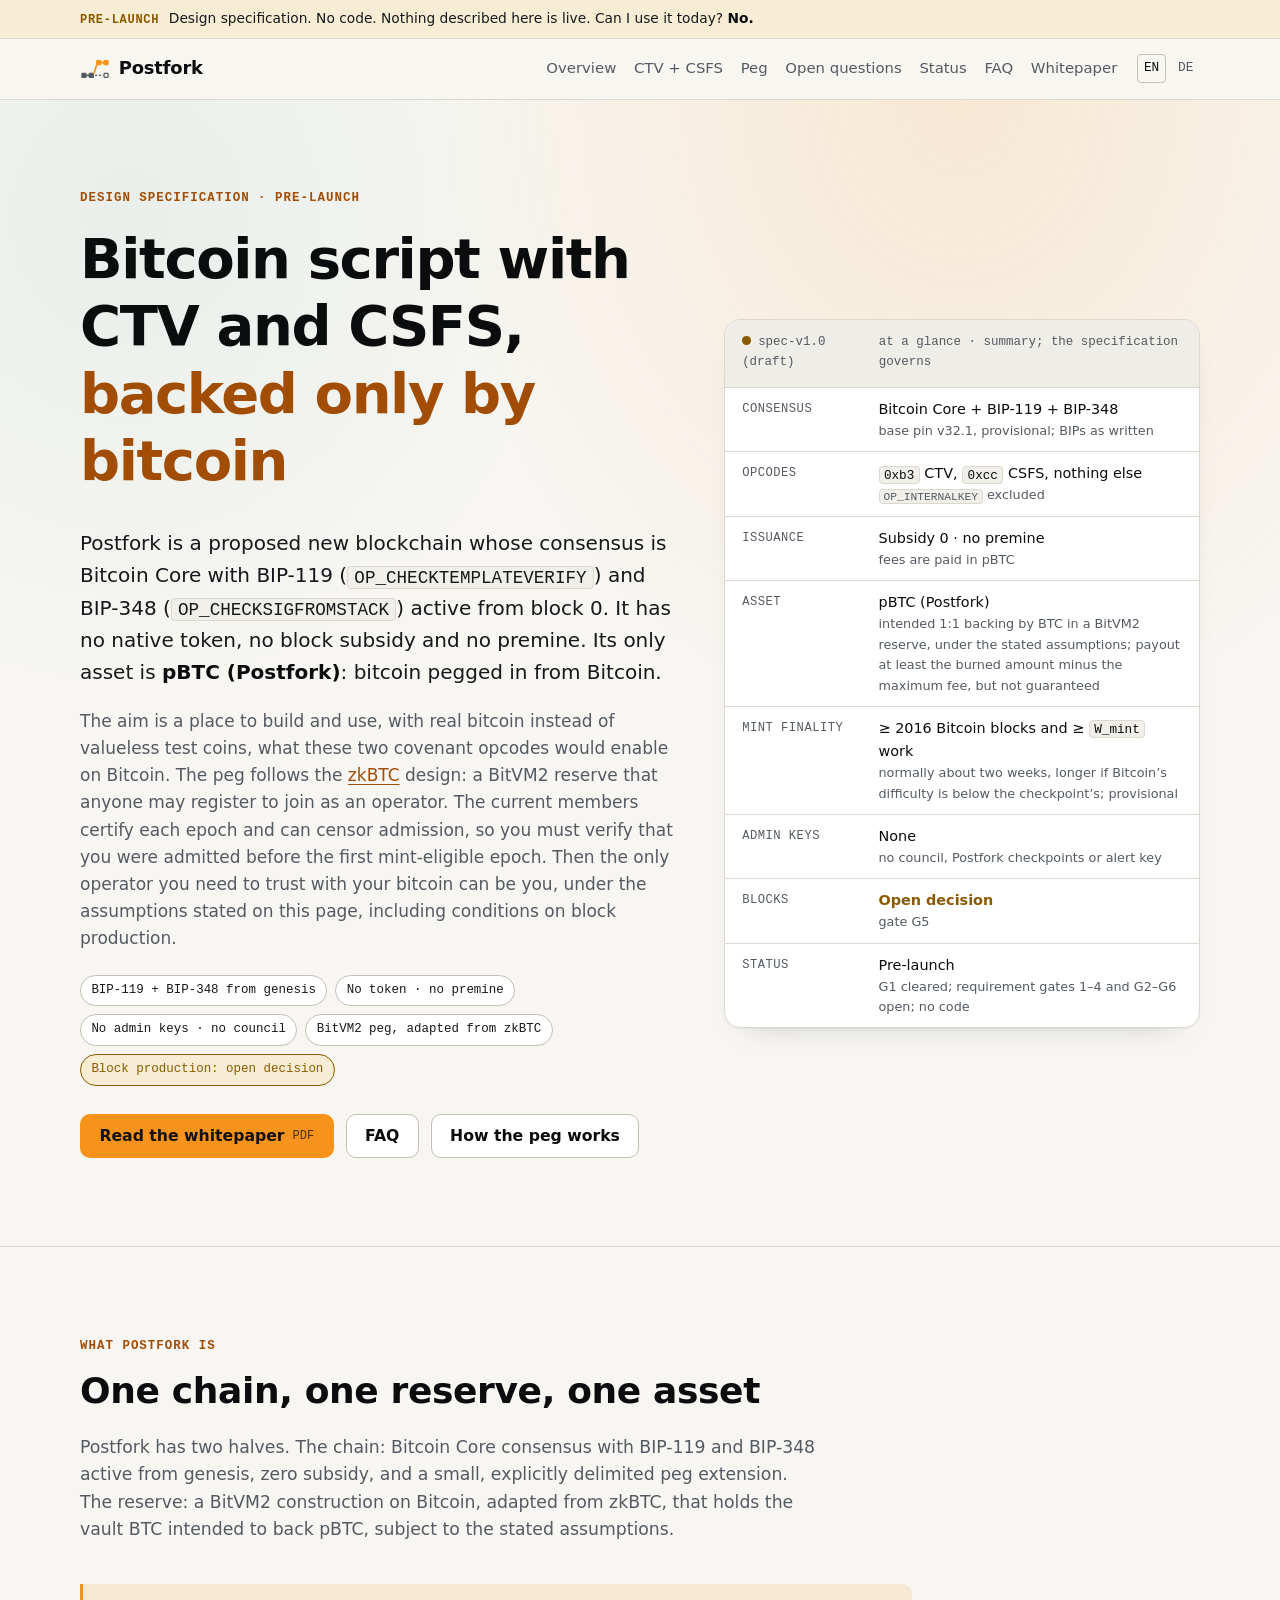
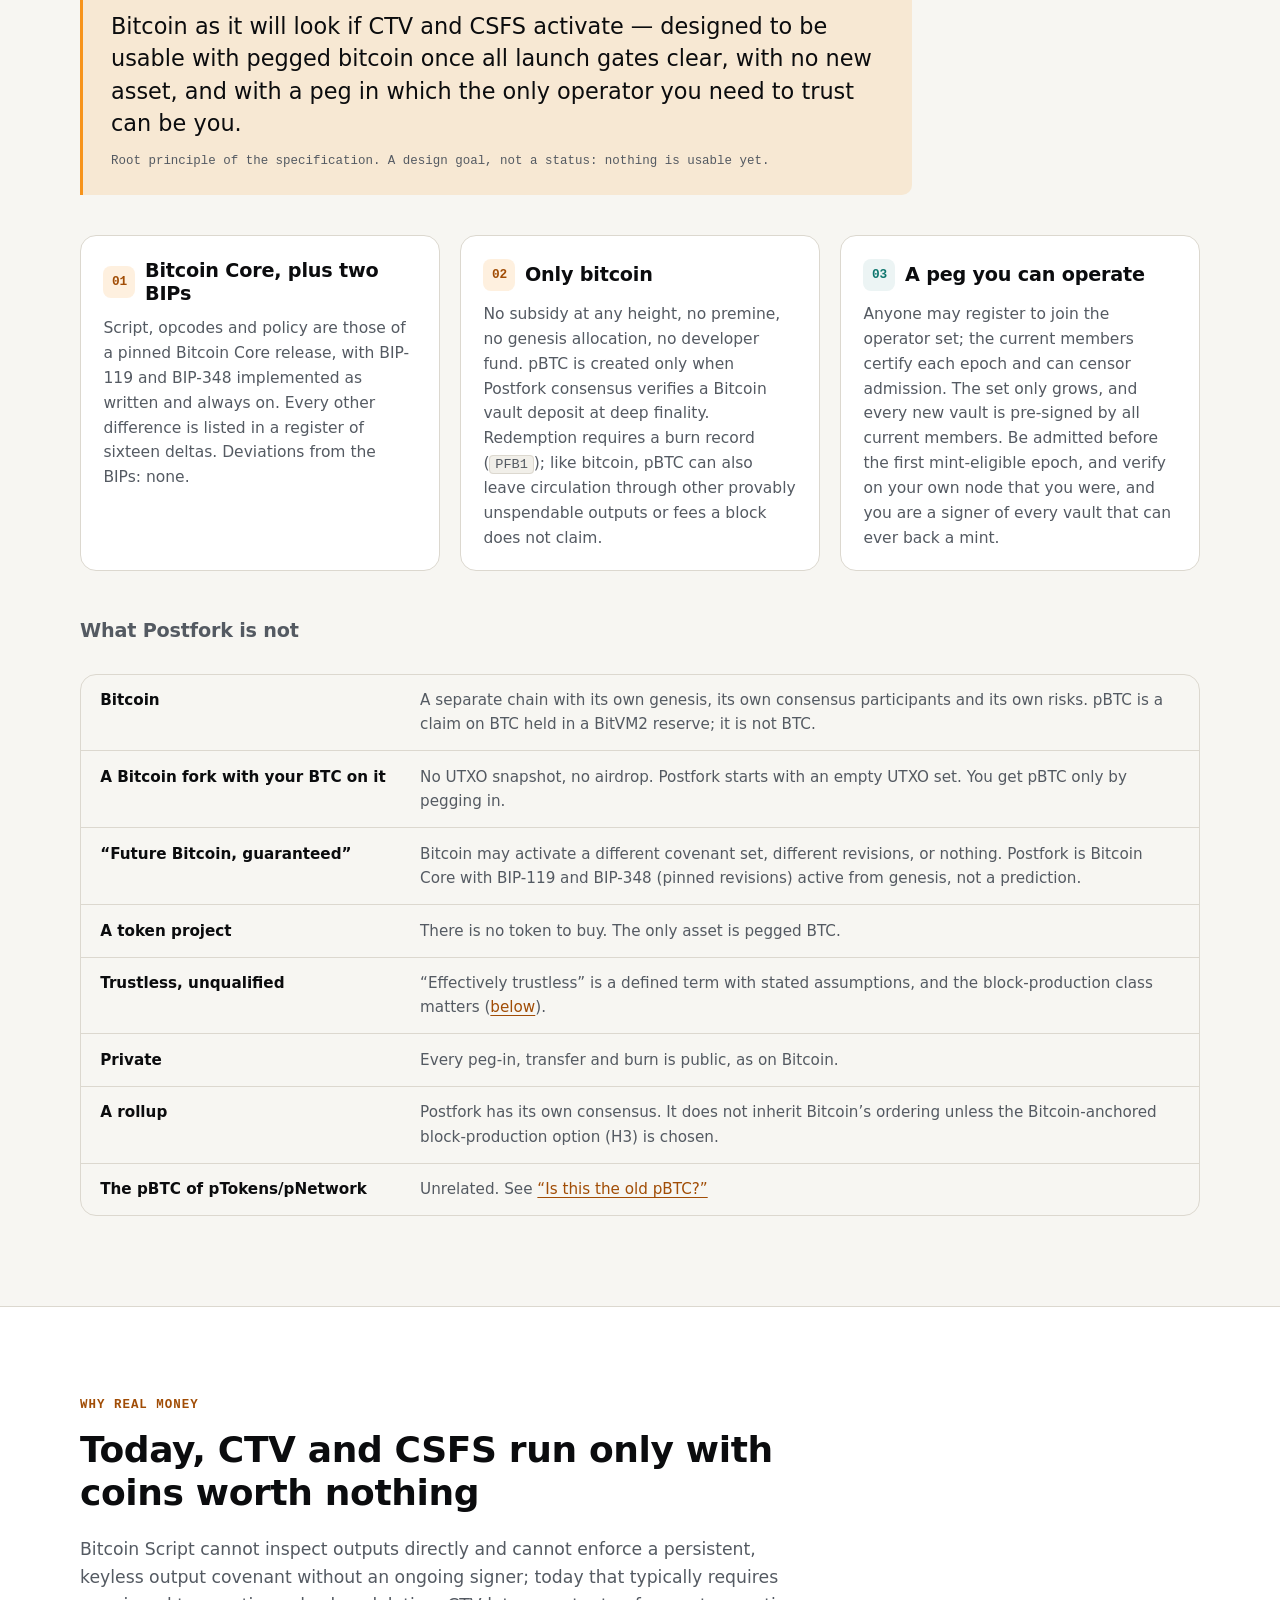
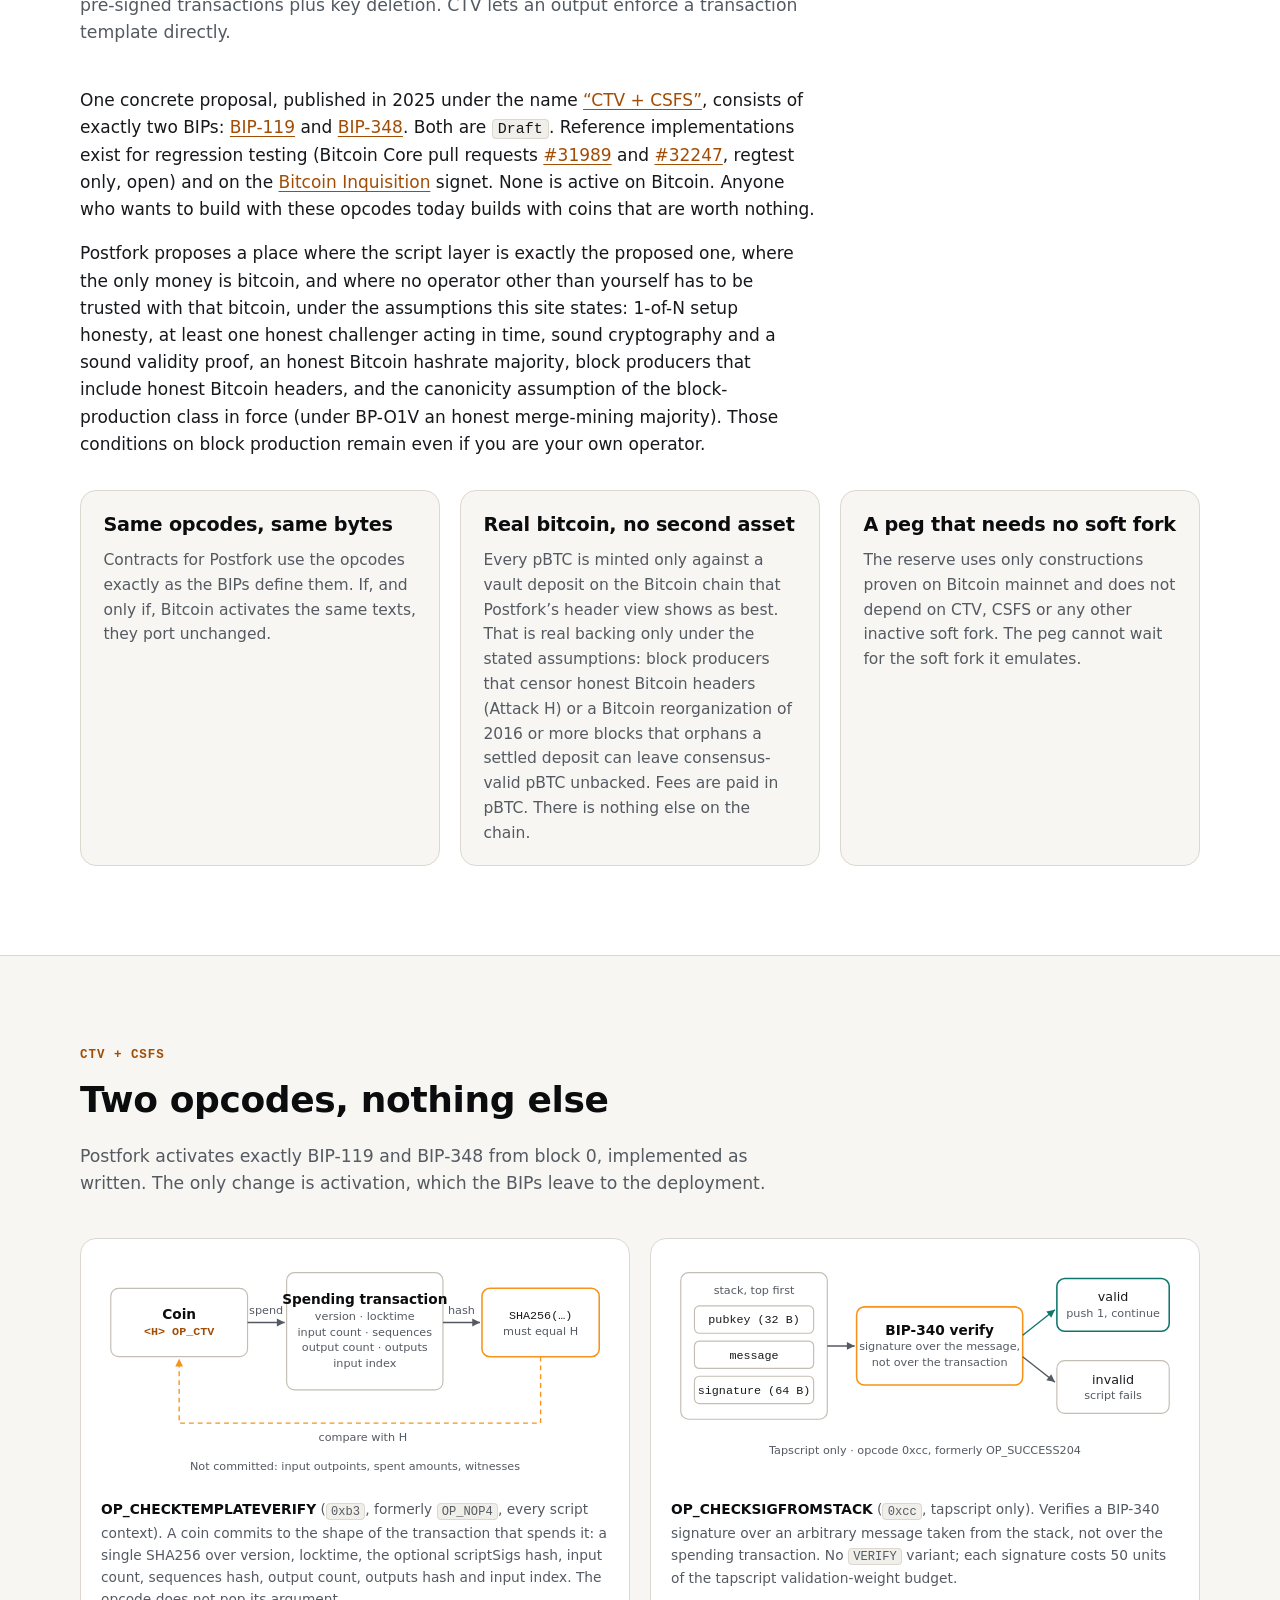
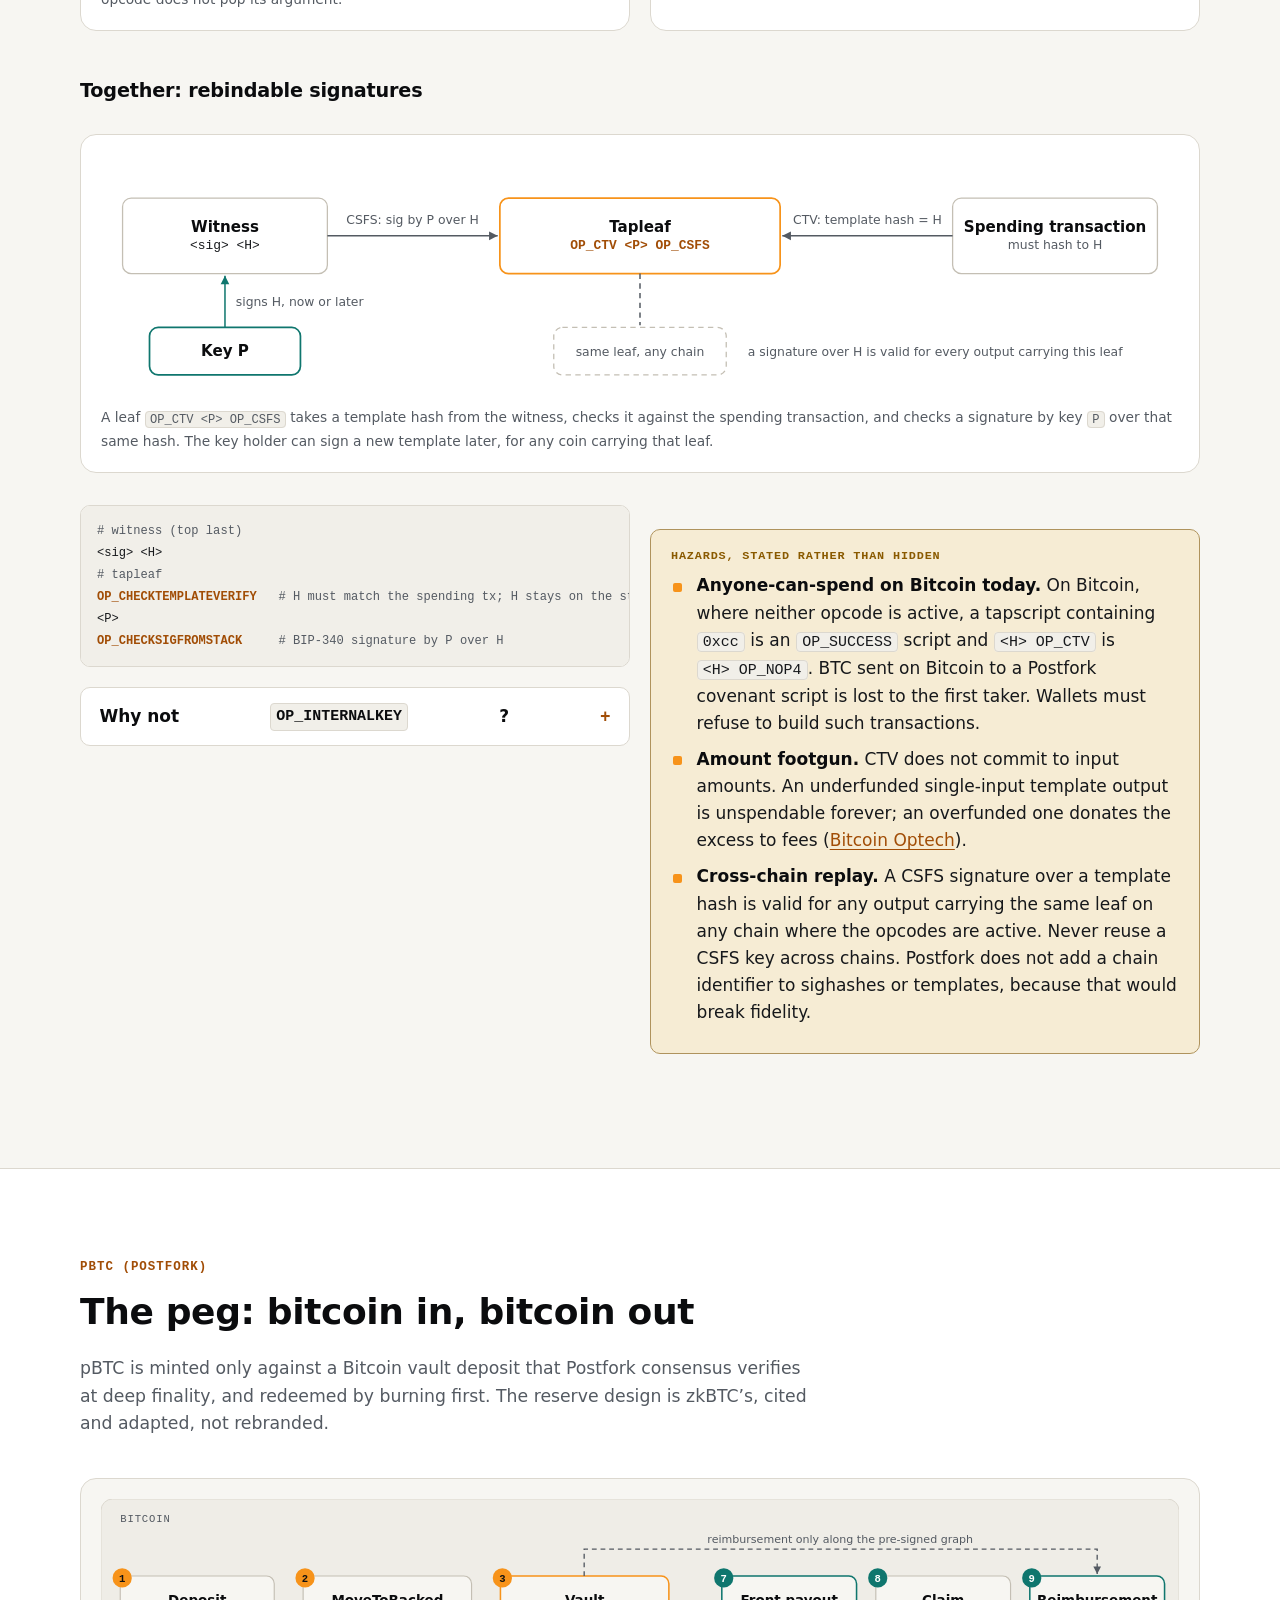
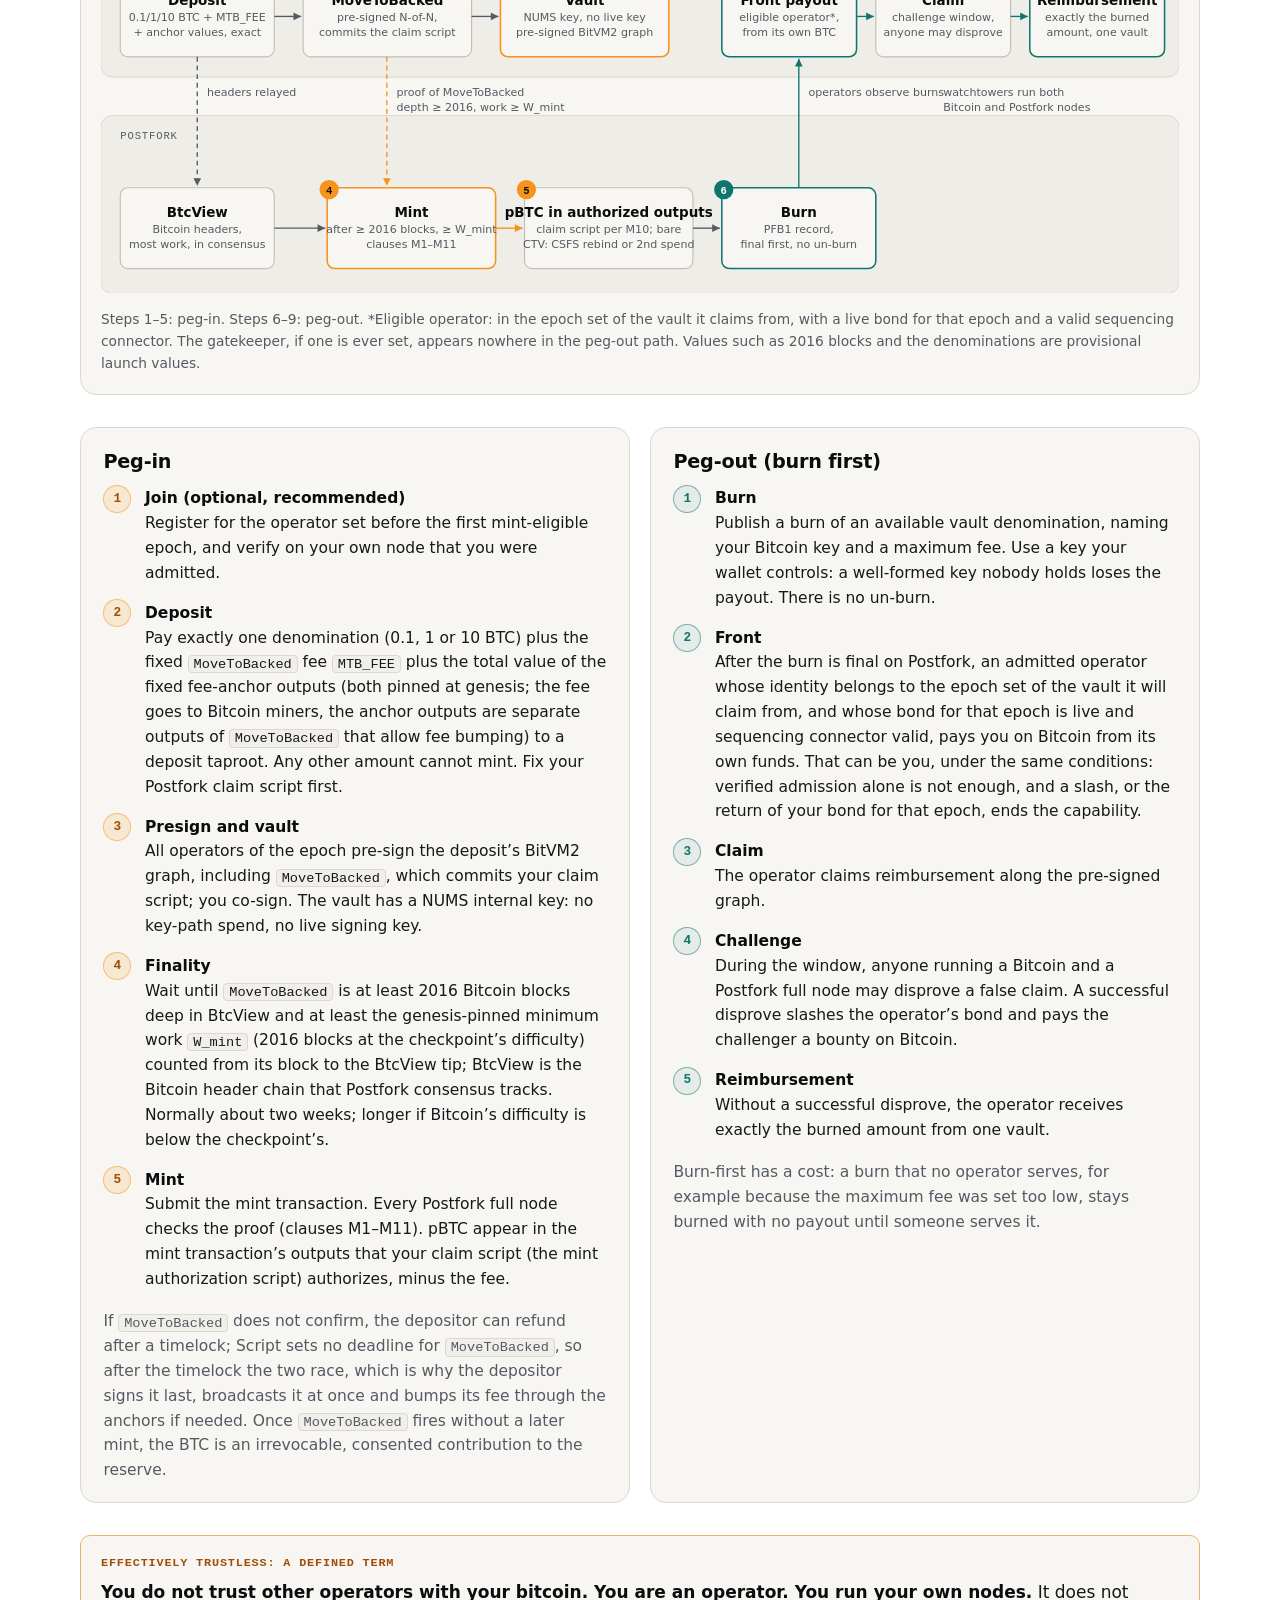
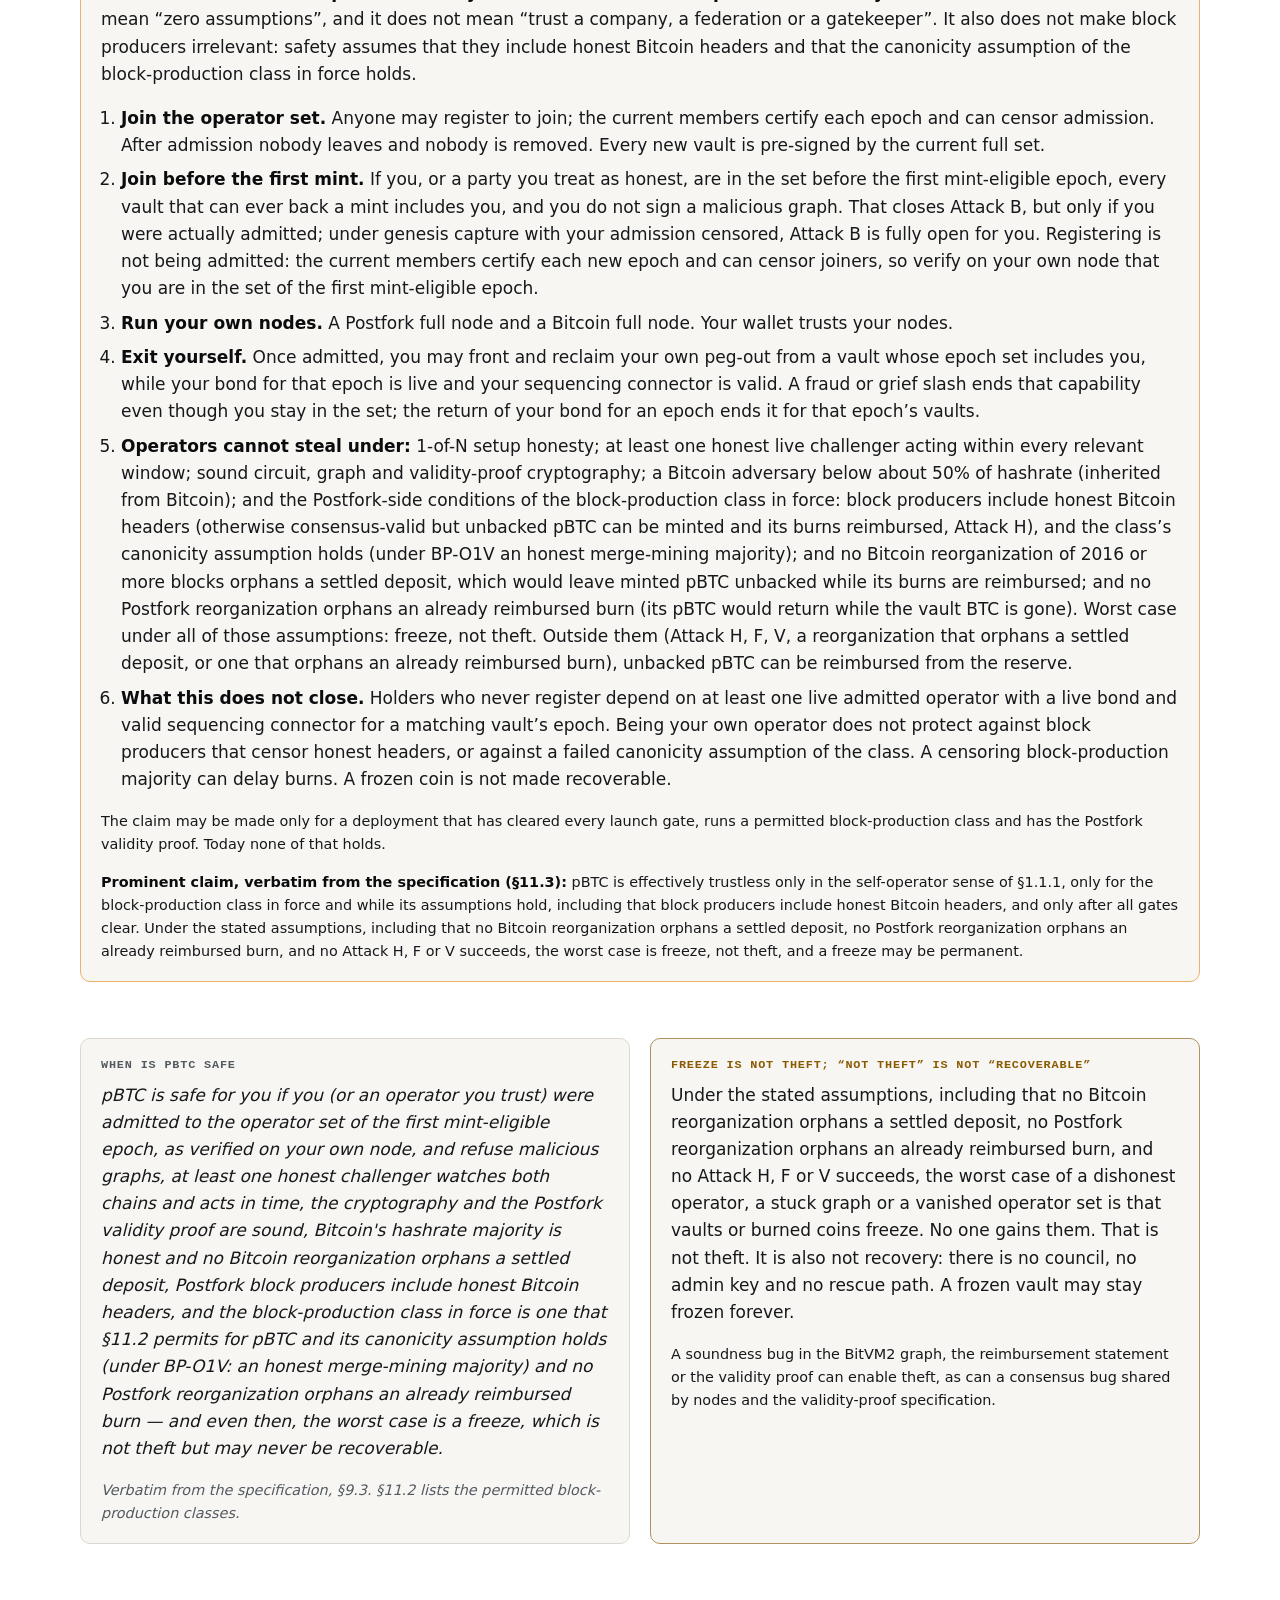
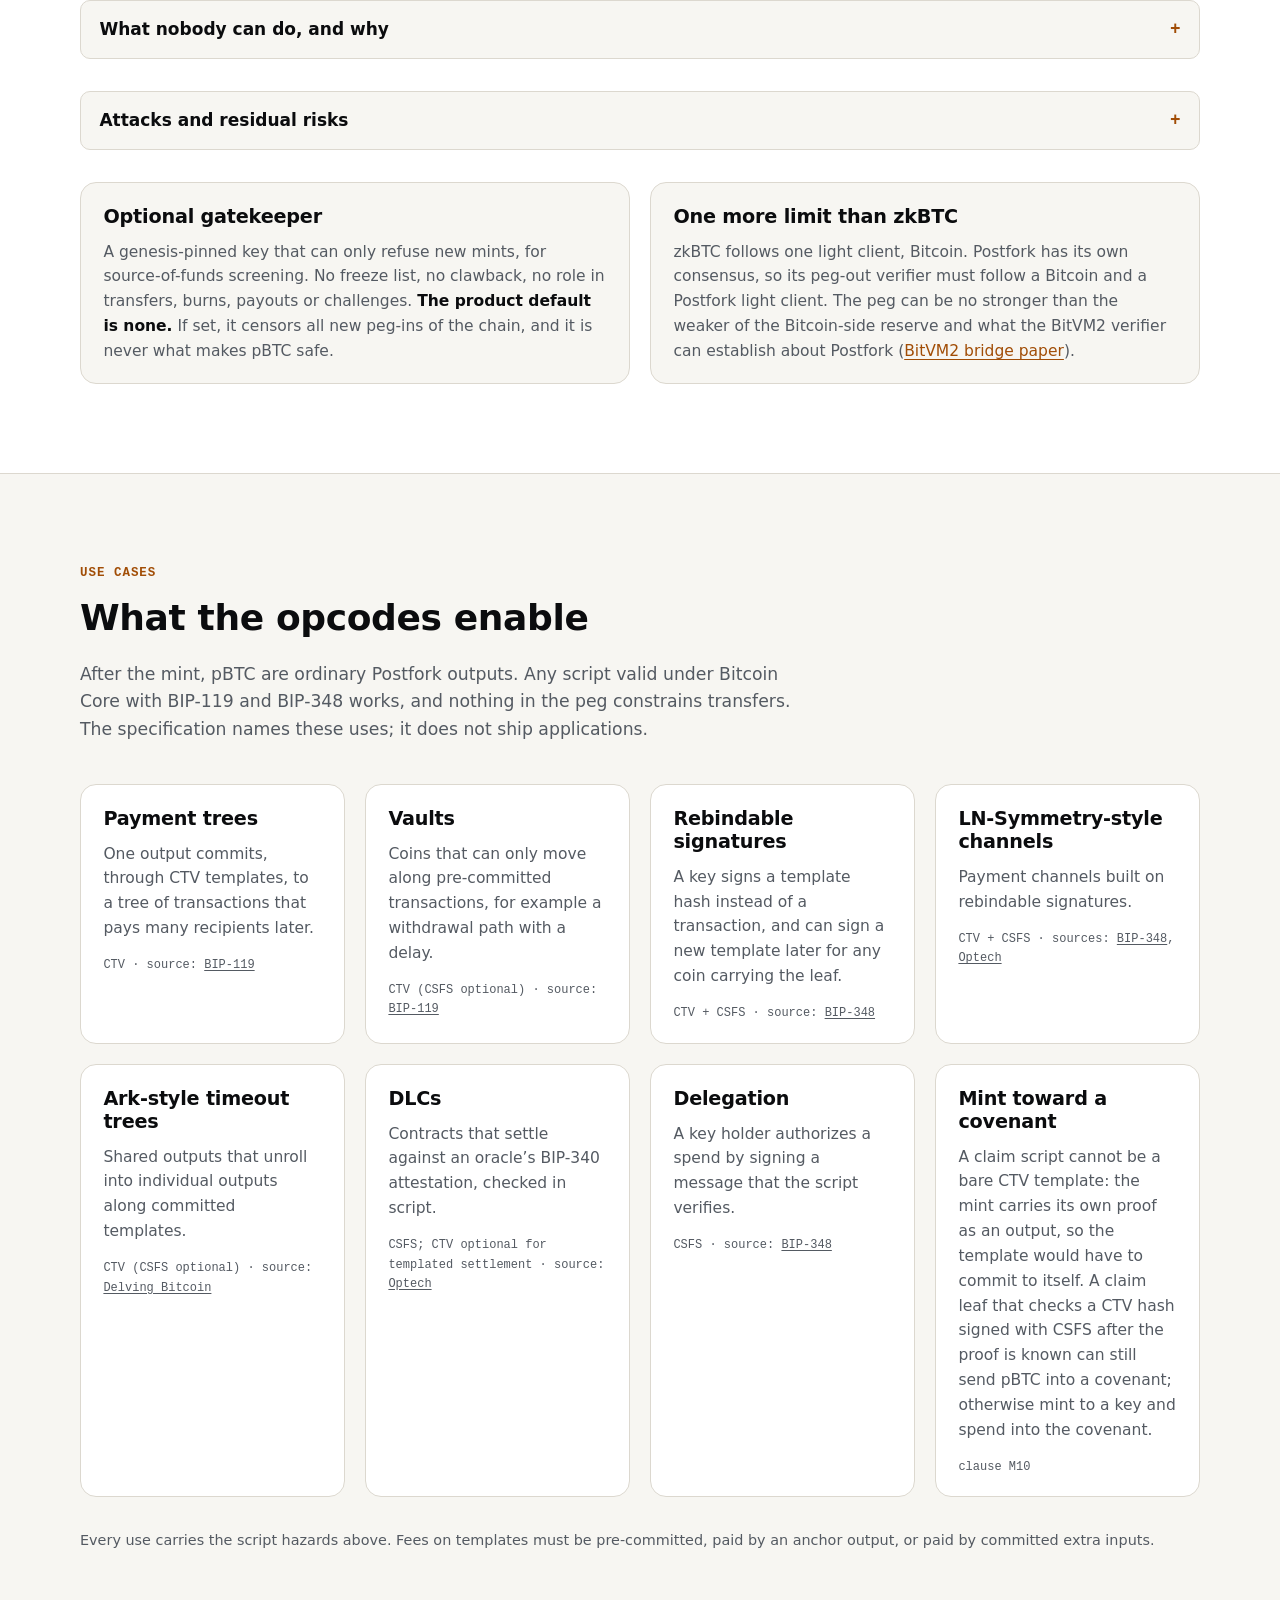
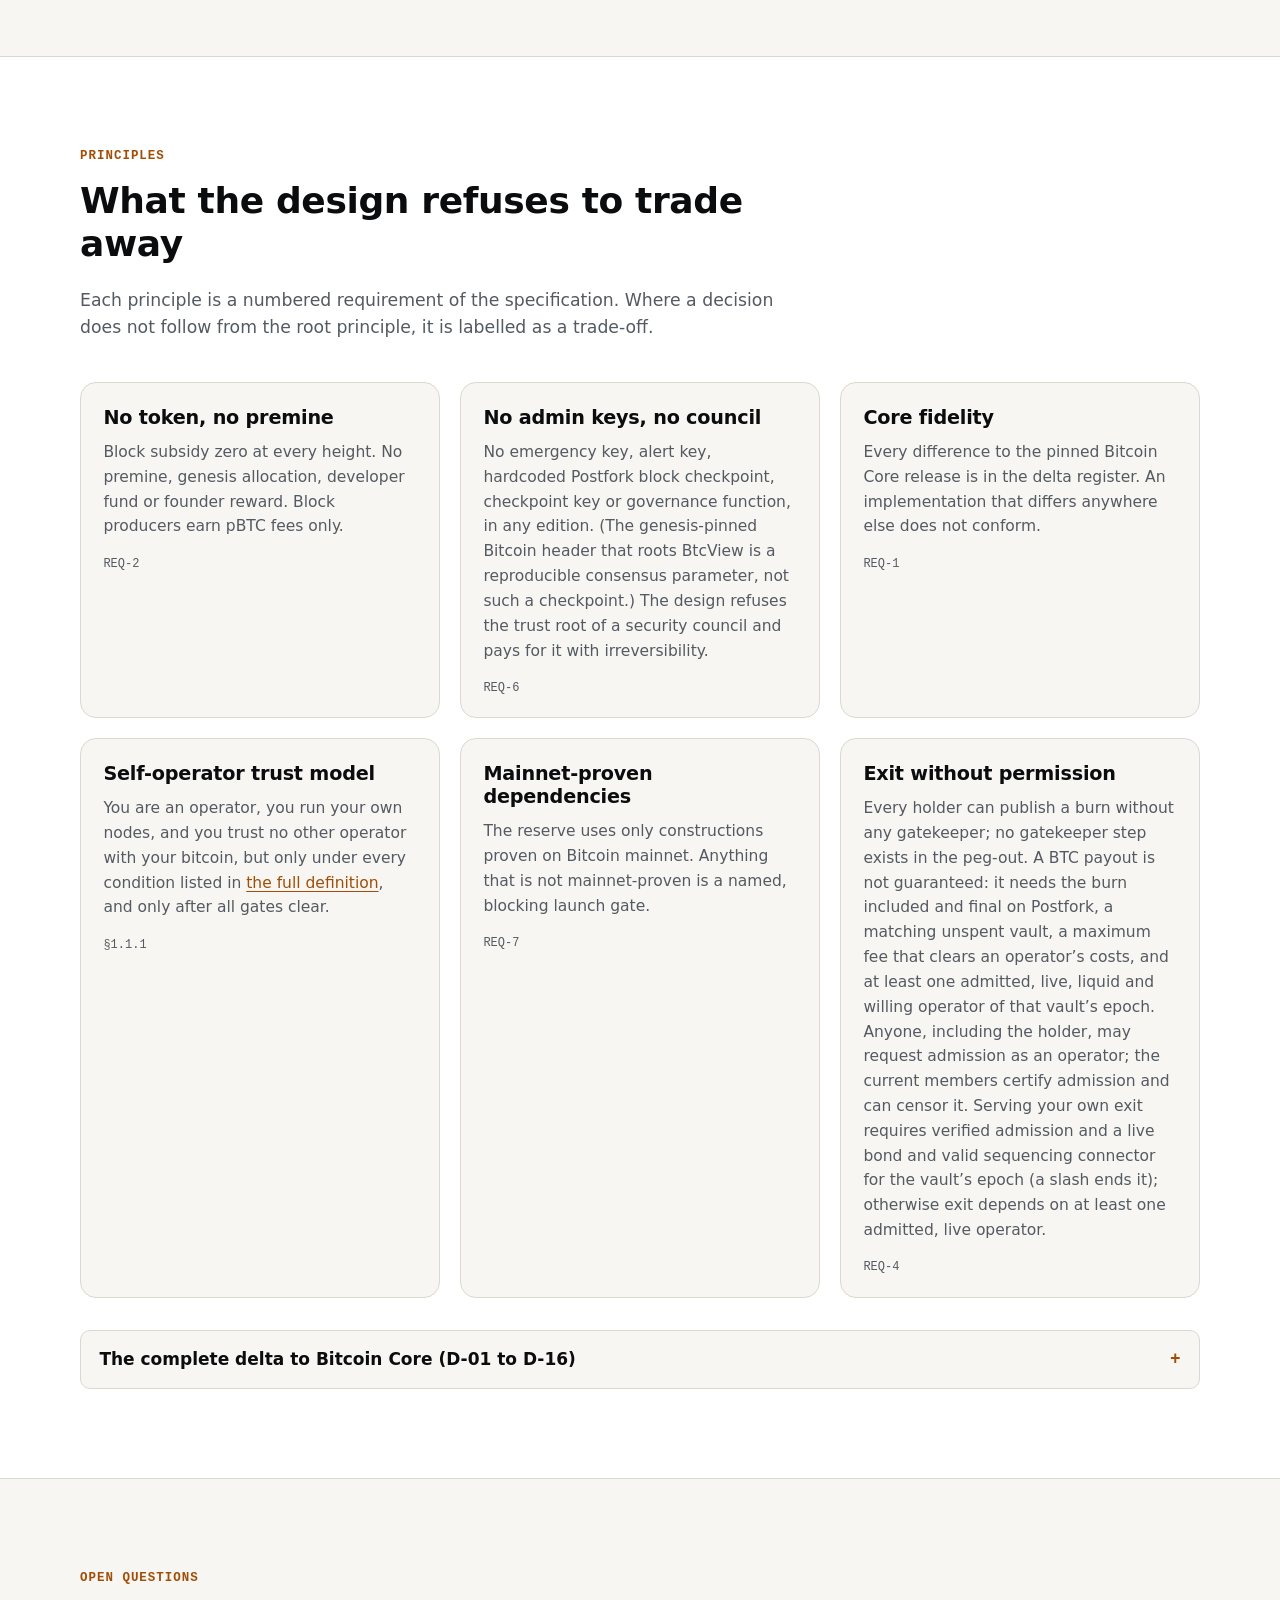
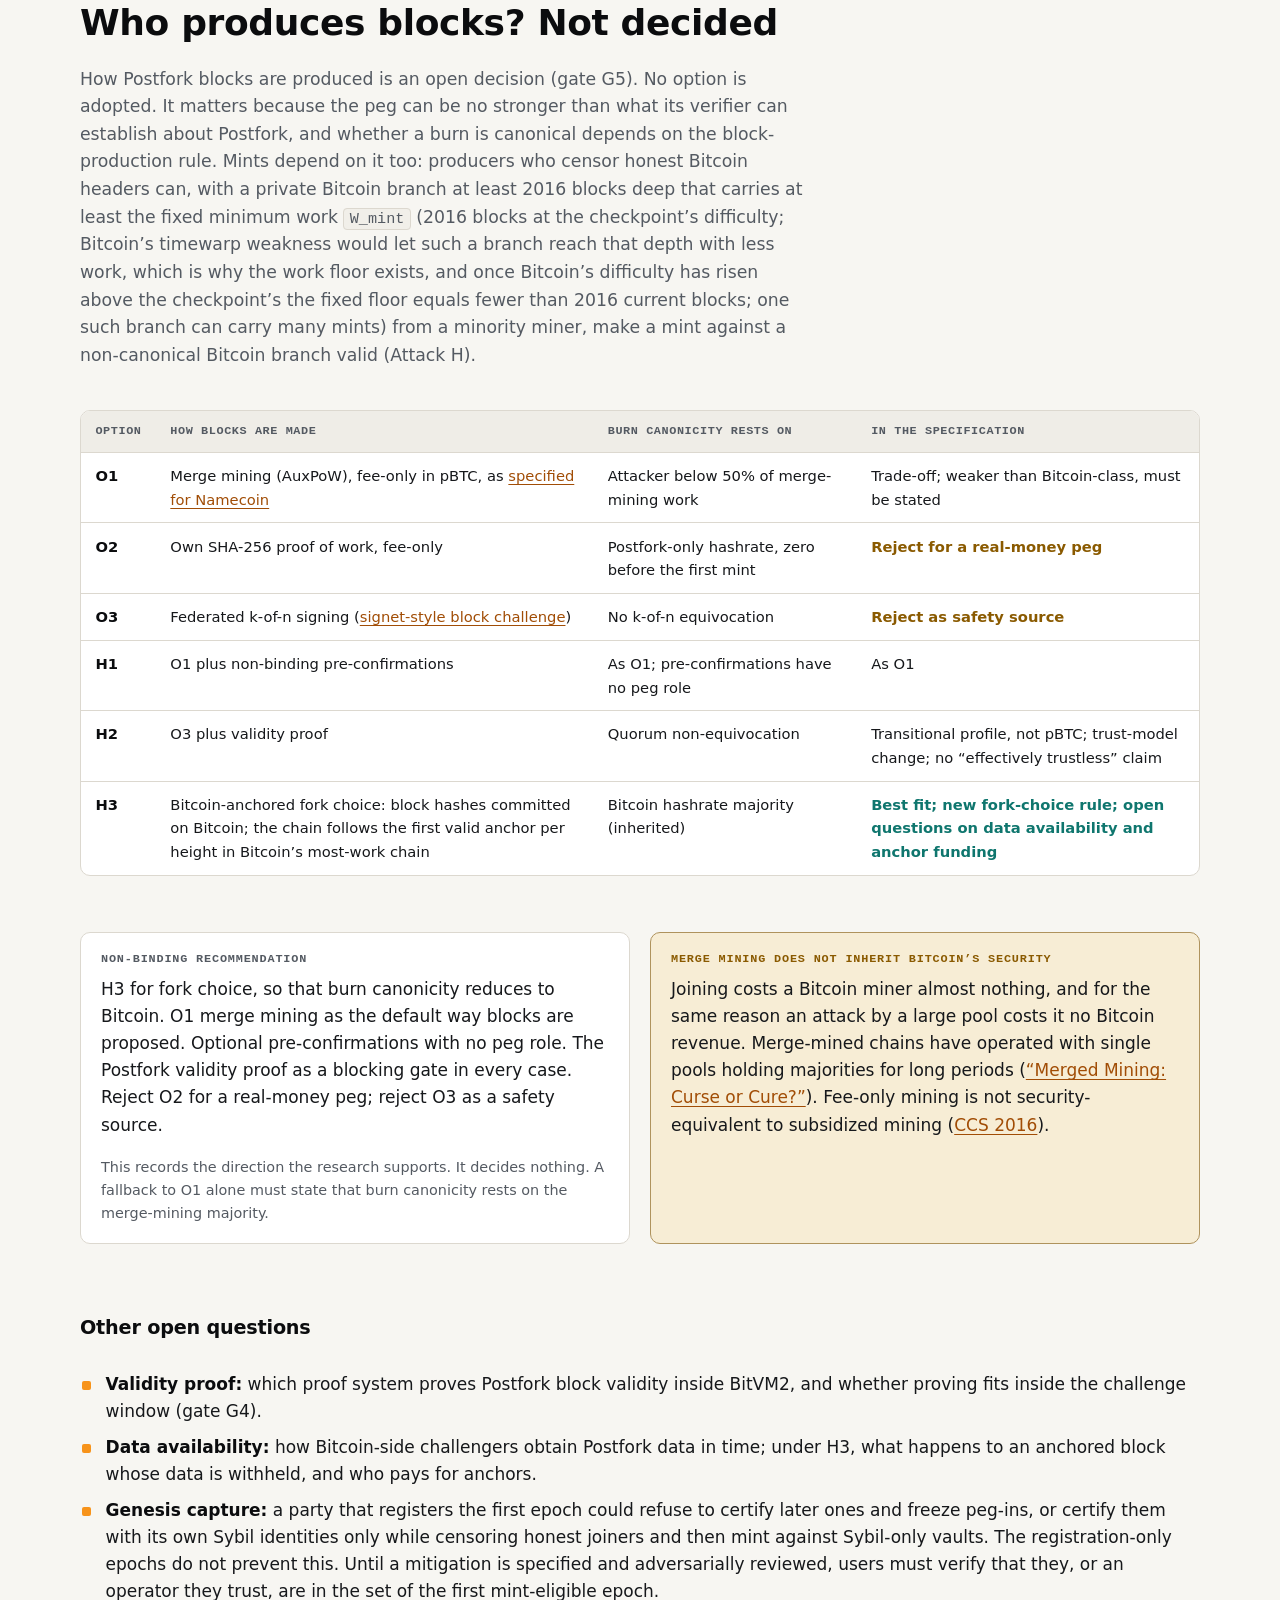
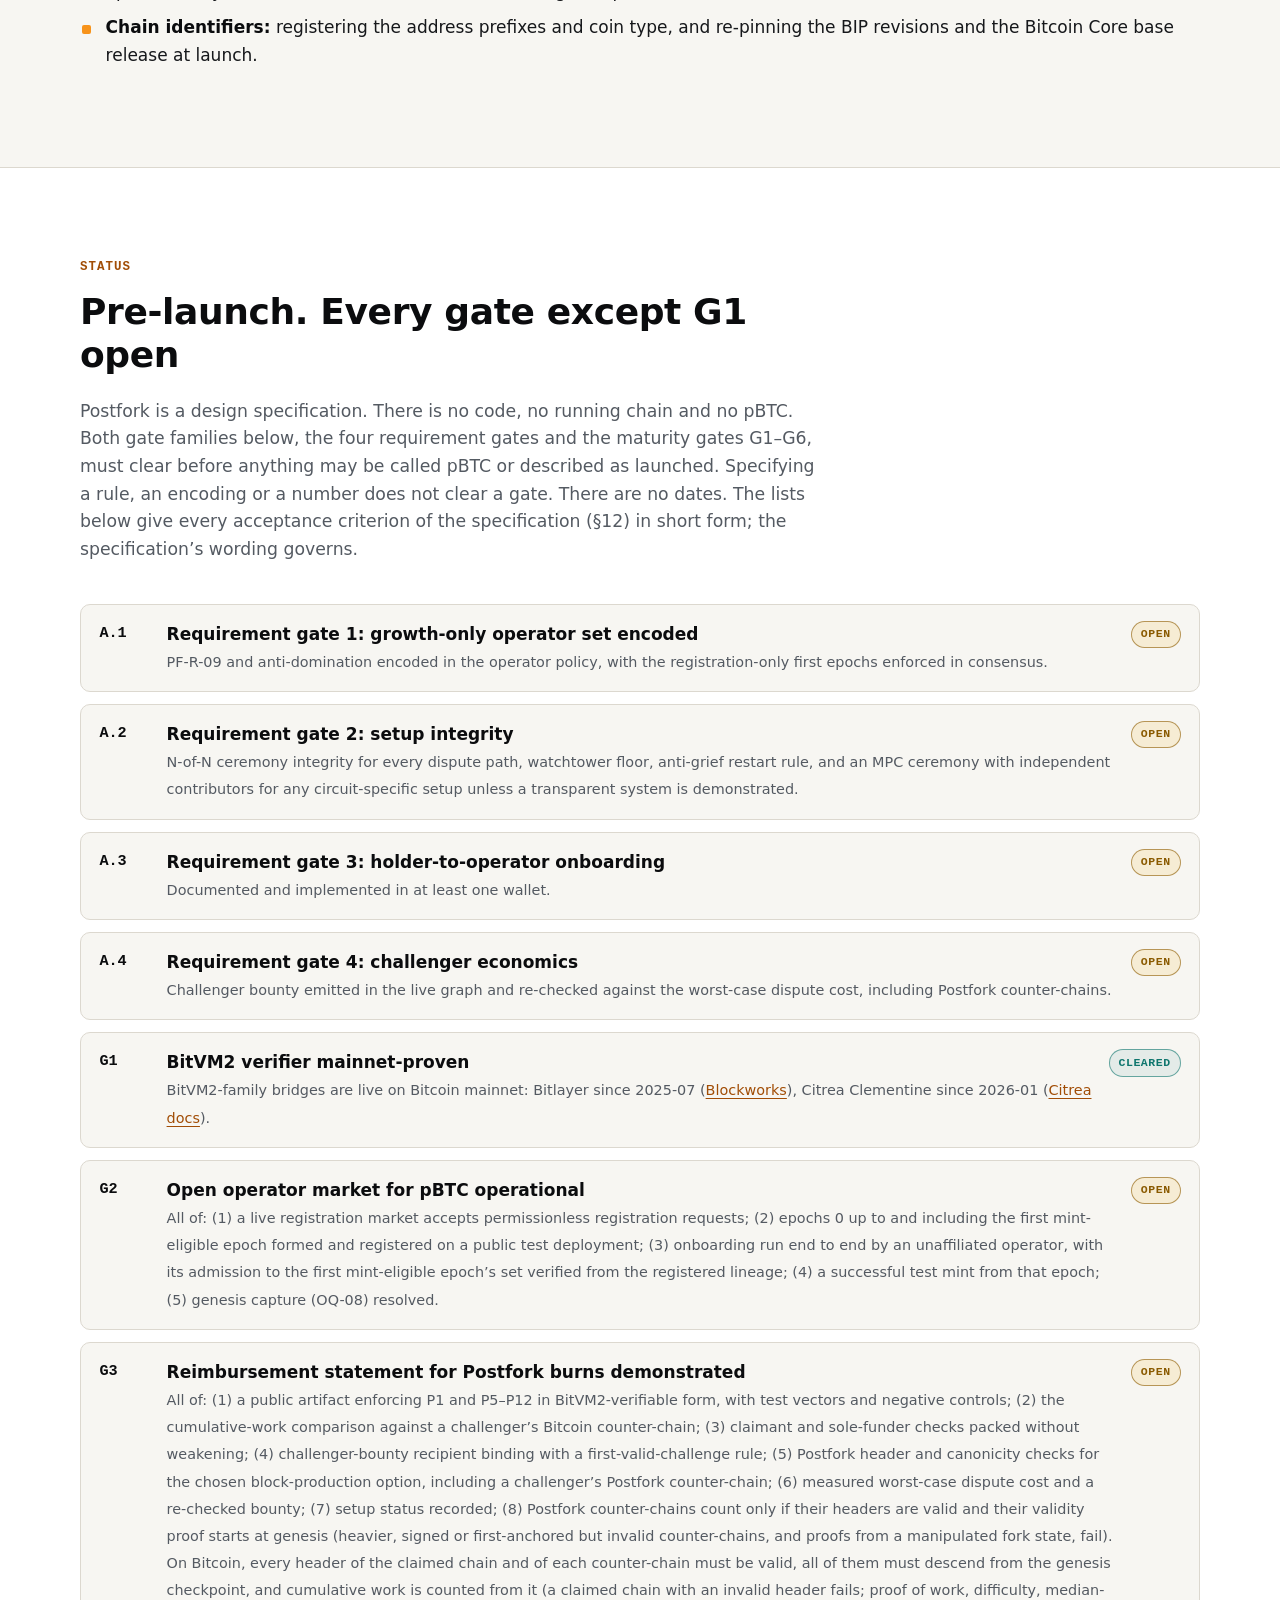
<file: index.html>
<!doctype html>
<html lang="en">
<head>
<meta charset="utf-8" />
<meta name="viewport" content="width=device-width, initial-scale=1" />
<title>Postfork — Bitcoin Core with CTV and CSFS from genesis, backed only by pegged bitcoin</title>
<meta name="description" content="A pre-launch design specification: Bitcoin Core with BIP-119 (CTV) and BIP-348 (CSFS) active from genesis. No token, no premine. The only asset is pBTC (Postfork), bitcoin pegged in through a BitVM2 reserve. Nothing is live." />
<meta name="robots" content="index, follow, max-image-preview:large" />
<meta name="theme-color" content="#0b0c0e" media="(prefers-color-scheme: dark)" />
<meta name="theme-color" content="#f7f6f2" media="(prefers-color-scheme: light)" />
<link rel="canonical" href="https://postfork.org/" />
<link rel="alternate" hreflang="en" href="https://postfork.org/" />
<link rel="alternate" hreflang="de" href="https://postfork.org/de/" />
<link rel="alternate" hreflang="x-default" href="https://postfork.org/" />
<link rel="icon" href="/favicon.svg" type="image/svg+xml" />
<link rel="sitemap" type="application/xml" href="/sitemap.xml" />
<link rel="stylesheet" href="/styles.css" />
<meta property="og:type" content="website" />
<meta property="og:site_name" content="Postfork" />
<meta property="og:title" content="Postfork — Bitcoin Core with CTV and CSFS from genesis, backed only by pegged bitcoin" />
<meta property="og:description" content="A pre-launch design specification: Bitcoin Core with BIP-119 (CTV) and BIP-348 (CSFS) active from genesis. No token, no premine. The only asset is pBTC (Postfork), bitcoin pegged in through a BitVM2 reserve. Nothing is live." />
<meta property="og:url" content="https://postfork.org/" />
<meta property="og:locale" content="en_US" />
<meta property="og:locale:alternate" content="de_DE" />
<meta property="og:image" content="https://postfork.org/og.jpg" />
<meta property="og:image:type" content="image/jpeg" />
<meta property="og:image:width" content="1200" />
<meta property="og:image:height" content="630" />
<meta property="og:image:alt" content="Postfork: Bitcoin Core with CTV and CSFS from genesis. Design specification, pre-launch." />
<meta name="twitter:card" content="summary_large_image" />
<meta name="twitter:title" content="Postfork — Bitcoin Core with CTV and CSFS from genesis, backed only by pegged bitcoin" />
<meta name="twitter:description" content="A pre-launch design specification: Bitcoin Core with BIP-119 (CTV) and BIP-348 (CSFS) active from genesis. No token, no premine. The only asset is pBTC (Postfork), bitcoin pegged in through a BitVM2 reserve. Nothing is live." />
<meta name="twitter:image" content="https://postfork.org/og.jpg" />
<meta name="twitter:image:alt" content="Postfork: Bitcoin Core with CTV and CSFS from genesis. Design specification, pre-launch." />
<script type="application/ld+json">
{
  "@context": "https://schema.org",
  "@type": "WebSite",
  "name": "Postfork",
  "url": "https://postfork.org/",
  "inLanguage": ["en", "de"],
  "description": "Pre-launch design specification of Postfork: Bitcoin Core with BIP-119 and BIP-348 active from genesis, and pBTC (Postfork), a BitVM2-backed bitcoin peg. Nothing is live."
}
</script>
</head>
<body>
<a class="skip" href="#main">Skip to content</a>
<div class="status-strip" role="note"><div class="wrap"><span class="tag">Pre-launch</span><span>Design specification. No code. Nothing described here is live. Can I use it today? <strong>No.</strong></span></div></div>
<header class="site-header">
  <div class="wrap">
    <a class="brand" href="/" aria-label="Postfork"><svg viewBox="2 7 28 19" width="30" height="20" aria-hidden="true" focusable="false"><rect class="logo-base" x="3" y="20" width="5" height="5" rx="1"/><rect class="logo-base" x="10" y="20" width="5" height="5" rx="1"/><path class="logo-link" d="M8 22.5h2"/><path class="logo-ghost" d="M16 22.5h7.5"/><rect class="logo-ghost-box" x="24.6" y="20.6" width="3.8" height="3.8" rx="0.8"/><path class="logo-accent-link" d="M15 20.5L17.5 13"/><rect class="logo-accent" x="17" y="8" width="5" height="5" rx="1"/><path class="logo-accent-link" d="M22 10.5h2"/><rect class="logo-accent" x="24" y="8" width="5" height="5" rx="1"/></svg><span>Postfork</span></a>
    <nav class="site-nav" aria-label="Main">
      <a href="/#what">Overview</a><a href="/#opcodes">CTV + CSFS</a><a href="/#peg">Peg</a><a href="/#open">Open questions</a><a href="/#status">Status</a><a href="/faq/">FAQ</a><a href="/white-paper/">Whitepaper</a>
    </nav>
    <div class="langs" role="group" aria-label="Language">
      <a href="/" hreflang="en" lang="en" aria-current="true">EN</a>
      <a href="/de/" hreflang="de" lang="de">DE</a>
    </div>
  </div>
</header>
<main id="main">

<section class="hero" aria-labelledby="hero-title">
  <div class="wrap">
    <div>
      <p class="eyebrow">Design specification · pre-launch</p>
      <h1 id="hero-title">Bitcoin script with CTV and CSFS, <span class="hl">backed only by bitcoin</span></h1>
      <p class="lede">Postfork is a proposed new blockchain whose consensus is Bitcoin Core with BIP-119 (<code>OP_CHECKTEMPLATEVERIFY</code>) and BIP-348 (<code>OP_CHECKSIGFROMSTACK</code>) active from block 0. It has no native token, no block subsidy and no premine. Its only asset is <strong>pBTC (Postfork)</strong>: bitcoin pegged in from Bitcoin.</p>
      <p class="lede-2">The aim is a place to build and use, with real bitcoin instead of valueless test coins, what these two covenant opcodes would enable on Bitcoin. The peg follows the <a href="https://github.com/zk-BTC/zkbtc">zkBTC</a> design: a BitVM2 reserve that anyone may register to join as an operator. The current members certify each epoch and can censor admission, so you must verify that you were admitted before the first mint-eligible epoch. Then the only operator you need to trust with your bitcoin can be you, under the assumptions stated on this page, including conditions on block production.</p>
      <ul class="chips" aria-label="Key properties">
        <li>BIP-119 + BIP-348 from genesis</li>
        <li>No token · no premine</li>
        <li>No admin keys · no council</li>
        <li>BitVM2 peg, adapted from zkBTC</li>
        <li class="open">Block production: open decision</li>
      </ul>
      <div class="actions">
        <a class="btn btn-primary" href="/white-paper/">Read the whitepaper <small>PDF</small></a>
        <a class="btn btn-ghost" href="/faq/">FAQ</a>
        <a class="btn btn-ghost" href="#peg">How the peg works</a>
      </div>
    </div>
    <aside class="spec-card" aria-label="Postfork at a glance">
      <header><span><span class="dot" aria-hidden="true"></span>spec-v1.0 (draft)</span><span>at a glance · summary; the specification governs</span></header>
      <dl>
        <dt>Consensus</dt>
        <dd>Bitcoin Core + BIP-119 + BIP-348<span class="note">base pin v32.1, provisional; BIPs as written</span></dd>
        <dt>Opcodes</dt>
        <dd><code>0xb3</code> CTV, <code>0xcc</code> CSFS, nothing else<span class="note"><code>OP_INTERNALKEY</code> excluded</span></dd>
        <dt>Issuance</dt>
        <dd>Subsidy 0 · no premine<span class="note">fees are paid in pBTC</span></dd>
        <dt>Asset</dt>
        <dd>pBTC (Postfork)<span class="note">intended 1:1 backing by BTC in a BitVM2 reserve, under the stated assumptions; payout at least the burned amount minus the maximum fee, but not guaranteed</span></dd>
        <dt>Mint finality</dt>
        <dd>≥ 2016 Bitcoin blocks and ≥ <code>W_mint</code> work<span class="note">normally about two weeks, longer if Bitcoin’s difficulty is below the checkpoint’s; provisional</span></dd>
        <dt>Admin keys</dt>
        <dd>None<span class="note">no council, Postfork checkpoints or alert key</span></dd>
        <dt>Blocks</dt>
        <dd><span class="open">Open decision</span><span class="note">gate G5</span></dd>
        <dt>Status</dt>
        <dd>Pre-launch<span class="note">G1 cleared; requirement gates 1–4 and G2–G6 open; no code</span></dd>
      </dl>
    </aside>
  </div>
</section>

<section class="section" id="what" aria-labelledby="what-title">
  <div class="wrap">
    <div class="section-head">
      <p class="kicker">What Postfork is</p>
      <h2 id="what-title">One chain, one reserve, one asset</h2>
      <p>Postfork has two halves. The chain: Bitcoin Core consensus with BIP-119 and BIP-348 active from genesis, zero subsidy, and a small, explicitly delimited peg extension. The reserve: a BitVM2 construction on Bitcoin, adapted from zkBTC, that holds the vault BTC intended to back pBTC, subject to the stated assumptions.</p>
    </div>
    <blockquote class="principle">
      <p>Bitcoin as it will look if CTV and CSFS activate — designed to be usable with pegged bitcoin once all launch gates clear, with no new asset, and with a peg in which the only operator you need to trust can be you.</p>
      <cite>Root principle of the specification. A design goal, not a status: nothing is usable yet.</cite>
    </blockquote>
    <div class="grid grid-3">
      <article class="card">
        <h3><span class="ico" aria-hidden="true">01</span>Bitcoin Core, plus two BIPs</h3>
        <p>Script, opcodes and policy are those of a pinned Bitcoin Core release, with BIP-119 and BIP-348 implemented as written and always on. Every other difference is listed in a register of sixteen deltas. Deviations from the BIPs: none.</p>
      </article>
      <article class="card">
        <h3><span class="ico" aria-hidden="true">02</span>Only bitcoin</h3>
        <p>No subsidy at any height, no premine, no genesis allocation, no developer fund. pBTC is created only when Postfork consensus verifies a Bitcoin vault deposit at deep finality. Redemption requires a burn record (<code>PFB1</code>); like bitcoin, pBTC can also leave circulation through other provably unspendable outputs or fees a block does not claim.</p>
      </article>
      <article class="card">
        <h3><span class="ico branch" aria-hidden="true">03</span>A peg you can operate</h3>
        <p>Anyone may register to join the operator set; the current members certify each epoch and can censor admission. The set only grows, and every new vault is pre-signed by all current members. Be admitted before the first mint-eligible epoch, and verify on your own node that you were, and you are a signer of every vault that can ever back a mint.</p>
      </article>
    </div>

    <h3 class="muted">What Postfork is not</h3>
    <ul class="isnot">
      <li><span>Bitcoin</span><span>A separate chain with its own genesis, its own consensus participants and its own risks. pBTC is a claim on BTC held in a BitVM2 reserve; it is not BTC.</span></li>
      <li><span>A Bitcoin fork with your BTC on it</span><span>No UTXO snapshot, no airdrop. Postfork starts with an empty UTXO set. You get pBTC only by pegging in.</span></li>
      <li><span>“Future Bitcoin, guaranteed”</span><span>Bitcoin may activate a different covenant set, different revisions, or nothing. Postfork is Bitcoin Core with BIP-119 and BIP-348 (pinned revisions) active from genesis, not a prediction.</span></li>
      <li><span>A token project</span><span>There is no token to buy. The only asset is pegged BTC.</span></li>
      <li><span>Trustless, unqualified</span><span>“Effectively trustless” is a defined term with stated assumptions, and the block-production class matters (<a href="#trust">below</a>).</span></li>
      <li><span>Private</span><span>Every peg-in, transfer and burn is public, as on Bitcoin.</span></li>
      <li><span>A rollup</span><span>Postfork has its own consensus. It does not inherit Bitcoin’s ordering unless the Bitcoin-anchored block-production option (H3) is chosen.</span></li>
      <li><span>The pBTC of pTokens/pNetwork</span><span>Unrelated. See <a href="/faq/#is-this-the-old-pbtc">“Is this the old pBTC?”</a></span></li>
    </ul>
  </div>
</section>

<section class="section alt" id="why" aria-labelledby="why-title">
  <div class="wrap">
    <div class="section-head">
      <p class="kicker">Why real money</p>
      <h2 id="why-title">Today, CTV and CSFS run only with coins worth nothing</h2>
      <p>Bitcoin Script cannot inspect outputs directly and cannot enforce a persistent, keyless output covenant without an ongoing signer; today that typically requires pre-signed transactions plus key deletion. CTV lets an output enforce a transaction template directly.</p>
    </div>
    <div class="prose">
      <p>One concrete proposal, published in 2025 under the name <a href="https://ctv-csfs.com/">“CTV + CSFS”</a>, consists of exactly two BIPs: <a href="https://github.com/bitcoin/bips/blob/master/bip-0119.mediawiki">BIP-119</a> and <a href="https://github.com/bitcoin/bips/blob/master/bip-0348.md">BIP-348</a>. Both are <code>Draft</code>. Reference implementations exist for regression testing (Bitcoin Core pull requests <a href="https://github.com/bitcoin/bitcoin/pull/31989">#31989</a> and <a href="https://github.com/bitcoin/bitcoin/pull/32247">#32247</a>, regtest only, open) and on the <a href="https://github.com/bitcoin-inquisition/bitcoin/releases">Bitcoin Inquisition</a> signet. None is active on Bitcoin. Anyone who wants to build with these opcodes today builds with coins that are worth nothing.</p>
      <p>Postfork proposes a place where the script layer is exactly the proposed one, where the only money is bitcoin, and where no operator other than yourself has to be trusted with that bitcoin, under the assumptions this site states: 1-of-N setup honesty, at least one honest challenger acting in time, sound cryptography and a sound validity proof, an honest Bitcoin hashrate majority, block producers that include honest Bitcoin headers, and the canonicity assumption of the block-production class in force (under BP-O1V an honest merge-mining majority). Those conditions on block production remain even if you are your own operator.</p>
    </div>
    <div class="grid grid-3">
      <article class="card">
        <h3>Same opcodes, same bytes</h3>
        <p>Contracts for Postfork use the opcodes exactly as the BIPs define them. If, and only if, Bitcoin activates the same texts, they port unchanged.</p>
      </article>
      <article class="card">
        <h3>Real bitcoin, no second asset</h3>
        <p>Every pBTC is minted only against a vault deposit on the Bitcoin chain that Postfork’s header view shows as best. That is real backing only under the stated assumptions: block producers that censor honest Bitcoin headers (Attack H) or a Bitcoin reorganization of 2016 or more blocks that orphans a settled deposit can leave consensus-valid pBTC unbacked. Fees are paid in pBTC. There is nothing else on the chain.</p>
      </article>
      <article class="card">
        <h3>A peg that needs no soft fork</h3>
        <p>The reserve uses only constructions proven on Bitcoin mainnet and does not depend on CTV, CSFS or any other inactive soft fork. The peg cannot wait for the soft fork it emulates.</p>
      </article>
    </div>
  </div>
</section>

<section class="section" id="opcodes" aria-labelledby="opcodes-title">
  <div class="wrap">
    <div class="section-head">
      <p class="kicker">CTV + CSFS</p>
      <h2 id="opcodes-title">Two opcodes, nothing else</h2>
      <p>Postfork activates exactly BIP-119 and BIP-348 from block 0, implemented as written. The only change is activation, which the BIPs leave to the deployment.</p>
    </div>
    <div class="grid grid-2">
      <figure class="figure compact">
        <svg viewBox="0 0 520 230" role="img" aria-labelledby="ctv-t ctv-d" xmlns="http://www.w3.org/2000/svg"><title id="ctv-t">OP_CHECKTEMPLATEVERIFY</title><desc id="ctv-d">A coin locked with a template hash H can only be spent by a transaction whose committed fields hash to H.</desc><rect class="dg-box " x="10" y="30" width="140" height="70" rx="8"/><text class="dg-strong" x="80.0" y="61.5" text-anchor="middle">Coin</text><text class="dg-mono-accent" x="80.0" y="77.5" text-anchor="middle">&lt;H&gt; OP_CTV</text><rect class="dg-box " x="190" y="14" width="160" height="120" rx="8"/><text class="dg-strong" x="270.0" y="46.5" text-anchor="middle">Spending transaction</text><text class="dg-small" x="270.0" y="62.5" text-anchor="middle">version · locktime</text><text class="dg-small" x="270.0" y="78.5" text-anchor="middle">input count · sequences</text><text class="dg-small" x="270.0" y="94.5" text-anchor="middle">output count · outputs</text><text class="dg-small" x="270.0" y="110.5" text-anchor="middle">input index</text><rect class="dg-box accent" x="390" y="30" width="120" height="70" rx="8"/><text class="dg-mono" x="450.0" y="61.5" text-anchor="middle">SHA256(…)</text><text class="dg-small" x="450.0" y="77.5" text-anchor="middle">must equal H</text><path class="dg-line " d="M150 65H188"/><path class="dg-head" d="M188.0 65.0L180.0 69.0L180.0 61.0Z"/><text class="dg-small" x="169" y="56" text-anchor="middle">spend</text><path class="dg-line " d="M350 65H388"/><path class="dg-head" d="M388.0 65.0L380.0 69.0L380.0 61.0Z"/><text class="dg-small" x="369" y="56" text-anchor="middle">hash</text><path class="dg-line accent dash" d="M450 100V168H80V102"/><path class="dg-head accent" d="M80.0 102.0L84.0 110.0L76.0 110.0Z"/><text class="dg-small" x="268" y="186" text-anchor="middle">compare with H</text><text class="dg-small" x="260" y="216" text-anchor="middle">Not committed: input outpoints, spent amounts, witnesses</text></svg>
        <figcaption><strong>OP_CHECKTEMPLATEVERIFY</strong> (<code>0xb3</code>, formerly <code>OP_NOP4</code>, every script context). A coin commits to the shape of the transaction that spends it: a single SHA256 over version, locktime, the optional scriptSigs hash, input count, sequences hash, output count, outputs hash and input index. The opcode does not pop its argument.</figcaption>
      </figure>
      <figure class="figure compact">
        <svg viewBox="0 0 520 230" role="img" aria-labelledby="csfs-t csfs-d" xmlns="http://www.w3.org/2000/svg"><title id="csfs-t">OP_CHECKSIGFROMSTACK</title><desc id="csfs-d">CSFS pops a public key, a message and a signature and verifies a BIP-340 signature over the message.</desc><rect class="dg-box" x="10" y="14" width="150" height="150" rx="8"/><text class="dg-small" x="85" y="36" text-anchor="middle">stack, top first</text><rect class="dg-box" x="24" y="48" width="122" height="28" rx="5"/><text class="dg-mono" x="85" y="66" text-anchor="middle">pubkey (32 B)</text><rect class="dg-box" x="24" y="84" width="122" height="28" rx="5"/><text class="dg-mono" x="85" y="102" text-anchor="middle">message</text><rect class="dg-box" x="24" y="120" width="122" height="28" rx="5"/><text class="dg-mono" x="85" y="138" text-anchor="middle">signature (64 B)</text><rect class="dg-box accent" x="190" y="49" width="170" height="80" rx="8"/><text class="dg-strong" x="275.0" y="77.5" text-anchor="middle">BIP-340 verify</text><text class="dg-small" x="275.0" y="93.5" text-anchor="middle">signature over the message,</text><text class="dg-small" x="275.0" y="109.5" text-anchor="middle">not over the transaction</text><rect class="dg-box branch" x="395" y="20" width="115" height="54" rx="8"/><text class="dg-text" x="452.5" y="43.5" text-anchor="middle">valid</text><text class="dg-small" x="452.5" y="59.5" text-anchor="middle">push 1, continue</text><rect class="dg-box " x="395" y="104" width="115" height="54" rx="8"/><text class="dg-text" x="452.5" y="127.5" text-anchor="middle">invalid</text><text class="dg-small" x="452.5" y="143.5" text-anchor="middle">script fails</text><path class="dg-line " d="M160 89H188"/><path class="dg-head" d="M188.0 89.0L180.0 93.0L180.0 85.0Z"/><path class="dg-line branch" d="M360 78L393 52"/><path class="dg-head branch" d="M393.0 52.0L389.2 60.1L384.2 53.8Z"/><path class="dg-line " d="M360 100L393 126"/><path class="dg-head" d="M393.0 126.0L384.2 124.2L389.2 117.9Z"/><text class="dg-small" x="260" y="200" text-anchor="middle">Tapscript only · opcode 0xcc, formerly OP_SUCCESS204</text></svg>
        <figcaption><strong>OP_CHECKSIGFROMSTACK</strong> (<code>0xcc</code>, tapscript only). Verifies a BIP-340 signature over an arbitrary message taken from the stack, not over the spending transaction. No <code>VERIFY</code> variant; each signature costs 50 units of the tapscript validation-weight budget.</figcaption>
      </figure>
    </div>

    <h3>Together: rebindable signatures</h3>
    <figure class="figure">
      <svg viewBox="0 0 1000 220" role="img" aria-labelledby="rb-t rb-d" xmlns="http://www.w3.org/2000/svg"><title id="rb-t">Rebindable signature: OP_CTV &lt;P&gt; OP_CSFS</title><desc id="rb-d">The witness supplies a signature and a template hash H. CTV checks H against the spending transaction; CSFS checks a signature by key P over H.</desc><rect class="dg-box " x="20" y="40" width="190" height="70" rx="8"/><text class="dg-strong" x="115.0" y="71.5" text-anchor="middle">Witness</text><text class="dg-mono" x="115.0" y="87.5" text-anchor="middle">&lt;sig&gt; &lt;H&gt;</text><rect class="dg-box accent" x="370" y="40" width="260" height="70" rx="8"/><text class="dg-strong" x="500.0" y="71.5" text-anchor="middle">Tapleaf</text><text class="dg-mono-accent" x="500.0" y="87.5" text-anchor="middle">OP_CTV &lt;P&gt; OP_CSFS</text><rect class="dg-box " x="790" y="40" width="190" height="70" rx="8"/><text class="dg-strong" x="885.0" y="71.5" text-anchor="middle">Spending transaction</text><text class="dg-small" x="885.0" y="87.5" text-anchor="middle">must hash to H</text><path class="dg-line " d="M210 75H368"/><path class="dg-head" d="M368.0 75.0L360.0 79.0L360.0 71.0Z"/><text class="dg-small" x="289" y="64" text-anchor="middle">CSFS: sig by P over H</text><path class="dg-line " d="M790 75H632"/><path class="dg-head" d="M632.0 75.0L640.0 71.0L640.0 79.0Z"/><text class="dg-small" x="711" y="64" text-anchor="middle">CTV: template hash = H</text><rect class="dg-box branch" x="45" y="160" width="140" height="44" rx="8"/><text class="dg-strong" x="115.0" y="186.5" text-anchor="middle">Key P</text><path class="dg-line branch" d="M115 160V112"/><path class="dg-head branch" d="M115.0 112.0L119.0 120.0L111.0 120.0Z"/><text class="dg-small" x="125" y="140" text-anchor="start">signs H, now or later</text><rect class="dg-box ghost" x="420" y="160" width="160" height="44" rx="8"/><text class="dg-small" x="500.0" y="186.5" text-anchor="middle">same leaf, any chain</text><path class="dg-line dash" d="M500 110V158"/><text class="dg-small" x="600" y="186" text-anchor="start">a signature over H is valid for every output carrying this leaf</text></svg>
      <figcaption>A leaf <code>OP_CTV &lt;P&gt; OP_CSFS</code> takes a template hash from the witness, checks it against the spending transaction, and checks a signature by key <code>P</code> over that same hash. The key holder can sign a new template later, for any coin carrying that leaf.</figcaption>
    </figure>

    <div class="grid grid-2">
      <div>
        <pre class="code"><code><span class="c"># witness (top last)</span>
&lt;sig&gt; &lt;H&gt;
<span class="c"># tapleaf</span>
<span class="k">OP_CHECKTEMPLATEVERIFY</span>   <span class="c"># H must match the spending tx; H stays on the stack</span>
&lt;P&gt;
<span class="k">OP_CHECKSIGFROMSTACK</span>     <span class="c"># BIP-340 signature by P over H</span></code></pre>
        <details class="more">
          <summary>Why not <code>OP_INTERNALKEY</code>?</summary>
          <div class="body">
            <p>The proposal published as “CTV + CSFS” (<a href="https://ctv-csfs.com/">open letter</a>; <a href="https://delvingbitcoin.org/t/ctv-csfs-can-we-reach-consensus-on-a-first-step-towards-covenants/1509">Delving Bitcoin</a>) consists of exactly BIP-119 and BIP-348, and the Bitcoin Core reference pull requests cover exactly those two. <a href="https://github.com/bitcoin/bips/blob/master/bip-0349.md">BIP-349</a> (<code>OP_INTERNALKEY</code>) appears only in larger bundles such as <a href="https://bitcoinops.org/en/newsletters/2025/12/05/">LNHANCE</a> and <a href="https://github.com/bitcoin/bips/blob/master/bip-0448.md">BIP-448</a>. Including it would track a different future.</p>
            <p>It adds no spend path that cannot be written for each concrete output: a script can push the key explicitly. The price is about 8 vbytes per rebindable leaf and the loss of dynamic binding to the output’s internal key (a leaf cannot be reused unchanged across outputs with different internal keys, and a rekey does not rebind it automatically). Leaving <code>0xcb</code> as <code>OP_SUCCESS203</code> keeps the slot free should Bitcoin activate it; adding it later would, like any rule change the reserve checks, need a new chain or retired vaults. APO, <code>OP_CAT</code>, <code>OP_PAIRCOMMIT</code>, <code>OP_CHECKCONTRACTVERIFY</code>, <code>OP_TEMPLATEHASH</code> and BIP-54 are excluded on the same ground.</p>
          </div>
        </details>
      </div>
      <div class="callout warn">
        <span class="label">Hazards, stated rather than hidden</span>
        <ul class="ticks">
          <li><strong>Anyone-can-spend on Bitcoin today.</strong> On Bitcoin, where neither opcode is active, a tapscript containing <code>0xcc</code> is an <code>OP_SUCCESS</code> script and <code>&lt;H&gt; OP_CTV</code> is <code>&lt;H&gt; OP_NOP4</code>. BTC sent on Bitcoin to a Postfork covenant script is lost to the first taker. Wallets must refuse to build such transactions.</li>
          <li><strong>Amount footgun.</strong> CTV does not commit to input amounts. An underfunded single-input template output is unspendable forever; an overfunded one donates the excess to fees (<a href="https://bitcoinops.org/en/newsletters/2026/01/02/">Bitcoin Optech</a>).</li>
          <li><strong>Cross-chain replay.</strong> A CSFS signature over a template hash is valid for any output carrying the same leaf on any chain where the opcodes are active. Never reuse a CSFS key across chains. Postfork does not add a chain identifier to sighashes or templates, because that would break fidelity.</li>
        </ul>
      </div>
    </div>
  </div>
</section>

<section class="section alt" id="peg" aria-labelledby="peg-title">
  <div class="wrap">
    <div class="section-head">
      <p class="kicker">pBTC (Postfork)</p>
      <h2 id="peg-title">The peg: bitcoin in, bitcoin out</h2>
      <p>pBTC is minted only against a Bitcoin vault deposit that Postfork consensus verifies at deep finality, and redeemed by burning first. The reserve design is zkBTC’s, cited and adapted, not rebranded.</p>
    </div>
    <figure class="figure">
      <svg viewBox="0 0 1120 410" role="img" aria-labelledby="peg-t peg-d" xmlns="http://www.w3.org/2000/svg"><title id="peg-t">pBTC (Postfork) peg flow</title><desc id="peg-d">Peg-in: deposit on Bitcoin of exactly one denomination plus the fixed MoveToBacked fee plus the fixed anchor output values, pre-signed MoveToBacked into a NUMS vault, Bitcoin headers tracked by Postfork consensus, mint once MoveToBacked is at least 2016 Bitcoin blocks deep and at least the minimum work W_mint lies from its block to the tip. Peg-out: burn on Postfork, an eligible operator (in the vault’s epoch set, with a live bond and a valid sequencing connector) fronts the payout on Bitcoin, claims, challenge window, reimbursement from one vault.</desc><rect class="dg-lane" x="0" y="0" width="1120" height="185" rx="12"/><rect class="dg-lane" x="0" y="225" width="1120" height="185" rx="12"/><text class="dg-lane-label" x="20" y="24" text-anchor="start">Bitcoin</text><text class="dg-lane-label" x="20" y="249" text-anchor="start">Postfork</text><rect class="dg-box " x="20" y="80" width="160" height="84" rx="8"/><text class="dg-strong" x="100.0" y="110.5" text-anchor="middle">Deposit</text><text class="dg-small" x="100.0" y="126.5" text-anchor="middle">0.1/1/10 BTC + MTB_FEE</text><text class="dg-small" x="100.0" y="142.5" text-anchor="middle">+ anchor values, exact</text><rect class="dg-box " x="210" y="80" width="175" height="84" rx="8"/><text class="dg-strong" x="297.5" y="110.5" text-anchor="middle">MoveToBacked</text><text class="dg-small" x="297.5" y="126.5" text-anchor="middle">pre-signed N-of-N,</text><text class="dg-small" x="297.5" y="142.5" text-anchor="middle">commits the claim script</text><rect class="dg-box accent" x="415" y="80" width="175" height="84" rx="8"/><text class="dg-strong" x="502.5" y="110.5" text-anchor="middle">Vault</text><text class="dg-small" x="502.5" y="126.5" text-anchor="middle">NUMS key, no live key</text><text class="dg-small" x="502.5" y="142.5" text-anchor="middle">pre-signed BitVM2 graph</text><rect class="dg-box branch" x="645" y="80" width="140" height="84" rx="8"/><text class="dg-strong" x="715.0" y="110.5" text-anchor="middle">Front payout</text><text class="dg-small" x="715.0" y="126.5" text-anchor="middle">eligible operator*,</text><text class="dg-small" x="715.0" y="142.5" text-anchor="middle">from its own BTC</text><rect class="dg-box " x="805" y="80" width="140" height="84" rx="8"/><text class="dg-strong" x="875.0" y="110.5" text-anchor="middle">Claim</text><text class="dg-small" x="875.0" y="126.5" text-anchor="middle">challenge window,</text><text class="dg-small" x="875.0" y="142.5" text-anchor="middle">anyone may disprove</text><rect class="dg-box branch" x="965" y="80" width="140" height="84" rx="8"/><text class="dg-strong" x="1035.0" y="110.5" text-anchor="middle">Reimbursement</text><text class="dg-small" x="1035.0" y="126.5" text-anchor="middle">exactly the burned</text><text class="dg-small" x="1035.0" y="142.5" text-anchor="middle">amount, one vault</text><path class="dg-line " d="M180 122H208"/><path class="dg-head" d="M208.0 122.0L200.0 126.0L200.0 118.0Z"/><path class="dg-line " d="M385 122H413"/><path class="dg-head" d="M413.0 122.0L405.0 126.0L405.0 118.0Z"/><path class="dg-line branch" d="M785 122H803"/><path class="dg-head branch" d="M803.0 122.0L795.0 126.0L795.0 118.0Z"/><path class="dg-line branch" d="M945 122H963"/><path class="dg-head branch" d="M963.0 122.0L955.0 126.0L955.0 118.0Z"/><path class="dg-line dash" d="M502 80V52H1035V78"/><path class="dg-head" d="M1035.0 78.0L1031.0 70.0L1039.0 70.0Z"/><text class="dg-small" x="768" y="46" text-anchor="middle">reimbursement only along the pre-signed graph</text><rect class="dg-box " x="20" y="300" width="160" height="84" rx="8"/><text class="dg-strong" x="100.0" y="330.5" text-anchor="middle">BtcView</text><text class="dg-small" x="100.0" y="346.5" text-anchor="middle">Bitcoin headers,</text><text class="dg-small" x="100.0" y="362.5" text-anchor="middle">most work, in consensus</text><rect class="dg-box accent" x="235" y="300" width="175" height="84" rx="8"/><text class="dg-strong" x="322.5" y="330.5" text-anchor="middle">Mint</text><text class="dg-small" x="322.5" y="346.5" text-anchor="middle">after ≥ 2016 blocks, ≥ W_mint</text><text class="dg-small" x="322.5" y="362.5" text-anchor="middle">clauses M1–M11</text><rect class="dg-box " x="440" y="300" width="175" height="84" rx="8"/><text class="dg-strong" x="527.5" y="330.5" text-anchor="middle">pBTC in authorized outputs</text><text class="dg-small" x="527.5" y="346.5" text-anchor="middle">claim script per M10; bare</text><text class="dg-small" x="527.5" y="362.5" text-anchor="middle">CTV: CSFS rebind or 2nd spend</text><rect class="dg-box branch" x="645" y="300" width="160" height="84" rx="8"/><text class="dg-strong" x="725.0" y="330.5" text-anchor="middle">Burn</text><text class="dg-small" x="725.0" y="346.5" text-anchor="middle">PFB1 record,</text><text class="dg-small" x="725.0" y="362.5" text-anchor="middle">final first, no un-burn</text><path class="dg-line dash" d="M100 164V298"/><path class="dg-head" d="M100.0 298.0L96.0 290.0L104.0 290.0Z"/><text class="dg-small" x="110" y="205" text-anchor="start">headers relayed</text><path class="dg-line " d="M180 342H233"/><path class="dg-head" d="M233.0 342.0L225.0 346.0L225.0 338.0Z"/><path class="dg-line accent dash" d="M297 164V298"/><path class="dg-head accent" d="M297.0 298.0L293.0 290.0L301.0 290.0Z"/><text class="dg-small" x="307" y="205" text-anchor="start">proof of MoveToBacked</text><text class="dg-small" x="307" y="220" text-anchor="start">depth ≥ 2016, work ≥ W_mint</text><path class="dg-line accent" d="M410 342H438"/><path class="dg-head accent" d="M438.0 342.0L430.0 346.0L430.0 338.0Z"/><path class="dg-line " d="M615 342H643"/><path class="dg-head" d="M643.0 342.0L635.0 346.0L635.0 338.0Z"/><path class="dg-line branch" d="M725 300V166"/><path class="dg-head branch" d="M725.0 166.0L729.0 174.0L721.0 174.0Z"/><text class="dg-small" x="735" y="205" text-anchor="start">operators observe burns</text><text class="dg-small" x="875" y="205" text-anchor="start">watchtowers run both</text><text class="dg-small" x="875" y="220" text-anchor="start">Bitcoin and Postfork nodes</text><circle class="dg-step-bg" cx="22" cy="82" r="10"/><text class="dg-step" x="22" y="86" text-anchor="middle">1</text><circle class="dg-step-bg" cx="212" cy="82" r="10"/><text class="dg-step" x="212" y="86" text-anchor="middle">2</text><circle class="dg-step-bg" cx="417" cy="82" r="10"/><text class="dg-step" x="417" y="86" text-anchor="middle">3</text><circle class="dg-step-bg" cx="237" cy="302" r="10"/><text class="dg-step" x="237" y="306" text-anchor="middle">4</text><circle class="dg-step-bg" cx="442" cy="302" r="10"/><text class="dg-step" x="442" y="306" text-anchor="middle">5</text><circle class="dg-step-bg branch" cx="647" cy="302" r="10"/><text class="dg-step" x="647" y="306" text-anchor="middle">6</text><circle class="dg-step-bg branch" cx="647" cy="82" r="10"/><text class="dg-step" x="647" y="86" text-anchor="middle">7</text><circle class="dg-step-bg branch" cx="807" cy="82" r="10"/><text class="dg-step" x="807" y="86" text-anchor="middle">8</text><circle class="dg-step-bg branch" cx="967" cy="82" r="10"/><text class="dg-step" x="967" y="86" text-anchor="middle">9</text></svg>
      <figcaption>Steps 1–5: peg-in. Steps 6–9: peg-out. *Eligible operator: in the epoch set of the vault it claims from, with a live bond for that epoch and a valid sequencing connector. The gatekeeper, if one is ever set, appears nowhere in the peg-out path. Values such as 2016 blocks and the denominations are provisional launch values.</figcaption>
    </figure>

    <div class="grid grid-2">
      <div class="card">
        <h3>Peg-in</h3>
        <ol class="steps">
          <li><strong>Join (optional, recommended)</strong>Register for the operator set before the first mint-eligible epoch, and verify on your own node that you were admitted.</li>
          <li><strong>Deposit</strong>Pay exactly one denomination (0.1, 1 or 10 BTC) plus the fixed <code>MoveToBacked</code> fee <code>MTB_FEE</code> plus the total value of the fixed fee-anchor outputs (both pinned at genesis; the fee goes to Bitcoin miners, the anchor outputs are separate outputs of <code>MoveToBacked</code> that allow fee bumping) to a deposit taproot. Any other amount cannot mint. Fix your Postfork claim script first.</li>
          <li><strong>Presign and vault</strong>All operators of the epoch pre-sign the deposit’s BitVM2 graph, including <code>MoveToBacked</code>, which commits your claim script; you co-sign. The vault has a NUMS internal key: no key-path spend, no live signing key.</li>
          <li><strong>Finality</strong>Wait until <code>MoveToBacked</code> is at least 2016 Bitcoin blocks deep in BtcView and at least the genesis-pinned minimum work <code>W_mint</code> (2016 blocks at the checkpoint’s difficulty) counted from its block to the BtcView tip; BtcView is the Bitcoin header chain that Postfork consensus tracks. Normally about two weeks; longer if Bitcoin’s difficulty is below the checkpoint’s.</li>
          <li><strong>Mint</strong>Submit the mint transaction. Every Postfork full node checks the proof (clauses M1–M11). pBTC appear in the mint transaction’s outputs that your claim script (the mint authorization script) authorizes, minus the fee.</li>
        </ol>
        <p class="small muted">If <code>MoveToBacked</code> does not confirm, the depositor can refund after a timelock; Script sets no deadline for <code>MoveToBacked</code>, so after the timelock the two race, which is why the depositor signs it last, broadcasts it at once and bumps its fee through the anchors if needed. Once <code>MoveToBacked</code> fires without a later mint, the BTC is an irrevocable, consented contribution to the reserve.</p>
      </div>
      <div class="card">
        <h3>Peg-out (burn first)</h3>
        <ol class="steps branch">
          <li><strong>Burn</strong>Publish a burn of an available vault denomination, naming your Bitcoin key and a maximum fee. Use a key your wallet controls: a well-formed key nobody holds loses the payout. There is no un-burn.</li>
          <li><strong>Front</strong>After the burn is final on Postfork, an admitted operator whose identity belongs to the epoch set of the vault it will claim from, and whose bond for that epoch is live and sequencing connector valid, pays you on Bitcoin from its own funds. That can be you, under the same conditions: verified admission alone is not enough, and a slash, or the return of your bond for that epoch, ends the capability.</li>
          <li><strong>Claim</strong>The operator claims reimbursement along the pre-signed graph.</li>
          <li><strong>Challenge</strong>During the window, anyone running a Bitcoin and a Postfork full node may disprove a false claim. A successful disprove slashes the operator’s bond and pays the challenger a bounty on Bitcoin.</li>
          <li><strong>Reimbursement</strong>Without a successful disprove, the operator receives exactly the burned amount from one vault.</li>
        </ol>
        <p class="small muted">Burn-first has a cost: a burn that no operator serves, for example because the maximum fee was set too low, stays burned with no payout until someone serves it.</p>
      </div>
    </div>

    <div class="callout claim" id="trust">
      <span class="label">Effectively trustless: a defined term</span>
      <p><strong>You do not trust other operators with your bitcoin. You are an operator. You run your own nodes.</strong> It does not mean “zero assumptions”, and it does not mean “trust a company, a federation or a gatekeeper”. It also does not make block producers irrelevant: safety assumes that they include honest Bitcoin headers and that the canonicity assumption of the block-production class in force holds.</p>
      <ol>
        <li><strong>Join the operator set.</strong> Anyone may register to join; the current members certify each epoch and can censor admission. After admission nobody leaves and nobody is removed. Every new vault is pre-signed by the current full set.</li>
        <li><strong>Join before the first mint.</strong> If you, or a party you treat as honest, are in the set before the first mint-eligible epoch, every vault that can ever back a mint includes you, and you do not sign a malicious graph. That closes Attack B, but only if you were actually admitted; under genesis capture with your admission censored, Attack B is fully open for you. Registering is not being admitted: the current members certify each new epoch and can censor joiners, so verify on your own node that you are in the set of the first mint-eligible epoch.</li>
        <li><strong>Run your own nodes.</strong> A Postfork full node and a Bitcoin full node. Your wallet trusts your nodes.</li>
        <li><strong>Exit yourself.</strong> Once admitted, you may front and reclaim your own peg-out from a vault whose epoch set includes you, while your bond for that epoch is live and your sequencing connector is valid. A fraud or grief slash ends that capability even though you stay in the set; the return of your bond for an epoch ends it for that epoch’s vaults.</li>
        <li><strong>Operators cannot steal under:</strong> 1-of-N setup honesty; at least one honest live challenger acting within every relevant window; sound circuit, graph and validity-proof cryptography; a Bitcoin adversary below about 50% of hashrate (inherited from Bitcoin); and the Postfork-side conditions of the block-production class in force: block producers include honest Bitcoin headers (otherwise consensus-valid but unbacked pBTC can be minted and its burns reimbursed, Attack H), and the class’s canonicity assumption holds (under BP-O1V an honest merge-mining majority); and no Bitcoin reorganization of 2016 or more blocks orphans a settled deposit, which would leave minted pBTC unbacked while its burns are reimbursed; and no Postfork reorganization orphans an already reimbursed burn (its pBTC would return while the vault BTC is gone). Worst case under all of those assumptions: freeze, not theft. Outside them (Attack H, F, V, a reorganization that orphans a settled deposit, or one that orphans an already reimbursed burn), unbacked pBTC can be reimbursed from the reserve.</li>
        <li><strong>What this does not close.</strong> Holders who never register depend on at least one live admitted operator with a live bond and valid sequencing connector for a matching vault’s epoch. Being your own operator does not protect against block producers that censor honest headers, or against a failed canonicity assumption of the class. A censoring block-production majority can delay burns. A frozen coin is not made recoverable.</li>
      </ol>
      <p class="small">The claim may be made only for a deployment that has cleared every launch gate, runs a permitted block-production class and has the Postfork validity proof. Today none of that holds.</p>
      <p class="small"><strong>Prominent claim, verbatim from the specification (§11.3):</strong> pBTC is effectively trustless only in the self-operator sense of §1.1.1, only for the block-production class in force and while its assumptions hold, including that block producers include honest Bitcoin headers, and only after all gates clear. Under the stated assumptions, including that no Bitcoin reorganization orphans a settled deposit, no Postfork reorganization orphans an already reimbursed burn, and no Attack H, F or V succeeds, the worst case is freeze, not theft, and a freeze may be permanent.</p>
    </div>

    <div class="grid grid-2">
      <div class="callout verbatim">
        <span class="label">When is pBTC safe</span>
        <p>pBTC is safe for you if you (or an operator you trust) were admitted to the operator set of the first mint-eligible epoch, as verified on your own node, and refuse malicious graphs, at least one honest challenger watches both chains and acts in time, the cryptography and the Postfork validity proof are sound, Bitcoin's hashrate majority is honest and no Bitcoin reorganization orphans a settled deposit, Postfork block producers include honest Bitcoin headers, and the block-production class in force is one that §11.2 permits for pBTC and its canonicity assumption holds (under BP-O1V: an honest merge-mining majority) and no Postfork reorganization orphans an already reimbursed burn — and even then, the worst case is a freeze, which is not theft but may never be recoverable.</p>
        <p class="small muted">Verbatim from the specification, §9.3. §11.2 lists the permitted block-production classes.</p>
      </div>
      <div class="callout warn">
        <span class="label">Freeze is not theft; “not theft” is not “recoverable”</span>
        <p>Under the stated assumptions, including that no Bitcoin reorganization orphans a settled deposit, no Postfork reorganization orphans an already reimbursed burn, and no Attack H, F or V succeeds, the worst case of a dishonest operator, a stuck graph or a vanished operator set is that vaults or burned coins freeze. No one gains them. That is not theft. It is also not recovery: there is no council, no admin key and no rescue path. A frozen vault may stay frozen forever.</p>
        <p class="small">A soundness bug in the BitVM2 graph, the reimbursement statement or the validity proof can enable theft, as can a consensus bug shared by nodes and the validity-proof specification.</p>
      </div>
    </div>

    <details class="more">
      <summary>What nobody can do, and why</summary>
      <div class="body">
        <div class="table-wrap">
          <table>
            <thead><tr><th scope="col">Action</th><th scope="col">Why it fails</th></tr></thead>
            <tbody>
              <tr><th scope="row">Mint pBTC without a vault deposit</th><td>A mint needs a proven <code>MoveToBacked</code> at depth ≥ 2016 on BtcView with at least <code>W_mint</code> work from its block to the tip; full nodes reject anything else. BtcView is canonical Bitcoin only under the stated assumptions: header censorship by block producers plus a private Bitcoin branch that meets both conditions (Attack H), or a Bitcoin reorganization of 2016 or more blocks that orphans a settled <code>MoveToBacked</code>, can make a consensus-valid mint unbacked. Against the BitVM2 verifier this also needs the Postfork validity proof (gate G4, Attack V).</td></tr>
              <tr><th scope="row">Mint twice from one deposit</th><td>Each vault outpoint and each deposit outpoint can be consumed once (clause M8), so two different <code>MoveToBacked</code> transactions for one deposit cannot both mint; honest operators presign only one per deposit.</td></tr>
              <tr><th scope="row">Redirect a mint</th><td>The claim script is committed in the pre-signed, depositor-co-signed <code>MoveToBacked</code>, and the mint’s outputs are fixed if it is signed with <code>SIGHASH_ALL</code>, the default Taproot sighash or a CSFS-signed CTV hash. A mint signed with <code>SIGHASH_NONE</code> or a loose <code>SIGHASH_SINGLE</code> can be redirected by anyone who sees it, the gatekeeper included.</td></tr>
              <tr><th scope="row">Freeze, blacklist or claw back pBTC</th><td>No such rule exists.</td></tr>
              <tr><th scope="row">Block a burn’s redemption (gatekeeper)</th><td>Peg-out has no gatekeeper step.</td></tr>
              <tr><th scope="row">Move vault BTC outside the graph</th><td>NUMS internal key, no live signing key, N-of-N presign with epoch-secret deletion.</td></tr>
              <tr><th scope="row">Remove an operator</th><td>The set is growth-only: no leave, no kick after admission.</td></tr>
              <tr><th scope="row">Change a parameter of the running chain</th><td>No governance function. Genesis-pinned peg parameters and bounds (checkpoint, mint depth and work, first mint-eligible epoch, operator policy, templates, gatekeeper, minimum burn and the constants such as fee anchors and parameter bounds) are fixed in the genesis block; changing any of them means a new chain, which holders reach only by burning and re-pegging. Each epoch’s registered parameters (denominations, bond amount, windows, timelocks) can change from epoch to epoch, but only within those genesis-pinned bounds and only through the operators’ epoch certificate.</td></tr>
            </tbody>
          </table>
        </div>
      </div>
    </details>

    <details class="more">
      <summary>Attacks and residual risks</summary>
      <div class="body">
        <div class="table-wrap">
          <table>
            <thead><tr><th scope="col">Attack</th><th scope="col">What it is</th><th scope="col">Closed by</th><th scope="col">Residual</th></tr></thead>
            <tbody>
              <tr><th scope="row">A</th><td>Mint against a <code>MoveToBacked</code> on a private Bitcoin fork</td><td>Most-work header tracking in consensus + 2016-block depth + work floor <code>W_mint</code></td><td>Bitcoin-class: a majority outworks the honest chain reliably; a sub-majority attacker retains the usual depth-dependent, non-zero catch-up probability</td></tr>
              <tr><th scope="row">H</th><td>Producers withhold honest Bitcoin headers</td><td>Any honest relayer; node safety mode</td><td>Needs producer collusion and a private Bitcoin branch at least 2016 blocks deep that carries at least the fixed minimum work <code>W_mint</code> (2016 blocks at the checkpoint’s difficulty; Bitcoin’s timewarp weakness would let such a branch reach that depth with less work, which is why the work floor exists, and once Bitcoin’s difficulty has risen above the checkpoint’s the fixed floor equals fewer than 2016 current blocks; one such branch can carry many mints), but no Bitcoin majority: mint canonicity depends on block production</td></tr>
              <tr><th scope="row">B</th><td>A Sybil epoch drains its own vault, redeems against honest vaults</td><td>Growth-only operator set + registration-only first epochs, for an admitted operator</td><td>Prefix for late joiners; open for anyone a genesis captor kept out</td></tr>
              <tr><th scope="row">F</th><td>Burn on a private Postfork fork, get reimbursed on Bitcoin</td><td>Postfork canonicity check in the reimbursement statement + burn depth</td><td>Class of the block-production option; includes late orphaning: a Postfork reorganization after reimbursement returns the burned pBTC while the vault BTC is gone</td></tr>
              <tr><th scope="row">V</th><td>Mint from an invalid Postfork state, then burn</td><td>Postfork validity proof (gate G4, not mainnet-proven)</td><td>Shared consensus or specification bug: theft possible</td></tr>
              <tr><th scope="row">Q</th><td>A signing quorum signs two forks</td><td>Only by not using a quorum as safety source</td><td>Quorum honesty</td></tr>
              <tr><th scope="row">S</th><td>Producers censor burns, mints or headers</td><td>Nothing in consensus</td><td>Liveness</td></tr>
            </tbody>
          </table>
        </div>
        <p class="small muted">The specification lists twenty-two residual assumptions, including the premise risk that Bitcoin may activate a different covenant set or nothing.</p>
      </div>
    </details>

    <div class="grid grid-2">
      <div class="card">
        <h3>Optional gatekeeper</h3>
        <p>A genesis-pinned key that can only refuse new mints, for source-of-funds screening. No freeze list, no clawback, no role in transfers, burns, payouts or challenges. <strong>The product default is none.</strong> If set, it censors all new peg-ins of the chain, and it is never what makes pBTC safe.</p>
      </div>
      <div class="card">
        <h3>One more limit than zkBTC</h3>
        <p>zkBTC follows one light client, Bitcoin. Postfork has its own consensus, so its peg-out verifier must follow a Bitcoin and a Postfork light client. The peg can be no stronger than the weaker of the Bitcoin-side reserve and what the BitVM2 verifier can establish about Postfork (<a href="https://bitvm.org/bitvm_bridge.pdf">BitVM2 bridge paper</a>).</p>
      </div>
    </div>
  </div>
</section>

<section class="section" id="uses" aria-labelledby="uses-title">
  <div class="wrap">
    <div class="section-head">
      <p class="kicker">Use cases</p>
      <h2 id="uses-title">What the opcodes enable</h2>
      <p>After the mint, pBTC are ordinary Postfork outputs. Any script valid under Bitcoin Core with BIP-119 and BIP-348 works, and nothing in the peg constrains transfers. The specification names these uses; it does not ship applications.</p>
    </div>
    <div class="grid grid-4">
      <article class="card"><h3>Payment trees</h3><p>One output commits, through CTV templates, to a tree of transactions that pays many recipients later.</p><p class="meta">CTV · source: <a href="https://github.com/bitcoin/bips/blob/master/bip-0119.mediawiki">BIP-119</a></p></article>
      <article class="card"><h3>Vaults</h3><p>Coins that can only move along pre-committed transactions, for example a withdrawal path with a delay.</p><p class="meta">CTV (CSFS optional) · source: <a href="https://github.com/bitcoin/bips/blob/master/bip-0119.mediawiki">BIP-119</a></p></article>
      <article class="card"><h3>Rebindable signatures</h3><p>A key signs a template hash instead of a transaction, and can sign a new template later for any coin carrying the leaf.</p><p class="meta">CTV + CSFS · source: <a href="https://github.com/bitcoin/bips/blob/master/bip-0348.md">BIP-348</a></p></article>
      <article class="card"><h3>LN-Symmetry-style channels</h3><p>Payment channels built on rebindable signatures.</p><p class="meta">CTV + CSFS · sources: <a href="https://github.com/bitcoin/bips/blob/master/bip-0348.md">BIP-348</a>, <a href="https://bitcoinops.org/en/topics/eltoo/">Optech</a></p></article>
      <article class="card"><h3>Ark-style timeout trees</h3><p>Shared outputs that unroll into individual outputs along committed templates.</p><p class="meta">CTV (CSFS optional) · source: <a href="https://delvingbitcoin.org/t/the-ark-case-for-ctv/1528">Delving Bitcoin</a></p></article>
      <article class="card"><h3>DLCs</h3><p>Contracts that settle against an oracle’s BIP-340 attestation, checked in script.</p><p class="meta">CSFS; CTV optional for templated settlement · source: <a href="https://bitcoinops.org/en/topics/discreet-log-contracts">Optech</a></p></article>
      <article class="card"><h3>Delegation</h3><p>A key holder authorizes a spend by signing a message that the script verifies.</p><p class="meta">CSFS · source: <a href="https://github.com/bitcoin/bips/blob/master/bip-0348.md">BIP-348</a></p></article>
      <article class="card"><h3>Mint toward a covenant</h3><p>A claim script cannot be a bare CTV template: the mint carries its own proof as an output, so the template would have to commit to itself. A claim leaf that checks a CTV hash signed with CSFS after the proof is known can still send pBTC into a covenant; otherwise mint to a key and spend into the covenant.</p><p class="meta">clause M10</p></article>
    </div>
    <p class="small muted">Every use carries the script hazards above. Fees on templates must be pre-committed, paid by an anchor output, or paid by committed extra inputs.</p>
  </div>
</section>

<section class="section alt" id="principles" aria-labelledby="principles-title">
  <div class="wrap">
    <div class="section-head">
      <p class="kicker">Principles</p>
      <h2 id="principles-title">What the design refuses to trade away</h2>
      <p>Each principle is a numbered requirement of the specification. Where a decision does not follow from the root principle, it is labelled as a trade-off.</p>
    </div>
    <div class="grid grid-3">
      <article class="card"><h3>No token, no premine</h3><p>Block subsidy zero at every height. No premine, genesis allocation, developer fund or founder reward. Block producers earn pBTC fees only.</p><p class="meta">REQ-2</p></article>
      <article class="card"><h3>No admin keys, no council</h3><p>No emergency key, alert key, hardcoded Postfork block checkpoint, checkpoint key or governance function, in any edition. (The genesis-pinned Bitcoin header that roots BtcView is a reproducible consensus parameter, not such a checkpoint.) The design refuses the trust root of a security council and pays for it with irreversibility.</p><p class="meta">REQ-6</p></article>
      <article class="card"><h3>Core fidelity</h3><p>Every difference to the pinned Bitcoin Core release is in the delta register. An implementation that differs anywhere else does not conform.</p><p class="meta">REQ-1</p></article>
      <article class="card"><h3>Self-operator trust model</h3><p>You are an operator, you run your own nodes, and you trust no other operator with your bitcoin, but only under every condition listed in <a href="#trust">the full definition</a>, and only after all gates clear.</p><p class="meta">§1.1.1</p></article>
      <article class="card"><h3>Mainnet-proven dependencies</h3><p>The reserve uses only constructions proven on Bitcoin mainnet. Anything that is not mainnet-proven is a named, blocking launch gate.</p><p class="meta">REQ-7</p></article>
      <article class="card"><h3>Exit without permission</h3><p>Every holder can publish a burn without any gatekeeper; no gatekeeper step exists in the peg-out. A BTC payout is not guaranteed: it needs the burn included and final on Postfork, a matching unspent vault, a maximum fee that clears an operator’s costs, and at least one admitted, live, liquid and willing operator of that vault’s epoch. Anyone, including the holder, may request admission as an operator; the current members certify admission and can censor it. Serving your own exit requires verified admission and a live bond and valid sequencing connector for the vault’s epoch (a slash ends it); otherwise exit depends on at least one admitted, live operator.</p><p class="meta">REQ-4</p></article>
    </div>

    <details class="more">
      <summary>The complete delta to Bitcoin Core (D-01 to D-16)</summary>
      <div class="body">
        <div class="table-wrap">
          <table>
            <caption>Explicitly unchanged: transaction serialization, block and header serialization apart from the open header extension (D-13), signature hashes, Taproot and Tapscript (except <code>0xcc</code>), block weight, sigops, UTXO model, timelocks, coinbase maturity, fee, RBF, package and TRUC policy, P2P messages and compact blocks (except for changes explicitly specified by D-13 once G5 closes), PSBT.</caption>
            <thead><tr><th scope="col">ID</th><th scope="col">Delta</th><th scope="col">Class</th></tr></thead>
            <tbody>
              <tr><th scope="row">D-01</th><td>Chain identity: genesis, message start, ports, address prefix (<code>pf</code>), Base58 prefixes, coin type</td><td>identity</td></tr>
              <tr><th scope="row">D-02</th><td>Block subsidy 0 at every height</td><td>consensus</td></tr>
              <tr><th scope="row">D-03</th><td>All Bitcoin mainnet soft forks buried from genesis; no versionbits deployments</td><td>consensus</td></tr>
              <tr><th scope="row">D-04</th><td>BIP-119 <code>OP_CHECKTEMPLATEVERIFY</code> active from genesis</td><td>consensus</td></tr>
              <tr><th scope="row">D-05</th><td>BIP-348 <code>OP_CHECKSIGFROMSTACK</code> active from genesis</td><td>consensus</td></tr>
              <tr><th scope="row">D-06</th><td>No pre-activation discouragement for CTV/CSFS; bare CTV standard; upgrade discouragement kept</td><td>policy</td></tr>
              <tr><th scope="row">D-07</th><td>Peg records: tagged <code>OP_RETURN</code> outputs with strict format rules</td><td>consensus</td></tr>
              <tr><th scope="row">D-08</th><td>BtcView: Bitcoin header relay and acceptance</td><td>consensus</td></tr>
              <tr><th scope="row">D-09</th><td>Operator-epoch registration, equivocation freeze, first mint-eligible epoch</td><td>consensus</td></tr>
              <tr><th scope="row">D-10</th><td>Peg-in input, mint clauses M1–M11, consumed-deposit set</td><td>consensus</td></tr>
              <tr><th scope="row">D-11</th><td>Burn record validation</td><td>consensus</td></tr>
              <tr><th scope="row">D-12</th><td>Optional gatekeeper signature on mints (default: none)</td><td>consensus</td></tr>
              <tr><th scope="row">D-13</th><td>Block production: header extension, fork choice or block challenge, difficulty and interval</td><td class="verdict-bad">open</td></tr>
              <tr><th scope="row">D-14</th><td>No hardcoded Postfork block checkpoints or checkpoint keys (the genesis-pinned Bitcoin header root of BtcView is exempt); <code>assumevalid</code> unset and <code>minimumchainwork</code> 0 at first release</td><td>identity</td></tr>
              <tr><th scope="row">D-15</th><td>Peg-transaction relay policy; node safety mode</td><td>policy</td></tr>
              <tr><th scope="row">D-16</th><td>Mempool re-validation of peg transactions when BtcView changes</td><td>policy</td></tr>
            </tbody>
          </table>
        </div>
      </div>
    </details>
  </div>
</section>

<section class="section" id="open" aria-labelledby="open-title">
  <div class="wrap">
    <div class="section-head">
      <p class="kicker">Open questions</p>
      <h2 id="open-title">Who produces blocks? Not decided</h2>
      <p>How Postfork blocks are produced is an open decision (gate G5). No option is adopted. It matters because the peg can be no stronger than what its verifier can establish about Postfork, and whether a burn is canonical depends on the block-production rule. Mints depend on it too: producers who censor honest Bitcoin headers can, with a private Bitcoin branch at least 2016 blocks deep that carries at least the fixed minimum work <code>W_mint</code> (2016 blocks at the checkpoint’s difficulty; Bitcoin’s timewarp weakness would let such a branch reach that depth with less work, which is why the work floor exists, and once Bitcoin’s difficulty has risen above the checkpoint’s the fixed floor equals fewer than 2016 current blocks; one such branch can carry many mints) from a minority miner, make a mint against a non-canonical Bitcoin branch valid (Attack H).</p>
    </div>
    <div class="table-wrap">
      <table>
        <thead><tr><th scope="col">Option</th><th scope="col">How blocks are made</th><th scope="col">Burn canonicity rests on</th><th scope="col">In the specification</th></tr></thead>
        <tbody>
          <tr><th scope="row">O1</th><td>Merge mining (AuxPoW), fee-only in pBTC, as <a href="https://en.bitcoin.it/wiki/Merged_mining_specification">specified for Namecoin</a></td><td>Attacker below 50% of merge-mining work</td><td>Trade-off; weaker than Bitcoin-class, must be stated</td></tr>
          <tr><th scope="row">O2</th><td>Own SHA-256 proof of work, fee-only</td><td>Postfork-only hashrate, zero before the first mint</td><td class="verdict-bad">Reject for a real-money peg</td></tr>
          <tr><th scope="row">O3</th><td>Federated k-of-n signing (<a href="https://github.com/bitcoin/bips/blob/master/bip-0325.mediawiki">signet-style block challenge</a>)</td><td>No k-of-n equivocation</td><td class="verdict-bad">Reject as safety source</td></tr>
          <tr><th scope="row">H1</th><td>O1 plus non-binding pre-confirmations</td><td>As O1; pre-confirmations have no peg role</td><td>As O1</td></tr>
          <tr><th scope="row">H2</th><td>O3 plus validity proof</td><td>Quorum non-equivocation</td><td>Transitional profile, not pBTC; trust-model change; no “effectively trustless” claim</td></tr>
          <tr><th scope="row">H3</th><td>Bitcoin-anchored fork choice: block hashes committed on Bitcoin; the chain follows the first valid anchor per height in Bitcoin’s most-work chain</td><td>Bitcoin hashrate majority (inherited)</td><td class="verdict-good">Best fit; new fork-choice rule; open questions on data availability and anchor funding</td></tr>
        </tbody>
      </table>
    </div>
    <div class="grid grid-2">
      <div class="callout">
        <span class="label">Non-binding recommendation</span>
        <p>H3 for fork choice, so that burn canonicity reduces to Bitcoin. O1 merge mining as the default way blocks are proposed. Optional pre-confirmations with no peg role. The Postfork validity proof as a blocking gate in every case. Reject O2 for a real-money peg; reject O3 as a safety source.</p>
        <p class="small muted">This records the direction the research supports. It decides nothing. A fallback to O1 alone must state that burn canonicity rests on the merge-mining majority.</p>
      </div>
      <div class="callout warn">
        <span class="label">Merge mining does not inherit Bitcoin’s security</span>
        <p>Joining costs a Bitcoin miner almost nothing, and for the same reason an attack by a large pool costs it no Bitcoin revenue. Merge-mined chains have operated with single pools holding majorities for long periods (<a href="https://eprint.iacr.org/2017/791">“Merged Mining: Curse or Cure?”</a>). Fee-only mining is not security-equivalent to subsidized mining (<a href="https://www.cs.princeton.edu/~smattw/CKWN-CCS16.pdf">CCS 2016</a>).</p>
      </div>
    </div>
    <h3>Other open questions</h3>
    <ul class="ticks">
      <li><strong>Validity proof:</strong> which proof system proves Postfork block validity inside BitVM2, and whether proving fits inside the challenge window (gate G4).</li>
      <li><strong>Data availability:</strong> how Bitcoin-side challengers obtain Postfork data in time; under H3, what happens to an anchored block whose data is withheld, and who pays for anchors.</li>
      <li><strong>Genesis capture:</strong> a party that registers the first epoch could refuse to certify later ones and freeze peg-ins, or certify them with its own Sybil identities only while censoring honest joiners and then mint against Sybil-only vaults. The registration-only epochs do not prevent this. Until a mitigation is specified and adversarially reviewed, users must verify that they, or an operator they trust, are in the set of the first mint-eligible epoch.</li>
      <li><strong>Chain identifiers:</strong> registering the address prefixes and coin type, and re-pinning the BIP revisions and the Bitcoin Core base release at launch.</li>
    </ul>
  </div>
</section>

<section class="section alt" id="status" aria-labelledby="status-title">
  <div class="wrap">
    <div class="section-head">
      <p class="kicker">Status</p>
      <h2 id="status-title">Pre-launch. Every gate except G1 open</h2>
      <p>Postfork is a design specification. There is no code, no running chain and no pBTC. Both gate families below, the four requirement gates and the maturity gates G1–G6, must clear before anything may be called pBTC or described as launched. Specifying a rule, an encoding or a number does not clear a gate. There are no dates. The lists below give every acceptance criterion of the specification (§12) in short form; the specification’s wording governs.</p>
    </div>
    <ol class="gates">
      <li><span class="id">A.1</span><span class="what"><strong>Requirement gate 1: growth-only operator set encoded</strong><span>PF-R-09 and anti-domination encoded in the operator policy, with the registration-only first epochs enforced in consensus.</span></span><span class="badge open">Open</span></li>
      <li><span class="id">A.2</span><span class="what"><strong>Requirement gate 2: setup integrity</strong><span>N-of-N ceremony integrity for every dispute path, watchtower floor, anti-grief restart rule, and an MPC ceremony with independent contributors for any circuit-specific setup unless a transparent system is demonstrated.</span></span><span class="badge open">Open</span></li>
      <li><span class="id">A.3</span><span class="what"><strong>Requirement gate 3: holder-to-operator onboarding</strong><span>Documented and implemented in at least one wallet.</span></span><span class="badge open">Open</span></li>
      <li><span class="id">A.4</span><span class="what"><strong>Requirement gate 4: challenger economics</strong><span>Challenger bounty emitted in the live graph and re-checked against the worst-case dispute cost, including Postfork counter-chains.</span></span><span class="badge open">Open</span></li>
      <li><span class="id">G1</span><span class="what"><strong>BitVM2 verifier mainnet-proven</strong><span>BitVM2-family bridges are live on Bitcoin mainnet: Bitlayer since 2025-07 (<a href="https://blockworks.com/news/bitvm-implementation-stage">Blockworks</a>), Citrea Clementine since 2026-01 (<a href="https://docs.citrea.xyz/essentials/introduction.md">Citrea docs</a>).</span></span><span class="badge cleared">Cleared</span></li>
      <li><span class="id">G2</span><span class="what"><strong>Open operator market for pBTC operational</strong><span>All of: (1) a live registration market accepts permissionless registration requests; (2) epochs 0 up to and including the first mint-eligible epoch formed and registered on a public test deployment; (3) onboarding run end to end by an unaffiliated operator, with its admission to the first mint-eligible epoch’s set verified from the registered lineage; (4) a successful test mint from that epoch; (5) genesis capture (OQ-08) resolved.</span></span><span class="badge open">Open</span></li>
      <li><span class="id">G3</span><span class="what"><strong>Reimbursement statement for Postfork burns demonstrated</strong><span>All of: (1) a public artifact enforcing P1 and P5–P12 in BitVM2-verifiable form, with test vectors and negative controls; (2) the cumulative-work comparison against a challenger’s Bitcoin counter-chain; (3) claimant and sole-funder checks packed without weakening; (4) challenger-bounty recipient binding with a first-valid-challenge rule; (5) Postfork header and canonicity checks for the chosen block-production option, including a challenger’s Postfork counter-chain; (6) measured worst-case dispute cost and a re-checked bounty; (7) setup status recorded; (8) Postfork counter-chains count only if their headers are valid and their validity proof starts at genesis (heavier, signed or first-anchored but invalid counter-chains, and proofs from a manipulated fork state, fail). On Bitcoin, every header of the claimed chain and of each counter-chain must be valid, all of them must descend from the genesis checkpoint, and cumulative work is counted from it (a claimed chain with an invalid header fails; proof of work, difficulty, median-time-past and version are checked, not local time, with median-time-past boundary vectors); (9) operator-binding negative controls: claims by unregistered keys, by identities outside the vault’s epoch set, by an identity after a fraud slash or a grief slash, against an epoch’s vaults after that epoch’s bond was returned, with payout inputs checked only from witness data, with a sibling output of the funding or vault-creating transaction, and a second claim of one identity while its previous claim is unresolved (in the same epoch and across epochs, or else the documented per-epoch residual of concurrent claims, covered by the watchtower floor, is stated) each fail or are disprovable.</span></span><span class="badge open">Open</span></li>
      <li><span class="id">G4</span><span class="what"><strong>Postfork validity proof demonstrated inside BitVM2</strong><span>All of: (1) a public validity-proof artifact proving Postfork block validation from genesis (Bitcoin Core rules, BIP-119, BIP-348 and the peg rules); (2) the peg rules implemented in the proof specification independently of the node code, with differential tests; (3) negative controls that must fail: unbacked mint, double mint, invalid CTV spend, invalid CSFS signature, malformed burn, invalid relayed header, decoy coinbase witness commitment, a mint on a timewarped branch below <code>W_mint</code>, a deposit that is not exactly denomination plus <code>MTB_FEE</code> plus anchors (or a <code>MoveToBacked</code> with other fee outputs), a <code>MoveToBacked</code> that spends a non-Taproot output or an unknown witness-program output while carrying Taproot-shaped witness data, one that spends a Taproot output whose key does not commit to exactly the deposit and refund leaves, a deposit whose internal key is not the pinned NUMS key, and a mint on a proof-of-work-valid branch with valid Merkle and witness commitments whose <code>MoveToBacked</code> spends a nonexistent prevout with an invalid N-of-N signature, or carries an invalid depositor or gatekeeper signature, or any required signature with <code>SIGHASH_NONE</code>, <code>SIGHASH_SINGLE</code> or <code>ANYONECANPAY</code>; documentation vectors for replay: an honestly signed <code>MoveToBacked</code> of a deposit refunded after signing, replayed on an out-working private branch (Attack A) or a header-withholding branch (Attack H), mints once, which the honest best chain prevents; and, separately, two fully valid <code>MoveToBacked</code> transactions for the same deposit outpoint with different vault outpoints, of which only the first mints, across blocks and within one block; (3a) time-rule vectors: a block more than two hours ahead of a verifier’s clock but valid by median-time-past is valid for the proof, one that violates median-time-past is not; (4) proving cost and latency fit inside the challenge window; (5) verification inside the BitVM2 graph demonstrated; (6) setup status recorded.</span></span><span class="badge open">Open</span></li>
      <li><span class="id">G5</span><span class="what"><strong>Block-production decision closed</strong><span>All of: (1) the option fully specified, with header and canonicity checks that use chain data only (header format, fork choice, difficulty or challenge, interval, burn depth, exact header and canonicity statements); (2) adversarial review completed; (3) burn depth pinned; (4) bootstrap plan stated; (5) block-production residuals updated, with a late-orphaning boundary vector (a burn accepted at exactly the burn depth, reimbursed, then orphaned by a Postfork reorganization) and its backing deficit documented; (6) for H3: data-availability rule and anchor funding specified; (7) the concrete block and header serialization of the chosen option, including its effect on P2P messages and compact blocks, fixed in the specification.</span></span><span class="badge open">Open decision</span></li>
      <li><span class="id">G6</span><span class="what"><strong>Consensus conformance and launch pins frozen</strong><span>All of: (1) consensus conformance passed (BIP-119 and BIP-348 test vectors, Bitcoin Core test suite, differential tests); (2) every provisional value frozen; (3) NUMS key, vault template, deposit-leaf template and genesis bytes pinned; (4) chain identity values registered or checked; (5) checkpoint values and <code>W_mint</code>, including the recency rule, reproduced from at least two independent mainnet nodes, with negative vectors (failing proof of work, target too high, wrong chainwork, non-boundary height, stale lighter checkpoint); (6) epoch-parameter encoding vectors, including too many denominations against the committed maximum, plus mint vectors for the denomination and refund-leaf checks; (7) epoch-lineage vectors: stale schedule, bundled epoch anchors, a second self-signed first epoch that must not freeze minting, and a conflicting later certificate that does; (8) peg-constants vectors (a different fee, anchor set or bound changes the genesis); (9) delayed launch: Bitcoin reaching the schedule start before the first Postfork block forces a re-pin; (10) reorganization boundary: a deposit accepted at exactly 2016 blocks and then orphaned by a 2016-block reorganization leaves the mint settled, and node safety mode reports it; (11) checkpoint loss: a simulated Bitcoin reorganization that discards the genesis checkpoint makes node safety mode stop treating mints as final and report the required restart; (12) peg-record serialization vectors: every record type parses one canonical way, and non-minimal lengths, oversized Merkle branches, wrong indices, trailing or missing bytes make the transaction invalid.</span></span><span class="badge open">Open</span></li>
    </ol>
    <p class="small muted">Any BTC-backed asset on a Postfork-rules chain that does not meet the full specification, such as a custodial or federated bridge, a deployment without the validity proof, or a test deployment, must use a different name and must not promise migration into pBTC. Test deployments may use “tpBTC (Postfork test)” for valueless test coins only.</p>
  </div>
</section>

<section class="section" id="sources" aria-labelledby="sources-title">
  <div class="wrap">
    <div class="section-head">
      <p class="kicker">Read further</p>
      <h2 id="sources-title">Paper, basis and sources</h2>
      <p>The specification is the single normative document. The whitepaper, this site and the FAQ are informative and derive from it; where they simplify, the specification governs.</p>
    </div>
    <div class="grid grid-3">
      <div class="card">
        <h3>Postfork</h3>
        <ul class="links">
          <li><a href="/white-paper/">Whitepaper (English, PDF)</a></li>
          <li><a href="/de/white-paper/" hreflang="de">Whitepaper (German, PDF)</a></li>
          <li><a href="/faq/">FAQ</a></li>
          <li><a href="https://github.com/postfork">github.com/postfork</a> <span class="muted small">(specification: publication planned)</span></li>
          <li>X: @postfork <span class="muted small">(planned; not yet secured, so not linked)</span></li>
        </ul>
      </div>
      <div class="card">
        <h3>Basis of the peg</h3>
        <ul class="links">
          <li><a href="https://github.com/zk-BTC/zkbtc">zkBTC specification</a> (<code>spec/ZKBTC_TOKEN.md</code>, pinned commit <code>0f0582a</code>)</li>
          <li><a href="https://zkbtc.com/white-paper/">zkBTC whitepaper</a></li>
          <li><a href="https://bitvm.org/bitvm_bridge.pdf">BitVM2: Bridging Bitcoin to Second Layers</a></li>
          <li><a href="https://eprint.iacr.org/2025/776">Clementine, ePrint 2025/776</a></li>
          <li><a href="https://docs.zkcoins.com">zkCoins documentation</a></li>
        </ul>
      </div>
      <div class="card">
        <h3>BIPs and proposal</h3>
        <ul class="links">
          <li><a href="https://github.com/bitcoin/bips/blob/master/bip-0119.mediawiki">BIP-119 OP_CHECKTEMPLATEVERIFY</a></li>
          <li><a href="https://github.com/bitcoin/bips/blob/master/bip-0348.md">BIP-348 OP_CHECKSIGFROMSTACK</a></li>
          <li><a href="https://ctv-csfs.com/">CTV + CSFS open letter</a></li>
          <li><a href="https://bitcoinops.org/en/topics/op_checktemplateverify/">Bitcoin Optech: CTV topic</a></li>
          <li><a href="https://github.com/bitcoin/bitcoin/releases">Bitcoin Core releases</a></li>
        </ul>
      </div>
    </div>
  </div>
</section>

</main>
<footer class="site-footer">
  <div class="wrap">
    <div class="cols">
      <div>
        <a class="brand" href="/"><svg viewBox="2 7 28 19" width="30" height="20" aria-hidden="true" focusable="false"><rect class="logo-base" x="3" y="20" width="5" height="5" rx="1"/><rect class="logo-base" x="10" y="20" width="5" height="5" rx="1"/><path class="logo-link" d="M8 22.5h2"/><path class="logo-ghost" d="M16 22.5h7.5"/><rect class="logo-ghost-box" x="24.6" y="20.6" width="3.8" height="3.8" rx="0.8"/><path class="logo-accent-link" d="M15 20.5L17.5 13"/><rect class="logo-accent" x="17" y="8" width="5" height="5" rx="1"/><path class="logo-accent-link" d="M22 10.5h2"/><rect class="logo-accent" x="24" y="8" width="5" height="5" rx="1"/></svg><span>Postfork</span></a>
        <p class="small">Bitcoin Core with BIP-119 and BIP-348 active from genesis, and pBTC (Postfork), a BitVM2-backed bitcoin peg. Pre-launch design specification. Nothing is live.</p>
        <p class="small">Informative only. Where this site simplifies, the specification governs.</p>
      </div>
      <div>
        <h2>Project</h2>
        <ul>
          <li><a href="/white-paper/">Whitepaper (EN, PDF)</a></li>
          <li><a href="/de/white-paper/" hreflang="de">Whitepaper (DE, PDF)</a></li>
          <li><a href="/faq/">FAQ</a></li>
          <li><a href="/#status">Status and launch gates</a></li>
        </ul>
      </div>
      <div>
        <h2>Elsewhere</h2>
        <ul>
          <li><a href="https://github.com/postfork">GitHub: postfork</a></li>
          <li>X: @postfork <span class="muted">(planned; not yet secured, so not linked)</span></li>
          <li><a href="https://github.com/zk-BTC/zkbtc">zkBTC, basis of the peg design</a></li>
        </ul>
      </div>
    </div>
    <p class="fine">The specification (edition spec-v1.0, draft) is the single normative document; its publication under the GitHub organisation postfork is planned. Site content under the MIT License. Postfork has no relation to the pTokens/pNetwork token also called pBTC.</p>
  </div>
</footer>
<script src="/site.js" defer></script>
</body>
</html>
</file>
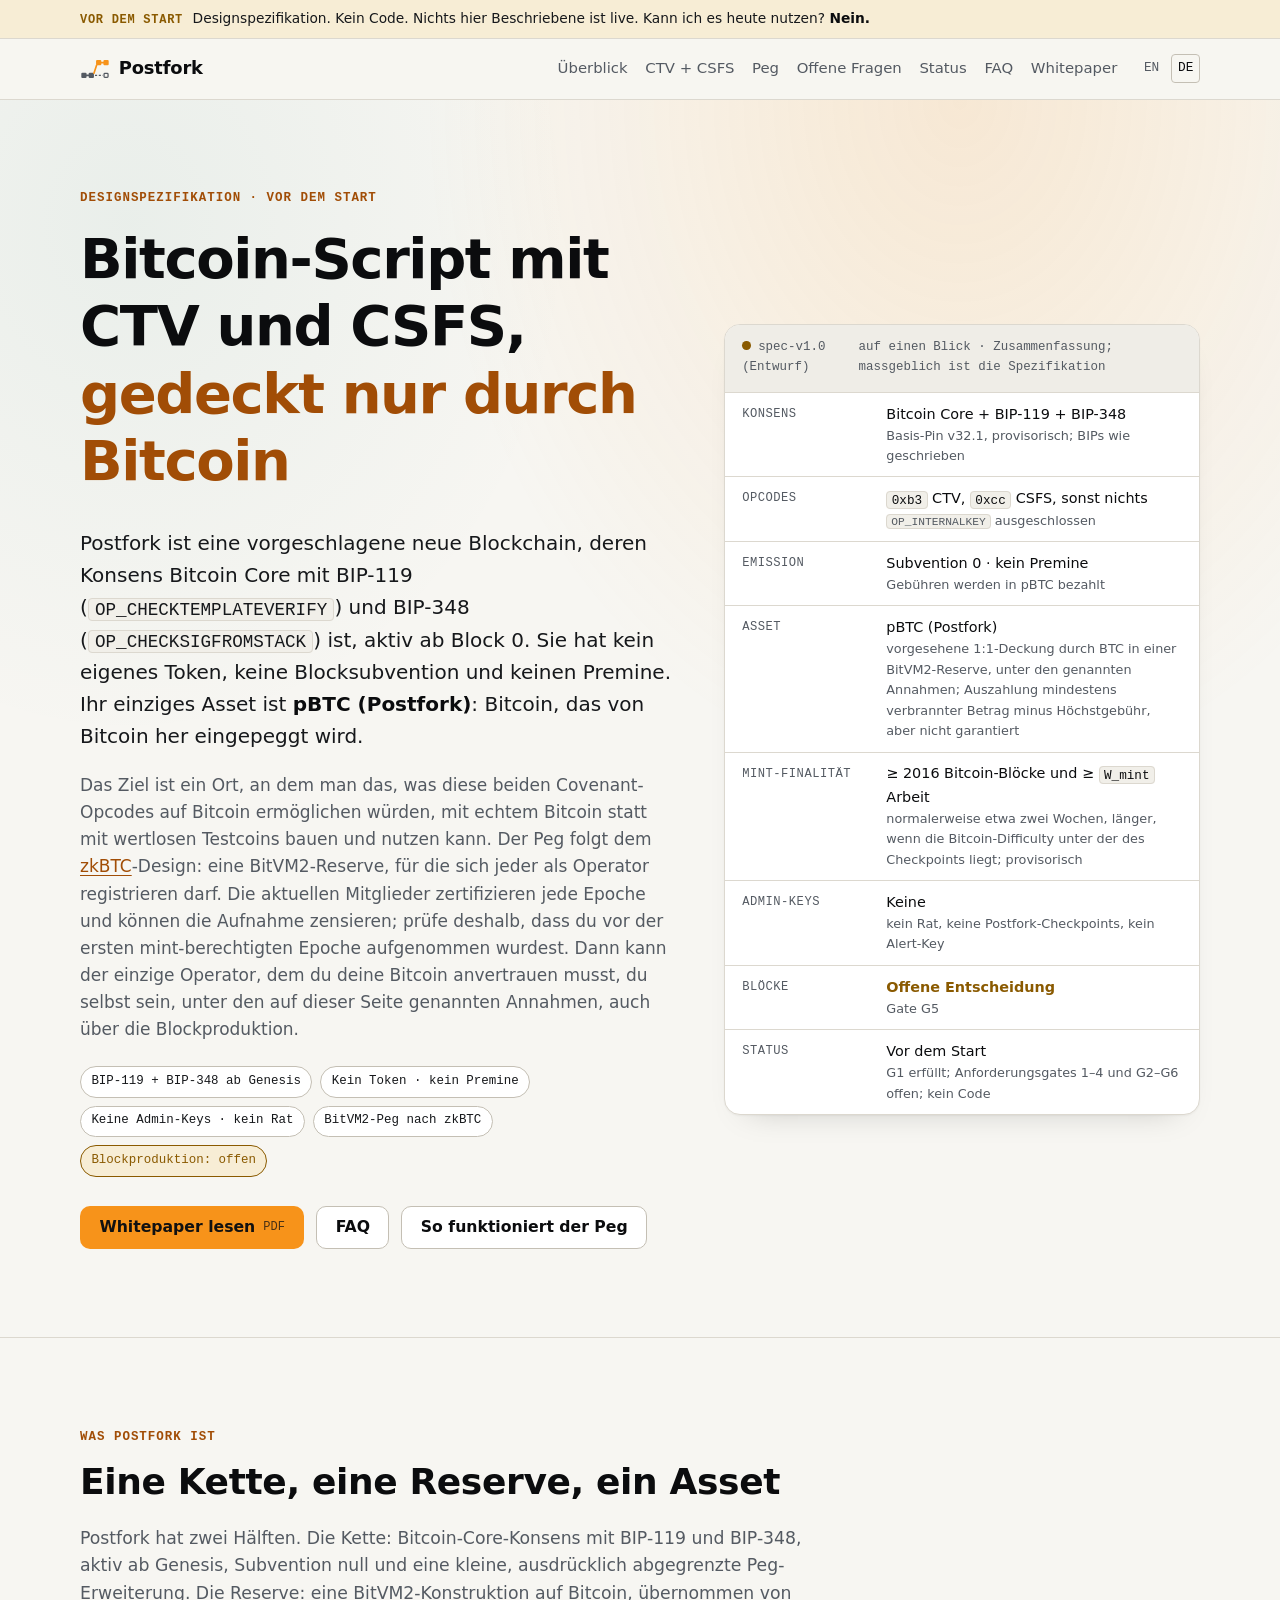
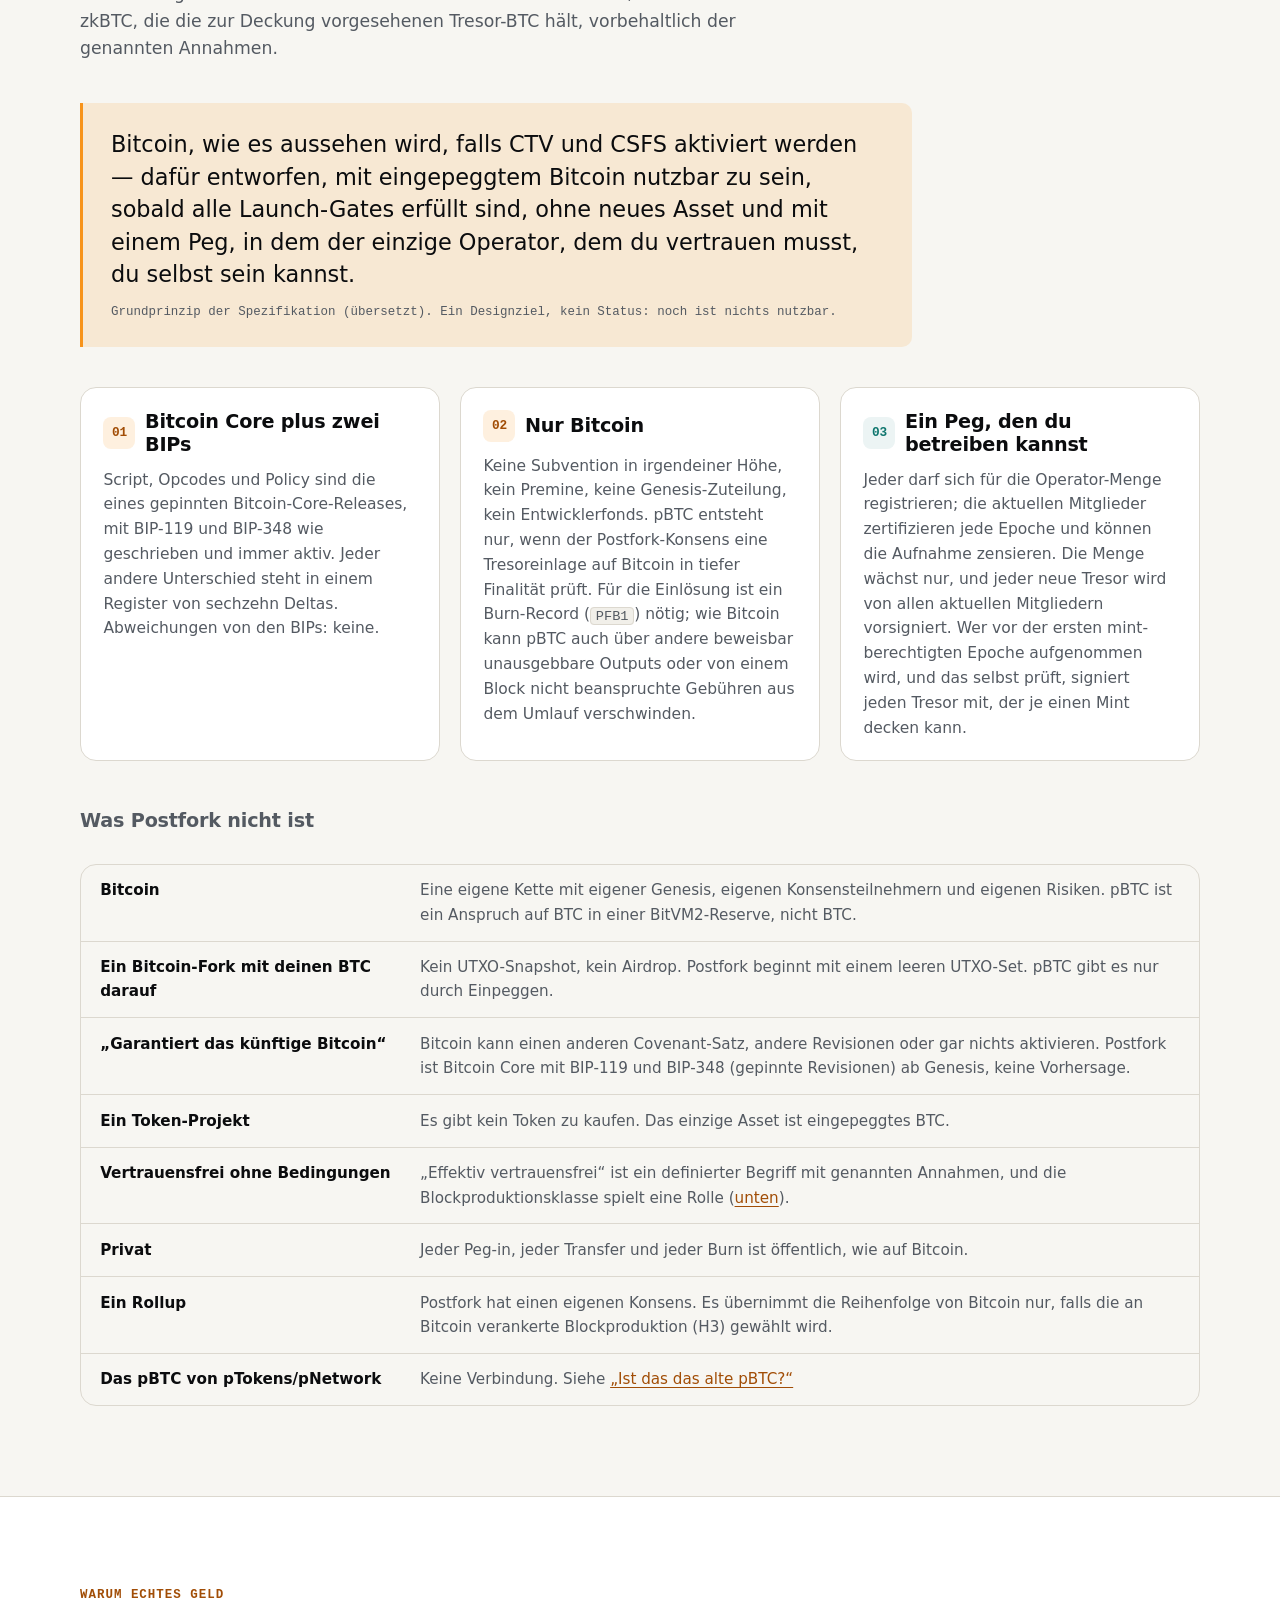
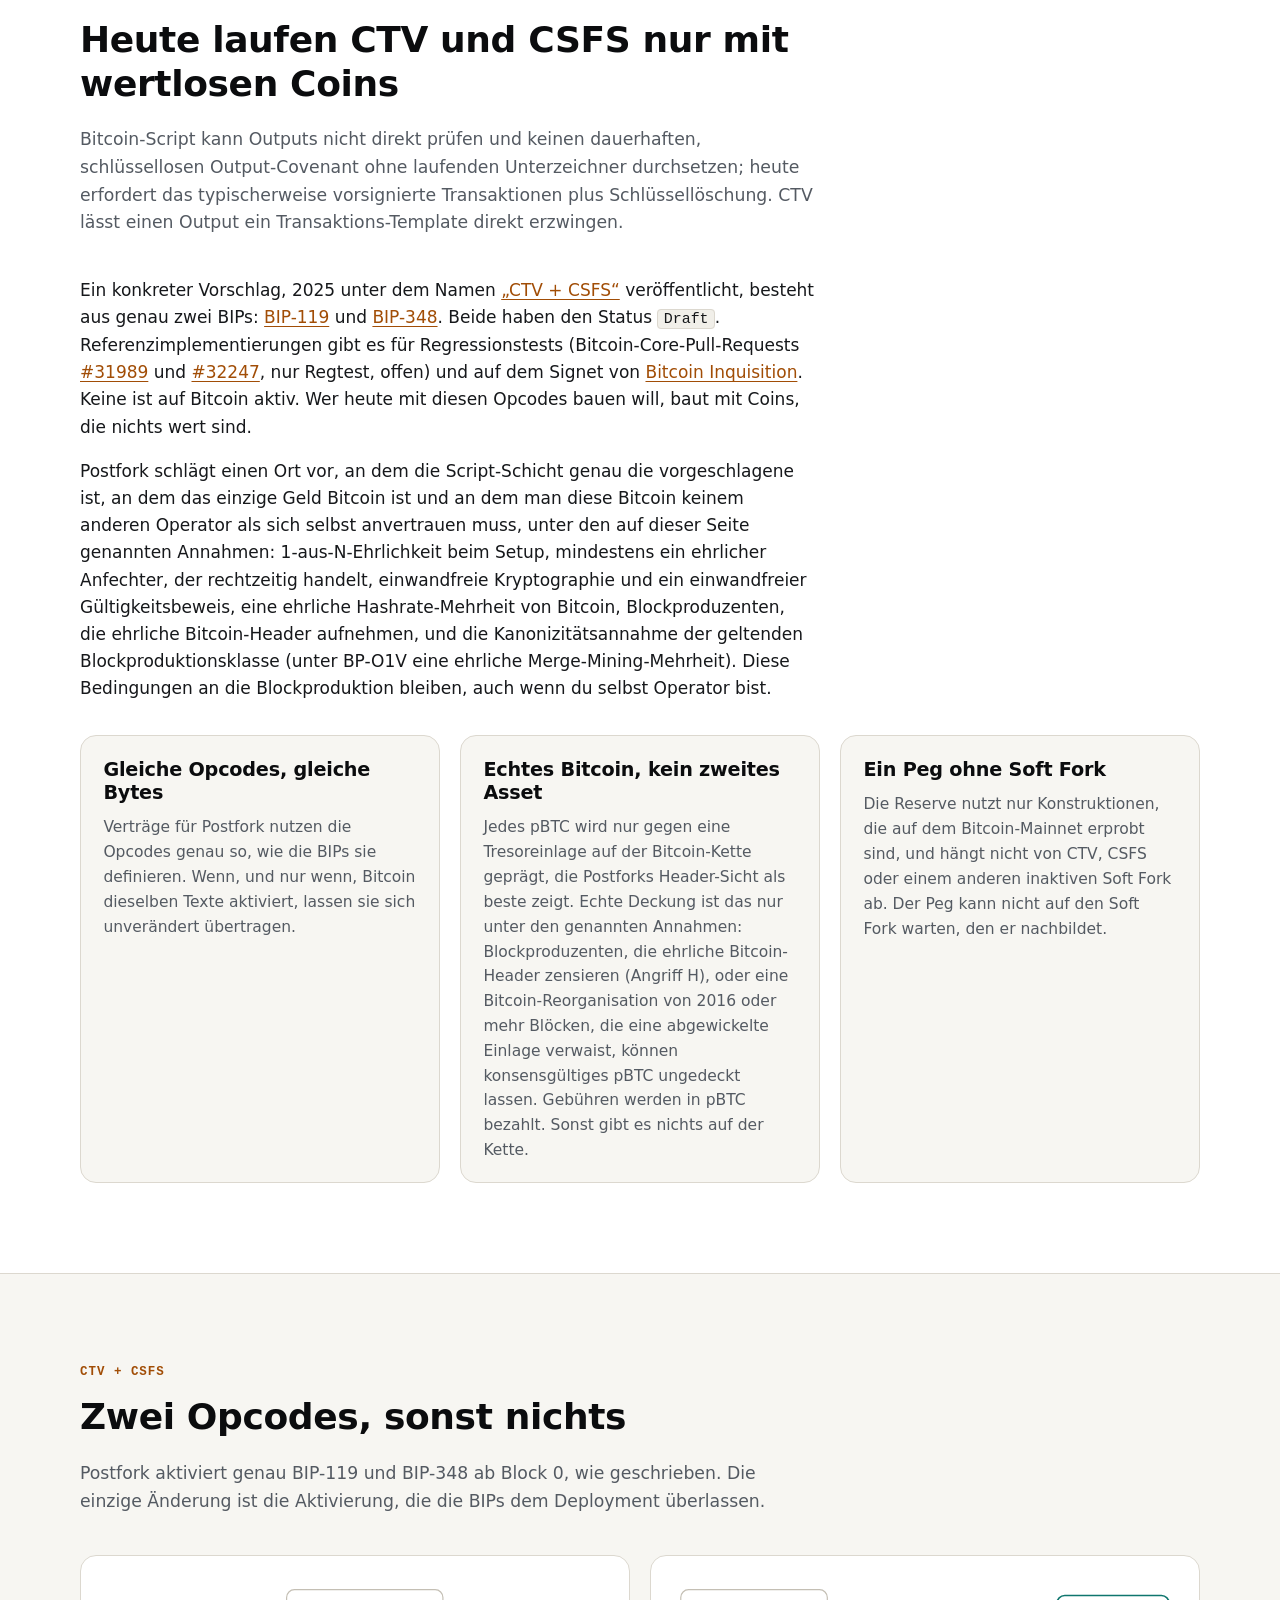
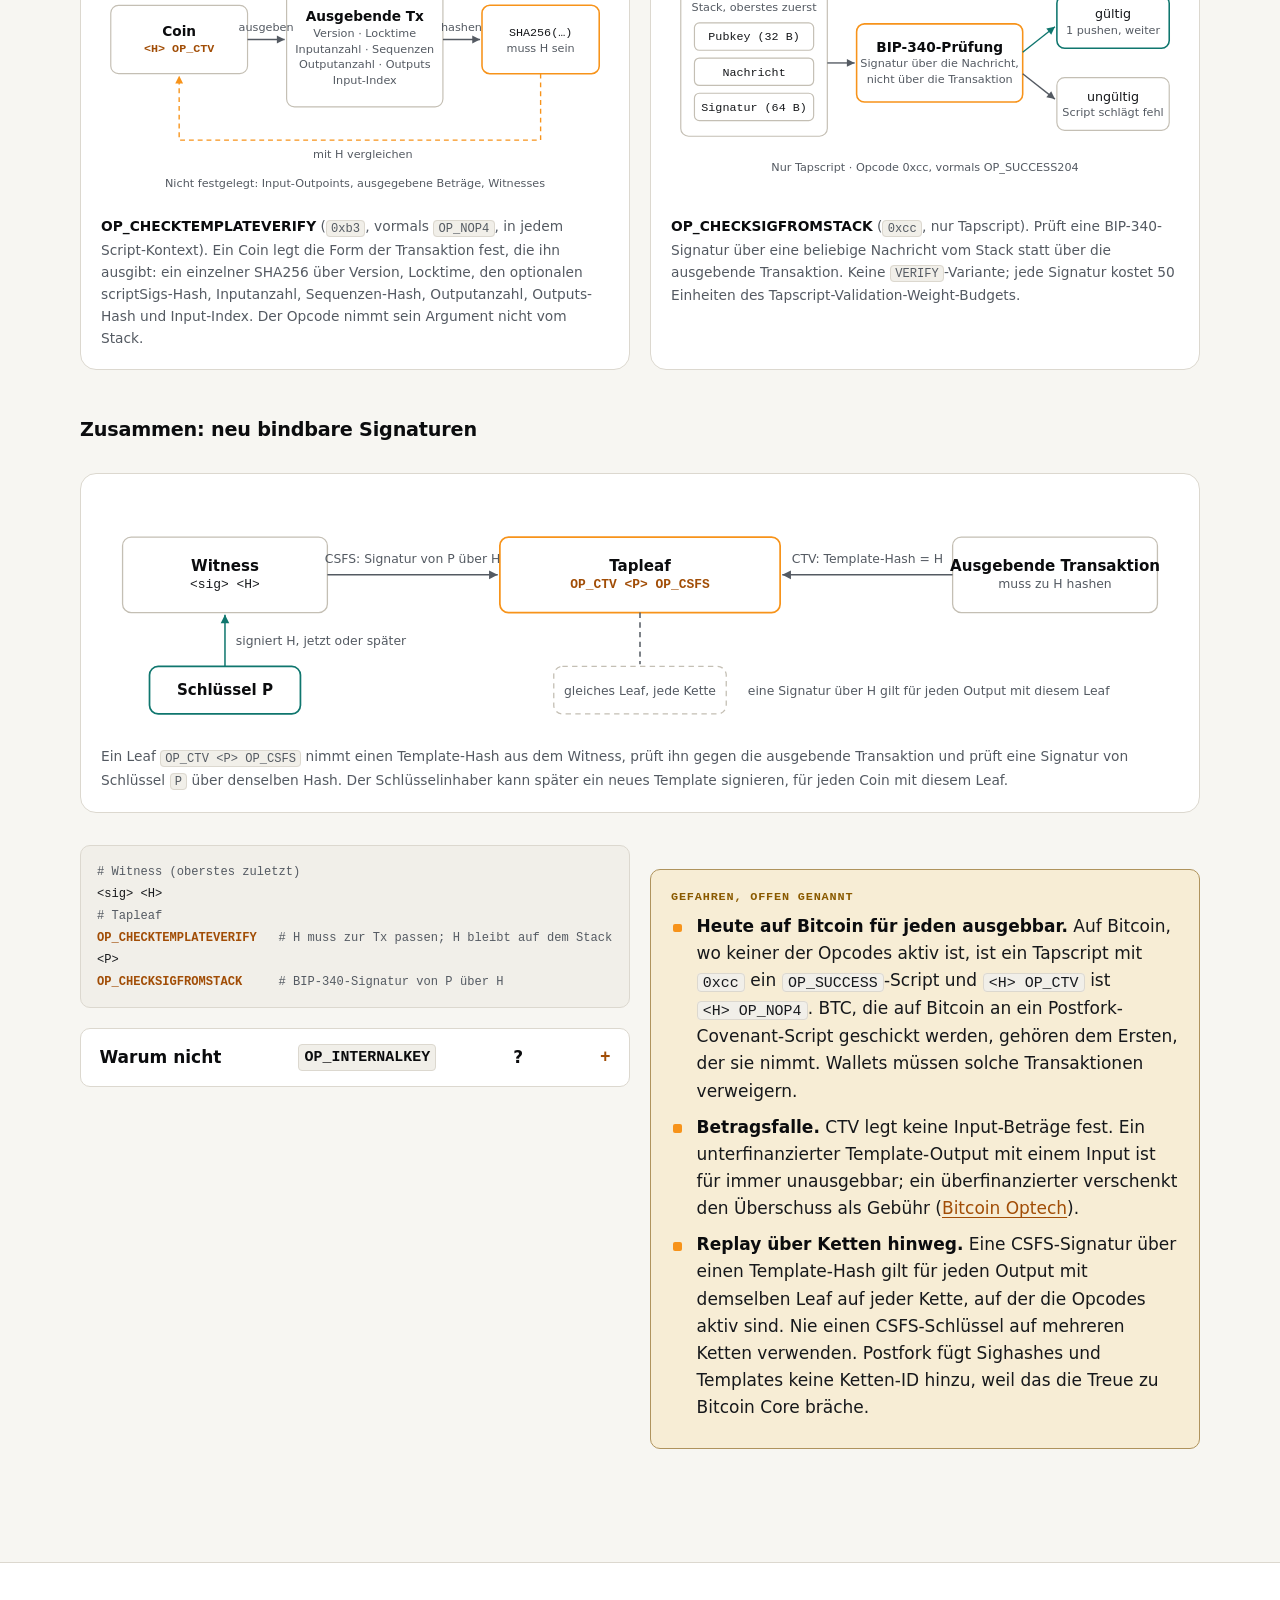
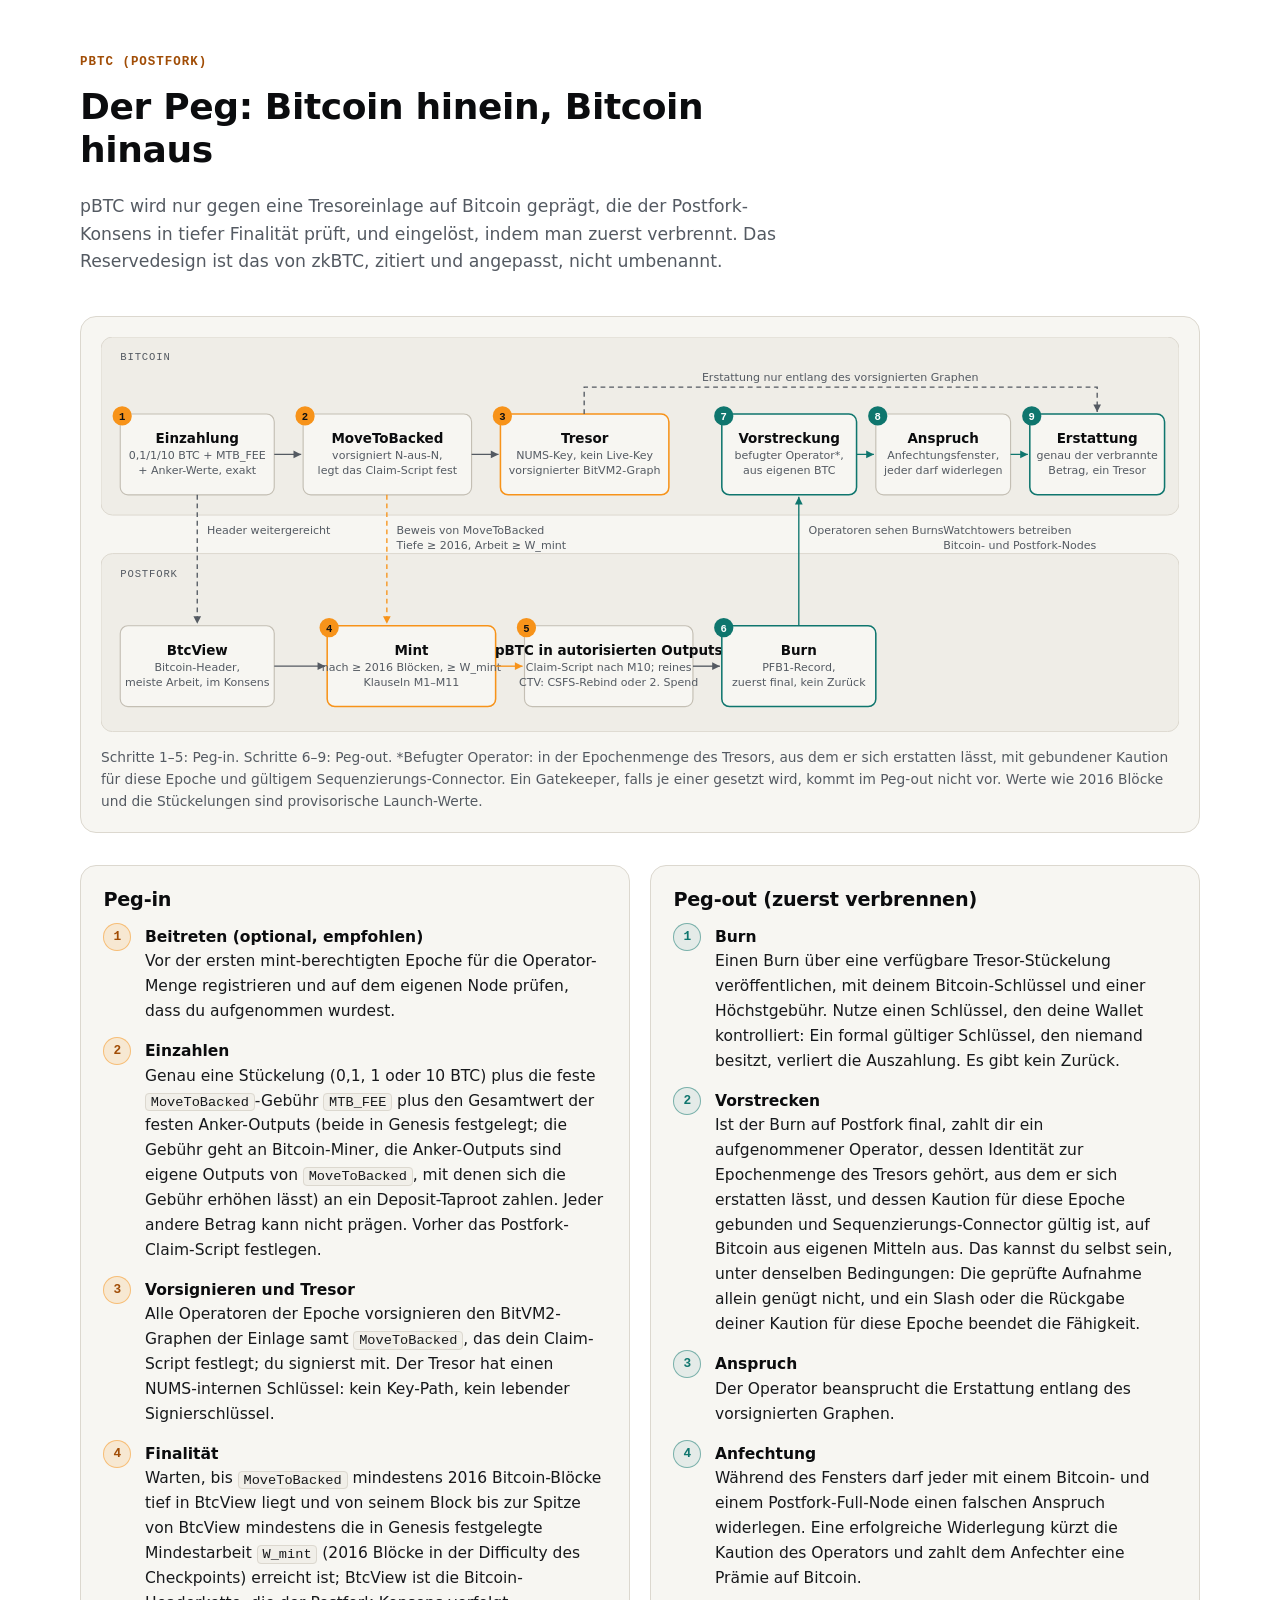
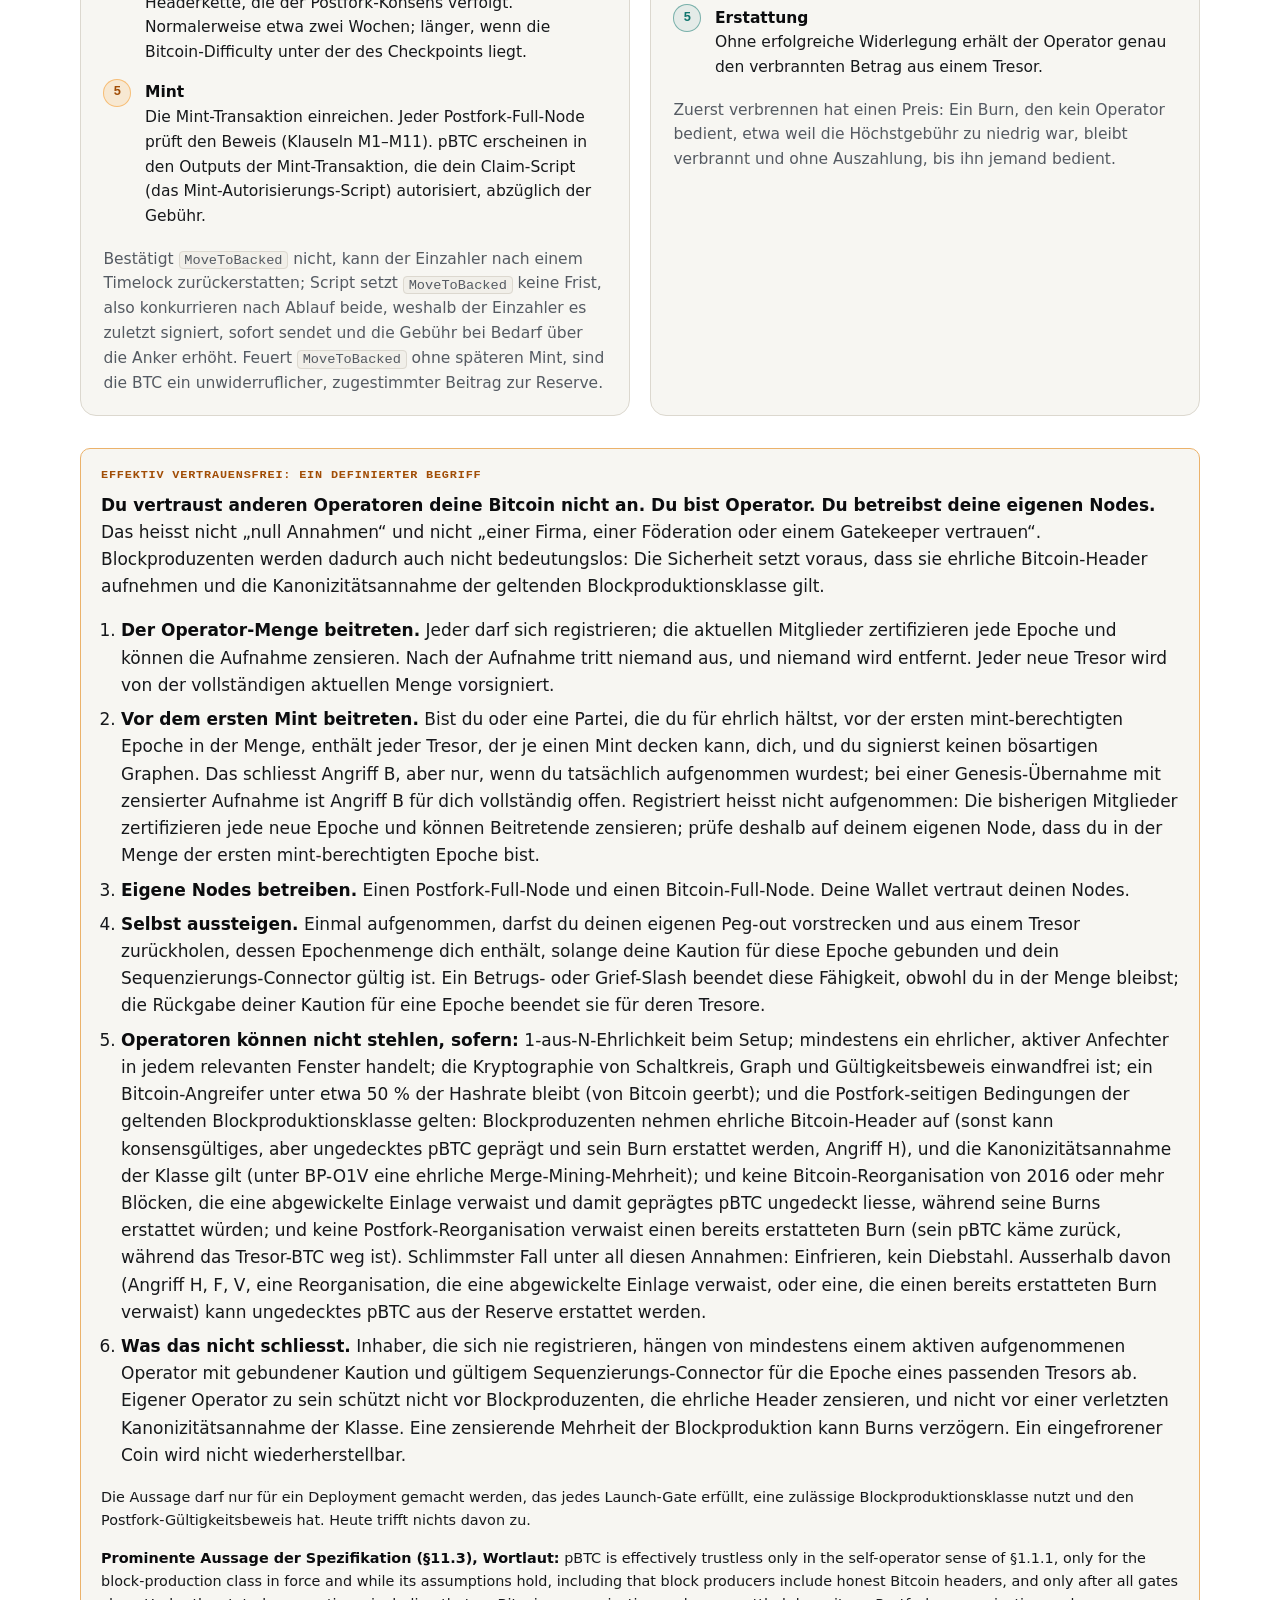
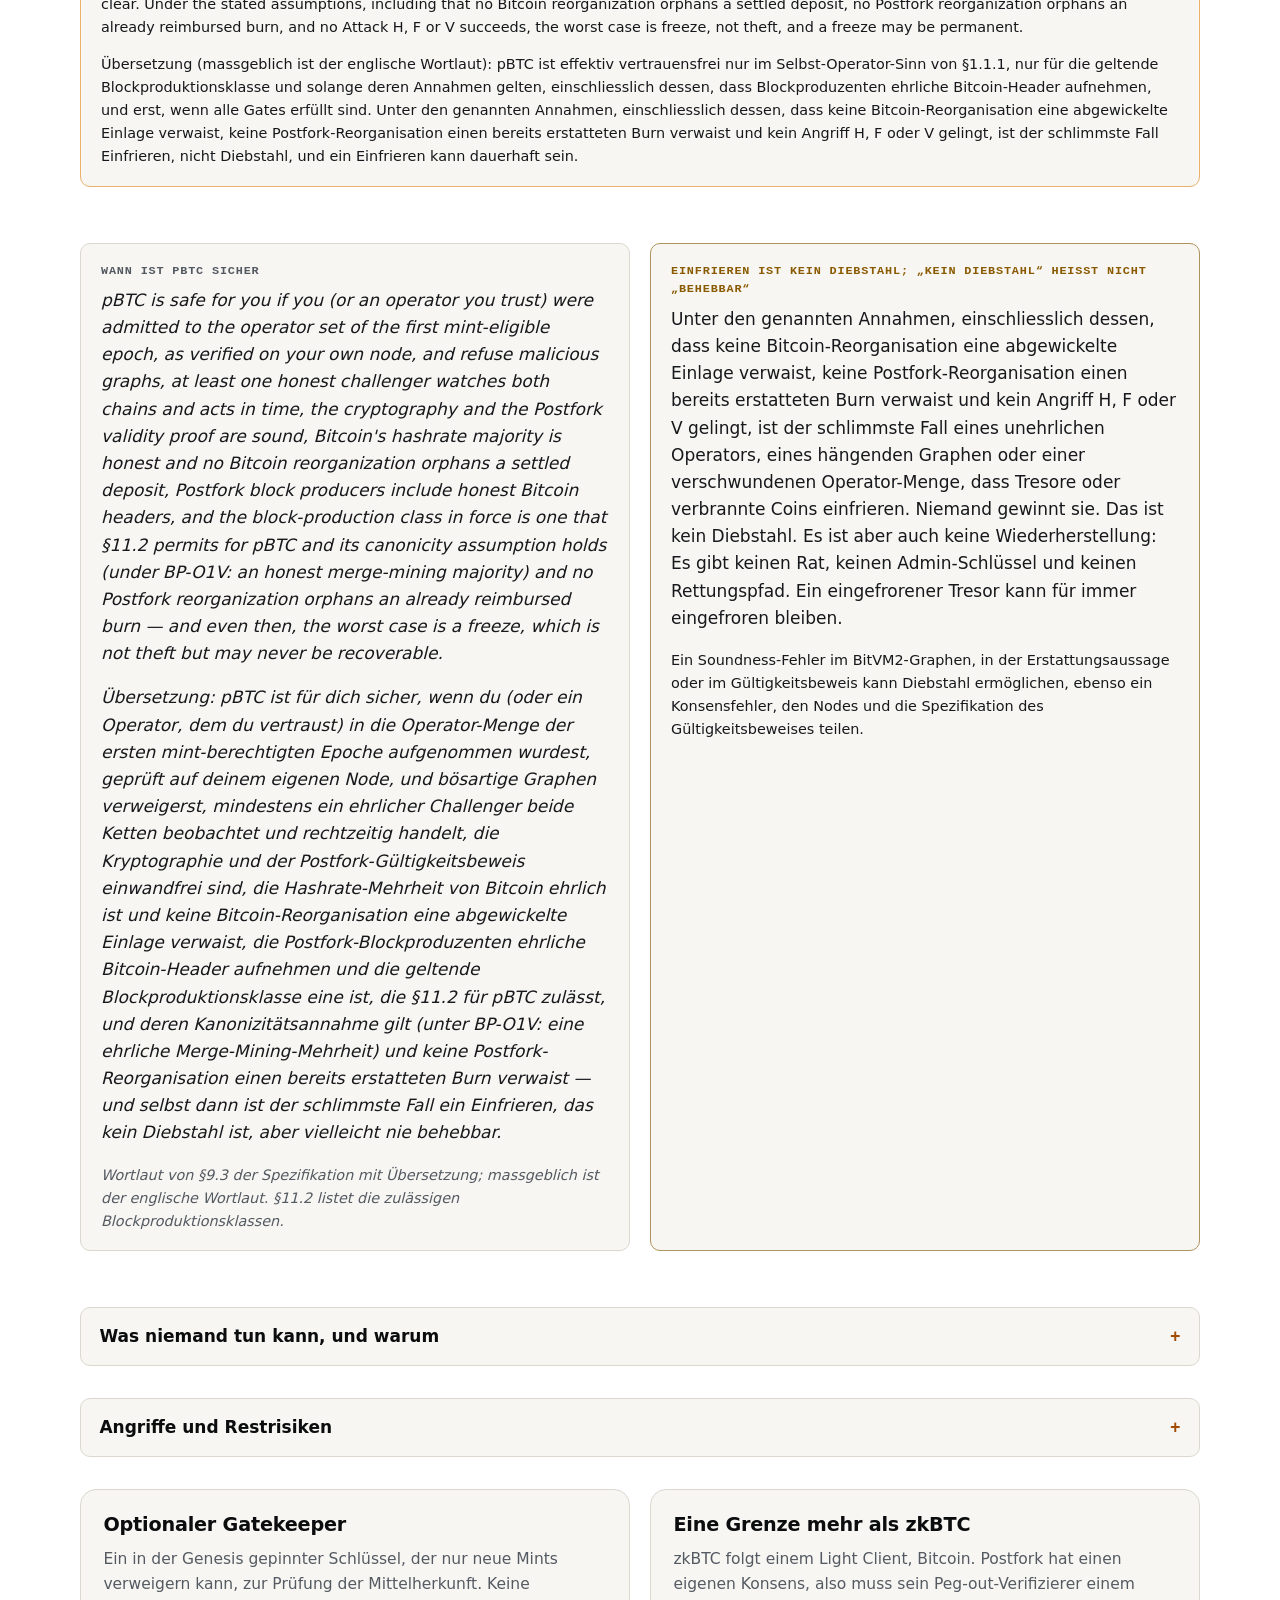
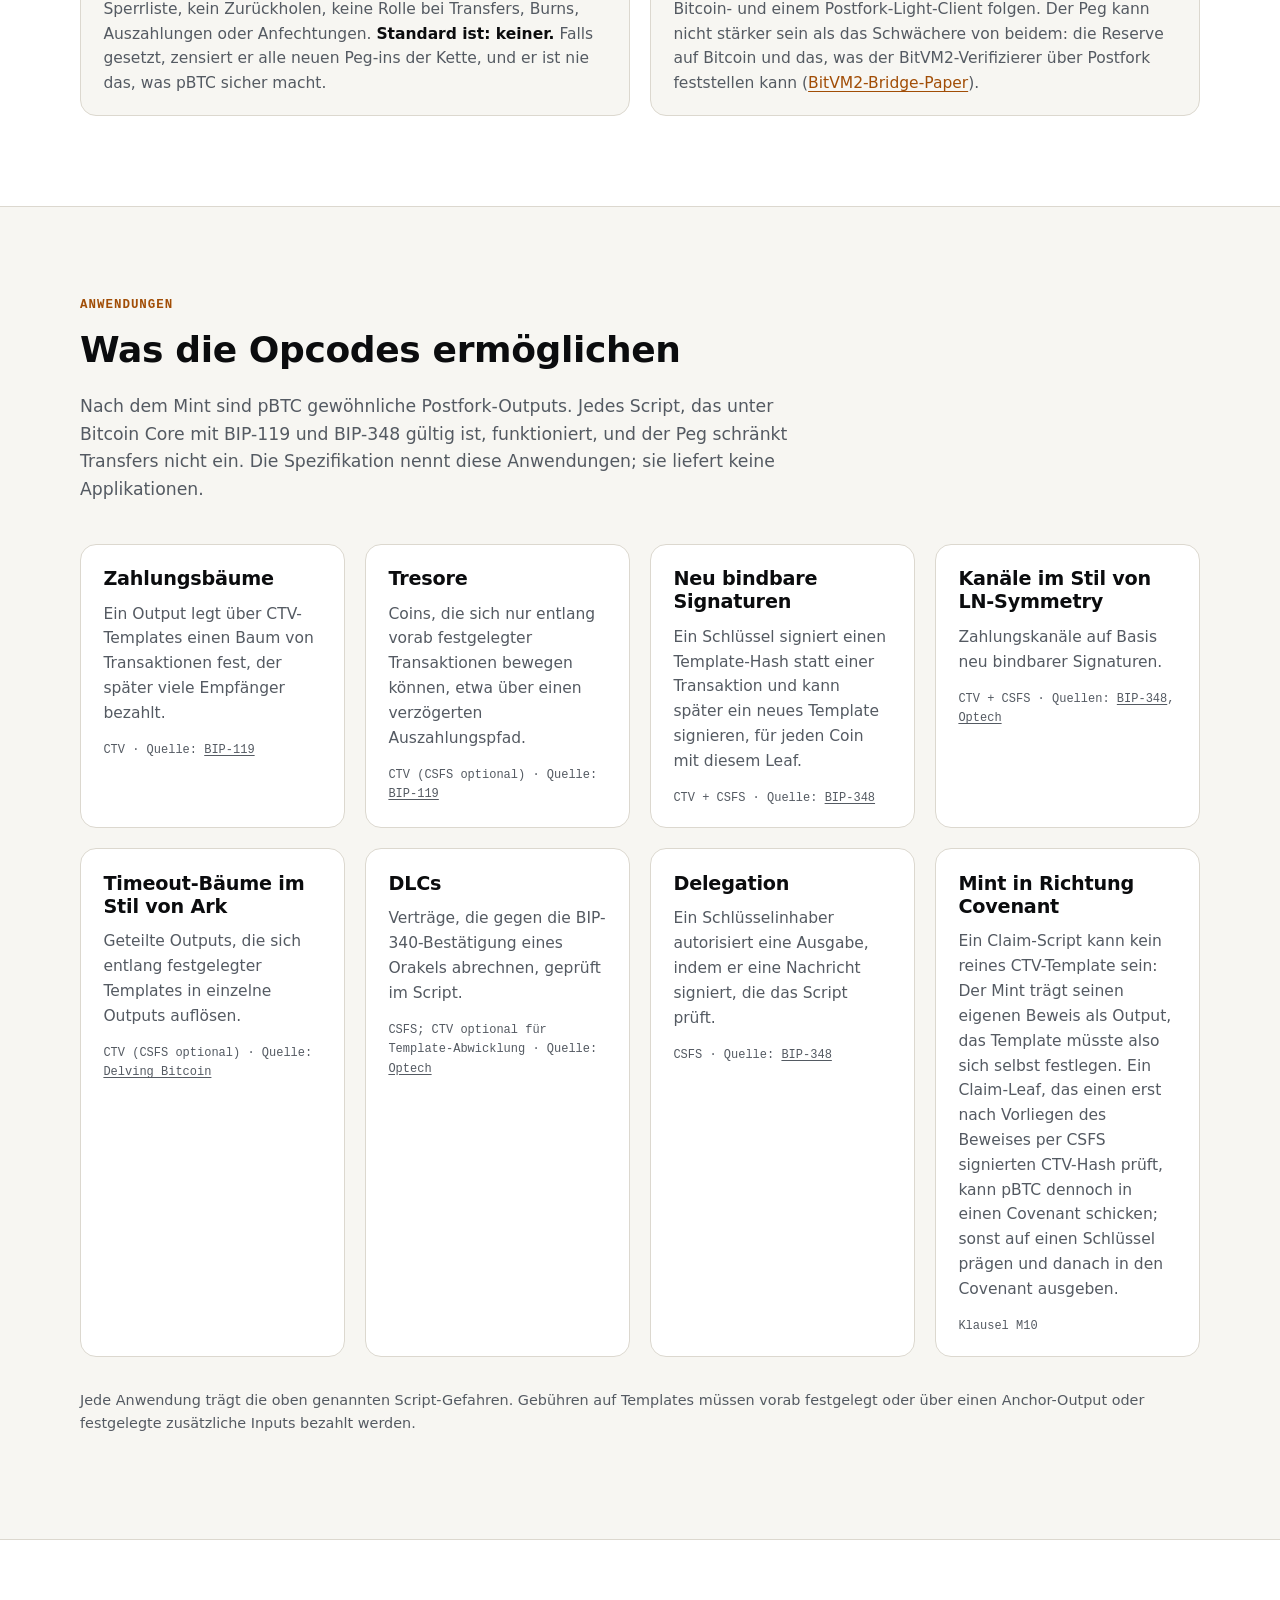
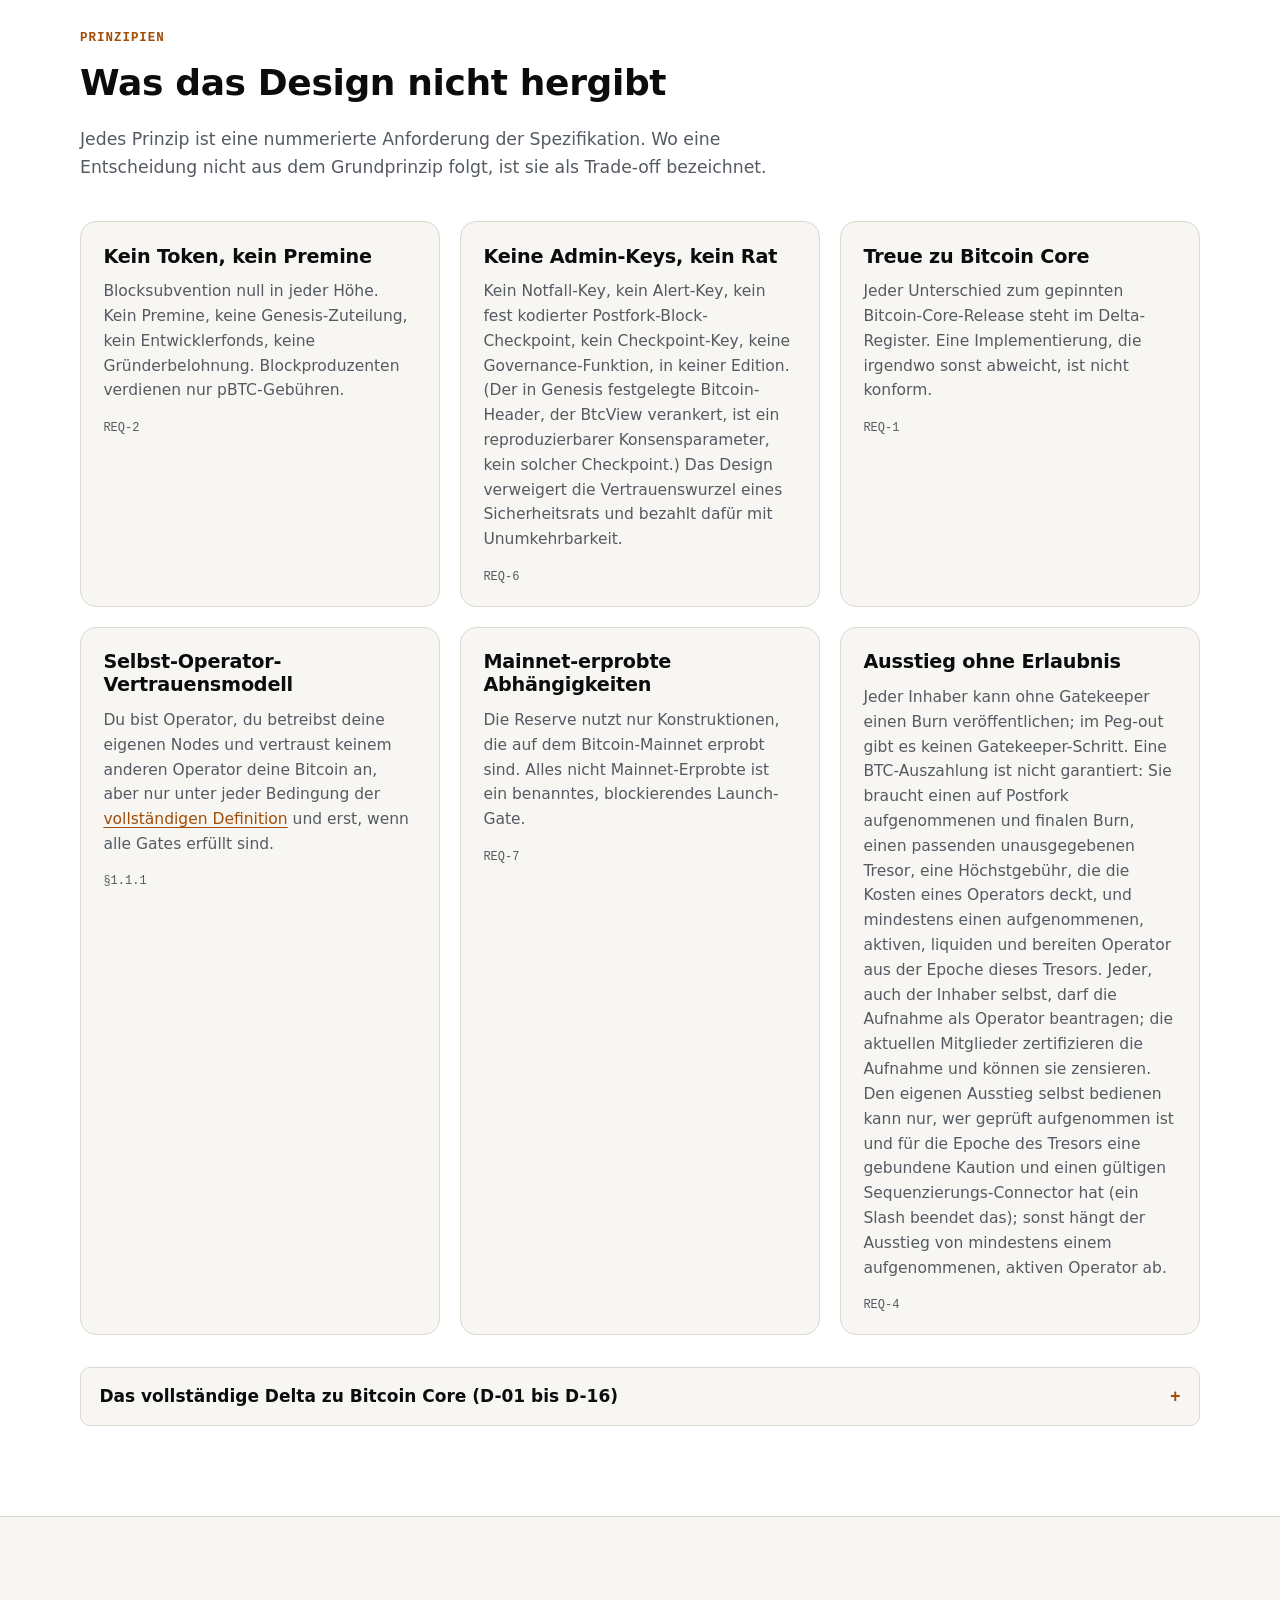
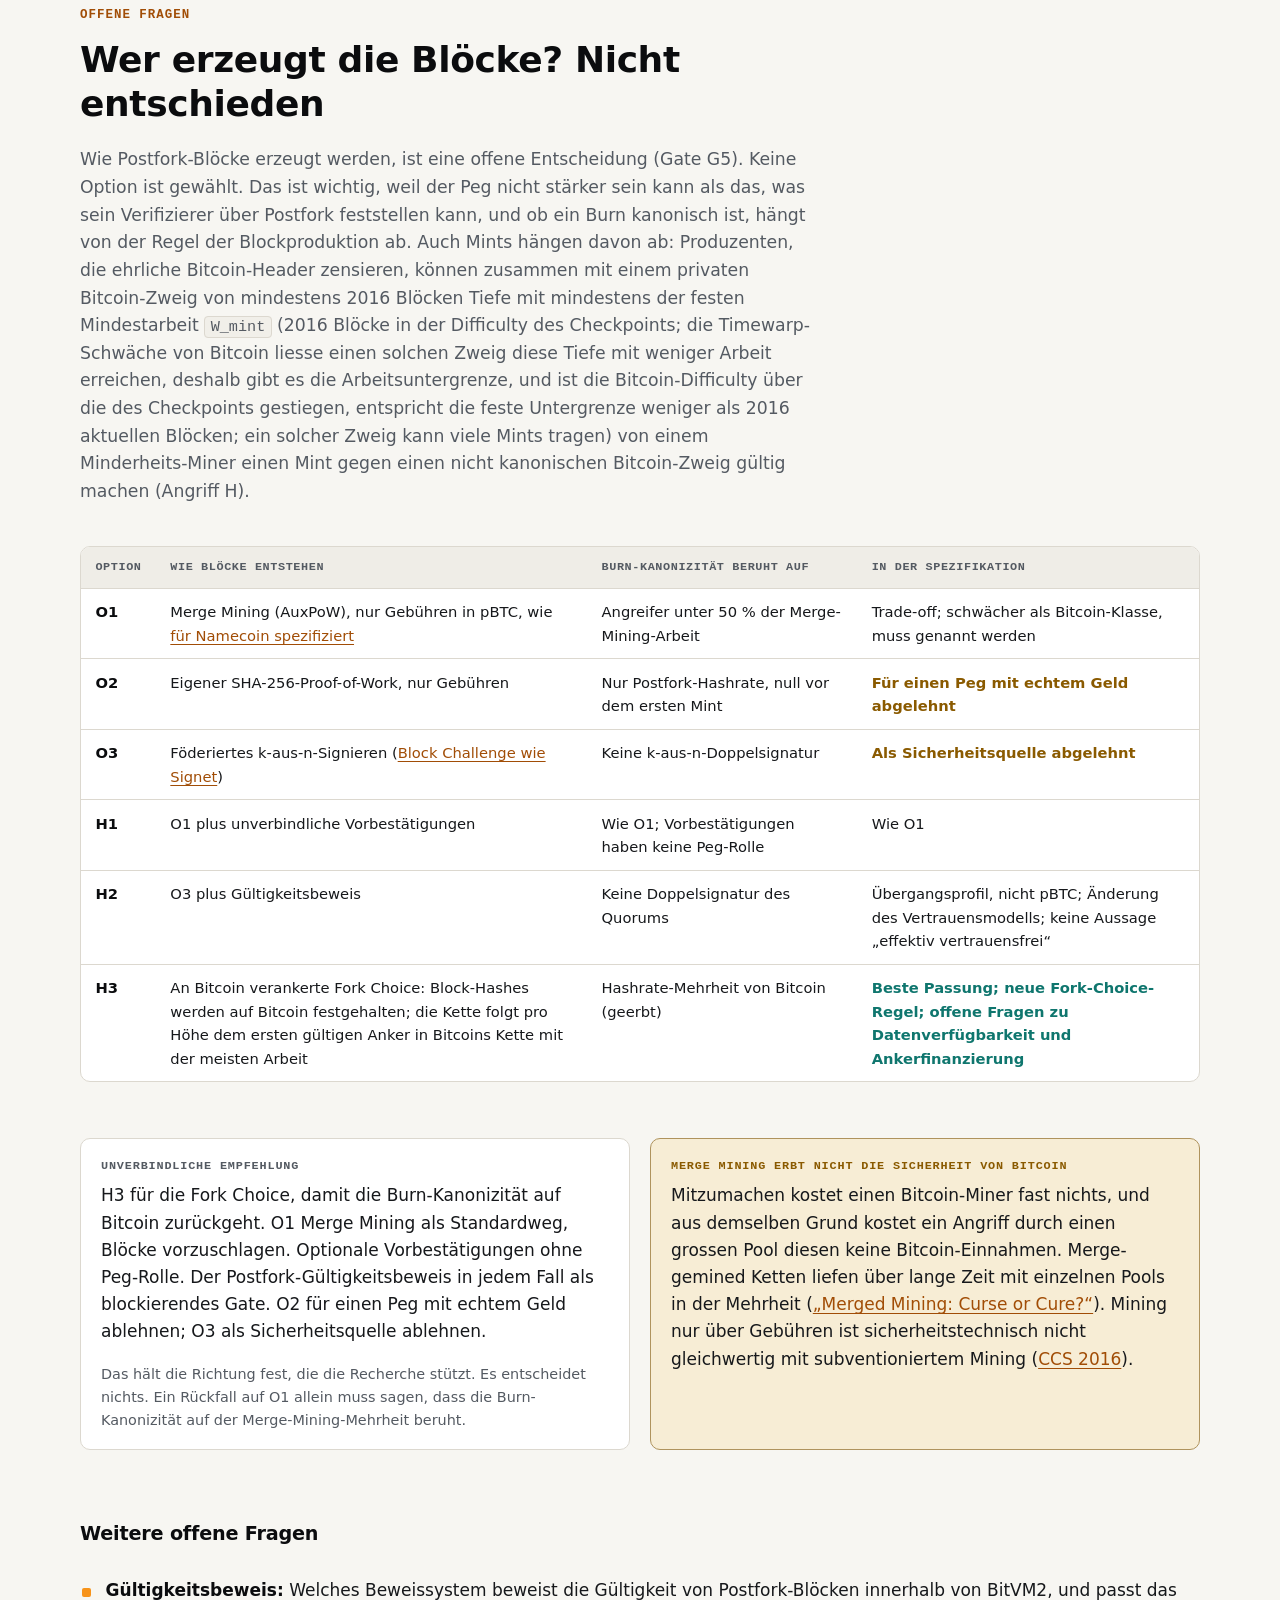
<file: de/index.html>
<!doctype html>
<html lang="de">
<head>
<meta charset="utf-8" />
<meta name="viewport" content="width=device-width, initial-scale=1" />
<title>Postfork — Bitcoin Core mit CTV und CSFS ab Genesis, gedeckt nur durch eingepeggtes Bitcoin</title>
<meta name="description" content="Eine Designspezifikation vor dem Start: Bitcoin Core mit BIP-119 (CTV) und BIP-348 (CSFS), aktiv ab Genesis. Kein Token, kein Premine. Das einzige Asset ist pBTC (Postfork), über eine BitVM2-Reserve eingepeggtes Bitcoin. Nichts ist live." />
<meta name="robots" content="index, follow, max-image-preview:large" />
<meta name="theme-color" content="#0b0c0e" media="(prefers-color-scheme: dark)" />
<meta name="theme-color" content="#f7f6f2" media="(prefers-color-scheme: light)" />
<link rel="canonical" href="https://postfork.org/de/" />
<link rel="alternate" hreflang="en" href="https://postfork.org/" />
<link rel="alternate" hreflang="de" href="https://postfork.org/de/" />
<link rel="alternate" hreflang="x-default" href="https://postfork.org/" />
<link rel="icon" href="/favicon.svg" type="image/svg+xml" />
<link rel="sitemap" type="application/xml" href="/sitemap.xml" />
<link rel="stylesheet" href="/styles.css" />
<meta property="og:type" content="website" />
<meta property="og:site_name" content="Postfork" />
<meta property="og:title" content="Postfork — Bitcoin Core mit CTV und CSFS ab Genesis, gedeckt nur durch eingepeggtes Bitcoin" />
<meta property="og:description" content="Eine Designspezifikation vor dem Start: Bitcoin Core mit BIP-119 (CTV) und BIP-348 (CSFS), aktiv ab Genesis. Kein Token, kein Premine. Das einzige Asset ist pBTC (Postfork), über eine BitVM2-Reserve eingepeggtes Bitcoin. Nichts ist live." />
<meta property="og:url" content="https://postfork.org/de/" />
<meta property="og:locale" content="de_DE" />
<meta property="og:locale:alternate" content="en_US" />
<meta property="og:image" content="https://postfork.org/og.jpg" />
<meta property="og:image:type" content="image/jpeg" />
<meta property="og:image:width" content="1200" />
<meta property="og:image:height" content="630" />
<meta property="og:image:alt" content="Postfork: Bitcoin Core mit CTV und CSFS ab Genesis. Designspezifikation, vor dem Start." />
<meta name="twitter:card" content="summary_large_image" />
<meta name="twitter:title" content="Postfork — Bitcoin Core mit CTV und CSFS ab Genesis, gedeckt nur durch eingepeggtes Bitcoin" />
<meta name="twitter:description" content="Eine Designspezifikation vor dem Start: Bitcoin Core mit BIP-119 (CTV) und BIP-348 (CSFS), aktiv ab Genesis. Kein Token, kein Premine. Das einzige Asset ist pBTC (Postfork), über eine BitVM2-Reserve eingepeggtes Bitcoin. Nichts ist live." />
<meta name="twitter:image" content="https://postfork.org/og.jpg" />
<meta name="twitter:image:alt" content="Postfork: Bitcoin Core mit CTV und CSFS ab Genesis. Designspezifikation, vor dem Start." />
<script type="application/ld+json">
{
  "@context": "https://schema.org",
  "@type": "WebSite",
  "name": "Postfork",
  "url": "https://postfork.org/de/",
  "inLanguage": "de",
  "description": "Designspezifikation von Postfork vor dem Start: Bitcoin Core mit BIP-119 und BIP-348 ab Genesis, und pBTC (Postfork), ein durch BitVM2 gedeckter Bitcoin-Peg. Nichts ist live."
}
</script>
</head>
<body>
<a class="skip" href="#main">Zum Inhalt springen</a>
<div class="status-strip" role="note"><div class="wrap"><span class="tag">Vor dem Start</span><span>Designspezifikation. Kein Code. Nichts hier Beschriebene ist live. Kann ich es heute nutzen? <strong>Nein.</strong></span></div></div>
<header class="site-header">
  <div class="wrap">
    <a class="brand" href="/de/" aria-label="Postfork"><svg viewBox="2 7 28 19" width="30" height="20" aria-hidden="true" focusable="false"><rect class="logo-base" x="3" y="20" width="5" height="5" rx="1"/><rect class="logo-base" x="10" y="20" width="5" height="5" rx="1"/><path class="logo-link" d="M8 22.5h2"/><path class="logo-ghost" d="M16 22.5h7.5"/><rect class="logo-ghost-box" x="24.6" y="20.6" width="3.8" height="3.8" rx="0.8"/><path class="logo-accent-link" d="M15 20.5L17.5 13"/><rect class="logo-accent" x="17" y="8" width="5" height="5" rx="1"/><path class="logo-accent-link" d="M22 10.5h2"/><rect class="logo-accent" x="24" y="8" width="5" height="5" rx="1"/></svg><span>Postfork</span></a>
    <nav class="site-nav" aria-label="Hauptnavigation">
      <a href="/de/#what">Überblick</a><a href="/de/#opcodes">CTV + CSFS</a><a href="/de/#peg">Peg</a><a href="/de/#open">Offene Fragen</a><a href="/de/#status">Status</a><a href="/de/faq/">FAQ</a><a href="/de/white-paper/">Whitepaper</a>
    </nav>
    <div class="langs" role="group" aria-label="Sprache">
      <a href="/" hreflang="en" lang="en">EN</a>
      <a href="/de/" hreflang="de" lang="de" aria-current="true">DE</a>
    </div>
  </div>
</header>
<main id="main">

<section class="hero" aria-labelledby="hero-title">
  <div class="wrap">
    <div>
      <p class="eyebrow">Designspezifikation · vor dem Start</p>
      <h1 id="hero-title">Bitcoin-Script mit CTV und CSFS, <span class="hl">gedeckt nur durch Bitcoin</span></h1>
      <p class="lede">Postfork ist eine vorgeschlagene neue Blockchain, deren Konsens Bitcoin Core mit BIP-119 (<code>OP_CHECKTEMPLATEVERIFY</code>) und BIP-348 (<code>OP_CHECKSIGFROMSTACK</code>) ist, aktiv ab Block 0. Sie hat kein eigenes Token, keine Blocksubvention und keinen Premine. Ihr einziges Asset ist <strong>pBTC (Postfork)</strong>: Bitcoin, das von Bitcoin her eingepeggt wird.</p>
      <p class="lede-2">Das Ziel ist ein Ort, an dem man das, was diese beiden Covenant-Opcodes auf Bitcoin ermöglichen würden, mit echtem Bitcoin statt mit wertlosen Testcoins bauen und nutzen kann. Der Peg folgt dem <a href="https://github.com/zk-BTC/zkbtc">zkBTC</a>-Design: eine BitVM2-Reserve, für die sich jeder als Operator registrieren darf. Die aktuellen Mitglieder zertifizieren jede Epoche und können die Aufnahme zensieren; prüfe deshalb, dass du vor der ersten mint-berechtigten Epoche aufgenommen wurdest. Dann kann der einzige Operator, dem du deine Bitcoin anvertrauen musst, du selbst sein, unter den auf dieser Seite genannten Annahmen, auch über die Blockproduktion.</p>
      <ul class="chips" aria-label="Wichtigste Eigenschaften">
        <li>BIP-119 + BIP-348 ab Genesis</li>
        <li>Kein Token · kein Premine</li>
        <li>Keine Admin-Keys · kein Rat</li>
        <li>BitVM2-Peg nach zkBTC</li>
        <li class="open">Blockproduktion: offen</li>
      </ul>
      <div class="actions">
        <a class="btn btn-primary" href="/de/white-paper/">Whitepaper lesen <small>PDF</small></a>
        <a class="btn btn-ghost" href="/de/faq/">FAQ</a>
        <a class="btn btn-ghost" href="#peg">So funktioniert der Peg</a>
      </div>
    </div>
    <aside class="spec-card" aria-label="Postfork auf einen Blick">
      <header><span><span class="dot" aria-hidden="true"></span>spec-v1.0 (Entwurf)</span><span>auf einen Blick · Zusammenfassung; massgeblich ist die Spezifikation</span></header>
      <dl>
        <dt>Konsens</dt>
        <dd>Bitcoin Core + BIP-119 + BIP-348<span class="note">Basis-Pin v32.1, provisorisch; BIPs wie geschrieben</span></dd>
        <dt>Opcodes</dt>
        <dd><code>0xb3</code> CTV, <code>0xcc</code> CSFS, sonst nichts<span class="note"><code>OP_INTERNALKEY</code> ausgeschlossen</span></dd>
        <dt>Emission</dt>
        <dd>Subvention 0 · kein Premine<span class="note">Gebühren werden in pBTC bezahlt</span></dd>
        <dt>Asset</dt>
        <dd>pBTC (Postfork)<span class="note">vorgesehene 1:1-Deckung durch BTC in einer BitVM2-Reserve, unter den genannten Annahmen; Auszahlung mindestens verbrannter Betrag minus Höchstgebühr, aber nicht garantiert</span></dd>
        <dt>Mint-Finalität</dt>
        <dd>≥ 2016 Bitcoin-Blöcke und ≥ <code>W_mint</code> Arbeit<span class="note">normalerweise etwa zwei Wochen, länger, wenn die Bitcoin-Difficulty unter der des Checkpoints liegt; provisorisch</span></dd>
        <dt>Admin-Keys</dt>
        <dd>Keine<span class="note">kein Rat, keine Postfork-Checkpoints, kein Alert-Key</span></dd>
        <dt>Blöcke</dt>
        <dd><span class="open">Offene Entscheidung</span><span class="note">Gate G5</span></dd>
        <dt>Status</dt>
        <dd>Vor dem Start<span class="note">G1 erfüllt; Anforderungsgates 1–4 und G2–G6 offen; kein Code</span></dd>
      </dl>
    </aside>
  </div>
</section>

<section class="section" id="what" aria-labelledby="what-title">
  <div class="wrap">
    <div class="section-head">
      <p class="kicker">Was Postfork ist</p>
      <h2 id="what-title">Eine Kette, eine Reserve, ein Asset</h2>
      <p>Postfork hat zwei Hälften. Die Kette: Bitcoin-Core-Konsens mit BIP-119 und BIP-348, aktiv ab Genesis, Subvention null und eine kleine, ausdrücklich abgegrenzte Peg-Erweiterung. Die Reserve: eine BitVM2-Konstruktion auf Bitcoin, übernommen von zkBTC, die die zur Deckung vorgesehenen Tresor-BTC hält, vorbehaltlich der genannten Annahmen.</p>
    </div>
    <blockquote class="principle">
      <p>Bitcoin, wie es aussehen wird, falls CTV und CSFS aktiviert werden — dafür entworfen, mit eingepeggtem Bitcoin nutzbar zu sein, sobald alle Launch-Gates erfüllt sind, ohne neues Asset und mit einem Peg, in dem der einzige Operator, dem du vertrauen musst, du selbst sein kannst.</p>
      <cite>Grundprinzip der Spezifikation (übersetzt). Ein Designziel, kein Status: noch ist nichts nutzbar.</cite>
    </blockquote>
    <div class="grid grid-3">
      <article class="card">
        <h3><span class="ico" aria-hidden="true">01</span>Bitcoin Core plus zwei BIPs</h3>
        <p>Script, Opcodes und Policy sind die eines gepinnten Bitcoin-Core-Releases, mit BIP-119 und BIP-348 wie geschrieben und immer aktiv. Jeder andere Unterschied steht in einem Register von sechzehn Deltas. Abweichungen von den BIPs: keine.</p>
      </article>
      <article class="card">
        <h3><span class="ico" aria-hidden="true">02</span>Nur Bitcoin</h3>
        <p>Keine Subvention in irgendeiner Höhe, kein Premine, keine Genesis-Zuteilung, kein Entwicklerfonds. pBTC entsteht nur, wenn der Postfork-Konsens eine Tresoreinlage auf Bitcoin in tiefer Finalität prüft. Für die Einlösung ist ein Burn-Record (<code>PFB1</code>) nötig; wie Bitcoin kann pBTC auch über andere beweisbar unausgebbare Outputs oder von einem Block nicht beanspruchte Gebühren aus dem Umlauf verschwinden.</p>
      </article>
      <article class="card">
        <h3><span class="ico branch" aria-hidden="true">03</span>Ein Peg, den du betreiben kannst</h3>
        <p>Jeder darf sich für die Operator-Menge registrieren; die aktuellen Mitglieder zertifizieren jede Epoche und können die Aufnahme zensieren. Die Menge wächst nur, und jeder neue Tresor wird von allen aktuellen Mitgliedern vorsigniert. Wer vor der ersten mint-berechtigten Epoche aufgenommen wird, und das selbst prüft, signiert jeden Tresor mit, der je einen Mint decken kann.</p>
      </article>
    </div>

    <h3 class="muted">Was Postfork nicht ist</h3>
    <ul class="isnot">
      <li><span>Bitcoin</span><span>Eine eigene Kette mit eigener Genesis, eigenen Konsensteilnehmern und eigenen Risiken. pBTC ist ein Anspruch auf BTC in einer BitVM2-Reserve, nicht BTC.</span></li>
      <li><span>Ein Bitcoin-Fork mit deinen BTC darauf</span><span>Kein UTXO-Snapshot, kein Airdrop. Postfork beginnt mit einem leeren UTXO-Set. pBTC gibt es nur durch Einpeggen.</span></li>
      <li><span>„Garantiert das künftige Bitcoin“</span><span>Bitcoin kann einen anderen Covenant-Satz, andere Revisionen oder gar nichts aktivieren. Postfork ist Bitcoin Core mit BIP-119 und BIP-348 (gepinnte Revisionen) ab Genesis, keine Vorhersage.</span></li>
      <li><span>Ein Token-Projekt</span><span>Es gibt kein Token zu kaufen. Das einzige Asset ist eingepeggtes BTC.</span></li>
      <li><span>Vertrauensfrei ohne Bedingungen</span><span>„Effektiv vertrauensfrei“ ist ein definierter Begriff mit genannten Annahmen, und die Blockproduktionsklasse spielt eine Rolle (<a href="#trust">unten</a>).</span></li>
      <li><span>Privat</span><span>Jeder Peg-in, jeder Transfer und jeder Burn ist öffentlich, wie auf Bitcoin.</span></li>
      <li><span>Ein Rollup</span><span>Postfork hat einen eigenen Konsens. Es übernimmt die Reihenfolge von Bitcoin nur, falls die an Bitcoin verankerte Blockproduktion (H3) gewählt wird.</span></li>
      <li><span>Das pBTC von pTokens/pNetwork</span><span>Keine Verbindung. Siehe <a href="/de/faq/#is-this-the-old-pbtc">„Ist das das alte pBTC?“</a></span></li>
    </ul>
  </div>
</section>

<section class="section alt" id="why" aria-labelledby="why-title">
  <div class="wrap">
    <div class="section-head">
      <p class="kicker">Warum echtes Geld</p>
      <h2 id="why-title">Heute laufen CTV und CSFS nur mit wertlosen Coins</h2>
      <p>Bitcoin-Script kann Outputs nicht direkt prüfen und keinen dauerhaften, schlüssellosen Output-Covenant ohne laufenden Unterzeichner durchsetzen; heute erfordert das typischerweise vorsignierte Transaktionen plus Schlüssellöschung. CTV lässt einen Output ein Transaktions-Template direkt erzwingen.</p>
    </div>
    <div class="prose">
      <p>Ein konkreter Vorschlag, 2025 unter dem Namen <a href="https://ctv-csfs.com/">„CTV + CSFS“</a> veröffentlicht, besteht aus genau zwei BIPs: <a href="https://github.com/bitcoin/bips/blob/master/bip-0119.mediawiki">BIP-119</a> und <a href="https://github.com/bitcoin/bips/blob/master/bip-0348.md">BIP-348</a>. Beide haben den Status <code>Draft</code>. Referenzimplementierungen gibt es für Regressionstests (Bitcoin-Core-Pull-Requests <a href="https://github.com/bitcoin/bitcoin/pull/31989">#31989</a> und <a href="https://github.com/bitcoin/bitcoin/pull/32247">#32247</a>, nur Regtest, offen) und auf dem Signet von <a href="https://github.com/bitcoin-inquisition/bitcoin/releases">Bitcoin Inquisition</a>. Keine ist auf Bitcoin aktiv. Wer heute mit diesen Opcodes bauen will, baut mit Coins, die nichts wert sind.</p>
      <p>Postfork schlägt einen Ort vor, an dem die Script-Schicht genau die vorgeschlagene ist, an dem das einzige Geld Bitcoin ist und an dem man diese Bitcoin keinem anderen Operator als sich selbst anvertrauen muss, unter den auf dieser Seite genannten Annahmen: 1-aus-N-Ehrlichkeit beim Setup, mindestens ein ehrlicher Anfechter, der rechtzeitig handelt, einwandfreie Kryptographie und ein einwandfreier Gültigkeitsbeweis, eine ehrliche Hashrate-Mehrheit von Bitcoin, Blockproduzenten, die ehrliche Bitcoin-Header aufnehmen, und die Kanonizitätsannahme der geltenden Blockproduktionsklasse (unter BP-O1V eine ehrliche Merge-Mining-Mehrheit). Diese Bedingungen an die Blockproduktion bleiben, auch wenn du selbst Operator bist.</p>
    </div>
    <div class="grid grid-3">
      <article class="card">
        <h3>Gleiche Opcodes, gleiche Bytes</h3>
        <p>Verträge für Postfork nutzen die Opcodes genau so, wie die BIPs sie definieren. Wenn, und nur wenn, Bitcoin dieselben Texte aktiviert, lassen sie sich unverändert übertragen.</p>
      </article>
      <article class="card">
        <h3>Echtes Bitcoin, kein zweites Asset</h3>
        <p>Jedes pBTC wird nur gegen eine Tresoreinlage auf der Bitcoin-Kette geprägt, die Postforks Header-Sicht als beste zeigt. Echte Deckung ist das nur unter den genannten Annahmen: Blockproduzenten, die ehrliche Bitcoin-Header zensieren (Angriff H), oder eine Bitcoin-Reorganisation von 2016 oder mehr Blöcken, die eine abgewickelte Einlage verwaist, können konsensgültiges pBTC ungedeckt lassen. Gebühren werden in pBTC bezahlt. Sonst gibt es nichts auf der Kette.</p>
      </article>
      <article class="card">
        <h3>Ein Peg ohne Soft Fork</h3>
        <p>Die Reserve nutzt nur Konstruktionen, die auf dem Bitcoin-Mainnet erprobt sind, und hängt nicht von CTV, CSFS oder einem anderen inaktiven Soft Fork ab. Der Peg kann nicht auf den Soft Fork warten, den er nachbildet.</p>
      </article>
    </div>
  </div>
</section>

<section class="section" id="opcodes" aria-labelledby="opcodes-title">
  <div class="wrap">
    <div class="section-head">
      <p class="kicker">CTV + CSFS</p>
      <h2 id="opcodes-title">Zwei Opcodes, sonst nichts</h2>
      <p>Postfork aktiviert genau BIP-119 und BIP-348 ab Block 0, wie geschrieben. Die einzige Änderung ist die Aktivierung, die die BIPs dem Deployment überlassen.</p>
    </div>
    <div class="grid grid-2">
      <figure class="figure compact">
        <svg viewBox="0 0 520 230" role="img" aria-labelledby="ctv-t ctv-d" xmlns="http://www.w3.org/2000/svg"><title id="ctv-t">OP_CHECKTEMPLATEVERIFY</title><desc id="ctv-d">Ein mit dem Template-Hash H gesperrter Coin kann nur von einer Transaktion ausgegeben werden, deren festgelegte Felder zu H hashen.</desc><rect class="dg-box " x="10" y="30" width="140" height="70" rx="8"/><text class="dg-strong" x="80.0" y="61.5" text-anchor="middle">Coin</text><text class="dg-mono-accent" x="80.0" y="77.5" text-anchor="middle">&lt;H&gt; OP_CTV</text><rect class="dg-box " x="190" y="14" width="160" height="120" rx="8"/><text class="dg-strong" x="270.0" y="46.5" text-anchor="middle">Ausgebende Tx</text><text class="dg-small" x="270.0" y="62.5" text-anchor="middle">Version · Locktime</text><text class="dg-small" x="270.0" y="78.5" text-anchor="middle">Inputanzahl · Sequenzen</text><text class="dg-small" x="270.0" y="94.5" text-anchor="middle">Outputanzahl · Outputs</text><text class="dg-small" x="270.0" y="110.5" text-anchor="middle">Input-Index</text><rect class="dg-box accent" x="390" y="30" width="120" height="70" rx="8"/><text class="dg-mono" x="450.0" y="61.5" text-anchor="middle">SHA256(…)</text><text class="dg-small" x="450.0" y="77.5" text-anchor="middle">muss H sein</text><path class="dg-line " d="M150 65H188"/><path class="dg-head" d="M188.0 65.0L180.0 69.0L180.0 61.0Z"/><text class="dg-small" x="169" y="56" text-anchor="middle">ausgeben</text><path class="dg-line " d="M350 65H388"/><path class="dg-head" d="M388.0 65.0L380.0 69.0L380.0 61.0Z"/><text class="dg-small" x="369" y="56" text-anchor="middle">hashen</text><path class="dg-line accent dash" d="M450 100V168H80V102"/><path class="dg-head accent" d="M80.0 102.0L84.0 110.0L76.0 110.0Z"/><text class="dg-small" x="268" y="186" text-anchor="middle">mit H vergleichen</text><text class="dg-small" x="260" y="216" text-anchor="middle">Nicht festgelegt: Input-Outpoints, ausgegebene Beträge, Witnesses</text></svg>
        <figcaption><strong>OP_CHECKTEMPLATEVERIFY</strong> (<code>0xb3</code>, vormals <code>OP_NOP4</code>, in jedem Script-Kontext). Ein Coin legt die Form der Transaktion fest, die ihn ausgibt: ein einzelner SHA256 über Version, Locktime, den optionalen scriptSigs-Hash, Inputanzahl, Sequenzen-Hash, Outputanzahl, Outputs-Hash und Input-Index. Der Opcode nimmt sein Argument nicht vom Stack.</figcaption>
      </figure>
      <figure class="figure compact">
        <svg viewBox="0 0 520 230" role="img" aria-labelledby="csfs-t csfs-d" xmlns="http://www.w3.org/2000/svg"><title id="csfs-t">OP_CHECKSIGFROMSTACK</title><desc id="csfs-d">CSFS nimmt einen Public Key, eine Nachricht und eine Signatur vom Stack und prüft eine BIP-340-Signatur über die Nachricht.</desc><rect class="dg-box" x="10" y="14" width="150" height="150" rx="8"/><text class="dg-small" x="85" y="36" text-anchor="middle">Stack, oberstes zuerst</text><rect class="dg-box" x="24" y="48" width="122" height="28" rx="5"/><text class="dg-mono" x="85" y="66" text-anchor="middle">Pubkey (32 B)</text><rect class="dg-box" x="24" y="84" width="122" height="28" rx="5"/><text class="dg-mono" x="85" y="102" text-anchor="middle">Nachricht</text><rect class="dg-box" x="24" y="120" width="122" height="28" rx="5"/><text class="dg-mono" x="85" y="138" text-anchor="middle">Signatur (64 B)</text><rect class="dg-box accent" x="190" y="49" width="170" height="80" rx="8"/><text class="dg-strong" x="275.0" y="77.5" text-anchor="middle">BIP-340-Prüfung</text><text class="dg-small" x="275.0" y="93.5" text-anchor="middle">Signatur über die Nachricht,</text><text class="dg-small" x="275.0" y="109.5" text-anchor="middle">nicht über die Transaktion</text><rect class="dg-box branch" x="395" y="20" width="115" height="54" rx="8"/><text class="dg-text" x="452.5" y="43.5" text-anchor="middle">gültig</text><text class="dg-small" x="452.5" y="59.5" text-anchor="middle">1 pushen, weiter</text><rect class="dg-box " x="395" y="104" width="115" height="54" rx="8"/><text class="dg-text" x="452.5" y="127.5" text-anchor="middle">ungültig</text><text class="dg-small" x="452.5" y="143.5" text-anchor="middle">Script schlägt fehl</text><path class="dg-line " d="M160 89H188"/><path class="dg-head" d="M188.0 89.0L180.0 93.0L180.0 85.0Z"/><path class="dg-line branch" d="M360 78L393 52"/><path class="dg-head branch" d="M393.0 52.0L389.2 60.1L384.2 53.8Z"/><path class="dg-line " d="M360 100L393 126"/><path class="dg-head" d="M393.0 126.0L384.2 124.2L389.2 117.9Z"/><text class="dg-small" x="260" y="200" text-anchor="middle">Nur Tapscript · Opcode 0xcc, vormals OP_SUCCESS204</text></svg>
        <figcaption><strong>OP_CHECKSIGFROMSTACK</strong> (<code>0xcc</code>, nur Tapscript). Prüft eine BIP-340-Signatur über eine beliebige Nachricht vom Stack statt über die ausgebende Transaktion. Keine <code>VERIFY</code>-Variante; jede Signatur kostet 50 Einheiten des Tapscript-Validation-Weight-Budgets.</figcaption>
      </figure>
    </div>

    <h3>Zusammen: neu bindbare Signaturen</h3>
    <figure class="figure">
      <svg viewBox="0 0 1000 220" role="img" aria-labelledby="rb-t rb-d" xmlns="http://www.w3.org/2000/svg"><title id="rb-t">Neu bindbare Signatur: OP_CTV &lt;P&gt; OP_CSFS</title><desc id="rb-d">Der Witness liefert eine Signatur und einen Template-Hash H. CTV prüft H gegen die ausgebende Transaktion; CSFS prüft eine Signatur von Schlüssel P über H.</desc><rect class="dg-box " x="20" y="40" width="190" height="70" rx="8"/><text class="dg-strong" x="115.0" y="71.5" text-anchor="middle">Witness</text><text class="dg-mono" x="115.0" y="87.5" text-anchor="middle">&lt;sig&gt; &lt;H&gt;</text><rect class="dg-box accent" x="370" y="40" width="260" height="70" rx="8"/><text class="dg-strong" x="500.0" y="71.5" text-anchor="middle">Tapleaf</text><text class="dg-mono-accent" x="500.0" y="87.5" text-anchor="middle">OP_CTV &lt;P&gt; OP_CSFS</text><rect class="dg-box " x="790" y="40" width="190" height="70" rx="8"/><text class="dg-strong" x="885.0" y="71.5" text-anchor="middle">Ausgebende Transaktion</text><text class="dg-small" x="885.0" y="87.5" text-anchor="middle">muss zu H hashen</text><path class="dg-line " d="M210 75H368"/><path class="dg-head" d="M368.0 75.0L360.0 79.0L360.0 71.0Z"/><text class="dg-small" x="289" y="64" text-anchor="middle">CSFS: Signatur von P über H</text><path class="dg-line " d="M790 75H632"/><path class="dg-head" d="M632.0 75.0L640.0 71.0L640.0 79.0Z"/><text class="dg-small" x="711" y="64" text-anchor="middle">CTV: Template-Hash = H</text><rect class="dg-box branch" x="45" y="160" width="140" height="44" rx="8"/><text class="dg-strong" x="115.0" y="186.5" text-anchor="middle">Schlüssel P</text><path class="dg-line branch" d="M115 160V112"/><path class="dg-head branch" d="M115.0 112.0L119.0 120.0L111.0 120.0Z"/><text class="dg-small" x="125" y="140" text-anchor="start">signiert H, jetzt oder später</text><rect class="dg-box ghost" x="420" y="160" width="160" height="44" rx="8"/><text class="dg-small" x="500.0" y="186.5" text-anchor="middle">gleiches Leaf, jede Kette</text><path class="dg-line dash" d="M500 110V158"/><text class="dg-small" x="600" y="186" text-anchor="start">eine Signatur über H gilt für jeden Output mit diesem Leaf</text></svg>
      <figcaption>Ein Leaf <code>OP_CTV &lt;P&gt; OP_CSFS</code> nimmt einen Template-Hash aus dem Witness, prüft ihn gegen die ausgebende Transaktion und prüft eine Signatur von Schlüssel <code>P</code> über denselben Hash. Der Schlüsselinhaber kann später ein neues Template signieren, für jeden Coin mit diesem Leaf.</figcaption>
    </figure>

    <div class="grid grid-2">
      <div>
        <pre class="code"><code><span class="c"># Witness (oberstes zuletzt)</span>
&lt;sig&gt; &lt;H&gt;
<span class="c"># Tapleaf</span>
<span class="k">OP_CHECKTEMPLATEVERIFY</span>   <span class="c"># H muss zur Tx passen; H bleibt auf dem Stack</span>
&lt;P&gt;
<span class="k">OP_CHECKSIGFROMSTACK</span>     <span class="c"># BIP-340-Signatur von P über H</span></code></pre>
        <details class="more">
          <summary>Warum nicht <code>OP_INTERNALKEY</code>?</summary>
          <div class="body">
            <p>Der als „CTV + CSFS“ veröffentlichte Vorschlag (<a href="https://ctv-csfs.com/">offener Brief</a>; <a href="https://delvingbitcoin.org/t/ctv-csfs-can-we-reach-consensus-on-a-first-step-towards-covenants/1509">Delving Bitcoin</a>) besteht aus genau BIP-119 und BIP-348, und die Referenz-Pull-Requests in Bitcoin Core decken genau diese beiden ab. <a href="https://github.com/bitcoin/bips/blob/master/bip-0349.md">BIP-349</a> (<code>OP_INTERNALKEY</code>) kommt nur in grösseren Bündeln vor, etwa <a href="https://bitcoinops.org/en/newsletters/2025/12/05/">LNHANCE</a> und <a href="https://github.com/bitcoin/bips/blob/master/bip-0448.md">BIP-448</a>. Ihn aufzunehmen hiesse, einer anderen Zukunft zu folgen.</p>
            <p>Er bringt keinen Ausgabepfad, der sich nicht für jeden konkreten Output schreiben liesse: Ein Script kann den Schlüssel explizit pushen. Der Preis sind etwa 8 vBytes pro Leaf und der Verlust der dynamischen Bindung an den internen Schlüssel des Outputs (ein Leaf lässt sich nicht unverändert über Outputs mit verschiedenen internen Schlüsseln wiederverwenden, und ein Schlüsselwechsel bindet es nicht automatisch neu). <code>0xcb</code> bleibt <code>OP_SUCCESS203</code> und damit ein freier Slot, falls Bitcoin ihn aktiviert; ihn später zu ergänzen bräuchte, wie jede von der Reserve geprüfte Regeländerung, eine neue Kette oder ausgemusterte Tresore. APO, <code>OP_CAT</code>, <code>OP_PAIRCOMMIT</code>, <code>OP_CHECKCONTRACTVERIFY</code>, <code>OP_TEMPLATEHASH</code> und BIP-54 sind aus demselben Grund ausgeschlossen.</p>
          </div>
        </details>
      </div>
      <div class="callout warn">
        <span class="label">Gefahren, offen genannt</span>
        <ul class="ticks">
          <li><strong>Heute auf Bitcoin für jeden ausgebbar.</strong> Auf Bitcoin, wo keiner der Opcodes aktiv ist, ist ein Tapscript mit <code>0xcc</code> ein <code>OP_SUCCESS</code>-Script und <code>&lt;H&gt; OP_CTV</code> ist <code>&lt;H&gt; OP_NOP4</code>. BTC, die auf Bitcoin an ein Postfork-Covenant-Script geschickt werden, gehören dem Ersten, der sie nimmt. Wallets müssen solche Transaktionen verweigern.</li>
          <li><strong>Betragsfalle.</strong> CTV legt keine Input-Beträge fest. Ein unterfinanzierter Template-Output mit einem Input ist für immer unausgebbar; ein überfinanzierter verschenkt den Überschuss als Gebühr (<a href="https://bitcoinops.org/en/newsletters/2026/01/02/">Bitcoin Optech</a>).</li>
          <li><strong>Replay über Ketten hinweg.</strong> Eine CSFS-Signatur über einen Template-Hash gilt für jeden Output mit demselben Leaf auf jeder Kette, auf der die Opcodes aktiv sind. Nie einen CSFS-Schlüssel auf mehreren Ketten verwenden. Postfork fügt Sighashes und Templates keine Ketten-ID hinzu, weil das die Treue zu Bitcoin Core bräche.</li>
        </ul>
      </div>
    </div>
  </div>
</section>

<section class="section alt" id="peg" aria-labelledby="peg-title">
  <div class="wrap">
    <div class="section-head">
      <p class="kicker">pBTC (Postfork)</p>
      <h2 id="peg-title">Der Peg: Bitcoin hinein, Bitcoin hinaus</h2>
      <p>pBTC wird nur gegen eine Tresoreinlage auf Bitcoin geprägt, die der Postfork-Konsens in tiefer Finalität prüft, und eingelöst, indem man zuerst verbrennt. Das Reservedesign ist das von zkBTC, zitiert und angepasst, nicht umbenannt.</p>
    </div>
    <figure class="figure">
      <svg viewBox="0 0 1120 410" role="img" aria-labelledby="peg-t peg-d" xmlns="http://www.w3.org/2000/svg"><title id="peg-t">Ablauf des pBTC-Pegs (Postfork)</title><desc id="peg-d">Peg-in: Einzahlung auf Bitcoin von genau einer Stückelung plus fester MoveToBacked-Gebühr plus festen Anker-Output-Werten, vorsigniertes MoveToBacked in einen NUMS-Tresor, Bitcoin-Header im Postfork-Konsens verfolgt, Mint, sobald MoveToBacked mindestens 2016 Bitcoin-Blöcke tief liegt und von seinem Block bis zur Spitze mindestens die Mindestarbeit W_mint erreicht ist. Peg-out: Burn auf Postfork, ein befugter Operator (in der Epochenmenge des Tresors, mit gebundener Kaution und gültigem Sequenzierungs-Connector) streckt die Auszahlung auf Bitcoin vor, Anspruch, Anfechtungsfenster, Erstattung aus einem Tresor.</desc><rect class="dg-lane" x="0" y="0" width="1120" height="185" rx="12"/><rect class="dg-lane" x="0" y="225" width="1120" height="185" rx="12"/><text class="dg-lane-label" x="20" y="24" text-anchor="start">Bitcoin</text><text class="dg-lane-label" x="20" y="249" text-anchor="start">Postfork</text><rect class="dg-box " x="20" y="80" width="160" height="84" rx="8"/><text class="dg-strong" x="100.0" y="110.5" text-anchor="middle">Einzahlung</text><text class="dg-small" x="100.0" y="126.5" text-anchor="middle">0,1/1/10 BTC + MTB_FEE</text><text class="dg-small" x="100.0" y="142.5" text-anchor="middle">+ Anker-Werte, exakt</text><rect class="dg-box " x="210" y="80" width="175" height="84" rx="8"/><text class="dg-strong" x="297.5" y="110.5" text-anchor="middle">MoveToBacked</text><text class="dg-small" x="297.5" y="126.5" text-anchor="middle">vorsigniert N-aus-N,</text><text class="dg-small" x="297.5" y="142.5" text-anchor="middle">legt das Claim-Script fest</text><rect class="dg-box accent" x="415" y="80" width="175" height="84" rx="8"/><text class="dg-strong" x="502.5" y="110.5" text-anchor="middle">Tresor</text><text class="dg-small" x="502.5" y="126.5" text-anchor="middle">NUMS-Key, kein Live-Key</text><text class="dg-small" x="502.5" y="142.5" text-anchor="middle">vorsignierter BitVM2-Graph</text><rect class="dg-box branch" x="645" y="80" width="140" height="84" rx="8"/><text class="dg-strong" x="715.0" y="110.5" text-anchor="middle">Vorstreckung</text><text class="dg-small" x="715.0" y="126.5" text-anchor="middle">befugter Operator*,</text><text class="dg-small" x="715.0" y="142.5" text-anchor="middle">aus eigenen BTC</text><rect class="dg-box " x="805" y="80" width="140" height="84" rx="8"/><text class="dg-strong" x="875.0" y="110.5" text-anchor="middle">Anspruch</text><text class="dg-small" x="875.0" y="126.5" text-anchor="middle">Anfechtungsfenster,</text><text class="dg-small" x="875.0" y="142.5" text-anchor="middle">jeder darf widerlegen</text><rect class="dg-box branch" x="965" y="80" width="140" height="84" rx="8"/><text class="dg-strong" x="1035.0" y="110.5" text-anchor="middle">Erstattung</text><text class="dg-small" x="1035.0" y="126.5" text-anchor="middle">genau der verbrannte</text><text class="dg-small" x="1035.0" y="142.5" text-anchor="middle">Betrag, ein Tresor</text><path class="dg-line " d="M180 122H208"/><path class="dg-head" d="M208.0 122.0L200.0 126.0L200.0 118.0Z"/><path class="dg-line " d="M385 122H413"/><path class="dg-head" d="M413.0 122.0L405.0 126.0L405.0 118.0Z"/><path class="dg-line branch" d="M785 122H803"/><path class="dg-head branch" d="M803.0 122.0L795.0 126.0L795.0 118.0Z"/><path class="dg-line branch" d="M945 122H963"/><path class="dg-head branch" d="M963.0 122.0L955.0 126.0L955.0 118.0Z"/><path class="dg-line dash" d="M502 80V52H1035V78"/><path class="dg-head" d="M1035.0 78.0L1031.0 70.0L1039.0 70.0Z"/><text class="dg-small" x="768" y="46" text-anchor="middle">Erstattung nur entlang des vorsignierten Graphen</text><rect class="dg-box " x="20" y="300" width="160" height="84" rx="8"/><text class="dg-strong" x="100.0" y="330.5" text-anchor="middle">BtcView</text><text class="dg-small" x="100.0" y="346.5" text-anchor="middle">Bitcoin-Header,</text><text class="dg-small" x="100.0" y="362.5" text-anchor="middle">meiste Arbeit, im Konsens</text><rect class="dg-box accent" x="235" y="300" width="175" height="84" rx="8"/><text class="dg-strong" x="322.5" y="330.5" text-anchor="middle">Mint</text><text class="dg-small" x="322.5" y="346.5" text-anchor="middle">nach ≥ 2016 Blöcken, ≥ W_mint</text><text class="dg-small" x="322.5" y="362.5" text-anchor="middle">Klauseln M1–M11</text><rect class="dg-box " x="440" y="300" width="175" height="84" rx="8"/><text class="dg-strong" x="527.5" y="330.5" text-anchor="middle">pBTC in autorisierten Outputs</text><text class="dg-small" x="527.5" y="346.5" text-anchor="middle">Claim-Script nach M10; reines</text><text class="dg-small" x="527.5" y="362.5" text-anchor="middle">CTV: CSFS-Rebind oder 2. Spend</text><rect class="dg-box branch" x="645" y="300" width="160" height="84" rx="8"/><text class="dg-strong" x="725.0" y="330.5" text-anchor="middle">Burn</text><text class="dg-small" x="725.0" y="346.5" text-anchor="middle">PFB1-Record,</text><text class="dg-small" x="725.0" y="362.5" text-anchor="middle">zuerst final, kein Zurück</text><path class="dg-line dash" d="M100 164V298"/><path class="dg-head" d="M100.0 298.0L96.0 290.0L104.0 290.0Z"/><text class="dg-small" x="110" y="205" text-anchor="start">Header weitergereicht</text><path class="dg-line " d="M180 342H233"/><path class="dg-head" d="M233.0 342.0L225.0 346.0L225.0 338.0Z"/><path class="dg-line accent dash" d="M297 164V298"/><path class="dg-head accent" d="M297.0 298.0L293.0 290.0L301.0 290.0Z"/><text class="dg-small" x="307" y="205" text-anchor="start">Beweis von MoveToBacked</text><text class="dg-small" x="307" y="220" text-anchor="start">Tiefe ≥ 2016, Arbeit ≥ W_mint</text><path class="dg-line accent" d="M410 342H438"/><path class="dg-head accent" d="M438.0 342.0L430.0 346.0L430.0 338.0Z"/><path class="dg-line " d="M615 342H643"/><path class="dg-head" d="M643.0 342.0L635.0 346.0L635.0 338.0Z"/><path class="dg-line branch" d="M725 300V166"/><path class="dg-head branch" d="M725.0 166.0L729.0 174.0L721.0 174.0Z"/><text class="dg-small" x="735" y="205" text-anchor="start">Operatoren sehen Burns</text><text class="dg-small" x="875" y="205" text-anchor="start">Watchtowers betreiben</text><text class="dg-small" x="875" y="220" text-anchor="start">Bitcoin- und Postfork-Nodes</text><circle class="dg-step-bg" cx="22" cy="82" r="10"/><text class="dg-step" x="22" y="86" text-anchor="middle">1</text><circle class="dg-step-bg" cx="212" cy="82" r="10"/><text class="dg-step" x="212" y="86" text-anchor="middle">2</text><circle class="dg-step-bg" cx="417" cy="82" r="10"/><text class="dg-step" x="417" y="86" text-anchor="middle">3</text><circle class="dg-step-bg" cx="237" cy="302" r="10"/><text class="dg-step" x="237" y="306" text-anchor="middle">4</text><circle class="dg-step-bg" cx="442" cy="302" r="10"/><text class="dg-step" x="442" y="306" text-anchor="middle">5</text><circle class="dg-step-bg branch" cx="647" cy="302" r="10"/><text class="dg-step" x="647" y="306" text-anchor="middle">6</text><circle class="dg-step-bg branch" cx="647" cy="82" r="10"/><text class="dg-step" x="647" y="86" text-anchor="middle">7</text><circle class="dg-step-bg branch" cx="807" cy="82" r="10"/><text class="dg-step" x="807" y="86" text-anchor="middle">8</text><circle class="dg-step-bg branch" cx="967" cy="82" r="10"/><text class="dg-step" x="967" y="86" text-anchor="middle">9</text></svg>
      <figcaption>Schritte 1–5: Peg-in. Schritte 6–9: Peg-out. *Befugter Operator: in der Epochenmenge des Tresors, aus dem er sich erstatten lässt, mit gebundener Kaution für diese Epoche und gültigem Sequenzierungs-Connector. Ein Gatekeeper, falls je einer gesetzt wird, kommt im Peg-out nicht vor. Werte wie 2016 Blöcke und die Stückelungen sind provisorische Launch-Werte.</figcaption>
    </figure>

    <div class="grid grid-2">
      <div class="card">
        <h3>Peg-in</h3>
        <ol class="steps">
          <li><strong>Beitreten (optional, empfohlen)</strong>Vor der ersten mint-berechtigten Epoche für die Operator-Menge registrieren und auf dem eigenen Node prüfen, dass du aufgenommen wurdest.</li>
          <li><strong>Einzahlen</strong>Genau eine Stückelung (0,1, 1 oder 10 BTC) plus die feste <code>MoveToBacked</code>-Gebühr <code>MTB_FEE</code> plus den Gesamtwert der festen Anker-Outputs (beide in Genesis festgelegt; die Gebühr geht an Bitcoin-Miner, die Anker-Outputs sind eigene Outputs von <code>MoveToBacked</code>, mit denen sich die Gebühr erhöhen lässt) an ein Deposit-Taproot zahlen. Jeder andere Betrag kann nicht prägen. Vorher das Postfork-Claim-Script festlegen.</li>
          <li><strong>Vorsignieren und Tresor</strong>Alle Operatoren der Epoche vorsignieren den BitVM2-Graphen der Einlage samt <code>MoveToBacked</code>, das dein Claim-Script festlegt; du signierst mit. Der Tresor hat einen NUMS-internen Schlüssel: kein Key-Path, kein lebender Signierschlüssel.</li>
          <li><strong>Finalität</strong>Warten, bis <code>MoveToBacked</code> mindestens 2016 Bitcoin-Blöcke tief in BtcView liegt und von seinem Block bis zur Spitze von BtcView mindestens die in Genesis festgelegte Mindestarbeit <code>W_mint</code> (2016 Blöcke in der Difficulty des Checkpoints) erreicht ist; BtcView ist die Bitcoin-Headerkette, die der Postfork-Konsens verfolgt. Normalerweise etwa zwei Wochen; länger, wenn die Bitcoin-Difficulty unter der des Checkpoints liegt.</li>
          <li><strong>Mint</strong>Die Mint-Transaktion einreichen. Jeder Postfork-Full-Node prüft den Beweis (Klauseln M1–M11). pBTC erscheinen in den Outputs der Mint-Transaktion, die dein Claim-Script (das Mint-Autorisierungs-Script) autorisiert, abzüglich der Gebühr.</li>
        </ol>
        <p class="small muted">Bestätigt <code>MoveToBacked</code> nicht, kann der Einzahler nach einem Timelock zurückerstatten; Script setzt <code>MoveToBacked</code> keine Frist, also konkurrieren nach Ablauf beide, weshalb der Einzahler es zuletzt signiert, sofort sendet und die Gebühr bei Bedarf über die Anker erhöht. Feuert <code>MoveToBacked</code> ohne späteren Mint, sind die BTC ein unwiderruflicher, zugestimmter Beitrag zur Reserve.</p>
      </div>
      <div class="card">
        <h3>Peg-out (zuerst verbrennen)</h3>
        <ol class="steps branch">
          <li><strong>Burn</strong>Einen Burn über eine verfügbare Tresor-Stückelung veröffentlichen, mit deinem Bitcoin-Schlüssel und einer Höchstgebühr. Nutze einen Schlüssel, den deine Wallet kontrolliert: Ein formal gültiger Schlüssel, den niemand besitzt, verliert die Auszahlung. Es gibt kein Zurück.</li>
          <li><strong>Vorstrecken</strong>Ist der Burn auf Postfork final, zahlt dir ein aufgenommener Operator, dessen Identität zur Epochenmenge des Tresors gehört, aus dem er sich erstatten lässt, und dessen Kaution für diese Epoche gebunden und Sequenzierungs-Connector gültig ist, auf Bitcoin aus eigenen Mitteln aus. Das kannst du selbst sein, unter denselben Bedingungen: Die geprüfte Aufnahme allein genügt nicht, und ein Slash oder die Rückgabe deiner Kaution für diese Epoche beendet die Fähigkeit.</li>
          <li><strong>Anspruch</strong>Der Operator beansprucht die Erstattung entlang des vorsignierten Graphen.</li>
          <li><strong>Anfechtung</strong>Während des Fensters darf jeder mit einem Bitcoin- und einem Postfork-Full-Node einen falschen Anspruch widerlegen. Eine erfolgreiche Widerlegung kürzt die Kaution des Operators und zahlt dem Anfechter eine Prämie auf Bitcoin.</li>
          <li><strong>Erstattung</strong>Ohne erfolgreiche Widerlegung erhält der Operator genau den verbrannten Betrag aus einem Tresor.</li>
        </ol>
        <p class="small muted">Zuerst verbrennen hat einen Preis: Ein Burn, den kein Operator bedient, etwa weil die Höchstgebühr zu niedrig war, bleibt verbrannt und ohne Auszahlung, bis ihn jemand bedient.</p>
      </div>
    </div>

    <div class="callout claim" id="trust">
      <span class="label">Effektiv vertrauensfrei: ein definierter Begriff</span>
      <p><strong>Du vertraust anderen Operatoren deine Bitcoin nicht an. Du bist Operator. Du betreibst deine eigenen Nodes.</strong> Das heisst nicht „null Annahmen“ und nicht „einer Firma, einer Föderation oder einem Gatekeeper vertrauen“. Blockproduzenten werden dadurch auch nicht bedeutungslos: Die Sicherheit setzt voraus, dass sie ehrliche Bitcoin-Header aufnehmen und die Kanonizitätsannahme der geltenden Blockproduktionsklasse gilt.</p>
      <ol>
        <li><strong>Der Operator-Menge beitreten.</strong> Jeder darf sich registrieren; die aktuellen Mitglieder zertifizieren jede Epoche und können die Aufnahme zensieren. Nach der Aufnahme tritt niemand aus, und niemand wird entfernt. Jeder neue Tresor wird von der vollständigen aktuellen Menge vorsigniert.</li>
        <li><strong>Vor dem ersten Mint beitreten.</strong> Bist du oder eine Partei, die du für ehrlich hältst, vor der ersten mint-berechtigten Epoche in der Menge, enthält jeder Tresor, der je einen Mint decken kann, dich, und du signierst keinen bösartigen Graphen. Das schliesst Angriff B, aber nur, wenn du tatsächlich aufgenommen wurdest; bei einer Genesis-Übernahme mit zensierter Aufnahme ist Angriff B für dich vollständig offen. Registriert heisst nicht aufgenommen: Die bisherigen Mitglieder zertifizieren jede neue Epoche und können Beitretende zensieren; prüfe deshalb auf deinem eigenen Node, dass du in der Menge der ersten mint-berechtigten Epoche bist.</li>
        <li><strong>Eigene Nodes betreiben.</strong> Einen Postfork-Full-Node und einen Bitcoin-Full-Node. Deine Wallet vertraut deinen Nodes.</li>
        <li><strong>Selbst aussteigen.</strong> Einmal aufgenommen, darfst du deinen eigenen Peg-out vorstrecken und aus einem Tresor zurückholen, dessen Epochenmenge dich enthält, solange deine Kaution für diese Epoche gebunden und dein Sequenzierungs-Connector gültig ist. Ein Betrugs- oder Grief-Slash beendet diese Fähigkeit, obwohl du in der Menge bleibst; die Rückgabe deiner Kaution für eine Epoche beendet sie für deren Tresore.</li>
        <li><strong>Operatoren können nicht stehlen, sofern:</strong> 1-aus-N-Ehrlichkeit beim Setup; mindestens ein ehrlicher, aktiver Anfechter in jedem relevanten Fenster handelt; die Kryptographie von Schaltkreis, Graph und Gültigkeitsbeweis einwandfrei ist; ein Bitcoin-Angreifer unter etwa 50 % der Hashrate bleibt (von Bitcoin geerbt); und die Postfork-seitigen Bedingungen der geltenden Blockproduktionsklasse gelten: Blockproduzenten nehmen ehrliche Bitcoin-Header auf (sonst kann konsensgültiges, aber ungedecktes pBTC geprägt und sein Burn erstattet werden, Angriff H), und die Kanonizitätsannahme der Klasse gilt (unter BP-O1V eine ehrliche Merge-Mining-Mehrheit); und keine Bitcoin-Reorganisation von 2016 oder mehr Blöcken, die eine abgewickelte Einlage verwaist und damit geprägtes pBTC ungedeckt liesse, während seine Burns erstattet würden; und keine Postfork-Reorganisation verwaist einen bereits erstatteten Burn (sein pBTC käme zurück, während das Tresor-BTC weg ist). Schlimmster Fall unter all diesen Annahmen: Einfrieren, kein Diebstahl. Ausserhalb davon (Angriff H, F, V, eine Reorganisation, die eine abgewickelte Einlage verwaist, oder eine, die einen bereits erstatteten Burn verwaist) kann ungedecktes pBTC aus der Reserve erstattet werden.</li>
        <li><strong>Was das nicht schliesst.</strong> Inhaber, die sich nie registrieren, hängen von mindestens einem aktiven aufgenommenen Operator mit gebundener Kaution und gültigem Sequenzierungs-Connector für die Epoche eines passenden Tresors ab. Eigener Operator zu sein schützt nicht vor Blockproduzenten, die ehrliche Header zensieren, und nicht vor einer verletzten Kanonizitätsannahme der Klasse. Eine zensierende Mehrheit der Blockproduktion kann Burns verzögern. Ein eingefrorener Coin wird nicht wiederherstellbar.</li>
      </ol>
      <p class="small">Die Aussage darf nur für ein Deployment gemacht werden, das jedes Launch-Gate erfüllt, eine zulässige Blockproduktionsklasse nutzt und den Postfork-Gültigkeitsbeweis hat. Heute trifft nichts davon zu.</p>
      <p class="small"><strong>Prominente Aussage der Spezifikation (§11.3), Wortlaut:</strong> <span lang="en">pBTC is effectively trustless only in the self-operator sense of §1.1.1, only for the block-production class in force and while its assumptions hold, including that block producers include honest Bitcoin headers, and only after all gates clear. Under the stated assumptions, including that no Bitcoin reorganization orphans a settled deposit, no Postfork reorganization orphans an already reimbursed burn, and no Attack H, F or V succeeds, the worst case is freeze, not theft, and a freeze may be permanent.</span></p>
      <p class="small">Übersetzung (massgeblich ist der englische Wortlaut): pBTC ist effektiv vertrauensfrei nur im Selbst-Operator-Sinn von §1.1.1, nur für die geltende Blockproduktionsklasse und solange deren Annahmen gelten, einschliesslich dessen, dass Blockproduzenten ehrliche Bitcoin-Header aufnehmen, und erst, wenn alle Gates erfüllt sind. Unter den genannten Annahmen, einschliesslich dessen, dass keine Bitcoin-Reorganisation eine abgewickelte Einlage verwaist, keine Postfork-Reorganisation einen bereits erstatteten Burn verwaist und kein Angriff H, F oder V gelingt, ist der schlimmste Fall Einfrieren, nicht Diebstahl, und ein Einfrieren kann dauerhaft sein.</p>
    </div>

    <div class="grid grid-2">
      <div class="callout verbatim">
        <span class="label">Wann ist pBTC sicher</span>
        <p lang="en">pBTC is safe for you if you (or an operator you trust) were admitted to the operator set of the first mint-eligible epoch, as verified on your own node, and refuse malicious graphs, at least one honest challenger watches both chains and acts in time, the cryptography and the Postfork validity proof are sound, Bitcoin's hashrate majority is honest and no Bitcoin reorganization orphans a settled deposit, Postfork block producers include honest Bitcoin headers, and the block-production class in force is one that §11.2 permits for pBTC and its canonicity assumption holds (under BP-O1V: an honest merge-mining majority) and no Postfork reorganization orphans an already reimbursed burn — and even then, the worst case is a freeze, which is not theft but may never be recoverable.</p>
        <p>Übersetzung: pBTC ist für dich sicher, wenn du (oder ein Operator, dem du vertraust) in die Operator-Menge der ersten mint-berechtigten Epoche aufgenommen wurdest, geprüft auf deinem eigenen Node, und bösartige Graphen verweigerst, mindestens ein ehrlicher Challenger beide Ketten beobachtet und rechtzeitig handelt, die Kryptographie und der Postfork-Gültigkeitsbeweis einwandfrei sind, die Hashrate-Mehrheit von Bitcoin ehrlich ist und keine Bitcoin-Reorganisation eine abgewickelte Einlage verwaist, die Postfork-Blockproduzenten ehrliche Bitcoin-Header aufnehmen und die geltende Blockproduktionsklasse eine ist, die §11.2 für pBTC zulässt, und deren Kanonizitätsannahme gilt (unter BP-O1V: eine ehrliche Merge-Mining-Mehrheit) und keine Postfork-Reorganisation einen bereits erstatteten Burn verwaist — und selbst dann ist der schlimmste Fall ein Einfrieren, das kein Diebstahl ist, aber vielleicht nie behebbar.</p>
        <p class="small muted">Wortlaut von §9.3 der Spezifikation mit Übersetzung; massgeblich ist der englische Wortlaut. §11.2 listet die zulässigen Blockproduktionsklassen.</p>
      </div>
      <div class="callout warn">
        <span class="label">Einfrieren ist kein Diebstahl; „kein Diebstahl“ heisst nicht „behebbar“</span>
        <p>Unter den genannten Annahmen, einschliesslich dessen, dass keine Bitcoin-Reorganisation eine abgewickelte Einlage verwaist, keine Postfork-Reorganisation einen bereits erstatteten Burn verwaist und kein Angriff H, F oder V gelingt, ist der schlimmste Fall eines unehrlichen Operators, eines hängenden Graphen oder einer verschwundenen Operator-Menge, dass Tresore oder verbrannte Coins einfrieren. Niemand gewinnt sie. Das ist kein Diebstahl. Es ist aber auch keine Wiederherstellung: Es gibt keinen Rat, keinen Admin-Schlüssel und keinen Rettungspfad. Ein eingefrorener Tresor kann für immer eingefroren bleiben.</p>
        <p class="small">Ein Soundness-Fehler im BitVM2-Graphen, in der Erstattungsaussage oder im Gültigkeitsbeweis kann Diebstahl ermöglichen, ebenso ein Konsensfehler, den Nodes und die Spezifikation des Gültigkeitsbeweises teilen.</p>
      </div>
    </div>

    <details class="more">
      <summary>Was niemand tun kann, und warum</summary>
      <div class="body">
        <div class="table-wrap">
          <table>
            <thead><tr><th scope="col">Handlung</th><th scope="col">Warum sie scheitert</th></tr></thead>
            <tbody>
              <tr><th scope="row">pBTC ohne Tresoreinlage prägen</th><td>Ein Mint braucht ein bewiesenes <code>MoveToBacked</code> in Tiefe ≥ 2016 in BtcView mit mindestens <code>W_mint</code> Arbeit von seinem Block bis zur Spitze; Full Nodes lehnen alles andere ab. BtcView ist nur unter den genannten Annahmen kanonisches Bitcoin: Header-Zensur durch Blockproduzenten plus ein privater Bitcoin-Zweig, der beide Bedingungen erfüllt (Angriff H) oder eine Bitcoin-Reorganisation von 2016 oder mehr Blöcken, die ein abgewickeltes <code>MoveToBacked</code> verwaist, können einen konsensgültigen Mint ungedeckt machen. Gegenüber dem BitVM2-Verifizierer braucht es zusätzlich den Postfork-Gültigkeitsbeweis (Gate G4, Angriff V).</td></tr>
              <tr><th scope="row">Aus einer Einlage zweimal prägen</th><td>Jeder Tresor-Outpoint und jeder Einlage-Outpoint kann nur einmal verbraucht werden (Klausel M8), sodass zwei verschiedene <code>MoveToBacked</code>-Transaktionen für eine Einlage nicht beide prägen können; ehrliche Operatoren signieren pro Einlage nur eines vor.</td></tr>
              <tr><th scope="row">Einen Mint umleiten</th><td>Das Claim-Script ist im vorsignierten, vom Einzahler mitsignierten <code>MoveToBacked</code> festgelegt, und die Outputs des Mints sind fest, wenn er mit <code>SIGHASH_ALL</code>, dem Standard-Sighash von Taproot oder einem per CSFS signierten CTV-Hash signiert ist. Einen Mint mit <code>SIGHASH_NONE</code> oder losem <code>SIGHASH_SINGLE</code> kann jeder umleiten, der ihn sieht, auch der Gatekeeper.</td></tr>
              <tr><th scope="row">pBTC einfrieren, sperren oder zurückholen</th><td>Eine solche Regel gibt es nicht.</td></tr>
              <tr><th scope="row">Die Einlösung eines Burns blockieren (Gatekeeper)</th><td>Der Peg-out hat keinen Gatekeeper-Schritt.</td></tr>
              <tr><th scope="row">Tresor-BTC ausserhalb des Graphen bewegen</th><td>NUMS-interner Schlüssel, kein lebender Signierschlüssel, N-aus-N-Vorsignatur mit Löschung der Epochengeheimnisse.</td></tr>
              <tr><th scope="row">Einen Operator entfernen</th><td>Die Menge wächst nur: kein Austritt, kein Ausschluss nach der Aufnahme.</td></tr>
              <tr><th scope="row">Einen Parameter der laufenden Kette ändern</th><td>Keine Governance-Funktion. In Genesis gepinnte Peg-Parameter und Grenzen (Checkpoint, Mint-Tiefe und -Arbeit, erste mint-berechtigte Epoche, Operator-Policy, Templates, Gatekeeper, Mindest-Burn und Konstanten wie Gebühren-Anker und Parametergrenzen) sind im Genesis-Block festgelegt; jede Änderung daran heisst eine neue Kette, die Inhaber nur durch Burn und erneutes Einpeggen erreichen. Die pro Epoche registrierten Parameter (Stückelungen, Kautionsbetrag, Fenster, Zeitsperren) können sich von Epoche zu Epoche ändern, aber nur innerhalb dieser in Genesis gepinnten Grenzen und nur über das Epochenzertifikat der Operatoren.</td></tr>
            </tbody>
          </table>
        </div>
      </div>
    </details>

    <details class="more">
      <summary>Angriffe und Restrisiken</summary>
      <div class="body">
        <div class="table-wrap">
          <table>
            <thead><tr><th scope="col">Angriff</th><th scope="col">Was er ist</th><th scope="col">Geschlossen durch</th><th scope="col">Restrisiko</th></tr></thead>
            <tbody>
              <tr><th scope="row">A</th><td>Mint gegen ein <code>MoveToBacked</code> auf einer privaten Bitcoin-Gabel</td><td>Header-Verfolgung nach der meisten Arbeit im Konsens + Tiefe 2016 + Arbeitsuntergrenze <code>W_mint</code></td><td>Bitcoin-Klasse: Eine Mehrheit überholt die ehrliche Kette zuverlässig; ein Angreifer ohne Mehrheit behält die übliche, von der Tiefe abhängige Aufholwahrscheinlichkeit, die nicht null ist</td></tr>
              <tr><th scope="row">H</th><td>Produzenten halten ehrliche Bitcoin-Header zurück</td><td>Jeder ehrliche Relayer; Node-Sicherheitsmodus</td><td>Braucht Absprache der Produzenten und einen privaten Bitcoin-Zweig von mindestens 2016 Blöcken Tiefe mit mindestens der festen Mindestarbeit <code>W_mint</code> (2016 Blöcke in der Difficulty des Checkpoints; die Timewarp-Schwäche von Bitcoin liesse einen solchen Zweig diese Tiefe mit weniger Arbeit erreichen, deshalb gibt es die Arbeitsuntergrenze, und ist die Bitcoin-Difficulty über die des Checkpoints gestiegen, entspricht die feste Untergrenze weniger als 2016 aktuellen Blöcken; ein solcher Zweig kann viele Mints tragen), aber keine Bitcoin-Mehrheit: Die Mint-Kanonizität hängt von der Blockproduktion ab</td></tr>
              <tr><th scope="row">B</th><td>Eine Sybil-Epoche leert ihren eigenen Tresor und löst gegen ehrliche Tresore ein</td><td>Nur wachsende Operator-Menge + reine Registrierungsepochen am Anfang, für einen aufgenommenen Operator</td><td>Präfix für späte Beitretende; offen für alle, die ein Genesis-Eroberer ausschliesst</td></tr>
              <tr><th scope="row">F</th><td>Burn auf einer privaten Postfork-Gabel, Erstattung auf Bitcoin</td><td>Postfork-Kanonizitätsprüfung in der Erstattungsaussage + Burn-Tiefe</td><td>Klasse der Blockproduktion; einschliesslich später Verwaisung: Eine Postfork-Reorganisation nach der Erstattung bringt das verbrannte pBTC zurück, während das Tresor-BTC weg ist</td></tr>
              <tr><th scope="row">V</th><td>Mint aus einem ungültigen Postfork-Zustand, dann Burn</td><td>Postfork-Gültigkeitsbeweis (Gate G4, nicht mainnet-erprobt)</td><td>Geteilter Konsens- oder Spezifikationsfehler: Diebstahl möglich</td></tr>
              <tr><th scope="row">Q</th><td>Ein Signier-Quorum signiert zwei Gabeln</td><td>Nur indem kein Quorum als Sicherheitsquelle dient</td><td>Ehrlichkeit des Quorums</td></tr>
              <tr><th scope="row">S</th><td>Produzenten zensieren Burns, Mints oder Header</td><td>Nichts im Konsens</td><td>Lebendigkeit</td></tr>
            </tbody>
          </table>
        </div>
        <p class="small muted">Die Spezifikation listet zweiundzwanzig Restannahmen, darunter das Prämissenrisiko, dass Bitcoin einen anderen Covenant-Satz oder gar nichts aktiviert.</p>
      </div>
    </details>

    <div class="grid grid-2">
      <div class="card">
        <h3>Optionaler Gatekeeper</h3>
        <p>Ein in der Genesis gepinnter Schlüssel, der nur neue Mints verweigern kann, zur Prüfung der Mittelherkunft. Keine Sperrliste, kein Zurückholen, keine Rolle bei Transfers, Burns, Auszahlungen oder Anfechtungen. <strong>Standard ist: keiner.</strong> Falls gesetzt, zensiert er alle neuen Peg-ins der Kette, und er ist nie das, was pBTC sicher macht.</p>
      </div>
      <div class="card">
        <h3>Eine Grenze mehr als zkBTC</h3>
        <p>zkBTC folgt einem Light Client, Bitcoin. Postfork hat einen eigenen Konsens, also muss sein Peg-out-Verifizierer einem Bitcoin- und einem Postfork-Light-Client folgen. Der Peg kann nicht stärker sein als das Schwächere von beidem: die Reserve auf Bitcoin und das, was der BitVM2-Verifizierer über Postfork feststellen kann (<a href="https://bitvm.org/bitvm_bridge.pdf">BitVM2-Bridge-Paper</a>).</p>
      </div>
    </div>
  </div>
</section>

<section class="section" id="uses" aria-labelledby="uses-title">
  <div class="wrap">
    <div class="section-head">
      <p class="kicker">Anwendungen</p>
      <h2 id="uses-title">Was die Opcodes ermöglichen</h2>
      <p>Nach dem Mint sind pBTC gewöhnliche Postfork-Outputs. Jedes Script, das unter Bitcoin Core mit BIP-119 und BIP-348 gültig ist, funktioniert, und der Peg schränkt Transfers nicht ein. Die Spezifikation nennt diese Anwendungen; sie liefert keine Applikationen.</p>
    </div>
    <div class="grid grid-4">
      <article class="card"><h3>Zahlungsbäume</h3><p>Ein Output legt über CTV-Templates einen Baum von Transaktionen fest, der später viele Empfänger bezahlt.</p><p class="meta">CTV · Quelle: <a href="https://github.com/bitcoin/bips/blob/master/bip-0119.mediawiki">BIP-119</a></p></article>
      <article class="card"><h3>Tresore</h3><p>Coins, die sich nur entlang vorab festgelegter Transaktionen bewegen können, etwa über einen verzögerten Auszahlungspfad.</p><p class="meta">CTV (CSFS optional) · Quelle: <a href="https://github.com/bitcoin/bips/blob/master/bip-0119.mediawiki">BIP-119</a></p></article>
      <article class="card"><h3>Neu bindbare Signaturen</h3><p>Ein Schlüssel signiert einen Template-Hash statt einer Transaktion und kann später ein neues Template signieren, für jeden Coin mit diesem Leaf.</p><p class="meta">CTV + CSFS · Quelle: <a href="https://github.com/bitcoin/bips/blob/master/bip-0348.md">BIP-348</a></p></article>
      <article class="card"><h3>Kanäle im Stil von LN-Symmetry</h3><p>Zahlungskanäle auf Basis neu bindbarer Signaturen.</p><p class="meta">CTV + CSFS · Quellen: <a href="https://github.com/bitcoin/bips/blob/master/bip-0348.md">BIP-348</a>, <a href="https://bitcoinops.org/en/topics/eltoo/">Optech</a></p></article>
      <article class="card"><h3>Timeout-Bäume im Stil von Ark</h3><p>Geteilte Outputs, die sich entlang festgelegter Templates in einzelne Outputs auflösen.</p><p class="meta">CTV (CSFS optional) · Quelle: <a href="https://delvingbitcoin.org/t/the-ark-case-for-ctv/1528">Delving Bitcoin</a></p></article>
      <article class="card"><h3>DLCs</h3><p>Verträge, die gegen die BIP-340-Bestätigung eines Orakels abrechnen, geprüft im Script.</p><p class="meta">CSFS; CTV optional für Template-Abwicklung · Quelle: <a href="https://bitcoinops.org/en/topics/discreet-log-contracts">Optech</a></p></article>
      <article class="card"><h3>Delegation</h3><p>Ein Schlüsselinhaber autorisiert eine Ausgabe, indem er eine Nachricht signiert, die das Script prüft.</p><p class="meta">CSFS · Quelle: <a href="https://github.com/bitcoin/bips/blob/master/bip-0348.md">BIP-348</a></p></article>
      <article class="card"><h3>Mint in Richtung Covenant</h3><p>Ein Claim-Script kann kein reines CTV-Template sein: Der Mint trägt seinen eigenen Beweis als Output, das Template müsste also sich selbst festlegen. Ein Claim-Leaf, das einen erst nach Vorliegen des Beweises per CSFS signierten CTV-Hash prüft, kann pBTC dennoch in einen Covenant schicken; sonst auf einen Schlüssel prägen und danach in den Covenant ausgeben.</p><p class="meta">Klausel M10</p></article>
    </div>
    <p class="small muted">Jede Anwendung trägt die oben genannten Script-Gefahren. Gebühren auf Templates müssen vorab festgelegt oder über einen Anchor-Output oder festgelegte zusätzliche Inputs bezahlt werden.</p>
  </div>
</section>

<section class="section alt" id="principles" aria-labelledby="principles-title">
  <div class="wrap">
    <div class="section-head">
      <p class="kicker">Prinzipien</p>
      <h2 id="principles-title">Was das Design nicht hergibt</h2>
      <p>Jedes Prinzip ist eine nummerierte Anforderung der Spezifikation. Wo eine Entscheidung nicht aus dem Grundprinzip folgt, ist sie als Trade-off bezeichnet.</p>
    </div>
    <div class="grid grid-3">
      <article class="card"><h3>Kein Token, kein Premine</h3><p>Blocksubvention null in jeder Höhe. Kein Premine, keine Genesis-Zuteilung, kein Entwicklerfonds, keine Gründerbelohnung. Blockproduzenten verdienen nur pBTC-Gebühren.</p><p class="meta">REQ-2</p></article>
      <article class="card"><h3>Keine Admin-Keys, kein Rat</h3><p>Kein Notfall-Key, kein Alert-Key, kein fest kodierter Postfork-Block-Checkpoint, kein Checkpoint-Key, keine Governance-Funktion, in keiner Edition. (Der in Genesis festgelegte Bitcoin-Header, der BtcView verankert, ist ein reproduzierbarer Konsensparameter, kein solcher Checkpoint.) Das Design verweigert die Vertrauenswurzel eines Sicherheitsrats und bezahlt dafür mit Unumkehrbarkeit.</p><p class="meta">REQ-6</p></article>
      <article class="card"><h3>Treue zu Bitcoin Core</h3><p>Jeder Unterschied zum gepinnten Bitcoin-Core-Release steht im Delta-Register. Eine Implementierung, die irgendwo sonst abweicht, ist nicht konform.</p><p class="meta">REQ-1</p></article>
      <article class="card"><h3>Selbst-Operator-Vertrauensmodell</h3><p>Du bist Operator, du betreibst deine eigenen Nodes und vertraust keinem anderen Operator deine Bitcoin an, aber nur unter jeder Bedingung der <a href="#trust">vollständigen Definition</a> und erst, wenn alle Gates erfüllt sind.</p><p class="meta">§1.1.1</p></article>
      <article class="card"><h3>Mainnet-erprobte Abhängigkeiten</h3><p>Die Reserve nutzt nur Konstruktionen, die auf dem Bitcoin-Mainnet erprobt sind. Alles nicht Mainnet-Erprobte ist ein benanntes, blockierendes Launch-Gate.</p><p class="meta">REQ-7</p></article>
      <article class="card"><h3>Ausstieg ohne Erlaubnis</h3><p>Jeder Inhaber kann ohne Gatekeeper einen Burn veröffentlichen; im Peg-out gibt es keinen Gatekeeper-Schritt. Eine BTC-Auszahlung ist nicht garantiert: Sie braucht einen auf Postfork aufgenommenen und finalen Burn, einen passenden unausgegebenen Tresor, eine Höchstgebühr, die die Kosten eines Operators deckt, und mindestens einen aufgenommenen, aktiven, liquiden und bereiten Operator aus der Epoche dieses Tresors. Jeder, auch der Inhaber selbst, darf die Aufnahme als Operator beantragen; die aktuellen Mitglieder zertifizieren die Aufnahme und können sie zensieren. Den eigenen Ausstieg selbst bedienen kann nur, wer geprüft aufgenommen ist und für die Epoche des Tresors eine gebundene Kaution und einen gültigen Sequenzierungs-Connector hat (ein Slash beendet das); sonst hängt der Ausstieg von mindestens einem aufgenommenen, aktiven Operator ab.</p><p class="meta">REQ-4</p></article>
    </div>

    <details class="more">
      <summary>Das vollständige Delta zu Bitcoin Core (D-01 bis D-16)</summary>
      <div class="body">
        <div class="table-wrap">
          <table>
            <caption>Ausdrücklich unverändert: Transaktions-Serialisierung, Block- und Header-Serialisierung bis auf die offene Header-Erweiterung (D-13), Signatur-Hashes, Taproot und Tapscript (ausser <code>0xcc</code>), Blockgewicht, Sigops, UTXO-Modell, Timelocks, Coinbase-Reife, Gebühren-, RBF-, Package- und TRUC-Policy, P2P-Nachrichten und Compact Blocks (ausser Änderungen, die D-13 nach dem Schliessen von G5 ausdrücklich festlegt), PSBT.</caption>
            <thead><tr><th scope="col">ID</th><th scope="col">Delta</th><th scope="col">Klasse</th></tr></thead>
            <tbody>
              <tr><th scope="row">D-01</th><td>Ketten-Identität: Genesis, Message Start, Ports, Adresspräfix (<code>pf</code>), Base58-Präfixe, Coin Type</td><td>Identität</td></tr>
              <tr><th scope="row">D-02</th><td>Blocksubvention 0 in jeder Höhe</td><td>Konsens</td></tr>
              <tr><th scope="row">D-03</th><td>Alle Soft Forks des Bitcoin-Mainnets ab Genesis vergraben; keine Versionbits-Deployments</td><td>Konsens</td></tr>
              <tr><th scope="row">D-04</th><td>BIP-119 <code>OP_CHECKTEMPLATEVERIFY</code> aktiv ab Genesis</td><td>Konsens</td></tr>
              <tr><th scope="row">D-05</th><td>BIP-348 <code>OP_CHECKSIGFROMSTACK</code> aktiv ab Genesis</td><td>Konsens</td></tr>
              <tr><th scope="row">D-06</th><td>Keine Vor-Aktivierungs-Sperre für CTV/CSFS; Bare-CTV standard; Upgrade-Sperren bleiben</td><td>Policy</td></tr>
              <tr><th scope="row">D-07</th><td>Peg-Records: getaggte <code>OP_RETURN</code>-Outputs mit strengen Formatregeln</td><td>Konsens</td></tr>
              <tr><th scope="row">D-08</th><td>BtcView: Weitergabe und Annahme von Bitcoin-Headern</td><td>Konsens</td></tr>
              <tr><th scope="row">D-09</th><td>Registrierung von Operator-Epochen, Einfrieren bei Doppelsignatur, erste mint-berechtigte Epoche</td><td>Konsens</td></tr>
              <tr><th scope="row">D-10</th><td>Peg-in-Input, Mint-Klauseln M1–M11, Menge verbrauchter Einlagen</td><td>Konsens</td></tr>
              <tr><th scope="row">D-11</th><td>Prüfung von Burn-Records</td><td>Konsens</td></tr>
              <tr><th scope="row">D-12</th><td>Optionale Gatekeeper-Signatur auf Mints (Standard: keine)</td><td>Konsens</td></tr>
              <tr><th scope="row">D-13</th><td>Blockproduktion: Header-Erweiterung, Fork Choice oder Block Challenge, Difficulty und Intervall</td><td class="verdict-bad">offen</td></tr>
              <tr><th scope="row">D-14</th><td>Keine fest kodierten Postfork-Block-Checkpoints oder Checkpoint-Keys (der in Genesis festgelegte Bitcoin-Header als Wurzel von BtcView ist ausgenommen); <code>assumevalid</code> leer und <code>minimumchainwork</code> 0 im ersten Release</td><td>Identität</td></tr>
              <tr><th scope="row">D-15</th><td>Relay-Policy für Peg-Transaktionen; Node-Sicherheitsmodus</td><td>Policy</td></tr>
              <tr><th scope="row">D-16</th><td>Erneute Mempool-Prüfung von Peg-Transaktionen bei Änderung von BtcView</td><td>Policy</td></tr>
            </tbody>
          </table>
        </div>
      </div>
    </details>
  </div>
</section>

<section class="section" id="open" aria-labelledby="open-title">
  <div class="wrap">
    <div class="section-head">
      <p class="kicker">Offene Fragen</p>
      <h2 id="open-title">Wer erzeugt die Blöcke? Nicht entschieden</h2>
      <p>Wie Postfork-Blöcke erzeugt werden, ist eine offene Entscheidung (Gate G5). Keine Option ist gewählt. Das ist wichtig, weil der Peg nicht stärker sein kann als das, was sein Verifizierer über Postfork feststellen kann, und ob ein Burn kanonisch ist, hängt von der Regel der Blockproduktion ab. Auch Mints hängen davon ab: Produzenten, die ehrliche Bitcoin-Header zensieren, können zusammen mit einem privaten Bitcoin-Zweig von mindestens 2016 Blöcken Tiefe mit mindestens der festen Mindestarbeit <code>W_mint</code> (2016 Blöcke in der Difficulty des Checkpoints; die Timewarp-Schwäche von Bitcoin liesse einen solchen Zweig diese Tiefe mit weniger Arbeit erreichen, deshalb gibt es die Arbeitsuntergrenze, und ist die Bitcoin-Difficulty über die des Checkpoints gestiegen, entspricht die feste Untergrenze weniger als 2016 aktuellen Blöcken; ein solcher Zweig kann viele Mints tragen) von einem Minderheits-Miner einen Mint gegen einen nicht kanonischen Bitcoin-Zweig gültig machen (Angriff H).</p>
    </div>
    <div class="table-wrap">
      <table>
        <thead><tr><th scope="col">Option</th><th scope="col">Wie Blöcke entstehen</th><th scope="col">Burn-Kanonizität beruht auf</th><th scope="col">In der Spezifikation</th></tr></thead>
        <tbody>
          <tr><th scope="row">O1</th><td>Merge Mining (AuxPoW), nur Gebühren in pBTC, wie <a href="https://en.bitcoin.it/wiki/Merged_mining_specification">für Namecoin spezifiziert</a></td><td>Angreifer unter 50 % der Merge-Mining-Arbeit</td><td>Trade-off; schwächer als Bitcoin-Klasse, muss genannt werden</td></tr>
          <tr><th scope="row">O2</th><td>Eigener SHA-256-Proof-of-Work, nur Gebühren</td><td>Nur Postfork-Hashrate, null vor dem ersten Mint</td><td class="verdict-bad">Für einen Peg mit echtem Geld abgelehnt</td></tr>
          <tr><th scope="row">O3</th><td>Föderiertes k-aus-n-Signieren (<a href="https://github.com/bitcoin/bips/blob/master/bip-0325.mediawiki">Block Challenge wie Signet</a>)</td><td>Keine k-aus-n-Doppelsignatur</td><td class="verdict-bad">Als Sicherheitsquelle abgelehnt</td></tr>
          <tr><th scope="row">H1</th><td>O1 plus unverbindliche Vorbestätigungen</td><td>Wie O1; Vorbestätigungen haben keine Peg-Rolle</td><td>Wie O1</td></tr>
          <tr><th scope="row">H2</th><td>O3 plus Gültigkeitsbeweis</td><td>Keine Doppelsignatur des Quorums</td><td>Übergangsprofil, nicht pBTC; Änderung des Vertrauensmodells; keine Aussage „effektiv vertrauensfrei“</td></tr>
          <tr><th scope="row">H3</th><td>An Bitcoin verankerte Fork Choice: Block-Hashes werden auf Bitcoin festgehalten; die Kette folgt pro Höhe dem ersten gültigen Anker in Bitcoins Kette mit der meisten Arbeit</td><td>Hashrate-Mehrheit von Bitcoin (geerbt)</td><td class="verdict-good">Beste Passung; neue Fork-Choice-Regel; offene Fragen zu Datenverfügbarkeit und Ankerfinanzierung</td></tr>
        </tbody>
      </table>
    </div>
    <div class="grid grid-2">
      <div class="callout">
        <span class="label">Unverbindliche Empfehlung</span>
        <p>H3 für die Fork Choice, damit die Burn-Kanonizität auf Bitcoin zurückgeht. O1 Merge Mining als Standardweg, Blöcke vorzuschlagen. Optionale Vorbestätigungen ohne Peg-Rolle. Der Postfork-Gültigkeitsbeweis in jedem Fall als blockierendes Gate. O2 für einen Peg mit echtem Geld ablehnen; O3 als Sicherheitsquelle ablehnen.</p>
        <p class="small muted">Das hält die Richtung fest, die die Recherche stützt. Es entscheidet nichts. Ein Rückfall auf O1 allein muss sagen, dass die Burn-Kanonizität auf der Merge-Mining-Mehrheit beruht.</p>
      </div>
      <div class="callout warn">
        <span class="label">Merge Mining erbt nicht die Sicherheit von Bitcoin</span>
        <p>Mitzumachen kostet einen Bitcoin-Miner fast nichts, und aus demselben Grund kostet ein Angriff durch einen grossen Pool diesen keine Bitcoin-Einnahmen. Merge-gemined Ketten liefen über lange Zeit mit einzelnen Pools in der Mehrheit (<a href="https://eprint.iacr.org/2017/791">„Merged Mining: Curse or Cure?“</a>). Mining nur über Gebühren ist sicherheitstechnisch nicht gleichwertig mit subventioniertem Mining (<a href="https://www.cs.princeton.edu/~smattw/CKWN-CCS16.pdf">CCS 2016</a>).</p>
      </div>
    </div>
    <h3>Weitere offene Fragen</h3>
    <ul class="ticks">
      <li><strong>Gültigkeitsbeweis:</strong> Welches Beweissystem beweist die Gültigkeit von Postfork-Blöcken innerhalb von BitVM2, und passt das Beweisen ins Anfechtungsfenster (Gate G4)?</li>
      <li><strong>Datenverfügbarkeit:</strong> Wie kommen Anfechter auf Bitcoin rechtzeitig an Postfork-Daten; was geschieht unter H3 mit einem verankerten Block, dessen Daten zurückgehalten werden, und wer bezahlt die Anker?</li>
      <li><strong>Übernahme der Genesis:</strong> Eine Partei, die die erste Epoche registriert, könnte spätere nicht zertifizieren und Peg-ins einfrieren, oder sie nur mit eigenen Sybil-Identitäten zertifizieren, ehrliche Beitretende zensieren und dann gegen reine Sybil-Tresore prägen. Die reinen Registrierungsepochen verhindern das nicht. Bis ein Gegenmittel spezifiziert und adversarial geprüft ist, müssen Nutzer prüfen, dass sie oder ein Operator, dem sie vertrauen, in der Menge der ersten mint-berechtigten Epoche sind.</li>
      <li><strong>Ketten-Kennungen:</strong> Registrierung der Adresspräfixe und des Coin Type sowie erneutes Pinnen der BIP-Revisionen und des Bitcoin-Core-Releases beim Launch.</li>
    </ul>
  </div>
</section>

<section class="section alt" id="status" aria-labelledby="status-title">
  <div class="wrap">
    <div class="section-head">
      <p class="kicker">Status</p>
      <h2 id="status-title">Vor dem Start. Alle Gates ausser G1 offen</h2>
      <p>Postfork ist eine Designspezifikation. Es gibt keinen Code, keine laufende Kette und kein pBTC. Beide Gate-Familien unten, die vier Anforderungsgates und die Reifegates G1–G6, müssen erfüllt sein, bevor irgendetwas pBTC heissen oder als gestartet bezeichnet werden darf. Eine Regel, eine Kodierung oder eine Zahl zu spezifizieren erfüllt kein Gate. Es gibt keine Termine. Die Listen unten geben jedes Abnahmekriterium der Spezifikation (§12) in Kurzform wieder; massgeblich ist der Wortlaut der Spezifikation.</p>
    </div>
    <ol class="gates">
      <li><span class="id">A.1</span><span class="what"><strong>Anforderungsgate 1: nur wachsende Operator-Menge kodiert</strong><span>PF-R-09 und Anti-Dominanz in der Operator-Policy kodiert, die reinen Registrierungsepochen am Anfang im Konsens durchgesetzt.</span></span><span class="badge open">Offen</span></li>
      <li><span class="id">A.2</span><span class="what"><strong>Anforderungsgate 2: Integrität der Einrichtung</strong><span>Integrität der N-aus-N-Zeremonie für jeden Anfechtungspfad, Watchtower-Untergrenze, Neustartregel gegen Blockade und eine MPC-Zeremonie mit unabhängigen Beitragenden für jedes circuit-spezifische Setup, sofern kein transparentes System demonstriert ist.</span></span><span class="badge open">Offen</span></li>
      <li><span class="id">A.3</span><span class="what"><strong>Anforderungsgate 3: Onboarding vom Inhaber zum Operator</strong><span>Dokumentiert und in mindestens einer Wallet umgesetzt.</span></span><span class="badge open">Offen</span></li>
      <li><span class="id">A.4</span><span class="what"><strong>Anforderungsgate 4: Ökonomie der Anfechter</strong><span>Anfechter-Prämie im echten Graphen ausgegeben und gegen die schlimmsten Anfechtungskosten nachgeprüft, einschliesslich Postfork-Gegenketten.</span></span><span class="badge open">Offen</span></li>
      <li><span class="id">G1</span><span class="what"><strong>BitVM2-Verifizierer mainnet-erprobt</strong><span>Bridges der BitVM2-Familie laufen auf dem Bitcoin-Mainnet: Bitlayer seit 2025-07 (<a href="https://blockworks.com/news/bitvm-implementation-stage">Blockworks</a>), Citrea Clementine seit 2026-01 (<a href="https://docs.citrea.xyz/essentials/introduction.md">Citrea-Doku</a>).</span></span><span class="badge cleared">Erfüllt</span></li>
      <li><span class="id">G2</span><span class="what"><strong>Offener Operator-Markt für pBTC in Betrieb</strong><span>Alles davon: (1) ein laufender Registrierungsmarkt nimmt erlaubnisfreie Registrierungsanträge an; (2) Epochen 0 bis einschliesslich zur ersten mint-berechtigten Epoche auf einem öffentlichen Test-Deployment gebildet und registriert; (3) Onboarding von einem unabhängigen Operator vollständig durchlaufen, mit aus der registrierten Linie geprüfter Aufnahme in die Menge der ersten mint-berechtigten Epoche; (4) ein erfolgreicher Test-Mint aus dieser Epoche; (5) Genesis-Übernahme (OQ-08) gelöst.</span></span><span class="badge open">Offen</span></li>
      <li><span class="id">G3</span><span class="what"><strong>Erstattungsaussage für Postfork-Burns demonstriert</strong><span>Alles davon: (1) ein öffentliches Artefakt, das P1 und P5–P12 BitVM2-prüfbar durchsetzt, mit Testvektoren und Negativkontrollen; (2) der Vergleich der kumulierten Arbeit gegen eine Bitcoin-Gegenkette eines Anfechters; (3) Prüfungen von Anspruchsteller und Alleinfinanzierer ohne Abschwächung; (4) Bindung des Prämienempfängers mit einer Regel für die erste gültige Anfechtung; (5) Header- und Kanonizitätsprüfungen für die gewählte Blockproduktionsoption, einschliesslich einer Postfork-Gegenkette eines Anfechters; (6) gemessene schlimmste Streitkosten und nachgeprüfte Prämie; (7) Setup-Status festgehalten; (8) Postfork-Gegenketten zählen nur mit gültigen Headern und einem Gültigkeitsbeweis ab Genesis (schwerere, signierte oder zuerst verankerte, aber ungültige Gegenketten und Beweise aus manipuliertem Gabelzustand scheitern). Auf Bitcoin muss jeder Header der beanspruchten und jeder Gegenkette gültig sein, alle müssen vom Genesis-Checkpoint abstammen, und die kumulierte Arbeit wird ab ihm gezählt (eine beanspruchte Kette mit ungültigem Header scheitert; geprüft werden Proof of Work, Difficulty, Median-Time-Past und Version, nicht die Ortszeit, mit Grenzvektoren zu Median-Time-Past); (9) Negativkontrollen zur Operator-Bindung: Ansprüche nicht registrierter Schlüssel, von Identitäten ausserhalb der Epochenmenge des Tresors, einer Identität nach Betrugs- oder Grief-Slash, gegen Tresore einer Epoche nach Rückgabe der Kaution dieser Epoche, mit nur per Witness geprüften Auszahlungs-Inputs, mit einem Geschwister-Output der finanzierenden oder tresorerzeugenden Transaktion und ein zweiter Anspruch einer Identität, solange ihr vorheriger offen ist (in derselben Epoche und über Epochen hinweg, oder es wird das dokumentierte Restrisiko gleichzeitiger Ansprüche pro Epoche genannt, das die Watchtower-Untergrenze abdeckt), scheitern oder sind widerlegbar.</span></span><span class="badge open">Offen</span></li>
      <li><span class="id">G4</span><span class="what"><strong>Postfork-Gültigkeitsbeweis innerhalb von BitVM2 demonstriert</strong><span>Alles davon: (1) ein öffentliches Gültigkeitsbeweis-Artefakt für die Postfork-Blockvalidierung ab Genesis (Bitcoin-Core-Regeln, BIP-119, BIP-348 und Peg-Regeln); (2) die Peg-Regeln in der Beweisspezifikation unabhängig vom Node-Code umgesetzt, mit Differentialtests; (3) Negativkontrollen, die scheitern müssen: ungedeckter Mint, Doppel-Mint, ungültige CTV-Ausgabe, ungültige CSFS-Signatur, fehlerhafter Burn, ungültiger weitergeleiteter Header, Köder-Witness-Commitment in der Coinbase, Mint auf einem Timewarp-Zweig unter <code>W_mint</code>, eine Einlage, die nicht genau Stückelung plus <code>MTB_FEE</code> plus Anker ist (oder ein <code>MoveToBacked</code> mit anderen Gebühren-Outputs), ein <code>MoveToBacked</code>, das einen Nicht-Taproot-Output oder einen Output mit unbekanntem Witness-Programm mit Taproot-förmigem Witness ausgibt, eines, das einen Taproot-Output ausgibt, dessen Schlüssel nicht genau Einlage- und Rückerstattungs-Leaf festlegt, eine Einlage, deren interner Schlüssel nicht der festgelegte NUMS-Schlüssel ist, und ein Mint auf einem PoW-gültigen Zweig mit gültigen Merkle- und Witness-Commitments, dessen <code>MoveToBacked</code> einen nicht existierenden Prevout mit ungültiger N-aus-N-Signatur ausgibt oder eine ungültige Einleger- oder Gatekeeper-Signatur oder eine erforderliche Signatur mit <code>SIGHASH_NONE</code>, <code>SIGHASH_SINGLE</code> oder <code>ANYONECANPAY</code> trägt; Dokumentationsvektoren zum Wiedereinspielen: Ein ehrlich signiertes <code>MoveToBacked</code> einer nach dem Signieren zurückerstatteten Einlage, auf einem überholenden privaten Zweig (Angriff A) oder einem Zweig mit zurückgehaltenen Headern (Angriff H) wiedereingespielt, prägt einmal, was die ehrliche beste Kette verhindert; und, davon getrennt, zwei voll gültige <code>MoveToBacked</code>-Transaktionen für denselben Einlage-Outpoint mit verschiedenen Tresor-Outpoints, von denen nur die erste prägt, über Blöcke hinweg und innerhalb eines Blocks; (3a) Zeitregel-Vektoren: Ein Block, dessen Zeitstempel der Uhr eines Prüfers um mehr als zwei Stunden voraus ist, aber Median-Time-Past erfüllt, ist für den Beweis gültig; einer, der Median-Time-Past verletzt, nicht; (4) Beweiskosten und Latenz passen ins Anfechtungsfenster; (5) Prüfung im BitVM2-Graphen demonstriert; (6) Setup-Status festgehalten.</span></span><span class="badge open">Offen</span></li>
      <li><span class="id">G5</span><span class="what"><strong>Entscheidung zur Blockproduktion getroffen</strong><span>Alles davon: (1) Option vollständig spezifiziert, mit Header- und Kanonizitätsprüfungen nur aus Kettendaten (Header-Format, Fork Choice, Difficulty oder Challenge, Intervall, Burn-Tiefe, genaue Header- und Kanonizitätsaussagen); (2) adversariales Review abgeschlossen; (3) Burn-Tiefe gepinnt; (4) Bootstrap-Plan genannt; (5) Restrisiken der Blockproduktion nachgeführt, mit einem Grenzvektor zur späten Verwaisung (ein bei genau der Burn-Tiefe akzeptierter, erstatteter und dann durch eine Postfork-Reorganisation verwaister Burn) und dokumentiertem Deckungsdefizit; (6) bei H3 Datenverfügbarkeitsregel und Ankerfinanzierung spezifiziert; (7) die konkrete Block- und Header-Serialisierung der gewählten Option samt Wirkung auf P2P-Nachrichten und Compact Blocks in der Spezifikation festgelegt.</span></span><span class="badge open">Offene Entscheidung</span></li>
      <li><span class="id">G6</span><span class="what"><strong>Konsenskonformität und eingefrorene Launch-Pins</strong><span>Alles davon: (1) Konsenskonformität bestanden (Testvektoren von BIP-119 und BIP-348, Bitcoin-Core-Testsuite, Differentialtests); (2) jeder provisorische Wert eingefroren; (3) NUMS-Schlüssel, Tresor-Template, Deposit-Leaf-Template und Genesis-Bytes gepinnt; (4) Werte der Ketten-Identität registriert oder geprüft; (5) Checkpoint-Werte und <code>W_mint</code> samt Aktualitätsregel von mindestens zwei unabhängigen Mainnet-Nodes reproduziert, mit Negativvektoren (fehlerhafter Proof of Work, zu hohes Target, falsche Chainwork, Höhe ausserhalb einer Retarget-Grenze, veralteter leichterer Checkpoint); (6) Vektoren zur Kodierung der Epochenparameter, einschliesslich zu vieler Stückelungen gegenüber dem committeten Maximum, plus Mint-Vektoren für Stückelungs- und Refund-Leaf-Prüfung; (7) Vektoren zur Epochenlinie: veralteter Zeitplan, gebündelte Epochen-Anker, eine zweite selbstsignierte erste Epoche, die Mints nicht einfrieren darf, und ein widersprüchliches späteres Zertifikat, das es tut; (8) Vektoren zu den Peg-Konstanten (eine andere Gebühr, Anker-Menge oder Grenze ändert die Genesis); (9) verspäteter Start: Erreicht Bitcoin den Zeitplanbeginn vor dem ersten Postfork-Block, muss neu gepinnt werden; (10) Reorganisationsgrenze: Eine bei genau 2016 Blöcken akzeptierte und dann durch eine Reorganisation von 2016 Blöcken verwaiste Einlage lässt den Mint bestehen, und der Node-Sicherheitsmodus meldet das; (11) Verlust des Checkpoints: Eine simulierte Bitcoin-Reorganisation, die den Genesis-Checkpoint verwirft, lässt den Node-Sicherheitsmodus Mints nicht mehr als final behandeln und den nötigen Neustart melden; (12) Serialisierungsvektoren für Peg-Records: Jeder Record-Typ wird auf genau eine Weise gelesen, und nicht minimale Längen, zu lange Merkle-Zweige, falsche Indizes sowie fehlende oder überzählige Bytes machen die Transaktion ungültig.</span></span><span class="badge open">Offen</span></li>
    </ol>
    <p class="small muted">Jedes BTC-gedeckte Asset auf einer Kette mit Postfork-Regeln, das die volle Spezifikation nicht erfüllt, etwa eine verwahrende oder föderierte Bridge, ein Deployment ohne Gültigkeitsbeweis oder ein Test-Deployment, muss einen anderen Namen tragen und darf keine Migration in pBTC versprechen. Test-Deployments dürfen „tpBTC (Postfork test)“ nur für wertlose Testcoins verwenden.</p>
  </div>
</section>

<section class="section" id="sources" aria-labelledby="sources-title">
  <div class="wrap">
    <div class="section-head">
      <p class="kicker">Weiterlesen</p>
      <h2 id="sources-title">Paper, Basis und Quellen</h2>
      <p>Die Spezifikation ist das einzige normative Dokument. Whitepaper, diese Seite und die FAQ sind informativ und leiten sich davon ab; wo sie vereinfachen, gilt die Spezifikation.</p>
    </div>
    <div class="grid grid-3">
      <div class="card">
        <h3>Postfork</h3>
        <ul class="links">
          <li><a href="/de/white-paper/">Whitepaper (Deutsch, PDF)</a></li>
          <li><a href="/white-paper/" hreflang="en">Whitepaper (Englisch, PDF)</a></li>
          <li><a href="/de/faq/">FAQ</a></li>
          <li><a href="https://github.com/postfork">github.com/postfork</a> <span class="muted small">(Spezifikation: Veröffentlichung geplant)</span></li>
          <li>X: @postfork <span class="muted small">(geplant; noch nicht gesichert, daher nicht verlinkt)</span></li>
        </ul>
      </div>
      <div class="card">
        <h3>Basis des Pegs</h3>
        <ul class="links">
          <li><a href="https://github.com/zk-BTC/zkbtc">zkBTC-Spezifikation</a> (<code>spec/ZKBTC_TOKEN.md</code>, gepinnter Commit <code>0f0582a</code>)</li>
          <li><a href="https://zkbtc.com/de/white-paper/">zkBTC-Whitepaper</a></li>
          <li><a href="https://bitvm.org/bitvm_bridge.pdf">BitVM2: Bridging Bitcoin to Second Layers</a></li>
          <li><a href="https://eprint.iacr.org/2025/776">Clementine, ePrint 2025/776</a></li>
          <li><a href="https://docs.zkcoins.com">zkCoins-Dokumentation</a></li>
        </ul>
      </div>
      <div class="card">
        <h3>BIPs und Vorschlag</h3>
        <ul class="links">
          <li><a href="https://github.com/bitcoin/bips/blob/master/bip-0119.mediawiki">BIP-119 OP_CHECKTEMPLATEVERIFY</a></li>
          <li><a href="https://github.com/bitcoin/bips/blob/master/bip-0348.md">BIP-348 OP_CHECKSIGFROMSTACK</a></li>
          <li><a href="https://ctv-csfs.com/">Offener Brief CTV + CSFS</a></li>
          <li><a href="https://bitcoinops.org/en/topics/op_checktemplateverify/">Bitcoin Optech: CTV</a></li>
          <li><a href="https://github.com/bitcoin/bitcoin/releases">Bitcoin-Core-Releases</a></li>
        </ul>
      </div>
    </div>
  </div>
</section>

</main>
<footer class="site-footer">
  <div class="wrap">
    <div class="cols">
      <div>
        <a class="brand" href="/de/"><svg viewBox="2 7 28 19" width="30" height="20" aria-hidden="true" focusable="false"><rect class="logo-base" x="3" y="20" width="5" height="5" rx="1"/><rect class="logo-base" x="10" y="20" width="5" height="5" rx="1"/><path class="logo-link" d="M8 22.5h2"/><path class="logo-ghost" d="M16 22.5h7.5"/><rect class="logo-ghost-box" x="24.6" y="20.6" width="3.8" height="3.8" rx="0.8"/><path class="logo-accent-link" d="M15 20.5L17.5 13"/><rect class="logo-accent" x="17" y="8" width="5" height="5" rx="1"/><path class="logo-accent-link" d="M22 10.5h2"/><rect class="logo-accent" x="24" y="8" width="5" height="5" rx="1"/></svg><span>Postfork</span></a>
        <p class="small">Bitcoin Core mit BIP-119 und BIP-348, aktiv ab Genesis, und pBTC (Postfork), ein durch BitVM2 gedeckter Bitcoin-Peg. Designspezifikation vor dem Start. Nichts ist live.</p>
        <p class="small">Nur informativ. Wo diese Seite vereinfacht, gilt die Spezifikation.</p>
      </div>
      <div>
        <h2>Projekt</h2>
        <ul>
          <li><a href="/de/white-paper/">Whitepaper (DE, PDF)</a></li>
          <li><a href="/white-paper/" hreflang="en">Whitepaper (EN, PDF)</a></li>
          <li><a href="/de/faq/">FAQ</a></li>
          <li><a href="/de/#status">Status und Launch-Gates</a></li>
        </ul>
      </div>
      <div>
        <h2>Anderswo</h2>
        <ul>
          <li><a href="https://github.com/postfork">GitHub: postfork</a></li>
          <li>X: @postfork <span class="muted">(geplant; noch nicht gesichert, daher nicht verlinkt)</span></li>
          <li><a href="https://github.com/zk-BTC/zkbtc">zkBTC, Basis des Peg-Designs</a></li>
        </ul>
      </div>
    </div>
    <p class="fine">Die Spezifikation (Edition spec-v1.0, Entwurf) ist das einzige normative Dokument; ihre Veröffentlichung unter der GitHub-Organisation postfork ist geplant. Inhalte der Seite unter der MIT-Lizenz. Postfork hat keine Verbindung zum Token von pTokens/pNetwork, das ebenfalls pBTC heisst.</p>
  </div>
</footer>
<script src="/site.js" defer></script>
</body>
</html>
</file>
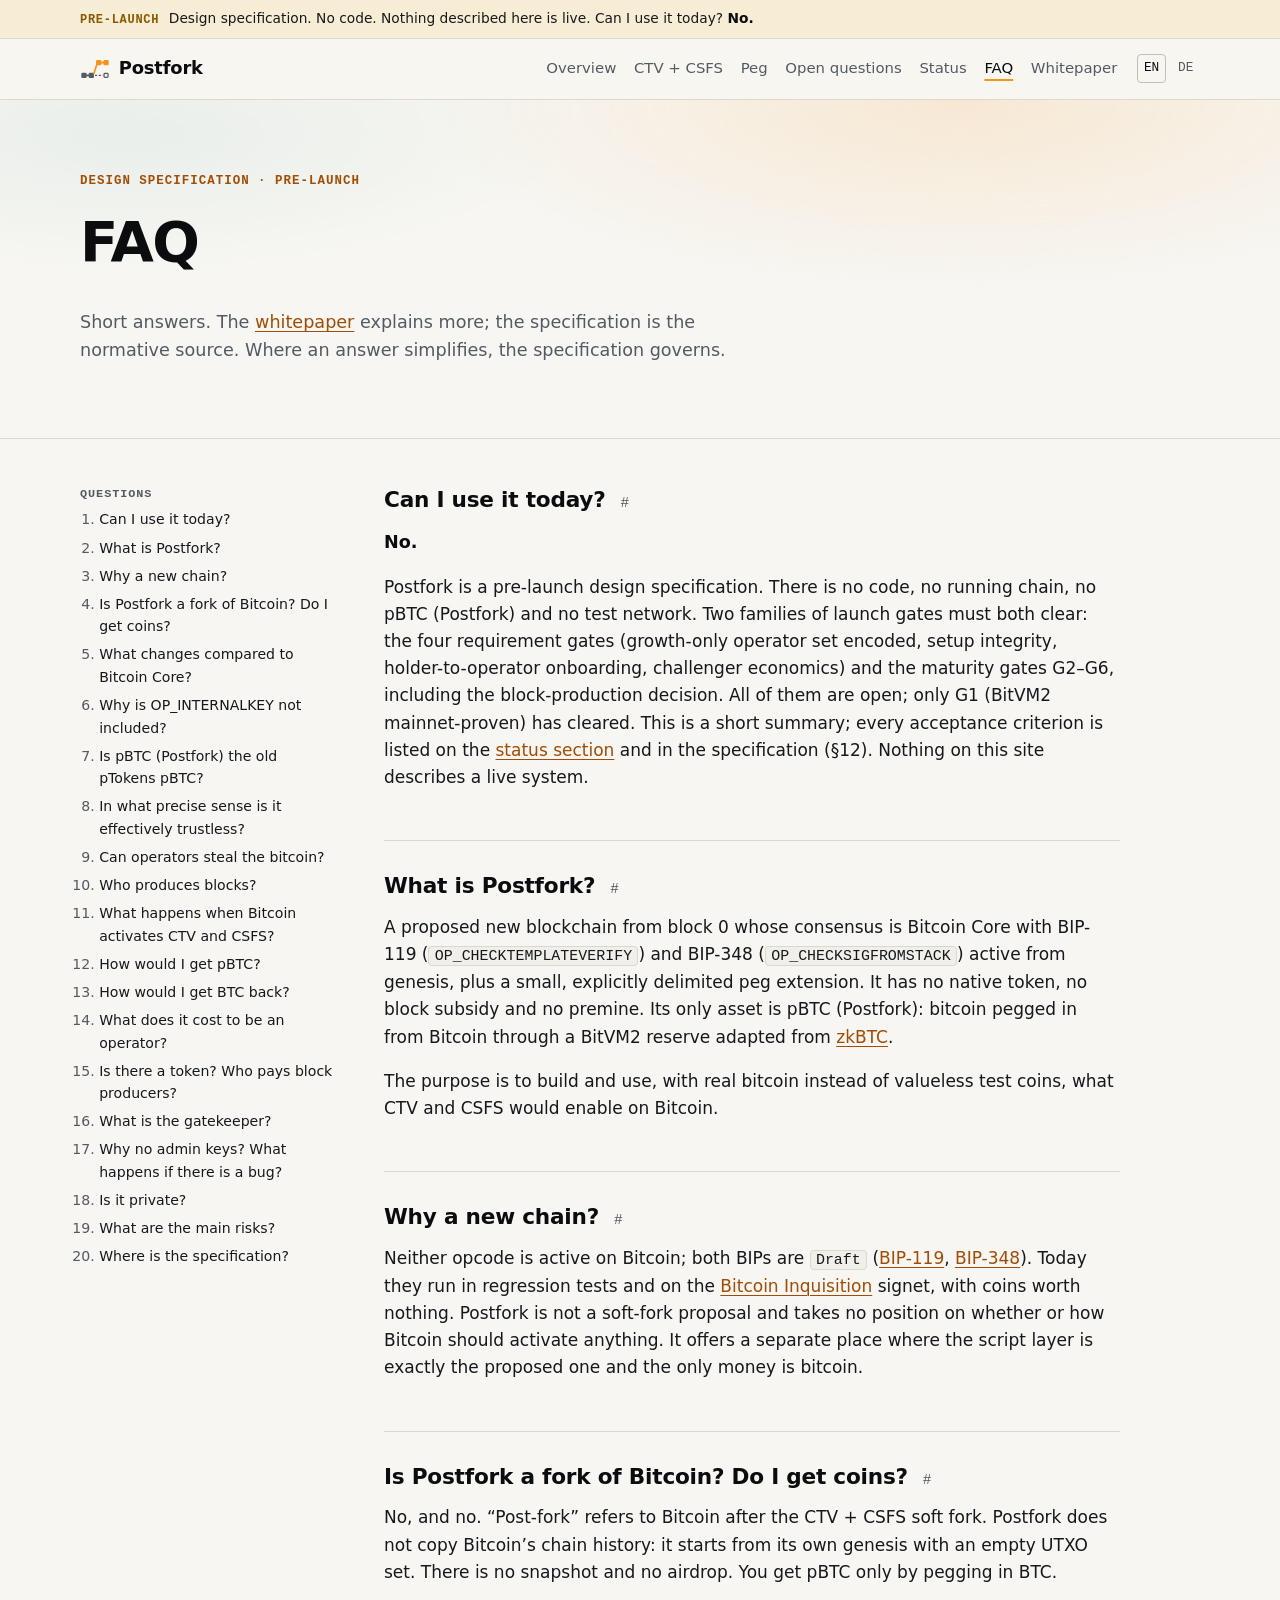
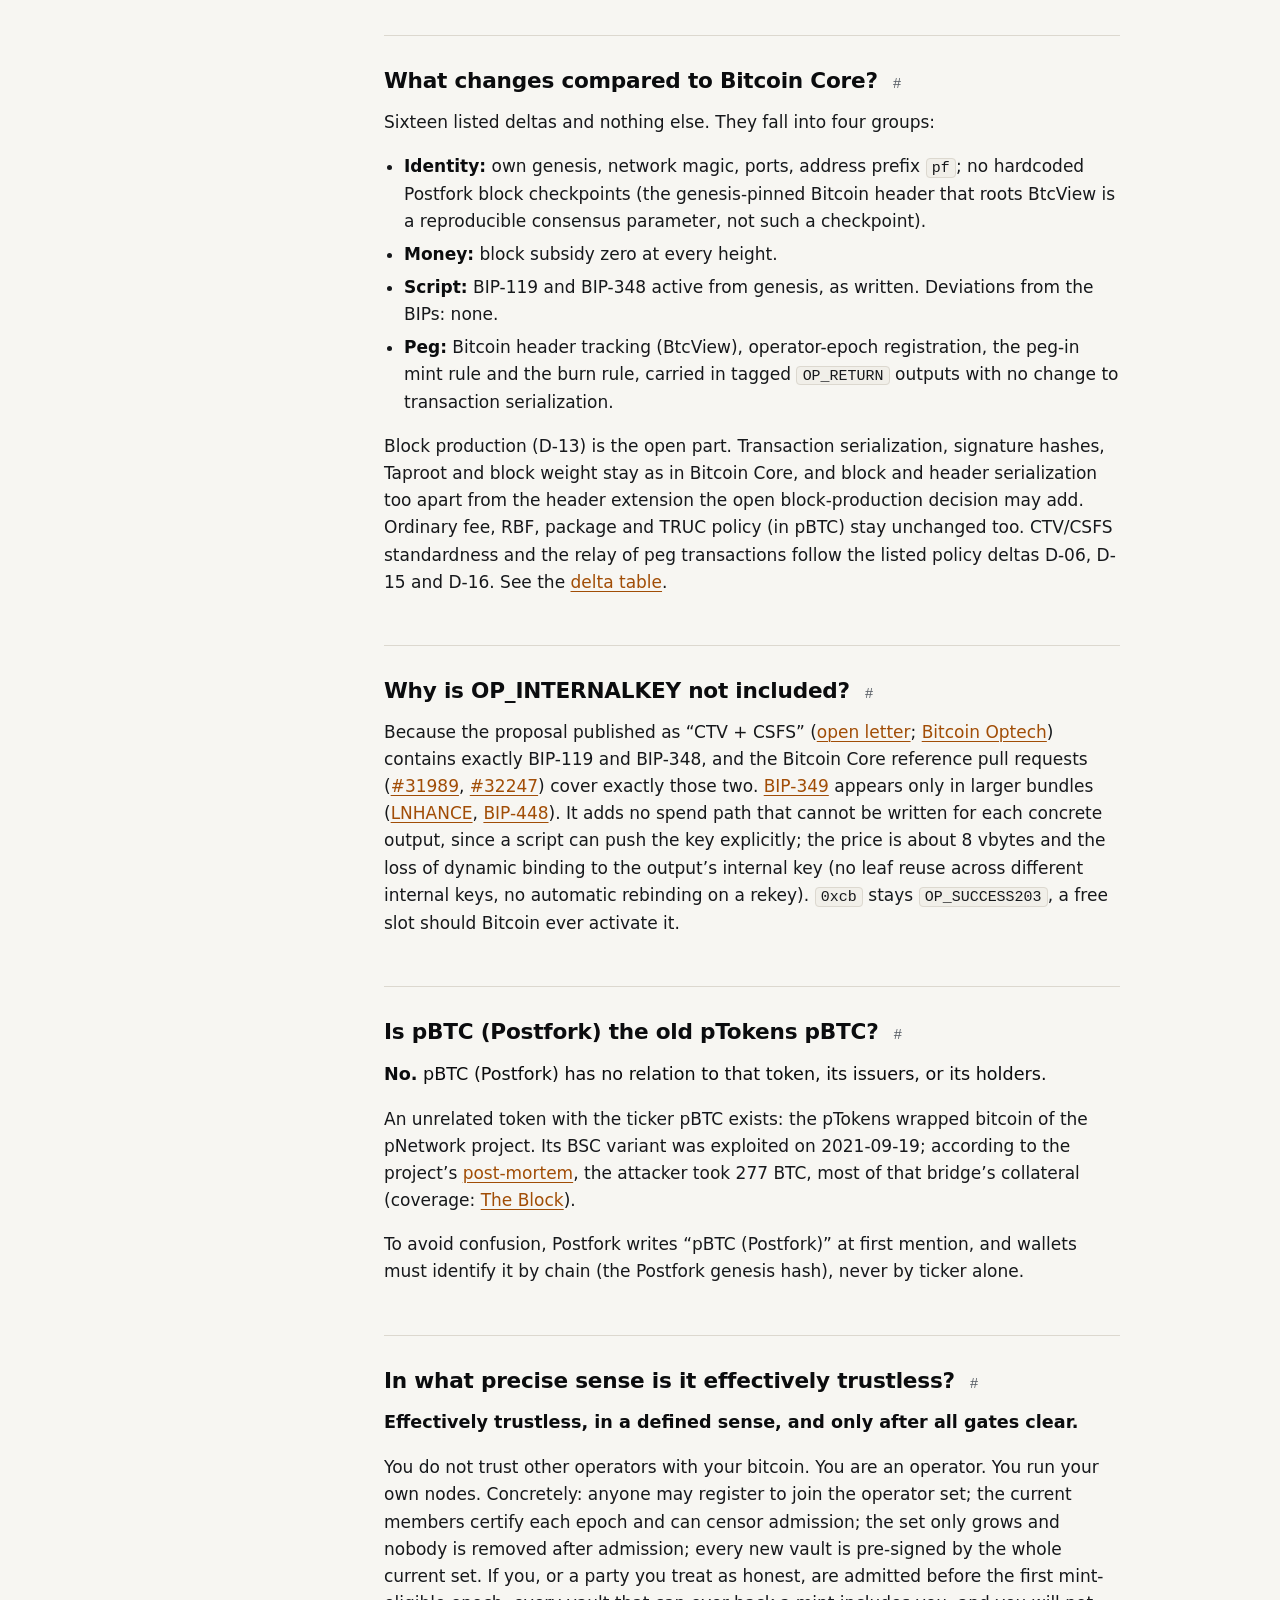
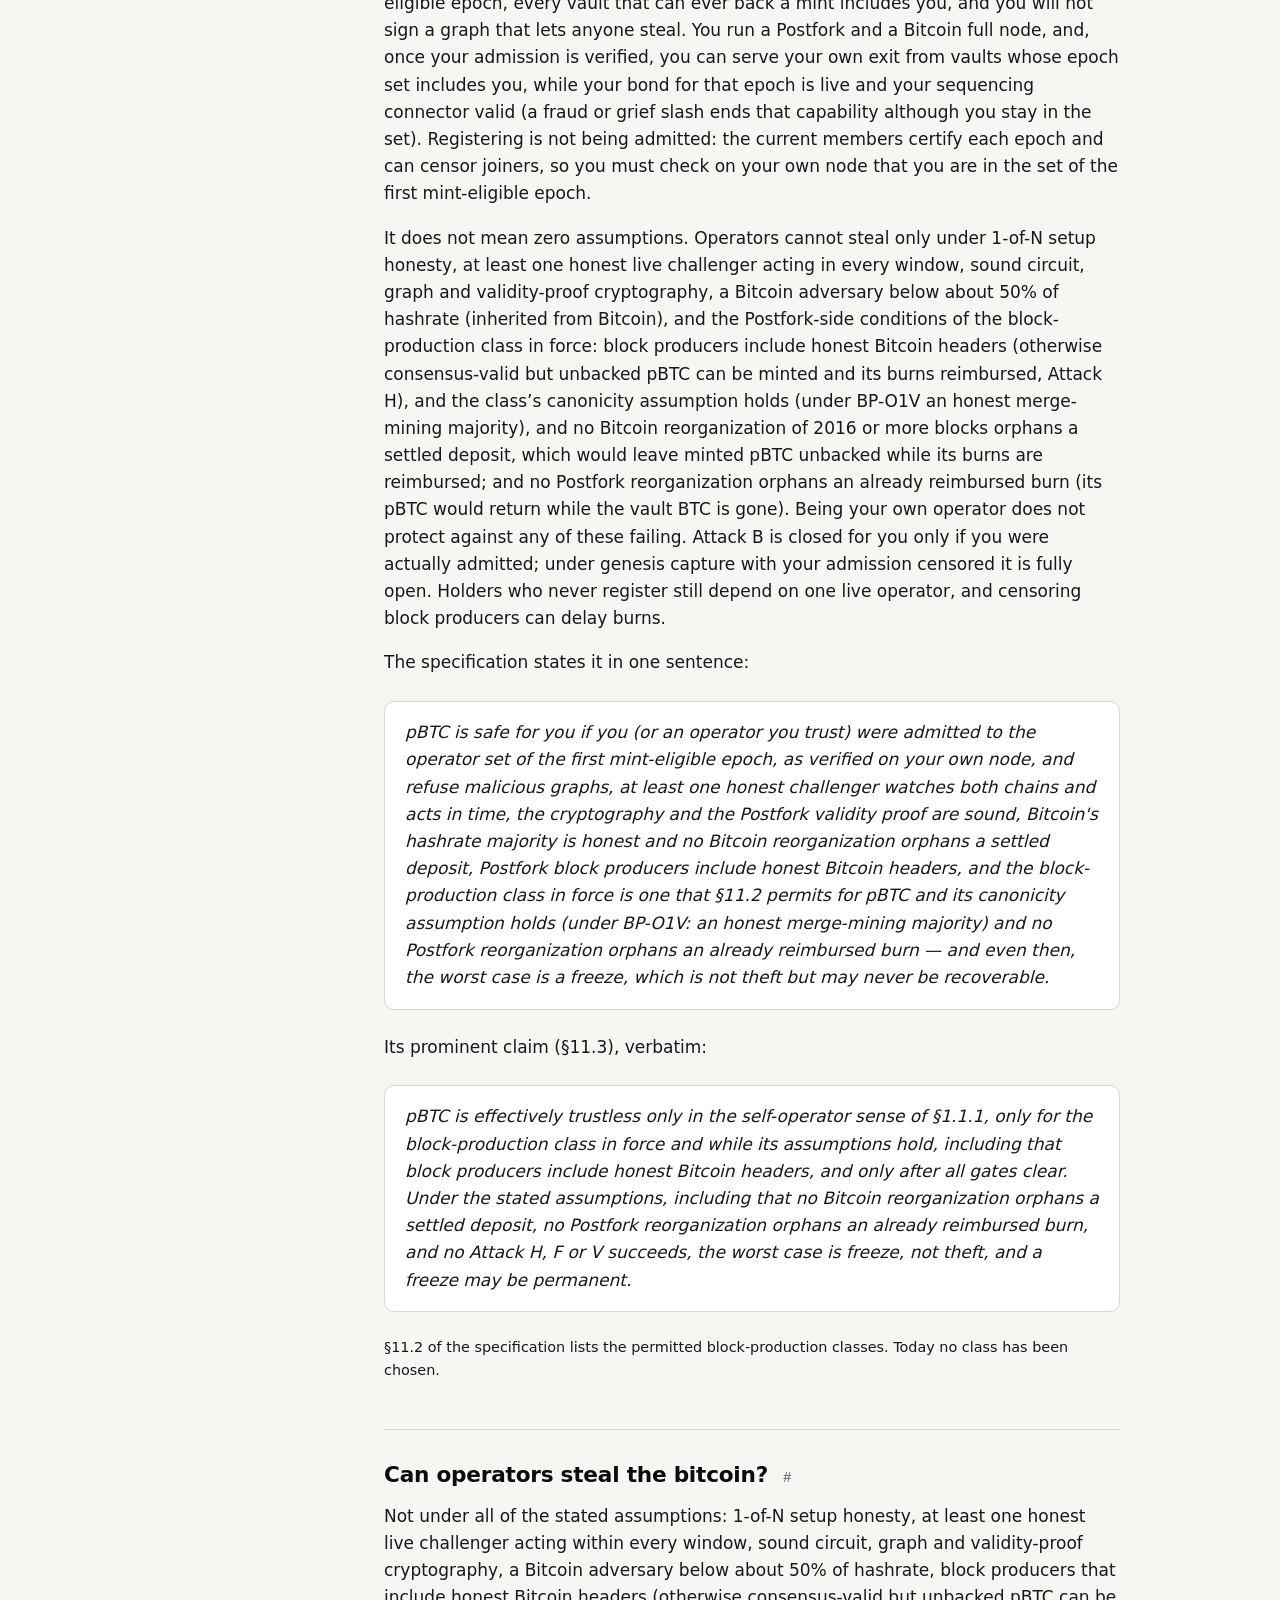
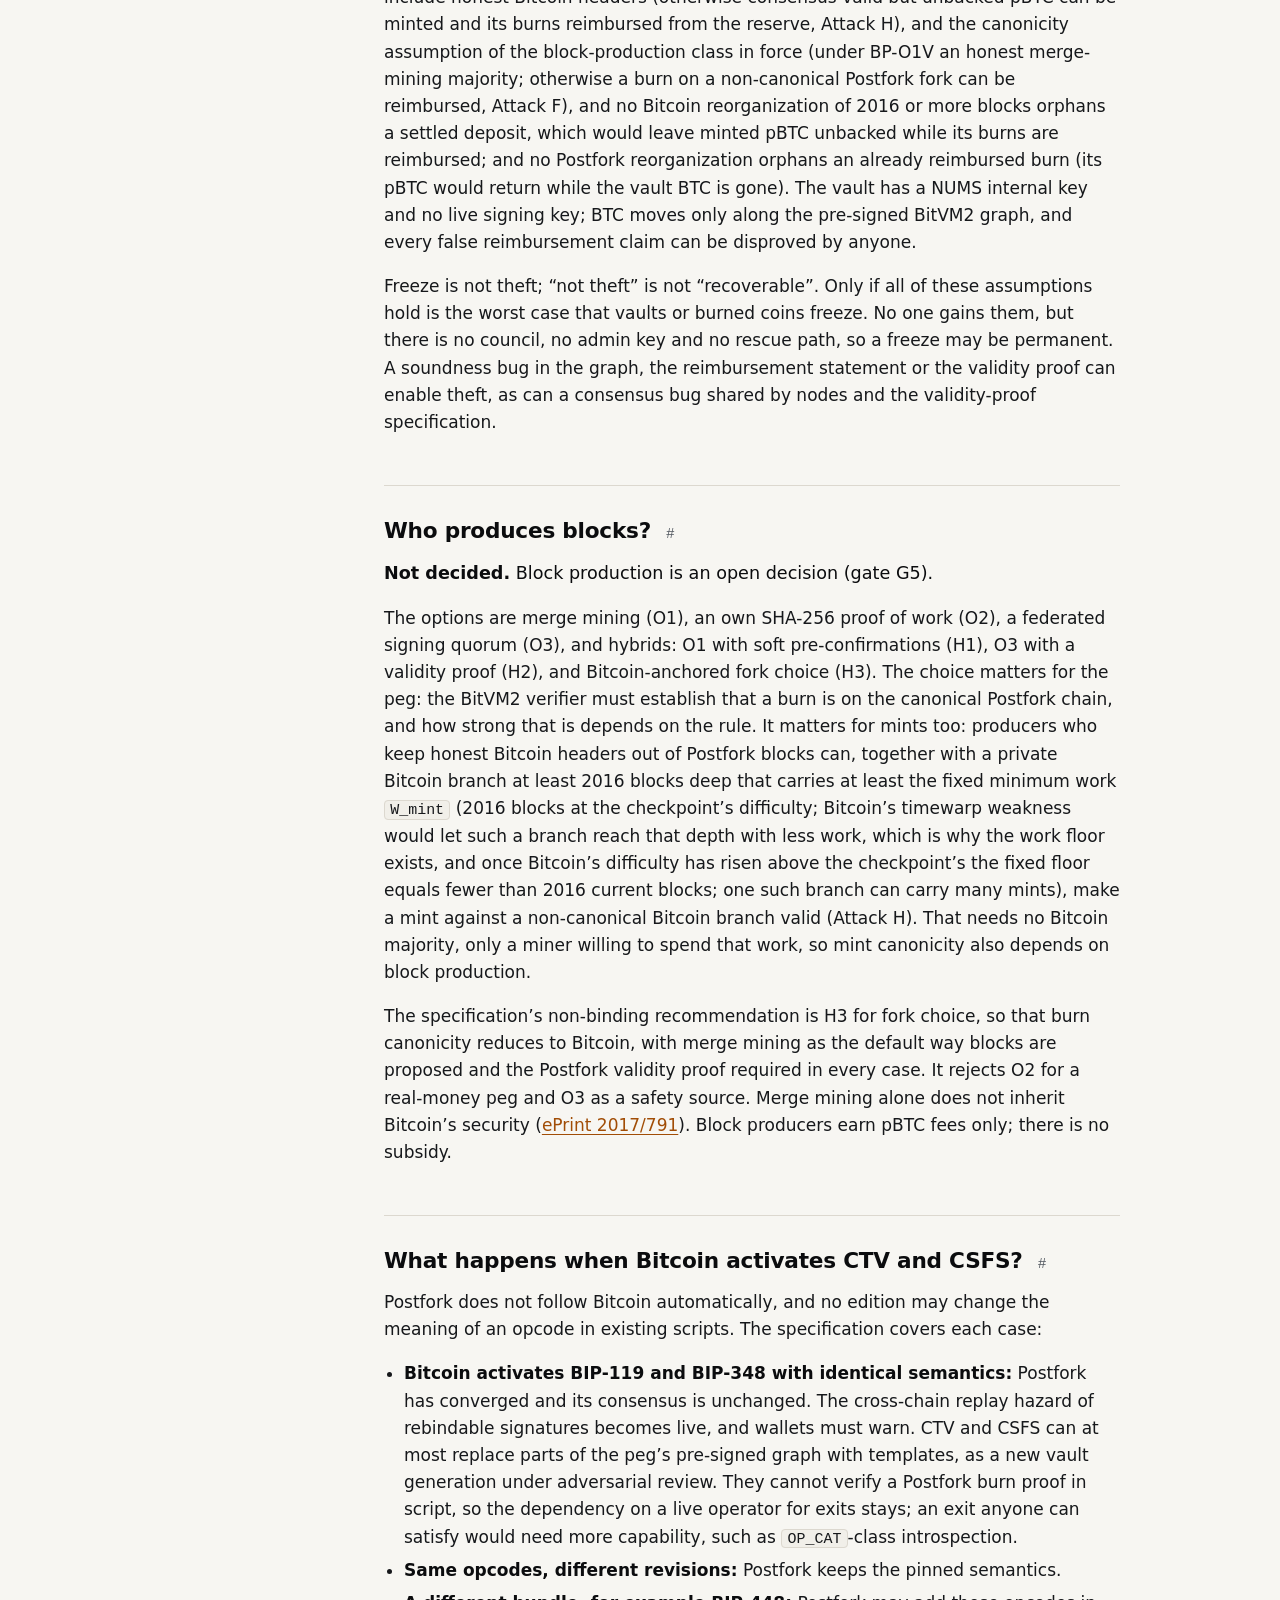
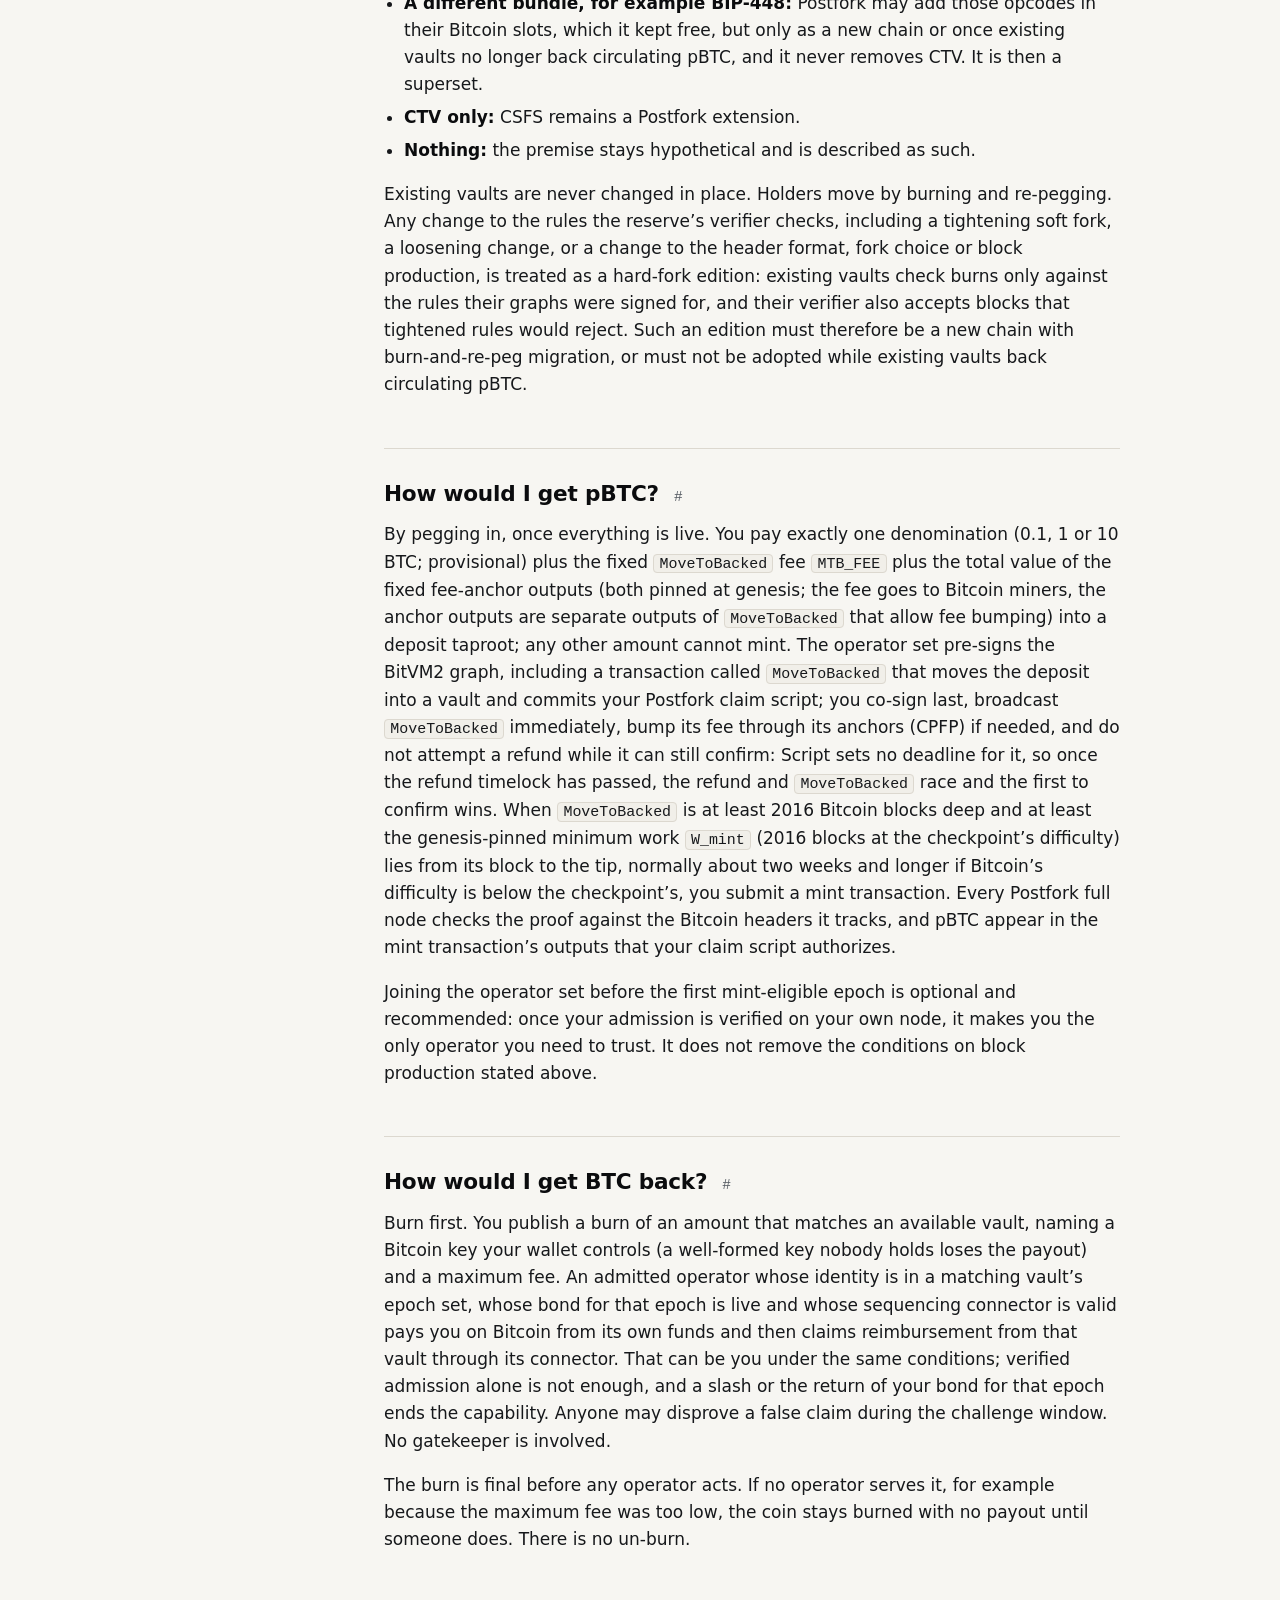
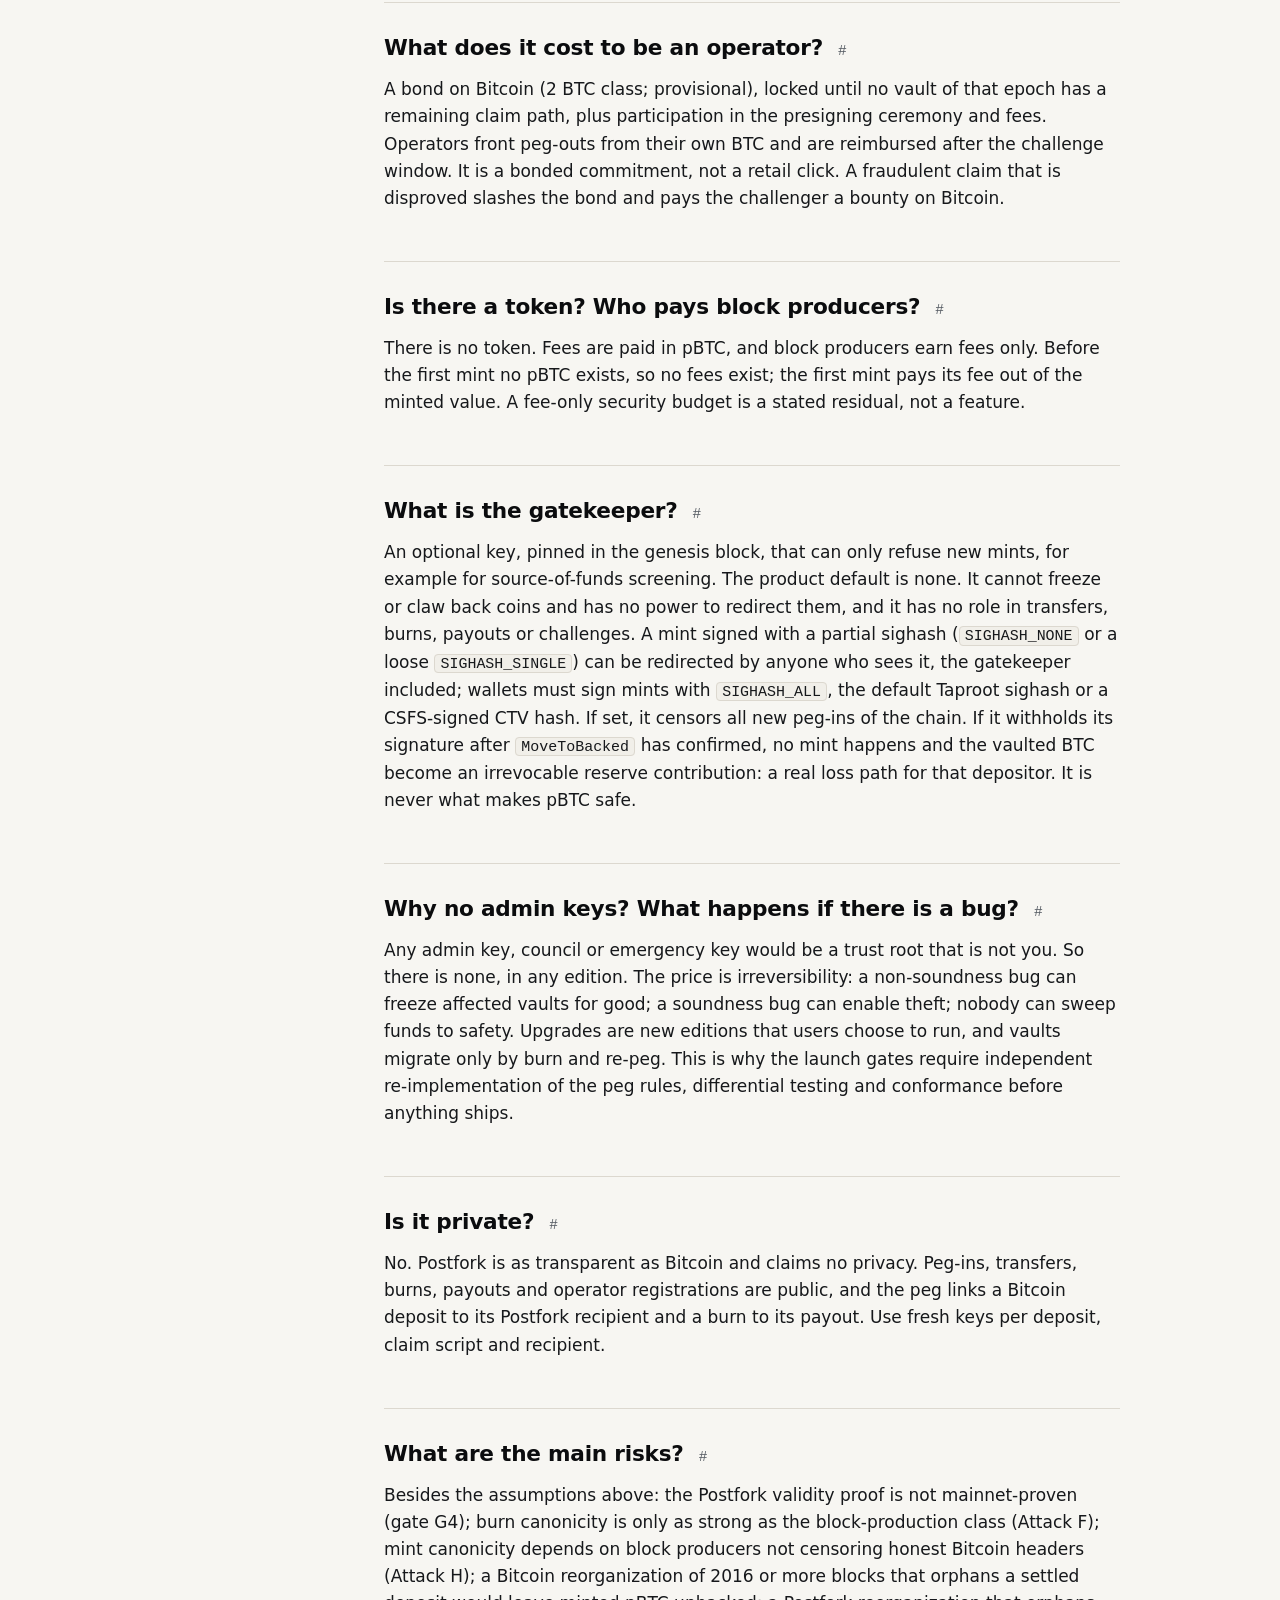
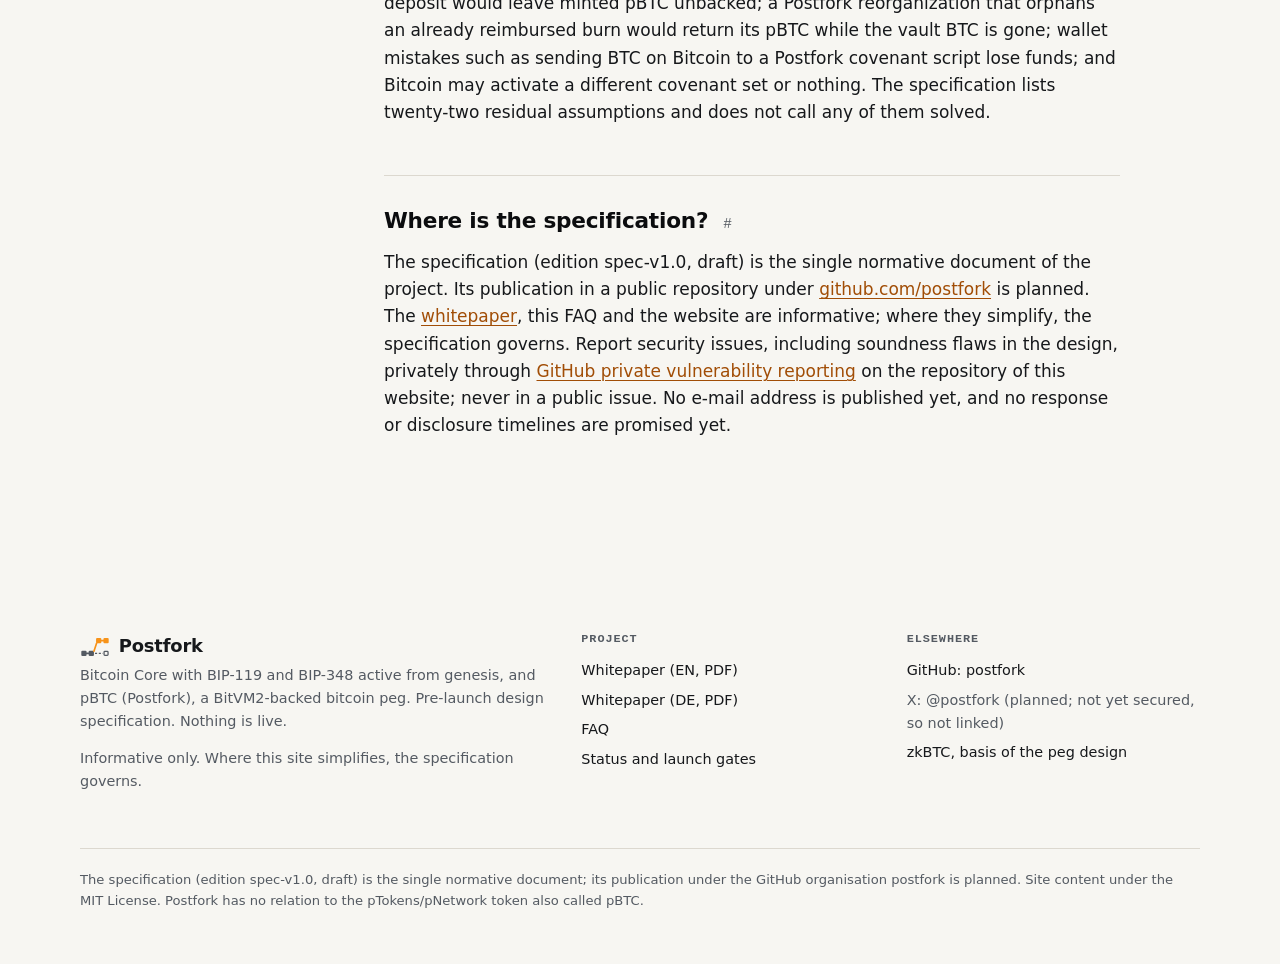
<file: faq/index.html>
<!doctype html>
<html lang="en">
<head>
<meta charset="utf-8" />
<meta name="viewport" content="width=device-width, initial-scale=1" />
<title>Postfork FAQ</title>
<meta name="description" content="Short answers about Postfork and pBTC (Postfork): can I use it today (no), what you would have to trust, who produces blocks (open), and what happens if Bitcoin activates CTV and CSFS." />
<meta name="robots" content="index, follow, max-image-preview:large" />
<meta name="theme-color" content="#0b0c0e" media="(prefers-color-scheme: dark)" />
<meta name="theme-color" content="#f7f6f2" media="(prefers-color-scheme: light)" />
<link rel="canonical" href="https://postfork.org/faq/" />
<link rel="alternate" hreflang="en" href="https://postfork.org/faq/" />
<link rel="alternate" hreflang="de" href="https://postfork.org/de/faq/" />
<link rel="alternate" hreflang="x-default" href="https://postfork.org/faq/" />
<link rel="icon" href="/favicon.svg" type="image/svg+xml" />
<link rel="sitemap" type="application/xml" href="/sitemap.xml" />
<link rel="stylesheet" href="/styles.css" />
<meta property="og:type" content="website" />
<meta property="og:site_name" content="Postfork" />
<meta property="og:title" content="Postfork FAQ" />
<meta property="og:description" content="Short answers about Postfork and pBTC (Postfork): can I use it today (no), what you would have to trust, who produces blocks (open), and what happens if Bitcoin activates CTV and CSFS." />
<meta property="og:url" content="https://postfork.org/faq/" />
<meta property="og:locale" content="en_US" />
<meta property="og:locale:alternate" content="de_DE" />
<meta property="og:image" content="https://postfork.org/og.jpg" />
<meta property="og:image:type" content="image/jpeg" />
<meta property="og:image:width" content="1200" />
<meta property="og:image:height" content="630" />
<meta property="og:image:alt" content="Postfork: Bitcoin Core with CTV and CSFS from genesis. Design specification, pre-launch." />
<meta name="twitter:card" content="summary_large_image" />
<meta name="twitter:title" content="Postfork FAQ" />
<meta name="twitter:description" content="Short answers about Postfork and pBTC (Postfork): can I use it today (no), what you would have to trust, who produces blocks (open), and what happens if Bitcoin activates CTV and CSFS." />
<meta name="twitter:image" content="https://postfork.org/og.jpg" />
<meta name="twitter:image:alt" content="Postfork: Bitcoin Core with CTV and CSFS from genesis. Design specification, pre-launch." />
</head>
<body>
<a class="skip" href="#main">Skip to content</a>
<div class="status-strip" role="note"><div class="wrap"><span class="tag">Pre-launch</span><span>Design specification. No code. Nothing described here is live. Can I use it today? <strong>No.</strong></span></div></div>
<header class="site-header">
  <div class="wrap">
    <a class="brand" href="/" aria-label="Postfork"><svg viewBox="2 7 28 19" width="30" height="20" aria-hidden="true" focusable="false"><rect class="logo-base" x="3" y="20" width="5" height="5" rx="1"/><rect class="logo-base" x="10" y="20" width="5" height="5" rx="1"/><path class="logo-link" d="M8 22.5h2"/><path class="logo-ghost" d="M16 22.5h7.5"/><rect class="logo-ghost-box" x="24.6" y="20.6" width="3.8" height="3.8" rx="0.8"/><path class="logo-accent-link" d="M15 20.5L17.5 13"/><rect class="logo-accent" x="17" y="8" width="5" height="5" rx="1"/><path class="logo-accent-link" d="M22 10.5h2"/><rect class="logo-accent" x="24" y="8" width="5" height="5" rx="1"/></svg><span>Postfork</span></a>
    <nav class="site-nav" aria-label="Main">
      <a href="/#what">Overview</a><a href="/#opcodes">CTV + CSFS</a><a href="/#peg">Peg</a><a href="/#open">Open questions</a><a href="/#status">Status</a><a href="/faq/" aria-current="page">FAQ</a><a href="/white-paper/">Whitepaper</a>
    </nav>
    <div class="langs" role="group" aria-label="Language">
      <a href="/faq/" hreflang="en" lang="en" aria-current="true">EN</a>
      <a href="/de/faq/" hreflang="de" lang="de">DE</a>
    </div>
  </div>
</header>
<main id="main">
<div class="page-head">
  <div class="wrap">
    <p class="eyebrow">Design specification · pre-launch</p>
    <h1>FAQ</h1>
    <p class="lede">Short answers. The <a href="/white-paper/">whitepaper</a> explains more; the specification is the normative source. Where an answer simplifies, the specification governs.</p>
  </div>
</div>
<div class="wrap faq-layout">
  <nav class="faq-toc" aria-labelledby="toc-title">
    <h2 id="toc-title">Questions</h2>
    <ol>
      <li><a href="#can-i-use-it-today">Can I use it today?</a></li>
      <li><a href="#what-is-postfork">What is Postfork?</a></li>
      <li><a href="#why-a-new-chain">Why a new chain?</a></li>
      <li><a href="#is-it-a-bitcoin-fork">Is Postfork a fork of Bitcoin? Do I get coins?</a></li>
      <li><a href="#what-changes">What changes compared to Bitcoin Core?</a></li>
      <li><a href="#why-no-internalkey">Why is OP_INTERNALKEY not included?</a></li>
      <li><a href="#is-this-the-old-pbtc">Is pBTC (Postfork) the old pTokens pBTC?</a></li>
      <li><a href="#is-it-trustless">In what precise sense is it effectively trustless?</a></li>
      <li><a href="#can-operators-steal">Can operators steal the bitcoin?</a></li>
      <li><a href="#who-produces-blocks">Who produces blocks?</a></li>
      <li><a href="#bitcoin-activates">What happens when Bitcoin activates CTV and CSFS?</a></li>
      <li><a href="#how-peg-in">How would I get pBTC?</a></li>
      <li><a href="#how-redeem">How would I get BTC back?</a></li>
      <li><a href="#operator-cost">What does it cost to be an operator?</a></li>
      <li><a href="#fees">Is there a token? Who pays block producers?</a></li>
      <li><a href="#gatekeeper">What is the gatekeeper?</a></li>
      <li><a href="#bugs">Why no admin keys? What happens if there is a bug?</a></li>
      <li><a href="#privacy">Is it private?</a></li>
      <li><a href="#risks">What are the main risks?</a></li>
      <li><a href="#where-spec">Where is the specification?</a></li>
    </ol>
  </nav>
  <div class="faq-list">
    <section class="faq-item" aria-labelledby="can-i-use-it-today">
      <h2 id="can-i-use-it-today">Can I use it today? <a class="copy-link" href="#can-i-use-it-today" aria-label="Copy link to this question" data-copied-label="Link copied"></a></h2>
      <p class="short"><strong>No.</strong></p>
<p>Postfork is a pre-launch design specification. There is no code, no running chain, no pBTC (Postfork) and no test network. Two families of launch gates must both clear: the four requirement gates (growth-only operator set encoded, setup integrity, holder-to-operator onboarding, challenger economics) and the maturity gates G2–G6, including the block-production decision. All of them are open; only G1 (BitVM2 mainnet-proven) has cleared. This is a short summary; every acceptance criterion is listed on the <a href="/#status">status section</a> and in the specification (§12). Nothing on this site describes a live system.</p>
    </section>
    <section class="faq-item" aria-labelledby="what-is-postfork">
      <h2 id="what-is-postfork">What is Postfork? <a class="copy-link" href="#what-is-postfork" aria-label="Copy link to this question" data-copied-label="Link copied"></a></h2>
      <p>A proposed new blockchain from block 0 whose consensus is Bitcoin Core with BIP-119 (<code>OP_CHECKTEMPLATEVERIFY</code>) and BIP-348 (<code>OP_CHECKSIGFROMSTACK</code>) active from genesis, plus a small, explicitly delimited peg extension. It has no native token, no block subsidy and no premine. Its only asset is pBTC (Postfork): bitcoin pegged in from Bitcoin through a BitVM2 reserve adapted from <a href="https://github.com/zk-BTC/zkbtc">zkBTC</a>.</p>
<p>The purpose is to build and use, with real bitcoin instead of valueless test coins, what CTV and CSFS would enable on Bitcoin.</p>
    </section>
    <section class="faq-item" aria-labelledby="why-a-new-chain">
      <h2 id="why-a-new-chain">Why a new chain? <a class="copy-link" href="#why-a-new-chain" aria-label="Copy link to this question" data-copied-label="Link copied"></a></h2>
      <p>Neither opcode is active on Bitcoin; both BIPs are <code>Draft</code> (<a href="https://github.com/bitcoin/bips/blob/master/bip-0119.mediawiki">BIP-119</a>, <a href="https://github.com/bitcoin/bips/blob/master/bip-0348.md">BIP-348</a>). Today they run in regression tests and on the <a href="https://github.com/bitcoin-inquisition/bitcoin/releases">Bitcoin Inquisition</a> signet, with coins worth nothing. Postfork is not a soft-fork proposal and takes no position on whether or how Bitcoin should activate anything. It offers a separate place where the script layer is exactly the proposed one and the only money is bitcoin.</p>
    </section>
    <section class="faq-item" aria-labelledby="is-it-a-bitcoin-fork">
      <h2 id="is-it-a-bitcoin-fork">Is Postfork a fork of Bitcoin? Do I get coins? <a class="copy-link" href="#is-it-a-bitcoin-fork" aria-label="Copy link to this question" data-copied-label="Link copied"></a></h2>
      <p>No, and no. “Post-fork” refers to Bitcoin after the CTV + CSFS soft fork. Postfork does not copy Bitcoin’s chain history: it starts from its own genesis with an empty UTXO set. There is no snapshot and no airdrop. You get pBTC only by pegging in BTC.</p>
    </section>
    <section class="faq-item" aria-labelledby="what-changes">
      <h2 id="what-changes">What changes compared to Bitcoin Core? <a class="copy-link" href="#what-changes" aria-label="Copy link to this question" data-copied-label="Link copied"></a></h2>
      <p>Sixteen listed deltas and nothing else. They fall into four groups:</p>
<ul>
<li><strong>Identity:</strong> own genesis, network magic, ports, address prefix <code>pf</code>; no hardcoded Postfork block checkpoints (the genesis-pinned Bitcoin header that roots BtcView is a reproducible consensus parameter, not such a checkpoint).</li>
<li><strong>Money:</strong> block subsidy zero at every height.</li>
<li><strong>Script:</strong> BIP-119 and BIP-348 active from genesis, as written. Deviations from the BIPs: none.</li>
<li><strong>Peg:</strong> Bitcoin header tracking (BtcView), operator-epoch registration, the peg-in mint rule and the burn rule, carried in tagged <code>OP_RETURN</code> outputs with no change to transaction serialization.</li>
</ul>
<p>Block production (D-13) is the open part. Transaction serialization, signature hashes, Taproot and block weight stay as in Bitcoin Core, and block and header serialization too apart from the header extension the open block-production decision may add. Ordinary fee, RBF, package and TRUC policy (in pBTC) stay unchanged too. CTV/CSFS standardness and the relay of peg transactions follow the listed policy deltas D-06, D-15 and D-16. See the <a href="/#principles">delta table</a>.</p>
    </section>
    <section class="faq-item" aria-labelledby="why-no-internalkey">
      <h2 id="why-no-internalkey">Why is OP_INTERNALKEY not included? <a class="copy-link" href="#why-no-internalkey" aria-label="Copy link to this question" data-copied-label="Link copied"></a></h2>
      <p>Because the proposal published as “CTV + CSFS” (<a href="https://ctv-csfs.com/">open letter</a>; <a href="https://bitcoinops.org/en/newsletters/2025/07/04/">Bitcoin Optech</a>) contains exactly BIP-119 and BIP-348, and the Bitcoin Core reference pull requests (<a href="https://github.com/bitcoin/bitcoin/pull/31989">#31989</a>, <a href="https://github.com/bitcoin/bitcoin/pull/32247">#32247</a>) cover exactly those two. <a href="https://github.com/bitcoin/bips/blob/master/bip-0349.md">BIP-349</a> appears only in larger bundles (<a href="https://bitcoinops.org/en/newsletters/2025/12/05/">LNHANCE</a>, <a href="https://github.com/bitcoin/bips/blob/master/bip-0448.md">BIP-448</a>). It adds no spend path that cannot be written for each concrete output, since a script can push the key explicitly; the price is about 8 vbytes and the loss of dynamic binding to the output’s internal key (no leaf reuse across different internal keys, no automatic rebinding on a rekey). <code>0xcb</code> stays <code>OP_SUCCESS203</code>, a free slot should Bitcoin ever activate it.</p>
    </section>
    <section class="faq-item" aria-labelledby="is-this-the-old-pbtc">
      <h2 id="is-this-the-old-pbtc">Is pBTC (Postfork) the old pTokens pBTC? <a class="copy-link" href="#is-this-the-old-pbtc" aria-label="Copy link to this question" data-copied-label="Link copied"></a></h2>
      <p class="short"><strong>No.</strong> pBTC (Postfork) has no relation to that token, its issuers, or its holders.</p>
<p>An unrelated token with the ticker pBTC exists: the pTokens wrapped bitcoin of the pNetwork project. Its BSC variant was exploited on 2021-09-19; according to the project’s <a href="https://medium.com/pnetwork/pnetwork-post-mortem-pbtc-on-bsc-exploit-170890c58d5f">post-mortem</a>, the attacker took 277 BTC, most of that bridge’s collateral (coverage: <a href="https://www.theblock.co/news/defi/2021-09-20-defi-pnetwork-hack-wrapped-bitcoin-12-million-lost-118060">The Block</a>). </p>
<p>To avoid confusion, Postfork writes “pBTC (Postfork)” at first mention, and wallets must identify it by chain (the Postfork genesis hash), never by ticker alone.</p>
    </section>
    <section class="faq-item" aria-labelledby="is-it-trustless">
      <h2 id="is-it-trustless">In what precise sense is it effectively trustless? <a class="copy-link" href="#is-it-trustless" aria-label="Copy link to this question" data-copied-label="Link copied"></a></h2>
      <p class="short"><strong>Effectively trustless, in a defined sense, and only after all gates clear.</strong></p>
<p>You do not trust other operators with your bitcoin. You are an operator. You run your own nodes. Concretely: anyone may register to join the operator set; the current members certify each epoch and can censor admission; the set only grows and nobody is removed after admission; every new vault is pre-signed by the whole current set. If you, or a party you treat as honest, are admitted before the first mint-eligible epoch, every vault that can ever back a mint includes you, and you will not sign a graph that lets anyone steal. You run a Postfork and a Bitcoin full node, and, once your admission is verified, you can serve your own exit from vaults whose epoch set includes you, while your bond for that epoch is live and your sequencing connector valid (a fraud or grief slash ends that capability although you stay in the set). Registering is not being admitted: the current members certify each epoch and can censor joiners, so you must check on your own node that you are in the set of the first mint-eligible epoch.</p>
<p>It does not mean zero assumptions. Operators cannot steal only under 1-of-N setup honesty, at least one honest live challenger acting in every window, sound circuit, graph and validity-proof cryptography, a Bitcoin adversary below about 50% of hashrate (inherited from Bitcoin), and the Postfork-side conditions of the block-production class in force: block producers include honest Bitcoin headers (otherwise consensus-valid but unbacked pBTC can be minted and its burns reimbursed, Attack H), and the class’s canonicity assumption holds (under BP-O1V an honest merge-mining majority), and no Bitcoin reorganization of 2016 or more blocks orphans a settled deposit, which would leave minted pBTC unbacked while its burns are reimbursed; and no Postfork reorganization orphans an already reimbursed burn (its pBTC would return while the vault BTC is gone). Being your own operator does not protect against any of these failing. Attack B is closed for you only if you were actually admitted; under genesis capture with your admission censored it is fully open. Holders who never register still depend on one live operator, and censoring block producers can delay burns.</p>
<p>The specification states it in one sentence:</p>
<blockquote class="callout verbatim"><p>pBTC is safe for you if you (or an operator you trust) were admitted to the operator set of the first mint-eligible epoch, as verified on your own node, and refuse malicious graphs, at least one honest challenger watches both chains and acts in time, the cryptography and the Postfork validity proof are sound, Bitcoin's hashrate majority is honest and no Bitcoin reorganization orphans a settled deposit, Postfork block producers include honest Bitcoin headers, and the block-production class in force is one that §11.2 permits for pBTC and its canonicity assumption holds (under BP-O1V: an honest merge-mining majority) and no Postfork reorganization orphans an already reimbursed burn — and even then, the worst case is a freeze, which is not theft but may never be recoverable.</p></blockquote>
<p>Its prominent claim (§11.3), verbatim:</p>
<blockquote class="callout verbatim"><p>pBTC is effectively trustless only in the self-operator sense of §1.1.1, only for the block-production class in force and while its assumptions hold, including that block producers include honest Bitcoin headers, and only after all gates clear. Under the stated assumptions, including that no Bitcoin reorganization orphans a settled deposit, no Postfork reorganization orphans an already reimbursed burn, and no Attack H, F or V succeeds, the worst case is freeze, not theft, and a freeze may be permanent.</p></blockquote>
<p class="small muted">§11.2 of the specification lists the permitted block-production classes. Today no class has been chosen.</p>
    </section>
    <section class="faq-item" aria-labelledby="can-operators-steal">
      <h2 id="can-operators-steal">Can operators steal the bitcoin? <a class="copy-link" href="#can-operators-steal" aria-label="Copy link to this question" data-copied-label="Link copied"></a></h2>
      <p>Not under all of the stated assumptions: 1-of-N setup honesty, at least one honest live challenger acting within every window, sound circuit, graph and validity-proof cryptography, a Bitcoin adversary below about 50% of hashrate, block producers that include honest Bitcoin headers (otherwise consensus-valid but unbacked pBTC can be minted and its burns reimbursed from the reserve, Attack H), and the canonicity assumption of the block-production class in force (under BP-O1V an honest merge-mining majority; otherwise a burn on a non-canonical Postfork fork can be reimbursed, Attack F), and no Bitcoin reorganization of 2016 or more blocks orphans a settled deposit, which would leave minted pBTC unbacked while its burns are reimbursed; and no Postfork reorganization orphans an already reimbursed burn (its pBTC would return while the vault BTC is gone). The vault has a NUMS internal key and no live signing key; BTC moves only along the pre-signed BitVM2 graph, and every false reimbursement claim can be disproved by anyone.</p>
<p>Freeze is not theft; “not theft” is not “recoverable”. Only if all of these assumptions hold is the worst case that vaults or burned coins freeze. No one gains them, but there is no council, no admin key and no rescue path, so a freeze may be permanent. A soundness bug in the graph, the reimbursement statement or the validity proof can enable theft, as can a consensus bug shared by nodes and the validity-proof specification.</p>
    </section>
    <section class="faq-item" aria-labelledby="who-produces-blocks">
      <h2 id="who-produces-blocks">Who produces blocks? <a class="copy-link" href="#who-produces-blocks" aria-label="Copy link to this question" data-copied-label="Link copied"></a></h2>
      <p class="short"><strong>Not decided.</strong> Block production is an open decision (gate G5).</p>
<p>The options are merge mining (O1), an own SHA-256 proof of work (O2), a federated signing quorum (O3), and hybrids: O1 with soft pre-confirmations (H1), O3 with a validity proof (H2), and Bitcoin-anchored fork choice (H3). The choice matters for the peg: the BitVM2 verifier must establish that a burn is on the canonical Postfork chain, and how strong that is depends on the rule. It matters for mints too: producers who keep honest Bitcoin headers out of Postfork blocks can, together with a private Bitcoin branch at least 2016 blocks deep that carries at least the fixed minimum work <code>W_mint</code> (2016 blocks at the checkpoint’s difficulty; Bitcoin’s timewarp weakness would let such a branch reach that depth with less work, which is why the work floor exists, and once Bitcoin’s difficulty has risen above the checkpoint’s the fixed floor equals fewer than 2016 current blocks; one such branch can carry many mints), make a mint against a non-canonical Bitcoin branch valid (Attack H). That needs no Bitcoin majority, only a miner willing to spend that work, so mint canonicity also depends on block production.</p>
<p>The specification’s non-binding recommendation is H3 for fork choice, so that burn canonicity reduces to Bitcoin, with merge mining as the default way blocks are proposed and the Postfork validity proof required in every case. It rejects O2 for a real-money peg and O3 as a safety source. Merge mining alone does not inherit Bitcoin’s security (<a href="https://eprint.iacr.org/2017/791">ePrint 2017/791</a>). Block producers earn pBTC fees only; there is no subsidy.</p>
    </section>
    <section class="faq-item" aria-labelledby="bitcoin-activates">
      <h2 id="bitcoin-activates">What happens when Bitcoin activates CTV and CSFS? <a class="copy-link" href="#bitcoin-activates" aria-label="Copy link to this question" data-copied-label="Link copied"></a></h2>
      <p>Postfork does not follow Bitcoin automatically, and no edition may change the meaning of an opcode in existing scripts. The specification covers each case:</p>
<ul>
<li><strong>Bitcoin activates BIP-119 and BIP-348 with identical semantics:</strong> Postfork has converged and its consensus is unchanged. The cross-chain replay hazard of rebindable signatures becomes live, and wallets must warn. CTV and CSFS can at most replace parts of the peg’s pre-signed graph with templates, as a new vault generation under adversarial review. They cannot verify a Postfork burn proof in script, so the dependency on a live operator for exits stays; an exit anyone can satisfy would need more capability, such as <code>OP_CAT</code>-class introspection.</li>
<li><strong>Same opcodes, different revisions:</strong> Postfork keeps the pinned semantics.</li>
<li><strong>A different bundle, for example BIP-448:</strong> Postfork may add those opcodes in their Bitcoin slots, which it kept free, but only as a new chain or once existing vaults no longer back circulating pBTC, and it never removes CTV. It is then a superset.</li>
<li><strong>CTV only:</strong> CSFS remains a Postfork extension.</li>
<li><strong>Nothing:</strong> the premise stays hypothetical and is described as such.</li>
</ul>
<p>Existing vaults are never changed in place. Holders move by burning and re-pegging. Any change to the rules the reserve’s verifier checks, including a tightening soft fork, a loosening change, or a change to the header format, fork choice or block production, is treated as a hard-fork edition: existing vaults check burns only against the rules their graphs were signed for, and their verifier also accepts blocks that tightened rules would reject. Such an edition must therefore be a new chain with burn-and-re-peg migration, or must not be adopted while existing vaults back circulating pBTC.</p>
    </section>
    <section class="faq-item" aria-labelledby="how-peg-in">
      <h2 id="how-peg-in">How would I get pBTC? <a class="copy-link" href="#how-peg-in" aria-label="Copy link to this question" data-copied-label="Link copied"></a></h2>
      <p>By pegging in, once everything is live. You pay exactly one denomination (0.1, 1 or 10 BTC; provisional) plus the fixed <code>MoveToBacked</code> fee <code>MTB_FEE</code> plus the total value of the fixed fee-anchor outputs (both pinned at genesis; the fee goes to Bitcoin miners, the anchor outputs are separate outputs of <code>MoveToBacked</code> that allow fee bumping) into a deposit taproot; any other amount cannot mint. The operator set pre-signs the BitVM2 graph, including a transaction called <code>MoveToBacked</code> that moves the deposit into a vault and commits your Postfork claim script; you co-sign last, broadcast <code>MoveToBacked</code> immediately, bump its fee through its anchors (CPFP) if needed, and do not attempt a refund while it can still confirm: Script sets no deadline for it, so once the refund timelock has passed, the refund and <code>MoveToBacked</code> race and the first to confirm wins. When <code>MoveToBacked</code> is at least 2016 Bitcoin blocks deep and at least the genesis-pinned minimum work <code>W_mint</code> (2016 blocks at the checkpoint’s difficulty) lies from its block to the tip, normally about two weeks and longer if Bitcoin’s difficulty is below the checkpoint’s, you submit a mint transaction. Every Postfork full node checks the proof against the Bitcoin headers it tracks, and pBTC appear in the mint transaction’s outputs that your claim script authorizes.</p>
<p>Joining the operator set before the first mint-eligible epoch is optional and recommended: once your admission is verified on your own node, it makes you the only operator you need to trust. It does not remove the conditions on block production stated above.</p>
    </section>
    <section class="faq-item" aria-labelledby="how-redeem">
      <h2 id="how-redeem">How would I get BTC back? <a class="copy-link" href="#how-redeem" aria-label="Copy link to this question" data-copied-label="Link copied"></a></h2>
      <p>Burn first. You publish a burn of an amount that matches an available vault, naming a Bitcoin key your wallet controls (a well-formed key nobody holds loses the payout) and a maximum fee. An admitted operator whose identity is in a matching vault’s epoch set, whose bond for that epoch is live and whose sequencing connector is valid pays you on Bitcoin from its own funds and then claims reimbursement from that vault through its connector. That can be you under the same conditions; verified admission alone is not enough, and a slash or the return of your bond for that epoch ends the capability. Anyone may disprove a false claim during the challenge window. No gatekeeper is involved.</p>
<p>The burn is final before any operator acts. If no operator serves it, for example because the maximum fee was too low, the coin stays burned with no payout until someone does. There is no un-burn.</p>
    </section>
    <section class="faq-item" aria-labelledby="operator-cost">
      <h2 id="operator-cost">What does it cost to be an operator? <a class="copy-link" href="#operator-cost" aria-label="Copy link to this question" data-copied-label="Link copied"></a></h2>
      <p>A bond on Bitcoin (2 BTC class; provisional), locked until no vault of that epoch has a remaining claim path, plus participation in the presigning ceremony and fees. Operators front peg-outs from their own BTC and are reimbursed after the challenge window. It is a bonded commitment, not a retail click. A fraudulent claim that is disproved slashes the bond and pays the challenger a bounty on Bitcoin.</p>
    </section>
    <section class="faq-item" aria-labelledby="fees">
      <h2 id="fees">Is there a token? Who pays block producers? <a class="copy-link" href="#fees" aria-label="Copy link to this question" data-copied-label="Link copied"></a></h2>
      <p>There is no token. Fees are paid in pBTC, and block producers earn fees only. Before the first mint no pBTC exists, so no fees exist; the first mint pays its fee out of the minted value. A fee-only security budget is a stated residual, not a feature.</p>
    </section>
    <section class="faq-item" aria-labelledby="gatekeeper">
      <h2 id="gatekeeper">What is the gatekeeper? <a class="copy-link" href="#gatekeeper" aria-label="Copy link to this question" data-copied-label="Link copied"></a></h2>
      <p>An optional key, pinned in the genesis block, that can only refuse new mints, for example for source-of-funds screening. The product default is none. It cannot freeze or claw back coins and has no power to redirect them, and it has no role in transfers, burns, payouts or challenges. A mint signed with a partial sighash (<code>SIGHASH_NONE</code> or a loose <code>SIGHASH_SINGLE</code>) can be redirected by anyone who sees it, the gatekeeper included; wallets must sign mints with <code>SIGHASH_ALL</code>, the default Taproot sighash or a CSFS-signed CTV hash. If set, it censors all new peg-ins of the chain. If it withholds its signature after <code>MoveToBacked</code> has confirmed, no mint happens and the vaulted BTC become an irrevocable reserve contribution: a real loss path for that depositor. It is never what makes pBTC safe.</p>
    </section>
    <section class="faq-item" aria-labelledby="bugs">
      <h2 id="bugs">Why no admin keys? What happens if there is a bug? <a class="copy-link" href="#bugs" aria-label="Copy link to this question" data-copied-label="Link copied"></a></h2>
      <p>Any admin key, council or emergency key would be a trust root that is not you. So there is none, in any edition. The price is irreversibility: a non-soundness bug can freeze affected vaults for good; a soundness bug can enable theft; nobody can sweep funds to safety. Upgrades are new editions that users choose to run, and vaults migrate only by burn and re-peg. This is why the launch gates require independent re-implementation of the peg rules, differential testing and conformance before anything ships.</p>
    </section>
    <section class="faq-item" aria-labelledby="privacy">
      <h2 id="privacy">Is it private? <a class="copy-link" href="#privacy" aria-label="Copy link to this question" data-copied-label="Link copied"></a></h2>
      <p>No. Postfork is as transparent as Bitcoin and claims no privacy. Peg-ins, transfers, burns, payouts and operator registrations are public, and the peg links a Bitcoin deposit to its Postfork recipient and a burn to its payout. Use fresh keys per deposit, claim script and recipient.</p>
    </section>
    <section class="faq-item" aria-labelledby="risks">
      <h2 id="risks">What are the main risks? <a class="copy-link" href="#risks" aria-label="Copy link to this question" data-copied-label="Link copied"></a></h2>
      <p>Besides the assumptions above: the Postfork validity proof is not mainnet-proven (gate G4); burn canonicity is only as strong as the block-production class (Attack F); mint canonicity depends on block producers not censoring honest Bitcoin headers (Attack H); a Bitcoin reorganization of 2016 or more blocks that orphans a settled deposit would leave minted pBTC unbacked; a Postfork reorganization that orphans an already reimbursed burn would return its pBTC while the vault BTC is gone; wallet mistakes such as sending BTC on Bitcoin to a Postfork covenant script lose funds; and Bitcoin may activate a different covenant set or nothing. The specification lists twenty-two residual assumptions and does not call any of them solved.</p>
    </section>
    <section class="faq-item" aria-labelledby="where-spec">
      <h2 id="where-spec">Where is the specification? <a class="copy-link" href="#where-spec" aria-label="Copy link to this question" data-copied-label="Link copied"></a></h2>
      <p>The specification (edition spec-v1.0, draft) is the single normative document of the project. Its publication in a public repository under <a href="https://github.com/postfork">github.com/postfork</a> is planned. The <a href="/white-paper/">whitepaper</a>, this FAQ and the website are informative; where they simplify, the specification governs. Report security issues, including soundness flaws in the design, privately through <a href="https://github.com/postfork/website/security/advisories/new">GitHub private vulnerability reporting</a> on the repository of this website; never in a public issue. No e-mail address is published yet, and no response or disclosure timelines are promised yet.</p>
    </section>
  </div>
</div>
</main>
<footer class="site-footer">
  <div class="wrap">
    <div class="cols">
      <div>
        <a class="brand" href="/"><svg viewBox="2 7 28 19" width="30" height="20" aria-hidden="true" focusable="false"><rect class="logo-base" x="3" y="20" width="5" height="5" rx="1"/><rect class="logo-base" x="10" y="20" width="5" height="5" rx="1"/><path class="logo-link" d="M8 22.5h2"/><path class="logo-ghost" d="M16 22.5h7.5"/><rect class="logo-ghost-box" x="24.6" y="20.6" width="3.8" height="3.8" rx="0.8"/><path class="logo-accent-link" d="M15 20.5L17.5 13"/><rect class="logo-accent" x="17" y="8" width="5" height="5" rx="1"/><path class="logo-accent-link" d="M22 10.5h2"/><rect class="logo-accent" x="24" y="8" width="5" height="5" rx="1"/></svg><span>Postfork</span></a>
        <p class="small">Bitcoin Core with BIP-119 and BIP-348 active from genesis, and pBTC (Postfork), a BitVM2-backed bitcoin peg. Pre-launch design specification. Nothing is live.</p>
        <p class="small">Informative only. Where this site simplifies, the specification governs.</p>
      </div>
      <div>
        <h2>Project</h2>
        <ul>
          <li><a href="/white-paper/">Whitepaper (EN, PDF)</a></li>
          <li><a href="/de/white-paper/" hreflang="de">Whitepaper (DE, PDF)</a></li>
          <li><a href="/faq/">FAQ</a></li>
          <li><a href="/#status">Status and launch gates</a></li>
        </ul>
      </div>
      <div>
        <h2>Elsewhere</h2>
        <ul>
          <li><a href="https://github.com/postfork">GitHub: postfork</a></li>
          <li>X: @postfork <span class="muted">(planned; not yet secured, so not linked)</span></li>
          <li><a href="https://github.com/zk-BTC/zkbtc">zkBTC, basis of the peg design</a></li>
        </ul>
      </div>
    </div>
    <p class="fine">The specification (edition spec-v1.0, draft) is the single normative document; its publication under the GitHub organisation postfork is planned. Site content under the MIT License. Postfork has no relation to the pTokens/pNetwork token also called pBTC.</p>
  </div>
</footer>
<script src="/site.js" defer></script>
</body>
</html>
</file>
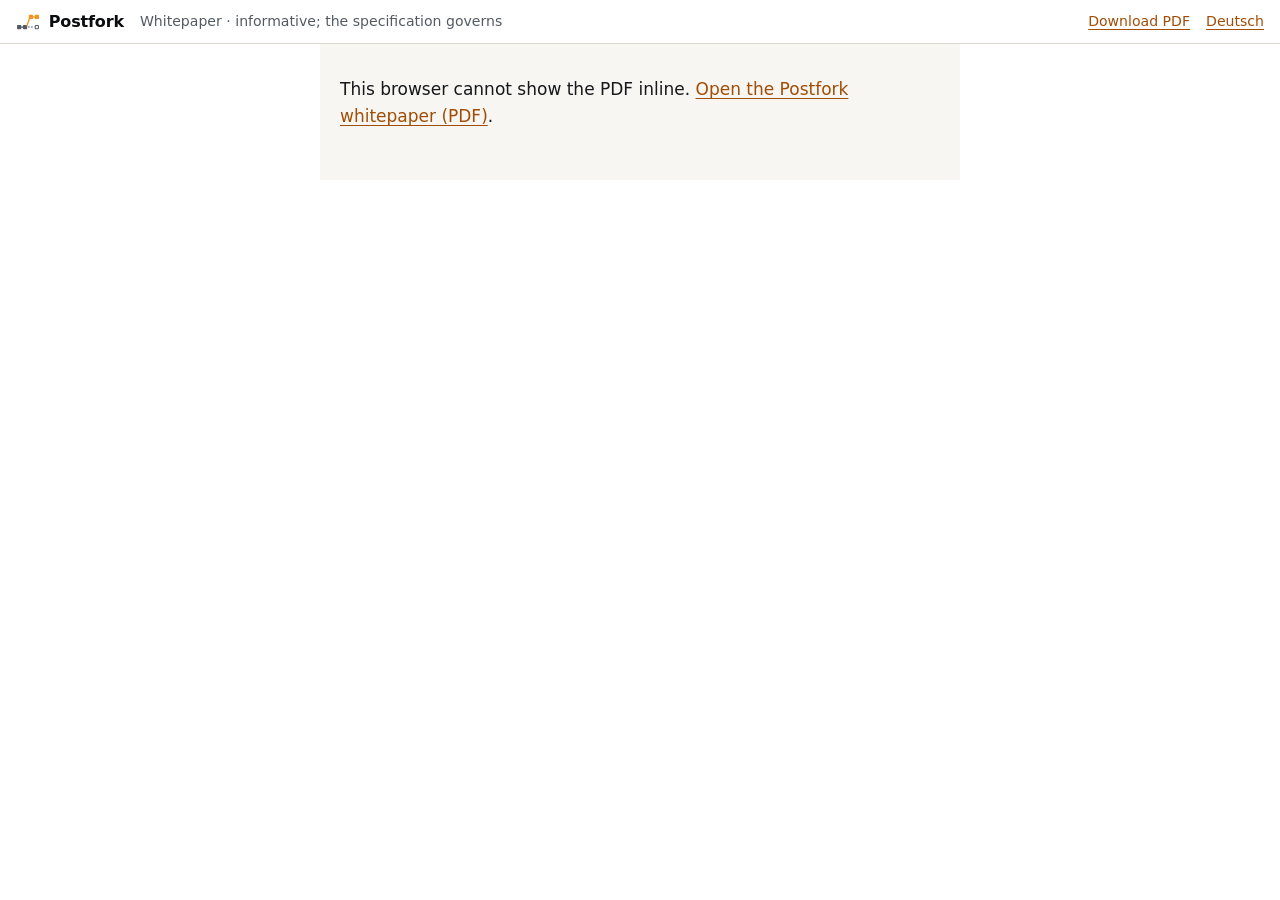
<file: white-paper/index.html>
<!doctype html>
<html lang="en">
<head>
<meta charset="utf-8" />
<meta name="viewport" content="width=device-width, initial-scale=1" />
<title>Postfork Whitepaper — Bitcoin Core with CTV and CSFS from Genesis, Backed Only by Pegged Bitcoin</title>
<meta name="description" content="The Postfork whitepaper (informative, PDF). A pre-launch design: Bitcoin Core with BIP-119 and BIP-348 active from genesis, and pBTC (Postfork), a BitVM2-backed bitcoin peg." />
<meta name="robots" content="index, follow, max-image-preview:large" />
<meta name="theme-color" content="#0b0c0e" media="(prefers-color-scheme: dark)" />
<meta name="theme-color" content="#f7f6f2" media="(prefers-color-scheme: light)" />
<link rel="canonical" href="https://postfork.org/white-paper/" />
<link rel="alternate" hreflang="en" href="https://postfork.org/white-paper/" />
<link rel="alternate" hreflang="de" href="https://postfork.org/de/white-paper/" />
<link rel="alternate" hreflang="x-default" href="https://postfork.org/white-paper/" />
<link rel="icon" href="/favicon.svg" type="image/svg+xml" />
<link rel="sitemap" type="application/xml" href="/sitemap.xml" />
<link rel="stylesheet" href="/styles.css" />
<meta property="og:type" content="website" />
<meta property="og:site_name" content="Postfork" />
<meta property="og:title" content="Postfork Whitepaper — Bitcoin Core with CTV and CSFS from Genesis, Backed Only by Pegged Bitcoin" />
<meta property="og:description" content="The Postfork whitepaper (informative, PDF). A pre-launch design: Bitcoin Core with BIP-119 and BIP-348 active from genesis, and pBTC (Postfork), a BitVM2-backed bitcoin peg." />
<meta property="og:url" content="https://postfork.org/white-paper/" />
<meta property="og:locale" content="en_US" />
<meta property="og:locale:alternate" content="de_DE" />
<meta property="og:image" content="https://postfork.org/og.jpg" />
<meta property="og:image:type" content="image/jpeg" />
<meta property="og:image:width" content="1200" />
<meta property="og:image:height" content="630" />
<meta property="og:image:alt" content="Postfork: Bitcoin Core with CTV and CSFS from genesis. Design specification, pre-launch." />
<meta name="twitter:card" content="summary_large_image" />
<meta name="twitter:title" content="Postfork Whitepaper — Bitcoin Core with CTV and CSFS from Genesis, Backed Only by Pegged Bitcoin" />
<meta name="twitter:description" content="The Postfork whitepaper (informative, PDF). A pre-launch design: Bitcoin Core with BIP-119 and BIP-348 active from genesis, and pBTC (Postfork), a BitVM2-backed bitcoin peg." />
<meta name="twitter:image" content="https://postfork.org/og.jpg" />
<meta name="twitter:image:alt" content="Postfork: Bitcoin Core with CTV and CSFS from genesis. Design specification, pre-launch." />
</head>
<body class="paper-fallback">
<div class="paper-bar"><a class="brand" href="/"><svg viewBox="2 7 28 19" width="30" height="20" aria-hidden="true" focusable="false"><rect class="logo-base" x="3" y="20" width="5" height="5" rx="1"/><rect class="logo-base" x="10" y="20" width="5" height="5" rx="1"/><path class="logo-link" d="M8 22.5h2"/><path class="logo-ghost" d="M16 22.5h7.5"/><rect class="logo-ghost-box" x="24.6" y="20.6" width="3.8" height="3.8" rx="0.8"/><path class="logo-accent-link" d="M15 20.5L17.5 13"/><rect class="logo-accent" x="17" y="8" width="5" height="5" rx="1"/><path class="logo-accent-link" d="M22 10.5h2"/><rect class="logo-accent" x="24" y="8" width="5" height="5" rx="1"/></svg><span>Postfork</span></a><span class="muted">Whitepaper · informative; the specification governs</span><span class="spacer"></span><a href="/files/postfork-whitepaper.pdf" download>Download PDF</a><a href="/de/white-paper/" hreflang="de" lang="de">Deutsch</a></div>
<main id="main" class="paper-main">
<h1 class="visually-hidden">Postfork whitepaper</h1>
<object data="/files/postfork-whitepaper.pdf" type="application/pdf" aria-label="Postfork whitepaper (PDF)">
  <div class="paper-alt"><p>This browser cannot show the PDF inline. <a href="/files/postfork-whitepaper.pdf">Open the Postfork whitepaper (PDF)</a>.</p></div>
</object>
</main>
</body>
</html>
</file>
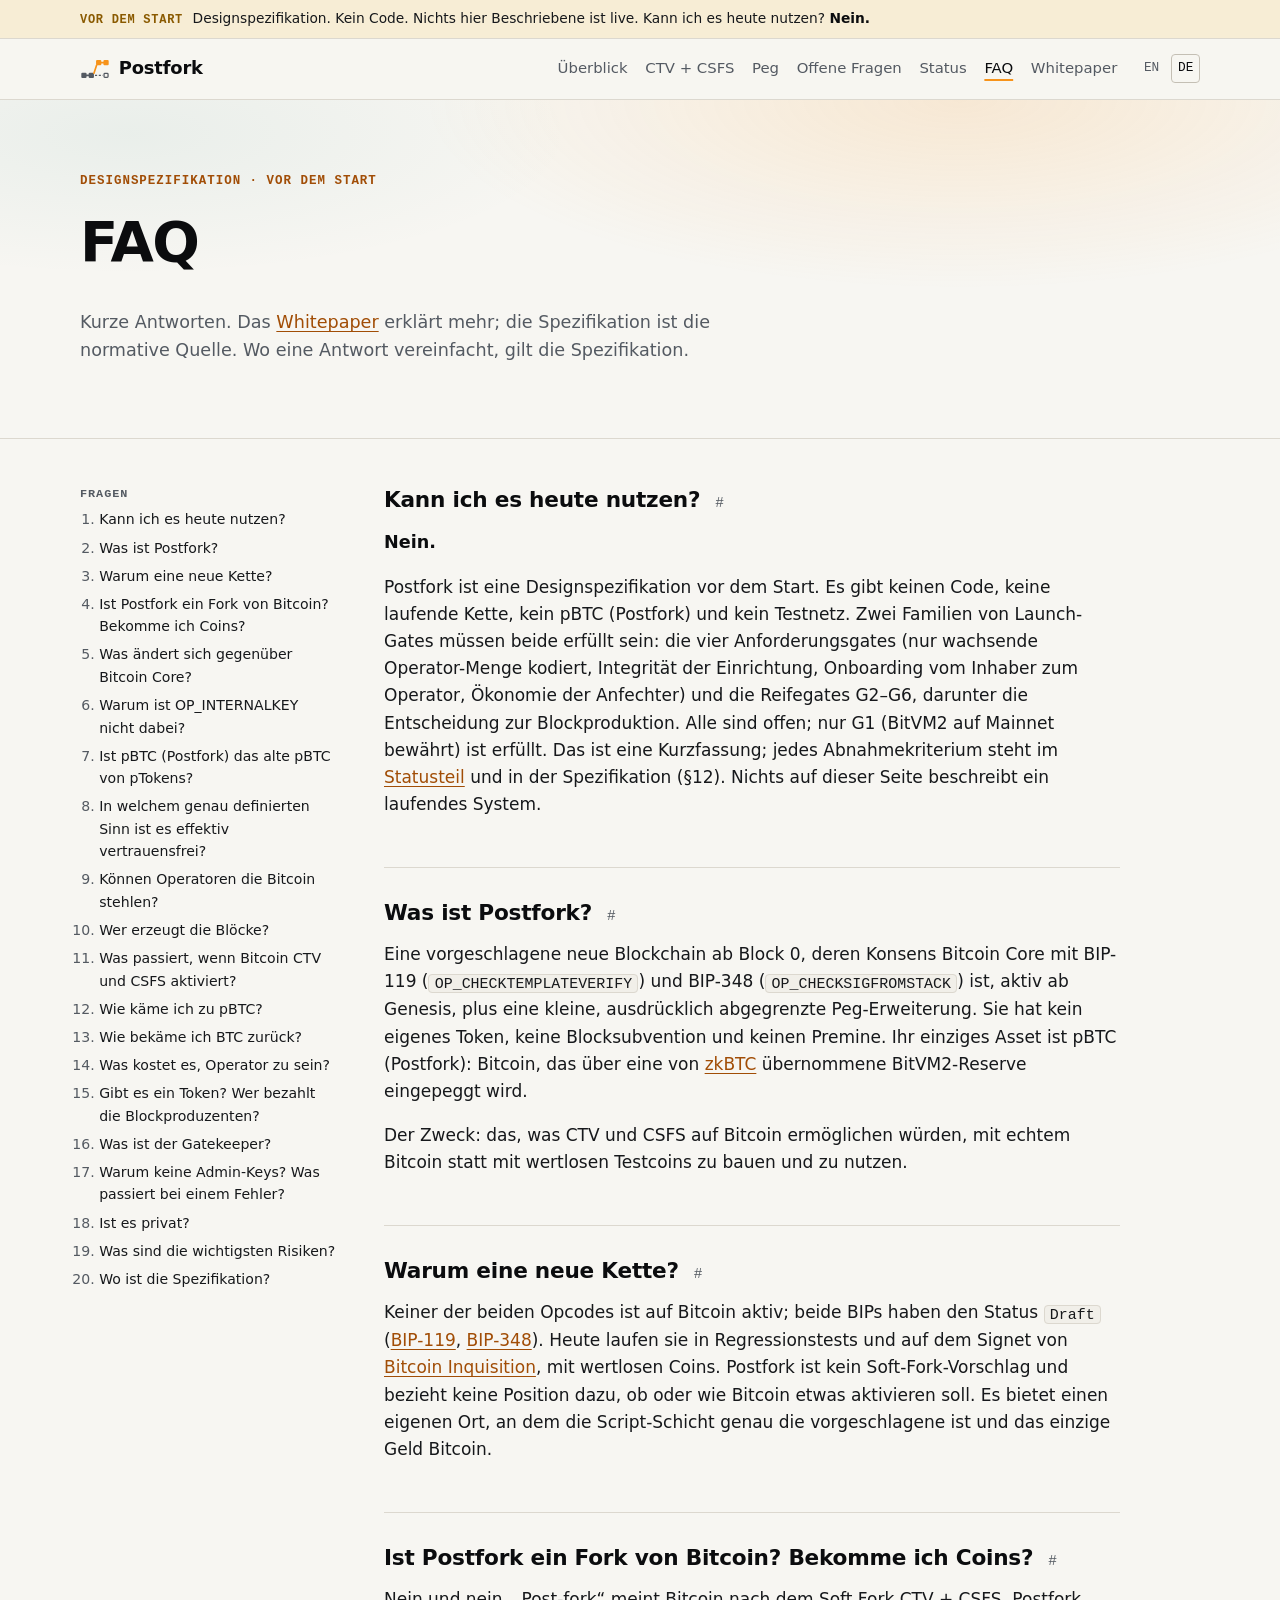
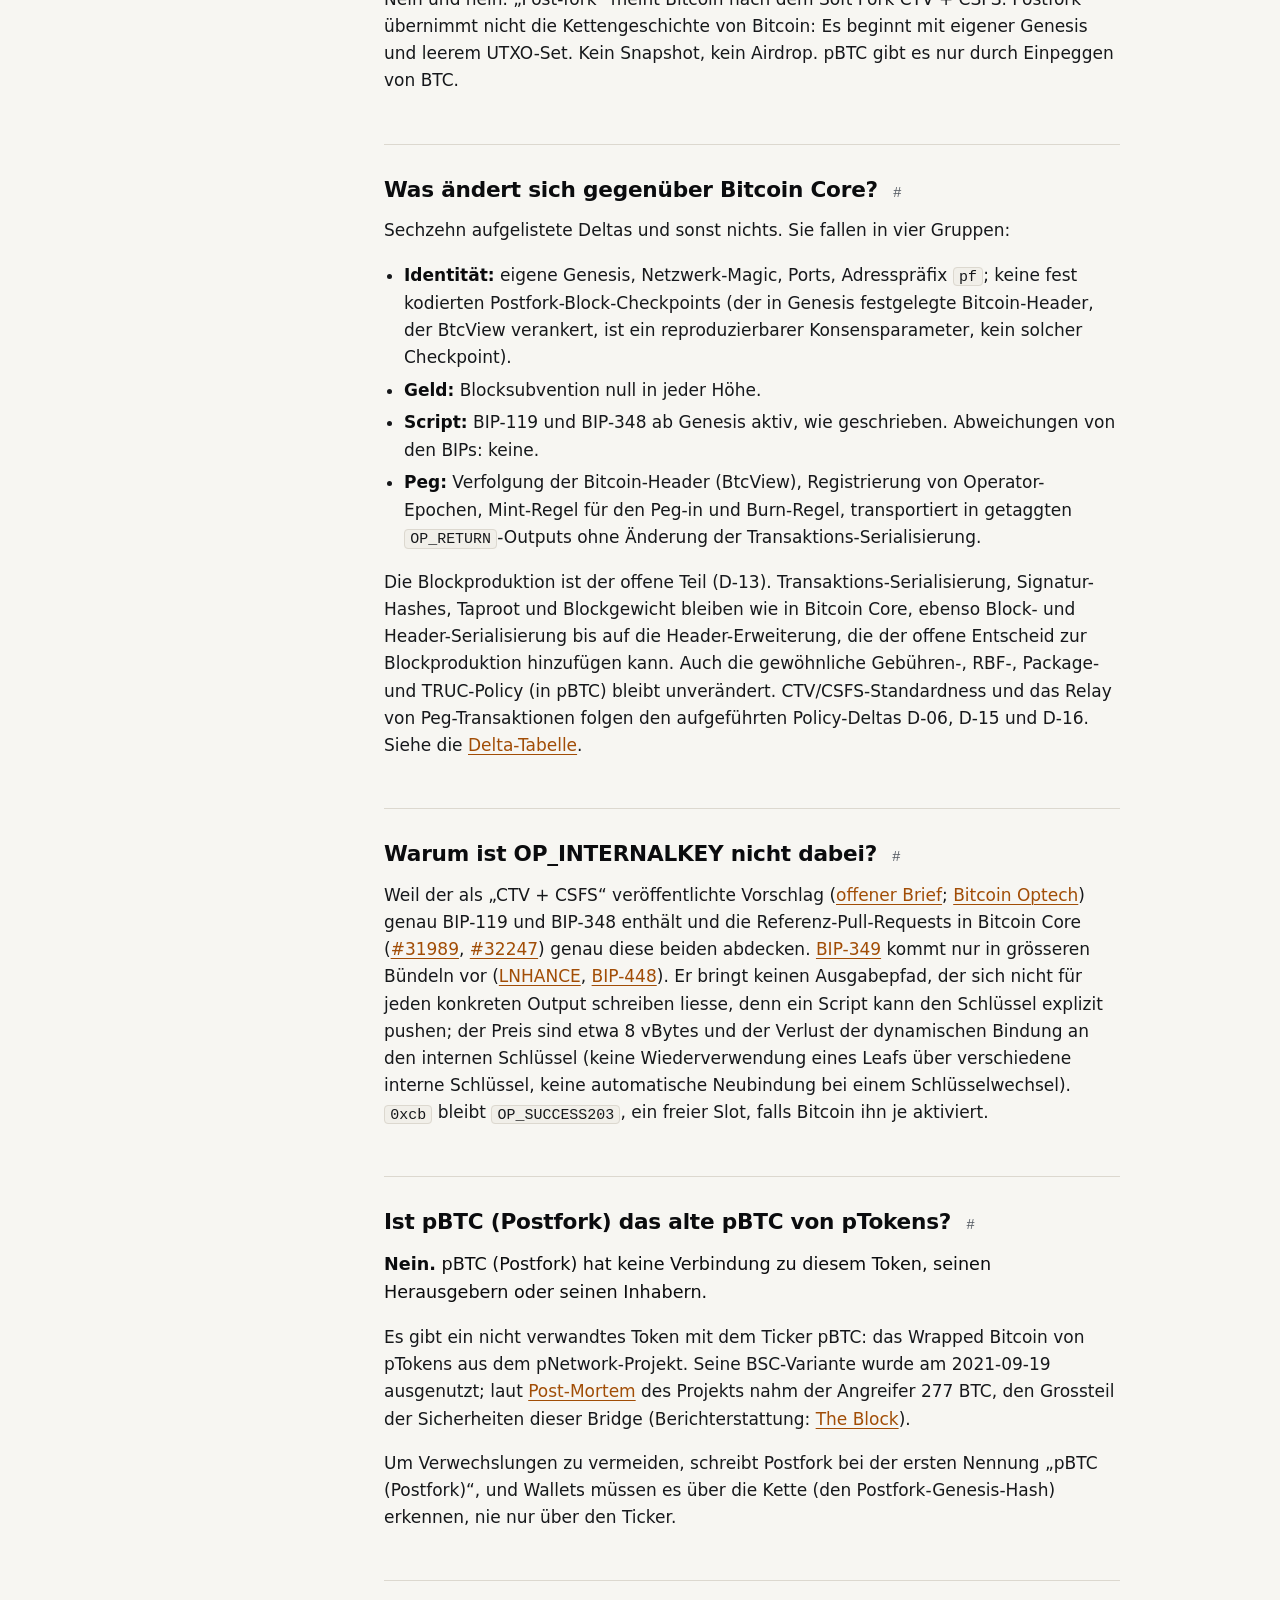
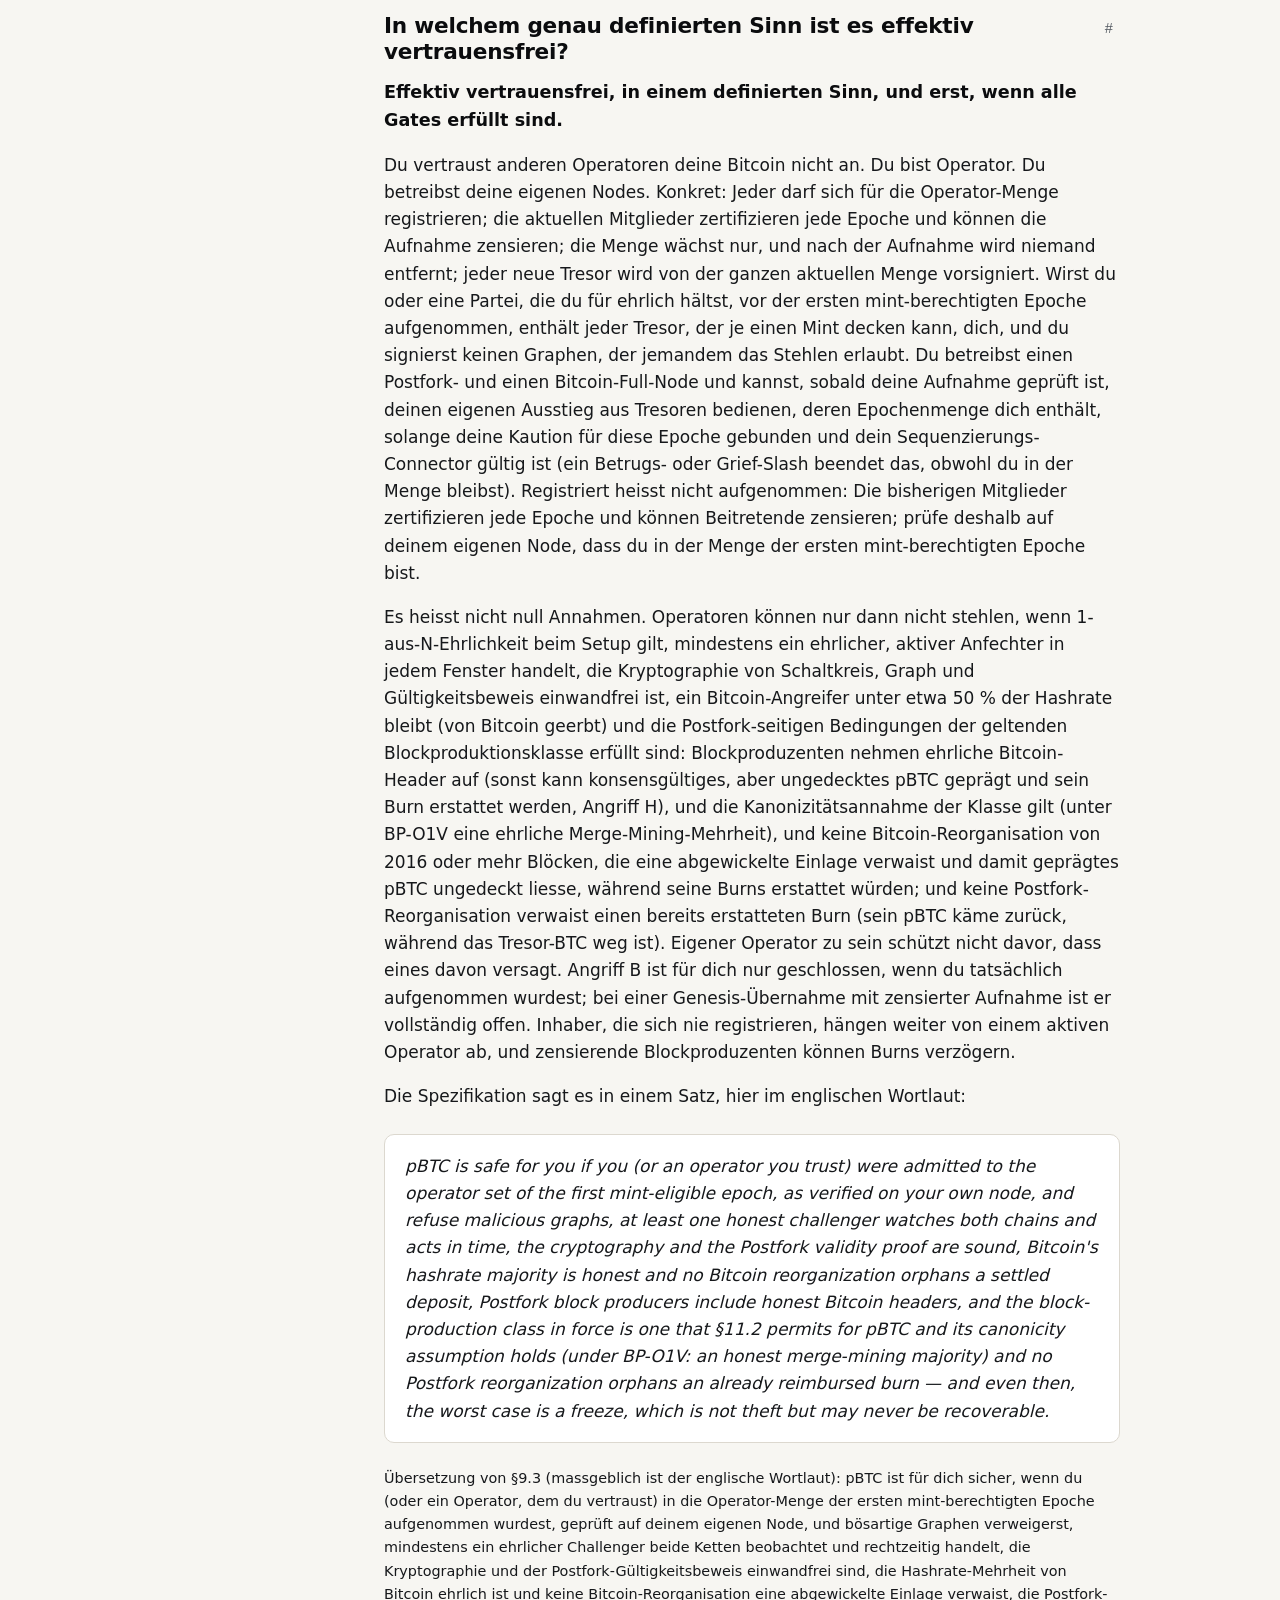
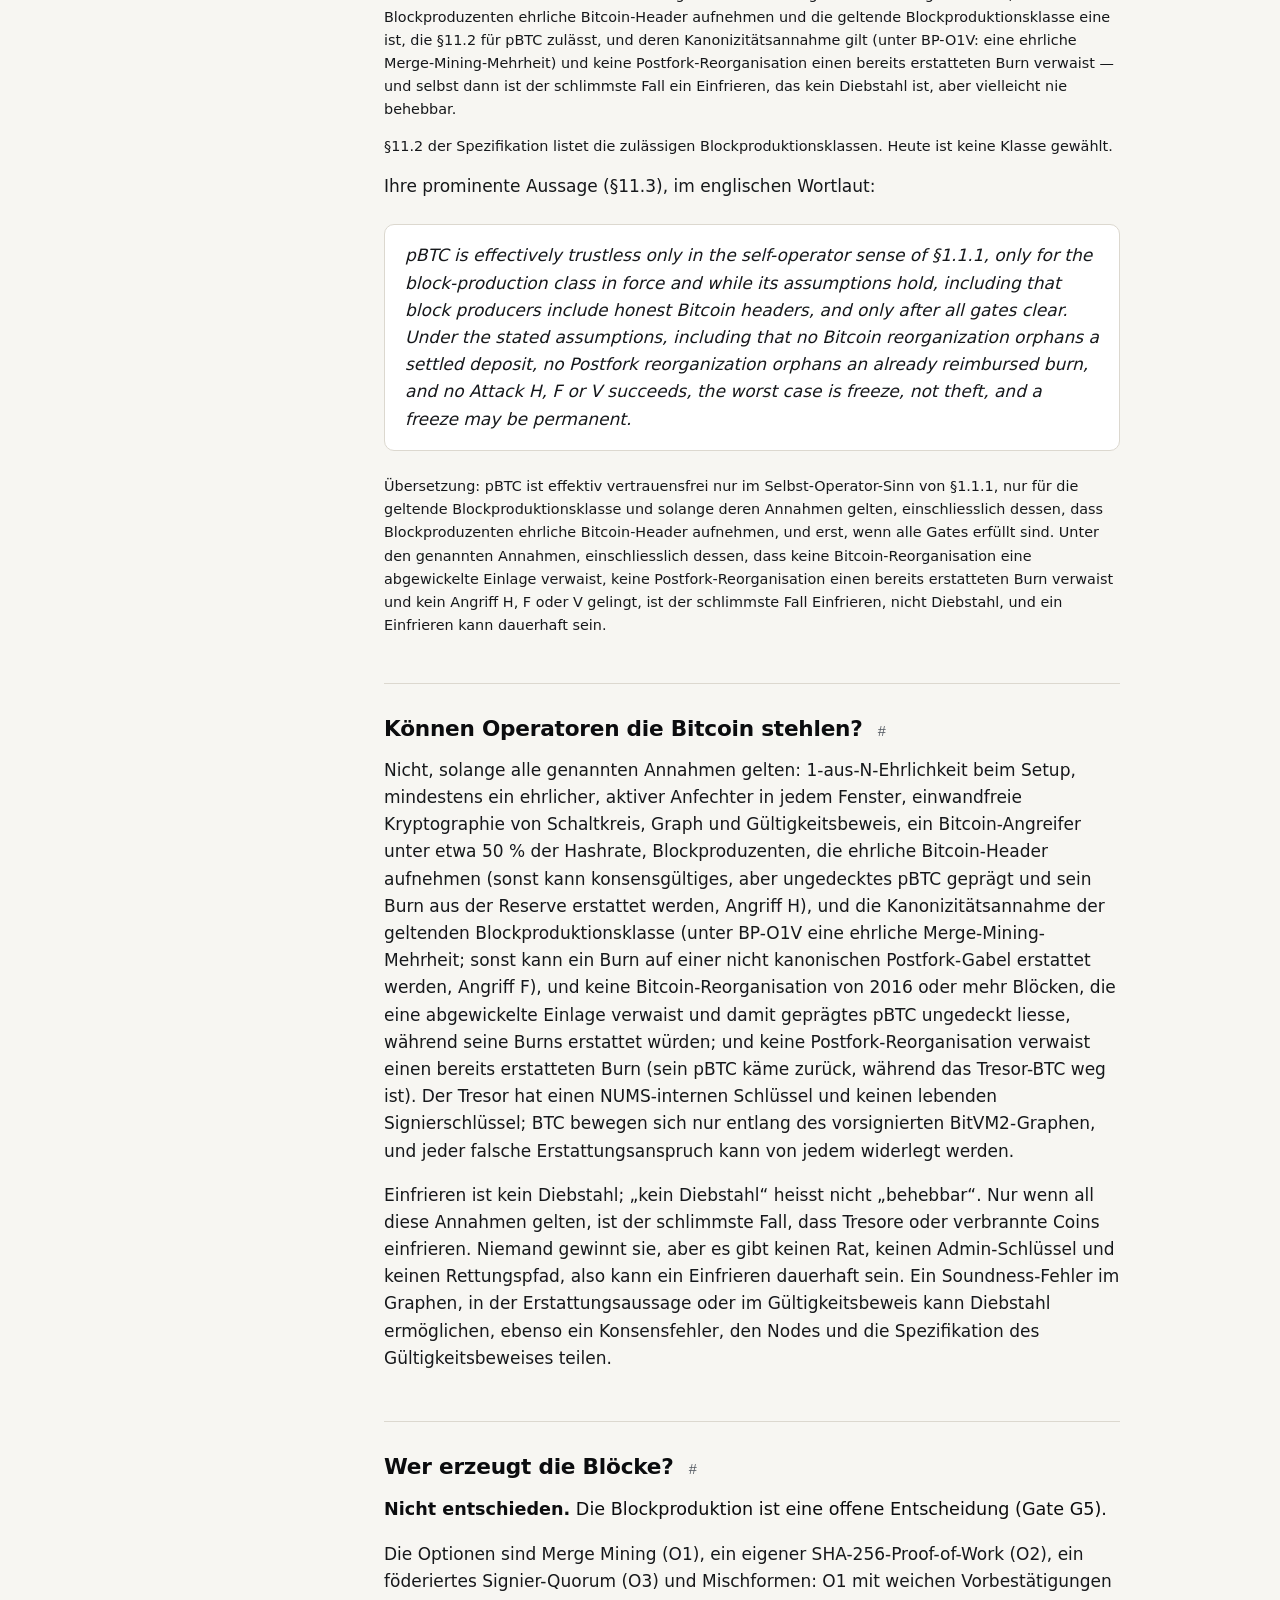
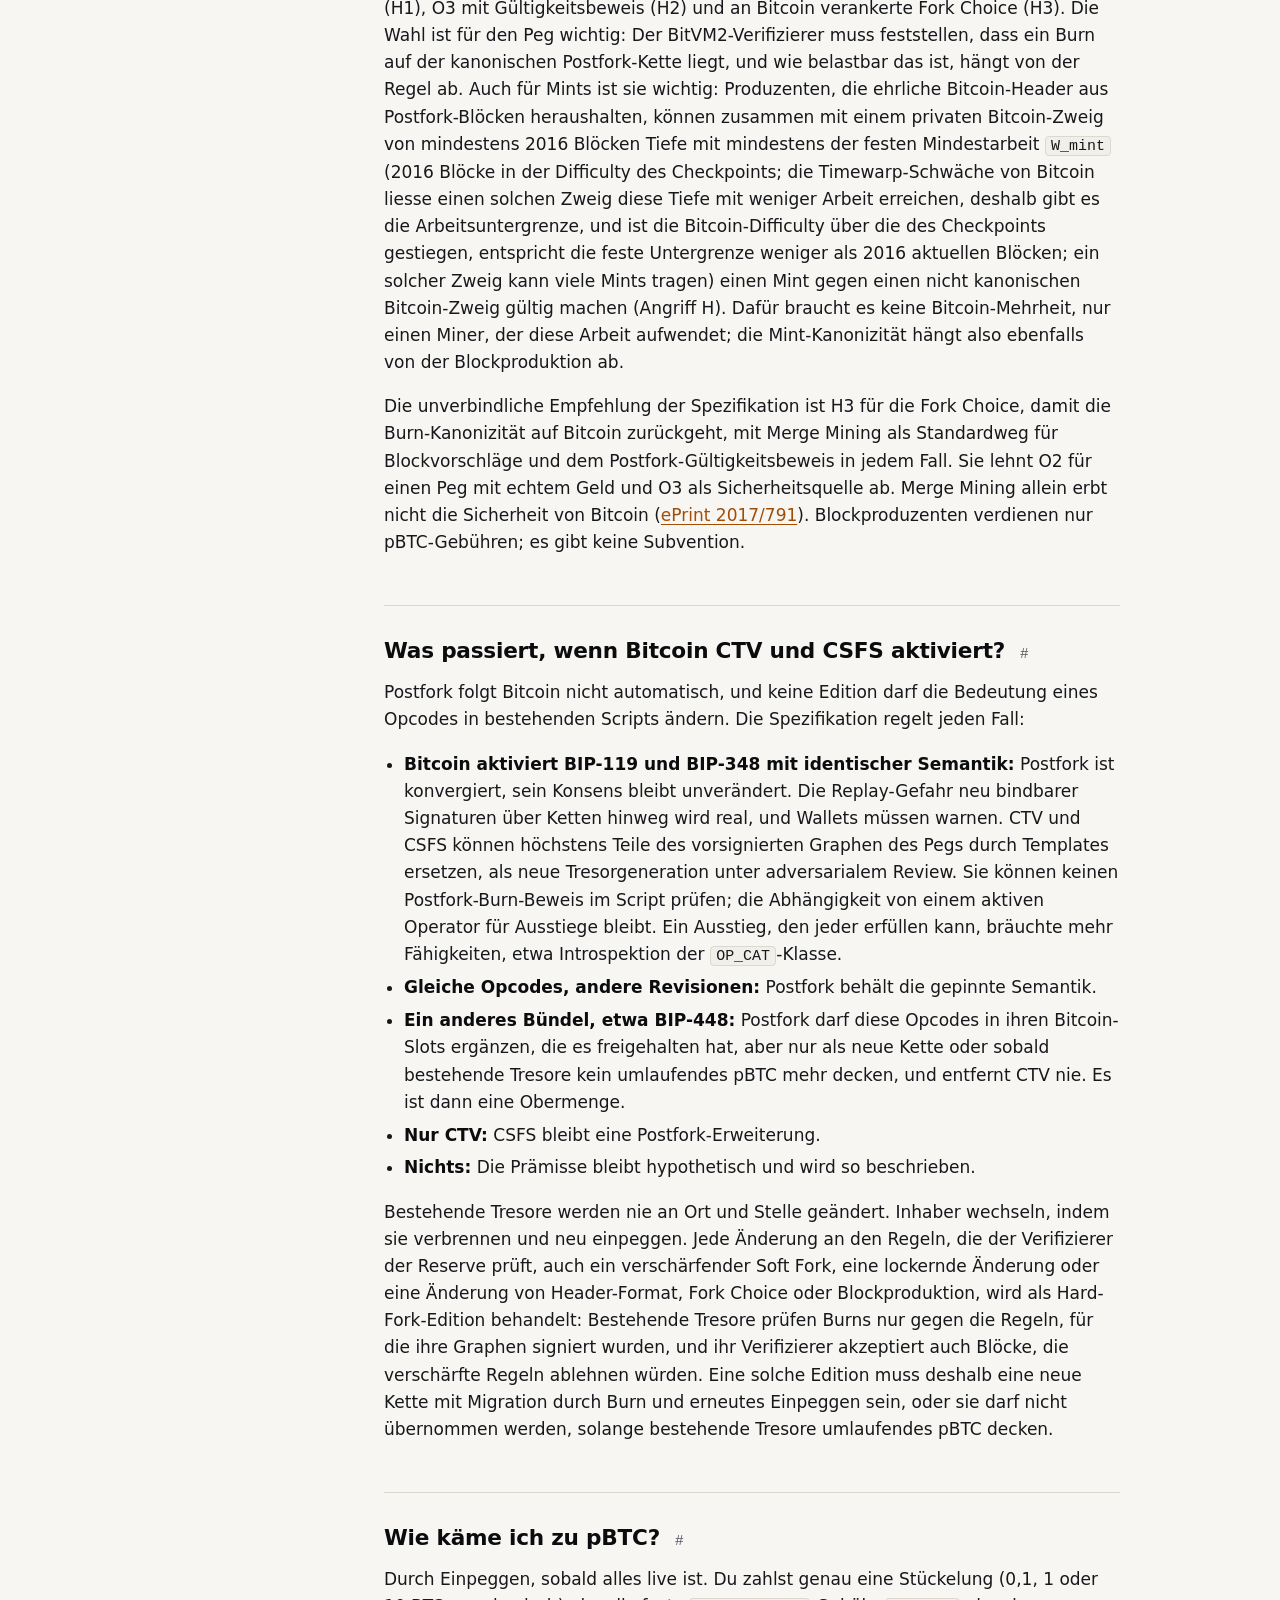
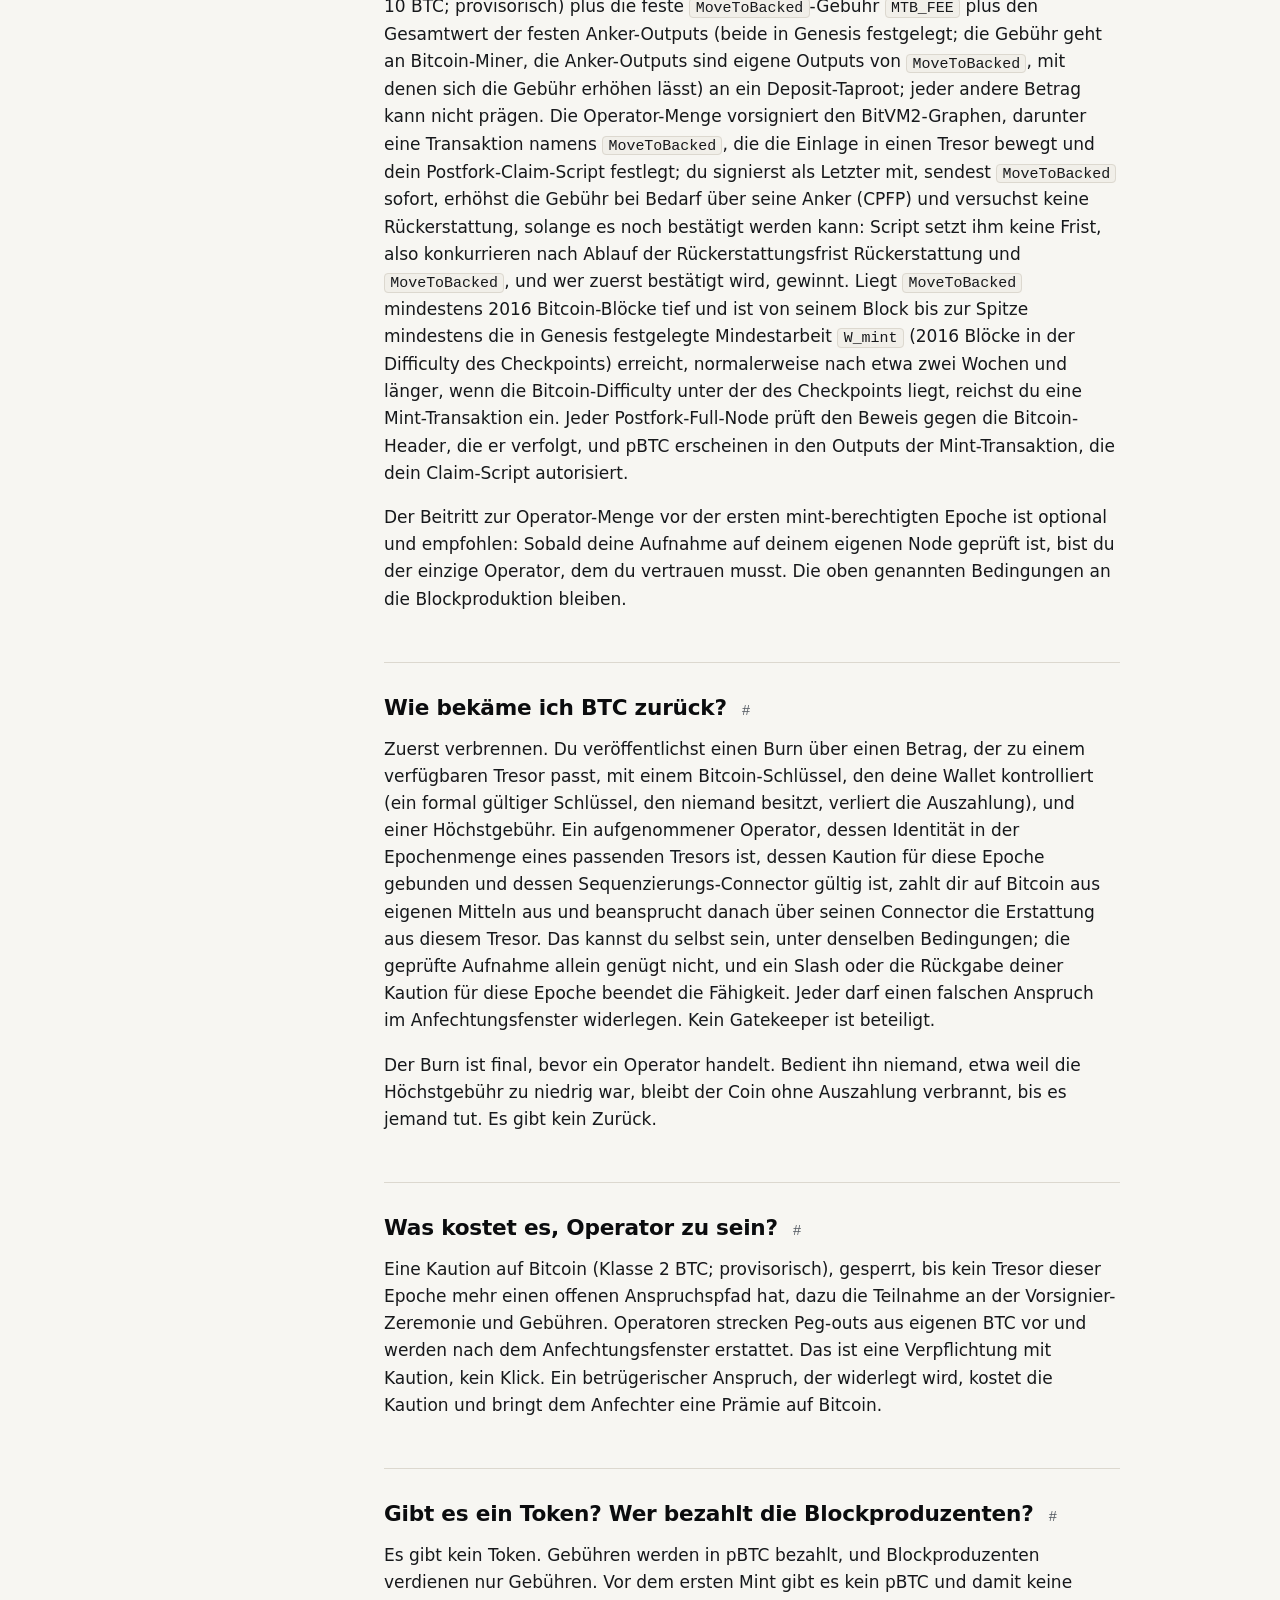
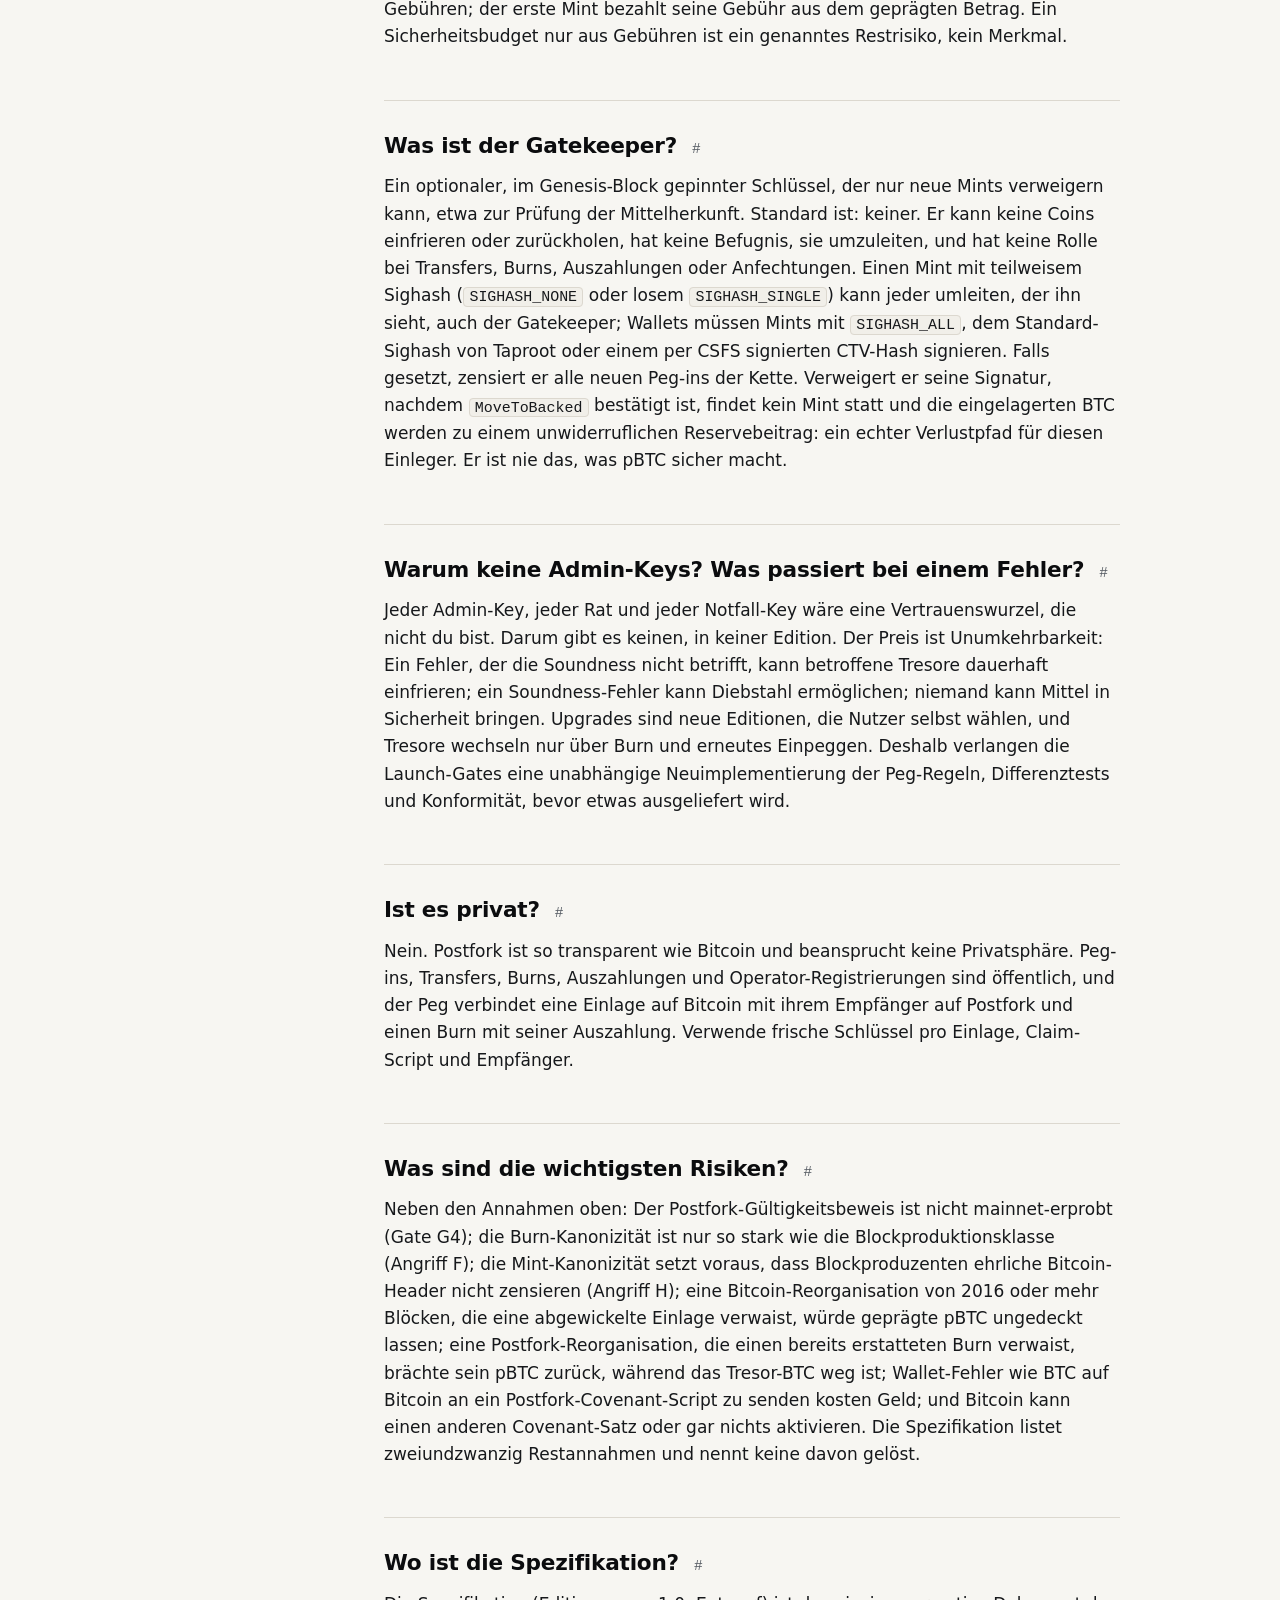
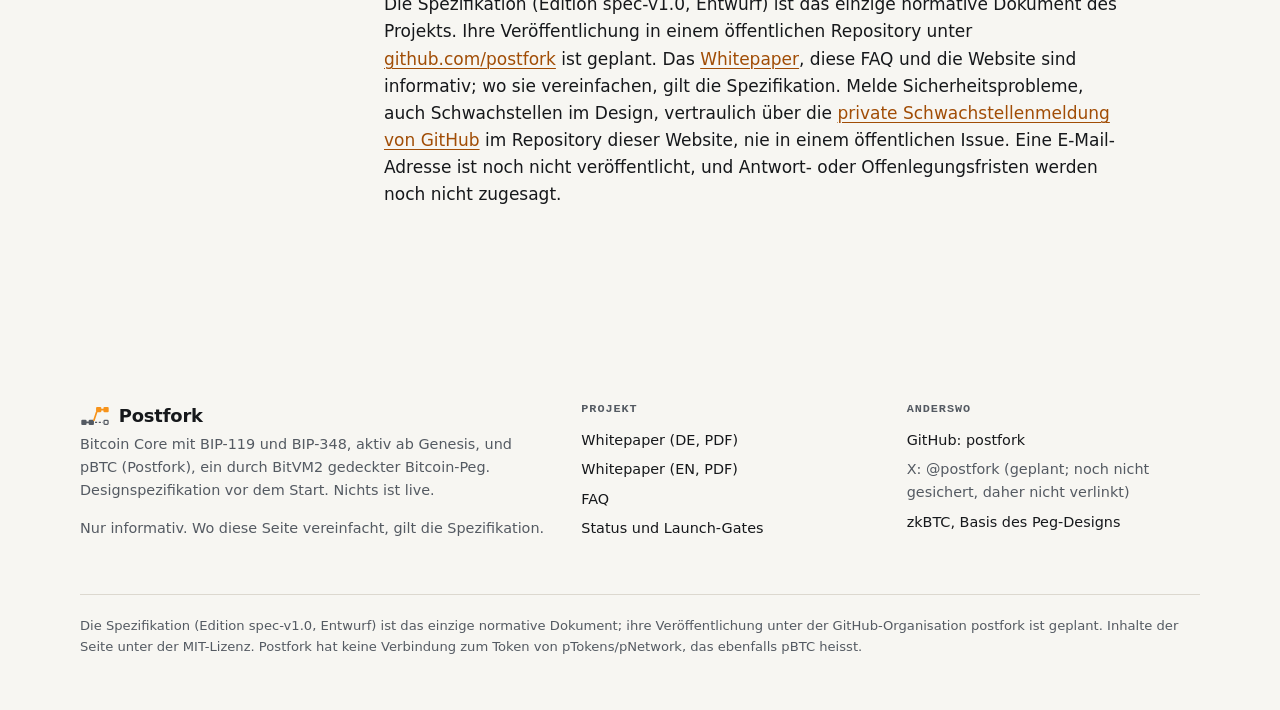
<file: de/faq/index.html>
<!doctype html>
<html lang="de">
<head>
<meta charset="utf-8" />
<meta name="viewport" content="width=device-width, initial-scale=1" />
<title>Postfork FAQ (Deutsch)</title>
<meta name="description" content="Kurze Antworten zu Postfork und pBTC (Postfork): Kann ich es heute nutzen (nein), wem man vertrauen müsste, wer erzeugt Blöcke (offen), und was passiert, wenn Bitcoin CTV und CSFS aktiviert." />
<meta name="robots" content="index, follow, max-image-preview:large" />
<meta name="theme-color" content="#0b0c0e" media="(prefers-color-scheme: dark)" />
<meta name="theme-color" content="#f7f6f2" media="(prefers-color-scheme: light)" />
<link rel="canonical" href="https://postfork.org/de/faq/" />
<link rel="alternate" hreflang="en" href="https://postfork.org/faq/" />
<link rel="alternate" hreflang="de" href="https://postfork.org/de/faq/" />
<link rel="alternate" hreflang="x-default" href="https://postfork.org/faq/" />
<link rel="icon" href="/favicon.svg" type="image/svg+xml" />
<link rel="sitemap" type="application/xml" href="/sitemap.xml" />
<link rel="stylesheet" href="/styles.css" />
<meta property="og:type" content="website" />
<meta property="og:site_name" content="Postfork" />
<meta property="og:title" content="Postfork FAQ (Deutsch)" />
<meta property="og:description" content="Kurze Antworten zu Postfork und pBTC (Postfork): Kann ich es heute nutzen (nein), wem man vertrauen müsste, wer erzeugt Blöcke (offen), und was passiert, wenn Bitcoin CTV und CSFS aktiviert." />
<meta property="og:url" content="https://postfork.org/de/faq/" />
<meta property="og:locale" content="de_DE" />
<meta property="og:locale:alternate" content="en_US" />
<meta property="og:image" content="https://postfork.org/og.jpg" />
<meta property="og:image:type" content="image/jpeg" />
<meta property="og:image:width" content="1200" />
<meta property="og:image:height" content="630" />
<meta property="og:image:alt" content="Postfork: Bitcoin Core mit CTV und CSFS ab Genesis. Designspezifikation, vor dem Start." />
<meta name="twitter:card" content="summary_large_image" />
<meta name="twitter:title" content="Postfork FAQ (Deutsch)" />
<meta name="twitter:description" content="Kurze Antworten zu Postfork und pBTC (Postfork): Kann ich es heute nutzen (nein), wem man vertrauen müsste, wer erzeugt Blöcke (offen), und was passiert, wenn Bitcoin CTV und CSFS aktiviert." />
<meta name="twitter:image" content="https://postfork.org/og.jpg" />
<meta name="twitter:image:alt" content="Postfork: Bitcoin Core mit CTV und CSFS ab Genesis. Designspezifikation, vor dem Start." />
</head>
<body>
<a class="skip" href="#main">Zum Inhalt springen</a>
<div class="status-strip" role="note"><div class="wrap"><span class="tag">Vor dem Start</span><span>Designspezifikation. Kein Code. Nichts hier Beschriebene ist live. Kann ich es heute nutzen? <strong>Nein.</strong></span></div></div>
<header class="site-header">
  <div class="wrap">
    <a class="brand" href="/de/" aria-label="Postfork"><svg viewBox="2 7 28 19" width="30" height="20" aria-hidden="true" focusable="false"><rect class="logo-base" x="3" y="20" width="5" height="5" rx="1"/><rect class="logo-base" x="10" y="20" width="5" height="5" rx="1"/><path class="logo-link" d="M8 22.5h2"/><path class="logo-ghost" d="M16 22.5h7.5"/><rect class="logo-ghost-box" x="24.6" y="20.6" width="3.8" height="3.8" rx="0.8"/><path class="logo-accent-link" d="M15 20.5L17.5 13"/><rect class="logo-accent" x="17" y="8" width="5" height="5" rx="1"/><path class="logo-accent-link" d="M22 10.5h2"/><rect class="logo-accent" x="24" y="8" width="5" height="5" rx="1"/></svg><span>Postfork</span></a>
    <nav class="site-nav" aria-label="Hauptnavigation">
      <a href="/de/#what">Überblick</a><a href="/de/#opcodes">CTV + CSFS</a><a href="/de/#peg">Peg</a><a href="/de/#open">Offene Fragen</a><a href="/de/#status">Status</a><a href="/de/faq/" aria-current="page">FAQ</a><a href="/de/white-paper/">Whitepaper</a>
    </nav>
    <div class="langs" role="group" aria-label="Sprache">
      <a href="/faq/" hreflang="en" lang="en">EN</a>
      <a href="/de/faq/" hreflang="de" lang="de" aria-current="true">DE</a>
    </div>
  </div>
</header>
<main id="main">
<div class="page-head">
  <div class="wrap">
    <p class="eyebrow">Designspezifikation · vor dem Start</p>
    <h1>FAQ</h1>
    <p class="lede">Kurze Antworten. Das <a href="/de/white-paper/">Whitepaper</a> erklärt mehr; die Spezifikation ist die normative Quelle. Wo eine Antwort vereinfacht, gilt die Spezifikation.</p>
  </div>
</div>
<div class="wrap faq-layout">
  <nav class="faq-toc" aria-labelledby="toc-title">
    <h2 id="toc-title">Fragen</h2>
    <ol>
      <li><a href="#can-i-use-it-today">Kann ich es heute nutzen?</a></li>
      <li><a href="#what-is-postfork">Was ist Postfork?</a></li>
      <li><a href="#why-a-new-chain">Warum eine neue Kette?</a></li>
      <li><a href="#is-it-a-bitcoin-fork">Ist Postfork ein Fork von Bitcoin? Bekomme ich Coins?</a></li>
      <li><a href="#what-changes">Was ändert sich gegenüber Bitcoin Core?</a></li>
      <li><a href="#why-no-internalkey">Warum ist OP_INTERNALKEY nicht dabei?</a></li>
      <li><a href="#is-this-the-old-pbtc">Ist pBTC (Postfork) das alte pBTC von pTokens?</a></li>
      <li><a href="#is-it-trustless">In welchem genau definierten Sinn ist es effektiv vertrauensfrei?</a></li>
      <li><a href="#can-operators-steal">Können Operatoren die Bitcoin stehlen?</a></li>
      <li><a href="#who-produces-blocks">Wer erzeugt die Blöcke?</a></li>
      <li><a href="#bitcoin-activates">Was passiert, wenn Bitcoin CTV und CSFS aktiviert?</a></li>
      <li><a href="#how-peg-in">Wie käme ich zu pBTC?</a></li>
      <li><a href="#how-redeem">Wie bekäme ich BTC zurück?</a></li>
      <li><a href="#operator-cost">Was kostet es, Operator zu sein?</a></li>
      <li><a href="#fees">Gibt es ein Token? Wer bezahlt die Blockproduzenten?</a></li>
      <li><a href="#gatekeeper">Was ist der Gatekeeper?</a></li>
      <li><a href="#bugs">Warum keine Admin-Keys? Was passiert bei einem Fehler?</a></li>
      <li><a href="#privacy">Ist es privat?</a></li>
      <li><a href="#risks">Was sind die wichtigsten Risiken?</a></li>
      <li><a href="#where-spec">Wo ist die Spezifikation?</a></li>
    </ol>
  </nav>
  <div class="faq-list">
    <section class="faq-item" aria-labelledby="can-i-use-it-today">
      <h2 id="can-i-use-it-today">Kann ich es heute nutzen? <a class="copy-link" href="#can-i-use-it-today" aria-label="Link zu dieser Frage kopieren" data-copied-label="Link kopiert"></a></h2>
      <p class="short"><strong>Nein.</strong></p>
<p>Postfork ist eine Designspezifikation vor dem Start. Es gibt keinen Code, keine laufende Kette, kein pBTC (Postfork) und kein Testnetz. Zwei Familien von Launch-Gates müssen beide erfüllt sein: die vier Anforderungsgates (nur wachsende Operator-Menge kodiert, Integrität der Einrichtung, Onboarding vom Inhaber zum Operator, Ökonomie der Anfechter) und die Reifegates G2–G6, darunter die Entscheidung zur Blockproduktion. Alle sind offen; nur G1 (BitVM2 auf Mainnet bewährt) ist erfüllt. Das ist eine Kurzfassung; jedes Abnahmekriterium steht im <a href="/de/#status">Statusteil</a> und in der Spezifikation (§12). Nichts auf dieser Seite beschreibt ein laufendes System.</p>
    </section>
    <section class="faq-item" aria-labelledby="what-is-postfork">
      <h2 id="what-is-postfork">Was ist Postfork? <a class="copy-link" href="#what-is-postfork" aria-label="Link zu dieser Frage kopieren" data-copied-label="Link kopiert"></a></h2>
      <p>Eine vorgeschlagene neue Blockchain ab Block 0, deren Konsens Bitcoin Core mit BIP-119 (<code>OP_CHECKTEMPLATEVERIFY</code>) und BIP-348 (<code>OP_CHECKSIGFROMSTACK</code>) ist, aktiv ab Genesis, plus eine kleine, ausdrücklich abgegrenzte Peg-Erweiterung. Sie hat kein eigenes Token, keine Blocksubvention und keinen Premine. Ihr einziges Asset ist pBTC (Postfork): Bitcoin, das über eine von <a href="https://github.com/zk-BTC/zkbtc">zkBTC</a> übernommene BitVM2-Reserve eingepeggt wird.</p>
<p>Der Zweck: das, was CTV und CSFS auf Bitcoin ermöglichen würden, mit echtem Bitcoin statt mit wertlosen Testcoins zu bauen und zu nutzen.</p>
    </section>
    <section class="faq-item" aria-labelledby="why-a-new-chain">
      <h2 id="why-a-new-chain">Warum eine neue Kette? <a class="copy-link" href="#why-a-new-chain" aria-label="Link zu dieser Frage kopieren" data-copied-label="Link kopiert"></a></h2>
      <p>Keiner der beiden Opcodes ist auf Bitcoin aktiv; beide BIPs haben den Status <code>Draft</code> (<a href="https://github.com/bitcoin/bips/blob/master/bip-0119.mediawiki">BIP-119</a>, <a href="https://github.com/bitcoin/bips/blob/master/bip-0348.md">BIP-348</a>). Heute laufen sie in Regressionstests und auf dem Signet von <a href="https://github.com/bitcoin-inquisition/bitcoin/releases">Bitcoin Inquisition</a>, mit wertlosen Coins. Postfork ist kein Soft-Fork-Vorschlag und bezieht keine Position dazu, ob oder wie Bitcoin etwas aktivieren soll. Es bietet einen eigenen Ort, an dem die Script-Schicht genau die vorgeschlagene ist und das einzige Geld Bitcoin.</p>
    </section>
    <section class="faq-item" aria-labelledby="is-it-a-bitcoin-fork">
      <h2 id="is-it-a-bitcoin-fork">Ist Postfork ein Fork von Bitcoin? Bekomme ich Coins? <a class="copy-link" href="#is-it-a-bitcoin-fork" aria-label="Link zu dieser Frage kopieren" data-copied-label="Link kopiert"></a></h2>
      <p>Nein und nein. „Post-fork“ meint Bitcoin nach dem Soft Fork CTV + CSFS. Postfork übernimmt nicht die Kettengeschichte von Bitcoin: Es beginnt mit eigener Genesis und leerem UTXO-Set. Kein Snapshot, kein Airdrop. pBTC gibt es nur durch Einpeggen von BTC.</p>
    </section>
    <section class="faq-item" aria-labelledby="what-changes">
      <h2 id="what-changes">Was ändert sich gegenüber Bitcoin Core? <a class="copy-link" href="#what-changes" aria-label="Link zu dieser Frage kopieren" data-copied-label="Link kopiert"></a></h2>
      <p>Sechzehn aufgelistete Deltas und sonst nichts. Sie fallen in vier Gruppen:</p>
<ul>
<li><strong>Identität:</strong> eigene Genesis, Netzwerk-Magic, Ports, Adresspräfix <code>pf</code>; keine fest kodierten Postfork-Block-Checkpoints (der in Genesis festgelegte Bitcoin-Header, der BtcView verankert, ist ein reproduzierbarer Konsensparameter, kein solcher Checkpoint).</li>
<li><strong>Geld:</strong> Blocksubvention null in jeder Höhe.</li>
<li><strong>Script:</strong> BIP-119 und BIP-348 ab Genesis aktiv, wie geschrieben. Abweichungen von den BIPs: keine.</li>
<li><strong>Peg:</strong> Verfolgung der Bitcoin-Header (BtcView), Registrierung von Operator-Epochen, Mint-Regel für den Peg-in und Burn-Regel, transportiert in getaggten <code>OP_RETURN</code>-Outputs ohne Änderung der Transaktions-Serialisierung.</li>
</ul>
<p>Die Blockproduktion ist der offene Teil (D-13). Transaktions-Serialisierung, Signatur-Hashes, Taproot und Blockgewicht bleiben wie in Bitcoin Core, ebenso Block- und Header-Serialisierung bis auf die Header-Erweiterung, die der offene Entscheid zur Blockproduktion hinzufügen kann. Auch die gewöhnliche Gebühren-, RBF-, Package- und TRUC-Policy (in pBTC) bleibt unverändert. CTV/CSFS-Standardness und das Relay von Peg-Transaktionen folgen den aufgeführten Policy-Deltas D-06, D-15 und D-16. Siehe die <a href="/de/#principles">Delta-Tabelle</a>.</p>
    </section>
    <section class="faq-item" aria-labelledby="why-no-internalkey">
      <h2 id="why-no-internalkey">Warum ist OP_INTERNALKEY nicht dabei? <a class="copy-link" href="#why-no-internalkey" aria-label="Link zu dieser Frage kopieren" data-copied-label="Link kopiert"></a></h2>
      <p>Weil der als „CTV + CSFS“ veröffentlichte Vorschlag (<a href="https://ctv-csfs.com/">offener Brief</a>; <a href="https://bitcoinops.org/en/newsletters/2025/07/04/">Bitcoin Optech</a>) genau BIP-119 und BIP-348 enthält und die Referenz-Pull-Requests in Bitcoin Core (<a href="https://github.com/bitcoin/bitcoin/pull/31989">#31989</a>, <a href="https://github.com/bitcoin/bitcoin/pull/32247">#32247</a>) genau diese beiden abdecken. <a href="https://github.com/bitcoin/bips/blob/master/bip-0349.md">BIP-349</a> kommt nur in grösseren Bündeln vor (<a href="https://bitcoinops.org/en/newsletters/2025/12/05/">LNHANCE</a>, <a href="https://github.com/bitcoin/bips/blob/master/bip-0448.md">BIP-448</a>). Er bringt keinen Ausgabepfad, der sich nicht für jeden konkreten Output schreiben liesse, denn ein Script kann den Schlüssel explizit pushen; der Preis sind etwa 8 vBytes und der Verlust der dynamischen Bindung an den internen Schlüssel (keine Wiederverwendung eines Leafs über verschiedene interne Schlüssel, keine automatische Neubindung bei einem Schlüsselwechsel). <code>0xcb</code> bleibt <code>OP_SUCCESS203</code>, ein freier Slot, falls Bitcoin ihn je aktiviert.</p>
    </section>
    <section class="faq-item" aria-labelledby="is-this-the-old-pbtc">
      <h2 id="is-this-the-old-pbtc">Ist pBTC (Postfork) das alte pBTC von pTokens? <a class="copy-link" href="#is-this-the-old-pbtc" aria-label="Link zu dieser Frage kopieren" data-copied-label="Link kopiert"></a></h2>
      <p class="short"><strong>Nein.</strong> pBTC (Postfork) hat keine Verbindung zu diesem Token, seinen Herausgebern oder seinen Inhabern.</p>
<p>Es gibt ein nicht verwandtes Token mit dem Ticker pBTC: das Wrapped Bitcoin von pTokens aus dem pNetwork-Projekt. Seine BSC-Variante wurde am 2021-09-19 ausgenutzt; laut <a href="https://medium.com/pnetwork/pnetwork-post-mortem-pbtc-on-bsc-exploit-170890c58d5f">Post-Mortem</a> des Projekts nahm der Angreifer 277 BTC, den Grossteil der Sicherheiten dieser Bridge (Berichterstattung: <a href="https://www.theblock.co/news/defi/2021-09-20-defi-pnetwork-hack-wrapped-bitcoin-12-million-lost-118060">The Block</a>). </p>
<p>Um Verwechslungen zu vermeiden, schreibt Postfork bei der ersten Nennung „pBTC (Postfork)“, und Wallets müssen es über die Kette (den Postfork-Genesis-Hash) erkennen, nie nur über den Ticker.</p>
    </section>
    <section class="faq-item" aria-labelledby="is-it-trustless">
      <h2 id="is-it-trustless">In welchem genau definierten Sinn ist es effektiv vertrauensfrei? <a class="copy-link" href="#is-it-trustless" aria-label="Link zu dieser Frage kopieren" data-copied-label="Link kopiert"></a></h2>
      <p class="short"><strong>Effektiv vertrauensfrei, in einem definierten Sinn, und erst, wenn alle Gates erfüllt sind.</strong></p>
<p>Du vertraust anderen Operatoren deine Bitcoin nicht an. Du bist Operator. Du betreibst deine eigenen Nodes. Konkret: Jeder darf sich für die Operator-Menge registrieren; die aktuellen Mitglieder zertifizieren jede Epoche und können die Aufnahme zensieren; die Menge wächst nur, und nach der Aufnahme wird niemand entfernt; jeder neue Tresor wird von der ganzen aktuellen Menge vorsigniert. Wirst du oder eine Partei, die du für ehrlich hältst, vor der ersten mint-berechtigten Epoche aufgenommen, enthält jeder Tresor, der je einen Mint decken kann, dich, und du signierst keinen Graphen, der jemandem das Stehlen erlaubt. Du betreibst einen Postfork- und einen Bitcoin-Full-Node und kannst, sobald deine Aufnahme geprüft ist, deinen eigenen Ausstieg aus Tresoren bedienen, deren Epochenmenge dich enthält, solange deine Kaution für diese Epoche gebunden und dein Sequenzierungs-Connector gültig ist (ein Betrugs- oder Grief-Slash beendet das, obwohl du in der Menge bleibst). Registriert heisst nicht aufgenommen: Die bisherigen Mitglieder zertifizieren jede Epoche und können Beitretende zensieren; prüfe deshalb auf deinem eigenen Node, dass du in der Menge der ersten mint-berechtigten Epoche bist.</p>
<p>Es heisst nicht null Annahmen. Operatoren können nur dann nicht stehlen, wenn 1-aus-N-Ehrlichkeit beim Setup gilt, mindestens ein ehrlicher, aktiver Anfechter in jedem Fenster handelt, die Kryptographie von Schaltkreis, Graph und Gültigkeitsbeweis einwandfrei ist, ein Bitcoin-Angreifer unter etwa 50 % der Hashrate bleibt (von Bitcoin geerbt) und die Postfork-seitigen Bedingungen der geltenden Blockproduktionsklasse erfüllt sind: Blockproduzenten nehmen ehrliche Bitcoin-Header auf (sonst kann konsensgültiges, aber ungedecktes pBTC geprägt und sein Burn erstattet werden, Angriff H), und die Kanonizitätsannahme der Klasse gilt (unter BP-O1V eine ehrliche Merge-Mining-Mehrheit), und keine Bitcoin-Reorganisation von 2016 oder mehr Blöcken, die eine abgewickelte Einlage verwaist und damit geprägtes pBTC ungedeckt liesse, während seine Burns erstattet würden; und keine Postfork-Reorganisation verwaist einen bereits erstatteten Burn (sein pBTC käme zurück, während das Tresor-BTC weg ist). Eigener Operator zu sein schützt nicht davor, dass eines davon versagt. Angriff B ist für dich nur geschlossen, wenn du tatsächlich aufgenommen wurdest; bei einer Genesis-Übernahme mit zensierter Aufnahme ist er vollständig offen. Inhaber, die sich nie registrieren, hängen weiter von einem aktiven Operator ab, und zensierende Blockproduzenten können Burns verzögern.</p>
<p>Die Spezifikation sagt es in einem Satz, hier im englischen Wortlaut:</p>
<blockquote class="callout verbatim" lang="en"><p>pBTC is safe for you if you (or an operator you trust) were admitted to the operator set of the first mint-eligible epoch, as verified on your own node, and refuse malicious graphs, at least one honest challenger watches both chains and acts in time, the cryptography and the Postfork validity proof are sound, Bitcoin's hashrate majority is honest and no Bitcoin reorganization orphans a settled deposit, Postfork block producers include honest Bitcoin headers, and the block-production class in force is one that §11.2 permits for pBTC and its canonicity assumption holds (under BP-O1V: an honest merge-mining majority) and no Postfork reorganization orphans an already reimbursed burn — and even then, the worst case is a freeze, which is not theft but may never be recoverable.</p></blockquote>
<p class="small muted">Übersetzung von §9.3 (massgeblich ist der englische Wortlaut): pBTC ist für dich sicher, wenn du (oder ein Operator, dem du vertraust) in die Operator-Menge der ersten mint-berechtigten Epoche aufgenommen wurdest, geprüft auf deinem eigenen Node, und bösartige Graphen verweigerst, mindestens ein ehrlicher Challenger beide Ketten beobachtet und rechtzeitig handelt, die Kryptographie und der Postfork-Gültigkeitsbeweis einwandfrei sind, die Hashrate-Mehrheit von Bitcoin ehrlich ist und keine Bitcoin-Reorganisation eine abgewickelte Einlage verwaist, die Postfork-Blockproduzenten ehrliche Bitcoin-Header aufnehmen und die geltende Blockproduktionsklasse eine ist, die §11.2 für pBTC zulässt, und deren Kanonizitätsannahme gilt (unter BP-O1V: eine ehrliche Merge-Mining-Mehrheit) und keine Postfork-Reorganisation einen bereits erstatteten Burn verwaist — und selbst dann ist der schlimmste Fall ein Einfrieren, das kein Diebstahl ist, aber vielleicht nie behebbar.</p>
<p class="small muted">§11.2 der Spezifikation listet die zulässigen Blockproduktionsklassen. Heute ist keine Klasse gewählt.</p>
<p>Ihre prominente Aussage (§11.3), im englischen Wortlaut:</p>
<blockquote class="callout verbatim" lang="en"><p>pBTC is effectively trustless only in the self-operator sense of §1.1.1, only for the block-production class in force and while its assumptions hold, including that block producers include honest Bitcoin headers, and only after all gates clear. Under the stated assumptions, including that no Bitcoin reorganization orphans a settled deposit, no Postfork reorganization orphans an already reimbursed burn, and no Attack H, F or V succeeds, the worst case is freeze, not theft, and a freeze may be permanent.</p></blockquote>
<p class="small muted">Übersetzung: pBTC ist effektiv vertrauensfrei nur im Selbst-Operator-Sinn von §1.1.1, nur für die geltende Blockproduktionsklasse und solange deren Annahmen gelten, einschliesslich dessen, dass Blockproduzenten ehrliche Bitcoin-Header aufnehmen, und erst, wenn alle Gates erfüllt sind. Unter den genannten Annahmen, einschliesslich dessen, dass keine Bitcoin-Reorganisation eine abgewickelte Einlage verwaist, keine Postfork-Reorganisation einen bereits erstatteten Burn verwaist und kein Angriff H, F oder V gelingt, ist der schlimmste Fall Einfrieren, nicht Diebstahl, und ein Einfrieren kann dauerhaft sein.</p>
    </section>
    <section class="faq-item" aria-labelledby="can-operators-steal">
      <h2 id="can-operators-steal">Können Operatoren die Bitcoin stehlen? <a class="copy-link" href="#can-operators-steal" aria-label="Link zu dieser Frage kopieren" data-copied-label="Link kopiert"></a></h2>
      <p>Nicht, solange alle genannten Annahmen gelten: 1-aus-N-Ehrlichkeit beim Setup, mindestens ein ehrlicher, aktiver Anfechter in jedem Fenster, einwandfreie Kryptographie von Schaltkreis, Graph und Gültigkeitsbeweis, ein Bitcoin-Angreifer unter etwa 50 % der Hashrate, Blockproduzenten, die ehrliche Bitcoin-Header aufnehmen (sonst kann konsensgültiges, aber ungedecktes pBTC geprägt und sein Burn aus der Reserve erstattet werden, Angriff H), und die Kanonizitätsannahme der geltenden Blockproduktionsklasse (unter BP-O1V eine ehrliche Merge-Mining-Mehrheit; sonst kann ein Burn auf einer nicht kanonischen Postfork-Gabel erstattet werden, Angriff F), und keine Bitcoin-Reorganisation von 2016 oder mehr Blöcken, die eine abgewickelte Einlage verwaist und damit geprägtes pBTC ungedeckt liesse, während seine Burns erstattet würden; und keine Postfork-Reorganisation verwaist einen bereits erstatteten Burn (sein pBTC käme zurück, während das Tresor-BTC weg ist). Der Tresor hat einen NUMS-internen Schlüssel und keinen lebenden Signierschlüssel; BTC bewegen sich nur entlang des vorsignierten BitVM2-Graphen, und jeder falsche Erstattungsanspruch kann von jedem widerlegt werden.</p>
<p>Einfrieren ist kein Diebstahl; „kein Diebstahl“ heisst nicht „behebbar“. Nur wenn all diese Annahmen gelten, ist der schlimmste Fall, dass Tresore oder verbrannte Coins einfrieren. Niemand gewinnt sie, aber es gibt keinen Rat, keinen Admin-Schlüssel und keinen Rettungspfad, also kann ein Einfrieren dauerhaft sein. Ein Soundness-Fehler im Graphen, in der Erstattungsaussage oder im Gültigkeitsbeweis kann Diebstahl ermöglichen, ebenso ein Konsensfehler, den Nodes und die Spezifikation des Gültigkeitsbeweises teilen.</p>
    </section>
    <section class="faq-item" aria-labelledby="who-produces-blocks">
      <h2 id="who-produces-blocks">Wer erzeugt die Blöcke? <a class="copy-link" href="#who-produces-blocks" aria-label="Link zu dieser Frage kopieren" data-copied-label="Link kopiert"></a></h2>
      <p class="short"><strong>Nicht entschieden.</strong> Die Blockproduktion ist eine offene Entscheidung (Gate G5).</p>
<p>Die Optionen sind Merge Mining (O1), ein eigener SHA-256-Proof-of-Work (O2), ein föderiertes Signier-Quorum (O3) und Mischformen: O1 mit weichen Vorbestätigungen (H1), O3 mit Gültigkeitsbeweis (H2) und an Bitcoin verankerte Fork Choice (H3). Die Wahl ist für den Peg wichtig: Der BitVM2-Verifizierer muss feststellen, dass ein Burn auf der kanonischen Postfork-Kette liegt, und wie belastbar das ist, hängt von der Regel ab. Auch für Mints ist sie wichtig: Produzenten, die ehrliche Bitcoin-Header aus Postfork-Blöcken heraushalten, können zusammen mit einem privaten Bitcoin-Zweig von mindestens 2016 Blöcken Tiefe mit mindestens der festen Mindestarbeit <code>W_mint</code> (2016 Blöcke in der Difficulty des Checkpoints; die Timewarp-Schwäche von Bitcoin liesse einen solchen Zweig diese Tiefe mit weniger Arbeit erreichen, deshalb gibt es die Arbeitsuntergrenze, und ist die Bitcoin-Difficulty über die des Checkpoints gestiegen, entspricht die feste Untergrenze weniger als 2016 aktuellen Blöcken; ein solcher Zweig kann viele Mints tragen) einen Mint gegen einen nicht kanonischen Bitcoin-Zweig gültig machen (Angriff H). Dafür braucht es keine Bitcoin-Mehrheit, nur einen Miner, der diese Arbeit aufwendet; die Mint-Kanonizität hängt also ebenfalls von der Blockproduktion ab.</p>
<p>Die unverbindliche Empfehlung der Spezifikation ist H3 für die Fork Choice, damit die Burn-Kanonizität auf Bitcoin zurückgeht, mit Merge Mining als Standardweg für Blockvorschläge und dem Postfork-Gültigkeitsbeweis in jedem Fall. Sie lehnt O2 für einen Peg mit echtem Geld und O3 als Sicherheitsquelle ab. Merge Mining allein erbt nicht die Sicherheit von Bitcoin (<a href="https://eprint.iacr.org/2017/791">ePrint 2017/791</a>). Blockproduzenten verdienen nur pBTC-Gebühren; es gibt keine Subvention.</p>
    </section>
    <section class="faq-item" aria-labelledby="bitcoin-activates">
      <h2 id="bitcoin-activates">Was passiert, wenn Bitcoin CTV und CSFS aktiviert? <a class="copy-link" href="#bitcoin-activates" aria-label="Link zu dieser Frage kopieren" data-copied-label="Link kopiert"></a></h2>
      <p>Postfork folgt Bitcoin nicht automatisch, und keine Edition darf die Bedeutung eines Opcodes in bestehenden Scripts ändern. Die Spezifikation regelt jeden Fall:</p>
<ul>
<li><strong>Bitcoin aktiviert BIP-119 und BIP-348 mit identischer Semantik:</strong> Postfork ist konvergiert, sein Konsens bleibt unverändert. Die Replay-Gefahr neu bindbarer Signaturen über Ketten hinweg wird real, und Wallets müssen warnen. CTV und CSFS können höchstens Teile des vorsignierten Graphen des Pegs durch Templates ersetzen, als neue Tresorgeneration unter adversarialem Review. Sie können keinen Postfork-Burn-Beweis im Script prüfen; die Abhängigkeit von einem aktiven Operator für Ausstiege bleibt. Ein Ausstieg, den jeder erfüllen kann, bräuchte mehr Fähigkeiten, etwa Introspektion der <code>OP_CAT</code>-Klasse.</li>
<li><strong>Gleiche Opcodes, andere Revisionen:</strong> Postfork behält die gepinnte Semantik.</li>
<li><strong>Ein anderes Bündel, etwa BIP-448:</strong> Postfork darf diese Opcodes in ihren Bitcoin-Slots ergänzen, die es freigehalten hat, aber nur als neue Kette oder sobald bestehende Tresore kein umlaufendes pBTC mehr decken, und entfernt CTV nie. Es ist dann eine Obermenge.</li>
<li><strong>Nur CTV:</strong> CSFS bleibt eine Postfork-Erweiterung.</li>
<li><strong>Nichts:</strong> Die Prämisse bleibt hypothetisch und wird so beschrieben.</li>
</ul>
<p>Bestehende Tresore werden nie an Ort und Stelle geändert. Inhaber wechseln, indem sie verbrennen und neu einpeggen. Jede Änderung an den Regeln, die der Verifizierer der Reserve prüft, auch ein verschärfender Soft Fork, eine lockernde Änderung oder eine Änderung von Header-Format, Fork Choice oder Blockproduktion, wird als Hard-Fork-Edition behandelt: Bestehende Tresore prüfen Burns nur gegen die Regeln, für die ihre Graphen signiert wurden, und ihr Verifizierer akzeptiert auch Blöcke, die verschärfte Regeln ablehnen würden. Eine solche Edition muss deshalb eine neue Kette mit Migration durch Burn und erneutes Einpeggen sein, oder sie darf nicht übernommen werden, solange bestehende Tresore umlaufendes pBTC decken.</p>
    </section>
    <section class="faq-item" aria-labelledby="how-peg-in">
      <h2 id="how-peg-in">Wie käme ich zu pBTC? <a class="copy-link" href="#how-peg-in" aria-label="Link zu dieser Frage kopieren" data-copied-label="Link kopiert"></a></h2>
      <p>Durch Einpeggen, sobald alles live ist. Du zahlst genau eine Stückelung (0,1, 1 oder 10 BTC; provisorisch) plus die feste <code>MoveToBacked</code>-Gebühr <code>MTB_FEE</code> plus den Gesamtwert der festen Anker-Outputs (beide in Genesis festgelegt; die Gebühr geht an Bitcoin-Miner, die Anker-Outputs sind eigene Outputs von <code>MoveToBacked</code>, mit denen sich die Gebühr erhöhen lässt) an ein Deposit-Taproot; jeder andere Betrag kann nicht prägen. Die Operator-Menge vorsigniert den BitVM2-Graphen, darunter eine Transaktion namens <code>MoveToBacked</code>, die die Einlage in einen Tresor bewegt und dein Postfork-Claim-Script festlegt; du signierst als Letzter mit, sendest <code>MoveToBacked</code> sofort, erhöhst die Gebühr bei Bedarf über seine Anker (CPFP) und versuchst keine Rückerstattung, solange es noch bestätigt werden kann: Script setzt ihm keine Frist, also konkurrieren nach Ablauf der Rückerstattungsfrist Rückerstattung und <code>MoveToBacked</code>, und wer zuerst bestätigt wird, gewinnt. Liegt <code>MoveToBacked</code> mindestens 2016 Bitcoin-Blöcke tief und ist von seinem Block bis zur Spitze mindestens die in Genesis festgelegte Mindestarbeit <code>W_mint</code> (2016 Blöcke in der Difficulty des Checkpoints) erreicht, normalerweise nach etwa zwei Wochen und länger, wenn die Bitcoin-Difficulty unter der des Checkpoints liegt, reichst du eine Mint-Transaktion ein. Jeder Postfork-Full-Node prüft den Beweis gegen die Bitcoin-Header, die er verfolgt, und pBTC erscheinen in den Outputs der Mint-Transaktion, die dein Claim-Script autorisiert.</p>
<p>Der Beitritt zur Operator-Menge vor der ersten mint-berechtigten Epoche ist optional und empfohlen: Sobald deine Aufnahme auf deinem eigenen Node geprüft ist, bist du der einzige Operator, dem du vertrauen musst. Die oben genannten Bedingungen an die Blockproduktion bleiben.</p>
    </section>
    <section class="faq-item" aria-labelledby="how-redeem">
      <h2 id="how-redeem">Wie bekäme ich BTC zurück? <a class="copy-link" href="#how-redeem" aria-label="Link zu dieser Frage kopieren" data-copied-label="Link kopiert"></a></h2>
      <p>Zuerst verbrennen. Du veröffentlichst einen Burn über einen Betrag, der zu einem verfügbaren Tresor passt, mit einem Bitcoin-Schlüssel, den deine Wallet kontrolliert (ein formal gültiger Schlüssel, den niemand besitzt, verliert die Auszahlung), und einer Höchstgebühr. Ein aufgenommener Operator, dessen Identität in der Epochenmenge eines passenden Tresors ist, dessen Kaution für diese Epoche gebunden und dessen Sequenzierungs-Connector gültig ist, zahlt dir auf Bitcoin aus eigenen Mitteln aus und beansprucht danach über seinen Connector die Erstattung aus diesem Tresor. Das kannst du selbst sein, unter denselben Bedingungen; die geprüfte Aufnahme allein genügt nicht, und ein Slash oder die Rückgabe deiner Kaution für diese Epoche beendet die Fähigkeit. Jeder darf einen falschen Anspruch im Anfechtungsfenster widerlegen. Kein Gatekeeper ist beteiligt.</p>
<p>Der Burn ist final, bevor ein Operator handelt. Bedient ihn niemand, etwa weil die Höchstgebühr zu niedrig war, bleibt der Coin ohne Auszahlung verbrannt, bis es jemand tut. Es gibt kein Zurück.</p>
    </section>
    <section class="faq-item" aria-labelledby="operator-cost">
      <h2 id="operator-cost">Was kostet es, Operator zu sein? <a class="copy-link" href="#operator-cost" aria-label="Link zu dieser Frage kopieren" data-copied-label="Link kopiert"></a></h2>
      <p>Eine Kaution auf Bitcoin (Klasse 2 BTC; provisorisch), gesperrt, bis kein Tresor dieser Epoche mehr einen offenen Anspruchspfad hat, dazu die Teilnahme an der Vorsignier-Zeremonie und Gebühren. Operatoren strecken Peg-outs aus eigenen BTC vor und werden nach dem Anfechtungsfenster erstattet. Das ist eine Verpflichtung mit Kaution, kein Klick. Ein betrügerischer Anspruch, der widerlegt wird, kostet die Kaution und bringt dem Anfechter eine Prämie auf Bitcoin.</p>
    </section>
    <section class="faq-item" aria-labelledby="fees">
      <h2 id="fees">Gibt es ein Token? Wer bezahlt die Blockproduzenten? <a class="copy-link" href="#fees" aria-label="Link zu dieser Frage kopieren" data-copied-label="Link kopiert"></a></h2>
      <p>Es gibt kein Token. Gebühren werden in pBTC bezahlt, und Blockproduzenten verdienen nur Gebühren. Vor dem ersten Mint gibt es kein pBTC und damit keine Gebühren; der erste Mint bezahlt seine Gebühr aus dem geprägten Betrag. Ein Sicherheitsbudget nur aus Gebühren ist ein genanntes Restrisiko, kein Merkmal.</p>
    </section>
    <section class="faq-item" aria-labelledby="gatekeeper">
      <h2 id="gatekeeper">Was ist der Gatekeeper? <a class="copy-link" href="#gatekeeper" aria-label="Link zu dieser Frage kopieren" data-copied-label="Link kopiert"></a></h2>
      <p>Ein optionaler, im Genesis-Block gepinnter Schlüssel, der nur neue Mints verweigern kann, etwa zur Prüfung der Mittelherkunft. Standard ist: keiner. Er kann keine Coins einfrieren oder zurückholen, hat keine Befugnis, sie umzuleiten, und hat keine Rolle bei Transfers, Burns, Auszahlungen oder Anfechtungen. Einen Mint mit teilweisem Sighash (<code>SIGHASH_NONE</code> oder losem <code>SIGHASH_SINGLE</code>) kann jeder umleiten, der ihn sieht, auch der Gatekeeper; Wallets müssen Mints mit <code>SIGHASH_ALL</code>, dem Standard-Sighash von Taproot oder einem per CSFS signierten CTV-Hash signieren. Falls gesetzt, zensiert er alle neuen Peg-ins der Kette. Verweigert er seine Signatur, nachdem <code>MoveToBacked</code> bestätigt ist, findet kein Mint statt und die eingelagerten BTC werden zu einem unwiderruflichen Reservebeitrag: ein echter Verlustpfad für diesen Einleger. Er ist nie das, was pBTC sicher macht.</p>
    </section>
    <section class="faq-item" aria-labelledby="bugs">
      <h2 id="bugs">Warum keine Admin-Keys? Was passiert bei einem Fehler? <a class="copy-link" href="#bugs" aria-label="Link zu dieser Frage kopieren" data-copied-label="Link kopiert"></a></h2>
      <p>Jeder Admin-Key, jeder Rat und jeder Notfall-Key wäre eine Vertrauenswurzel, die nicht du bist. Darum gibt es keinen, in keiner Edition. Der Preis ist Unumkehrbarkeit: Ein Fehler, der die Soundness nicht betrifft, kann betroffene Tresore dauerhaft einfrieren; ein Soundness-Fehler kann Diebstahl ermöglichen; niemand kann Mittel in Sicherheit bringen. Upgrades sind neue Editionen, die Nutzer selbst wählen, und Tresore wechseln nur über Burn und erneutes Einpeggen. Deshalb verlangen die Launch-Gates eine unabhängige Neuimplementierung der Peg-Regeln, Differenztests und Konformität, bevor etwas ausgeliefert wird.</p>
    </section>
    <section class="faq-item" aria-labelledby="privacy">
      <h2 id="privacy">Ist es privat? <a class="copy-link" href="#privacy" aria-label="Link zu dieser Frage kopieren" data-copied-label="Link kopiert"></a></h2>
      <p>Nein. Postfork ist so transparent wie Bitcoin und beansprucht keine Privatsphäre. Peg-ins, Transfers, Burns, Auszahlungen und Operator-Registrierungen sind öffentlich, und der Peg verbindet eine Einlage auf Bitcoin mit ihrem Empfänger auf Postfork und einen Burn mit seiner Auszahlung. Verwende frische Schlüssel pro Einlage, Claim-Script und Empfänger.</p>
    </section>
    <section class="faq-item" aria-labelledby="risks">
      <h2 id="risks">Was sind die wichtigsten Risiken? <a class="copy-link" href="#risks" aria-label="Link zu dieser Frage kopieren" data-copied-label="Link kopiert"></a></h2>
      <p>Neben den Annahmen oben: Der Postfork-Gültigkeitsbeweis ist nicht mainnet-erprobt (Gate G4); die Burn-Kanonizität ist nur so stark wie die Blockproduktionsklasse (Angriff F); die Mint-Kanonizität setzt voraus, dass Blockproduzenten ehrliche Bitcoin-Header nicht zensieren (Angriff H); eine Bitcoin-Reorganisation von 2016 oder mehr Blöcken, die eine abgewickelte Einlage verwaist, würde geprägte pBTC ungedeckt lassen; eine Postfork-Reorganisation, die einen bereits erstatteten Burn verwaist, brächte sein pBTC zurück, während das Tresor-BTC weg ist; Wallet-Fehler wie BTC auf Bitcoin an ein Postfork-Covenant-Script zu senden kosten Geld; und Bitcoin kann einen anderen Covenant-Satz oder gar nichts aktivieren. Die Spezifikation listet zweiundzwanzig Restannahmen und nennt keine davon gelöst.</p>
    </section>
    <section class="faq-item" aria-labelledby="where-spec">
      <h2 id="where-spec">Wo ist die Spezifikation? <a class="copy-link" href="#where-spec" aria-label="Link zu dieser Frage kopieren" data-copied-label="Link kopiert"></a></h2>
      <p>Die Spezifikation (Edition spec-v1.0, Entwurf) ist das einzige normative Dokument des Projekts. Ihre Veröffentlichung in einem öffentlichen Repository unter <a href="https://github.com/postfork">github.com/postfork</a> ist geplant. Das <a href="/de/white-paper/">Whitepaper</a>, diese FAQ und die Website sind informativ; wo sie vereinfachen, gilt die Spezifikation. Melde Sicherheitsprobleme, auch Schwachstellen im Design, vertraulich über die <a href="https://github.com/postfork/website/security/advisories/new">private Schwachstellenmeldung von GitHub</a> im Repository dieser Website, nie in einem öffentlichen Issue. Eine E-Mail-Adresse ist noch nicht veröffentlicht, und Antwort- oder Offenlegungsfristen werden noch nicht zugesagt.</p>
    </section>
  </div>
</div>
</main>
<footer class="site-footer">
  <div class="wrap">
    <div class="cols">
      <div>
        <a class="brand" href="/de/"><svg viewBox="2 7 28 19" width="30" height="20" aria-hidden="true" focusable="false"><rect class="logo-base" x="3" y="20" width="5" height="5" rx="1"/><rect class="logo-base" x="10" y="20" width="5" height="5" rx="1"/><path class="logo-link" d="M8 22.5h2"/><path class="logo-ghost" d="M16 22.5h7.5"/><rect class="logo-ghost-box" x="24.6" y="20.6" width="3.8" height="3.8" rx="0.8"/><path class="logo-accent-link" d="M15 20.5L17.5 13"/><rect class="logo-accent" x="17" y="8" width="5" height="5" rx="1"/><path class="logo-accent-link" d="M22 10.5h2"/><rect class="logo-accent" x="24" y="8" width="5" height="5" rx="1"/></svg><span>Postfork</span></a>
        <p class="small">Bitcoin Core mit BIP-119 und BIP-348, aktiv ab Genesis, und pBTC (Postfork), ein durch BitVM2 gedeckter Bitcoin-Peg. Designspezifikation vor dem Start. Nichts ist live.</p>
        <p class="small">Nur informativ. Wo diese Seite vereinfacht, gilt die Spezifikation.</p>
      </div>
      <div>
        <h2>Projekt</h2>
        <ul>
          <li><a href="/de/white-paper/">Whitepaper (DE, PDF)</a></li>
          <li><a href="/white-paper/" hreflang="en">Whitepaper (EN, PDF)</a></li>
          <li><a href="/de/faq/">FAQ</a></li>
          <li><a href="/de/#status">Status und Launch-Gates</a></li>
        </ul>
      </div>
      <div>
        <h2>Anderswo</h2>
        <ul>
          <li><a href="https://github.com/postfork">GitHub: postfork</a></li>
          <li>X: @postfork <span class="muted">(geplant; noch nicht gesichert, daher nicht verlinkt)</span></li>
          <li><a href="https://github.com/zk-BTC/zkbtc">zkBTC, Basis des Peg-Designs</a></li>
        </ul>
      </div>
    </div>
    <p class="fine">Die Spezifikation (Edition spec-v1.0, Entwurf) ist das einzige normative Dokument; ihre Veröffentlichung unter der GitHub-Organisation postfork ist geplant. Inhalte der Seite unter der MIT-Lizenz. Postfork hat keine Verbindung zum Token von pTokens/pNetwork, das ebenfalls pBTC heisst.</p>
  </div>
</footer>
<script src="/site.js" defer></script>
</body>
</html>
</file>
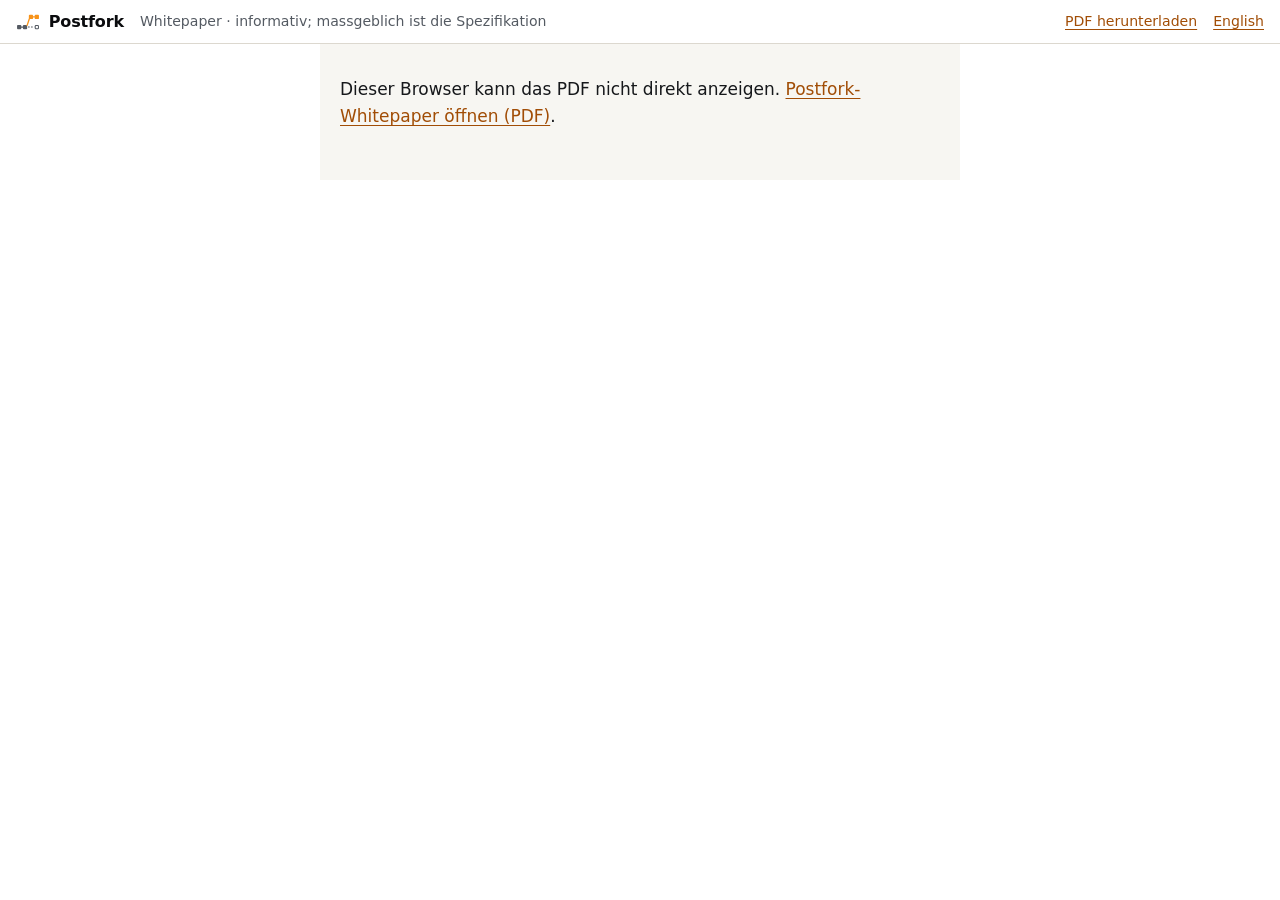
<file: de/white-paper/index.html>
<!doctype html>
<html lang="de">
<head>
<meta charset="utf-8" />
<meta name="viewport" content="width=device-width, initial-scale=1" />
<title>Postfork-Whitepaper — Bitcoin Core mit CTV und CSFS ab Genesis, gedeckt allein durch gepeggtes Bitcoin</title>
<meta name="description" content="Das Postfork-Whitepaper (informativ, PDF). Ein Design vor dem Start: Bitcoin Core mit BIP-119 und BIP-348 ab Genesis, und pBTC (Postfork), ein durch BitVM2 gedeckter Bitcoin-Peg." />
<meta name="robots" content="index, follow, max-image-preview:large" />
<meta name="theme-color" content="#0b0c0e" media="(prefers-color-scheme: dark)" />
<meta name="theme-color" content="#f7f6f2" media="(prefers-color-scheme: light)" />
<link rel="canonical" href="https://postfork.org/de/white-paper/" />
<link rel="alternate" hreflang="en" href="https://postfork.org/white-paper/" />
<link rel="alternate" hreflang="de" href="https://postfork.org/de/white-paper/" />
<link rel="alternate" hreflang="x-default" href="https://postfork.org/white-paper/" />
<link rel="icon" href="/favicon.svg" type="image/svg+xml" />
<link rel="sitemap" type="application/xml" href="/sitemap.xml" />
<link rel="stylesheet" href="/styles.css" />
<meta property="og:type" content="website" />
<meta property="og:site_name" content="Postfork" />
<meta property="og:title" content="Postfork-Whitepaper — Bitcoin Core mit CTV und CSFS ab Genesis, gedeckt allein durch gepeggtes Bitcoin" />
<meta property="og:description" content="Das Postfork-Whitepaper (informativ, PDF). Ein Design vor dem Start: Bitcoin Core mit BIP-119 und BIP-348 ab Genesis, und pBTC (Postfork), ein durch BitVM2 gedeckter Bitcoin-Peg." />
<meta property="og:url" content="https://postfork.org/de/white-paper/" />
<meta property="og:locale" content="de_DE" />
<meta property="og:locale:alternate" content="en_US" />
<meta property="og:image" content="https://postfork.org/og.jpg" />
<meta property="og:image:type" content="image/jpeg" />
<meta property="og:image:width" content="1200" />
<meta property="og:image:height" content="630" />
<meta property="og:image:alt" content="Postfork: Bitcoin Core mit CTV und CSFS ab Genesis. Designspezifikation, vor dem Start." />
<meta name="twitter:card" content="summary_large_image" />
<meta name="twitter:title" content="Postfork-Whitepaper — Bitcoin Core mit CTV und CSFS ab Genesis, gedeckt allein durch gepeggtes Bitcoin" />
<meta name="twitter:description" content="Das Postfork-Whitepaper (informativ, PDF). Ein Design vor dem Start: Bitcoin Core mit BIP-119 und BIP-348 ab Genesis, und pBTC (Postfork), ein durch BitVM2 gedeckter Bitcoin-Peg." />
<meta name="twitter:image" content="https://postfork.org/og.jpg" />
<meta name="twitter:image:alt" content="Postfork: Bitcoin Core mit CTV und CSFS ab Genesis. Designspezifikation, vor dem Start." />
</head>
<body class="paper-fallback">
<div class="paper-bar"><a class="brand" href="/de/"><svg viewBox="2 7 28 19" width="30" height="20" aria-hidden="true" focusable="false"><rect class="logo-base" x="3" y="20" width="5" height="5" rx="1"/><rect class="logo-base" x="10" y="20" width="5" height="5" rx="1"/><path class="logo-link" d="M8 22.5h2"/><path class="logo-ghost" d="M16 22.5h7.5"/><rect class="logo-ghost-box" x="24.6" y="20.6" width="3.8" height="3.8" rx="0.8"/><path class="logo-accent-link" d="M15 20.5L17.5 13"/><rect class="logo-accent" x="17" y="8" width="5" height="5" rx="1"/><path class="logo-accent-link" d="M22 10.5h2"/><rect class="logo-accent" x="24" y="8" width="5" height="5" rx="1"/></svg><span>Postfork</span></a><span class="muted">Whitepaper · informativ; massgeblich ist die Spezifikation</span><span class="spacer"></span><a href="/files/postfork-whitepaper.de.pdf" download>PDF herunterladen</a><a href="/white-paper/" hreflang="en" lang="en">English</a></div>
<main id="main" class="paper-main">
<h1 class="visually-hidden">Postfork-Whitepaper</h1>
<object data="/files/postfork-whitepaper.de.pdf" type="application/pdf" aria-label="Postfork-Whitepaper (PDF)">
  <div class="paper-alt"><p>Dieser Browser kann das PDF nicht direkt anzeigen. <a href="/files/postfork-whitepaper.de.pdf">Postfork-Whitepaper öffnen (PDF)</a>.</p></div>
</object>
</main>
</body>
</html>
</file>
<file: styles.css>
/*
 * Postfork website styles. One shared stylesheet, no build step, no external fonts.
 * Dark-first; light theme via prefers-color-scheme.
 *
 * Contrast (WCAG 2.x, measured on the page ground):
 *   dark  — text #e8eaed 16.2:1, muted #9ba4ae 7.8:1, accent #f7931a 8.5:1,
 *           branch #5eead4 13.2:1, button ink #111 on #f7931a 8.2:1
 *   light — text #16181b 16.5:1, muted #545a62 6.4:1, accent #a14d06 5.4:1,
 *           branch #0f766e 5.1:1
 *   focus ring (3px, offset from the element, so measured on the page ground):
 *   dark  — #ffffff on #0b0c0e 19.6:1; light — #16181b on #f7f6f2 16.5:1.
 *   Primary buttons add an inner #111 ring on #f7931a (8.2:1).
 */

:root {
  color-scheme: dark light;

  --bg: #0b0c0e;
  --surface: #14161a;
  --surface-2: #1b1e23;
  --line: #2a2e35;
  --line-strong: #3a3f48;
  --text: #e8eaed;
  --muted: #9ba4ae;
  --heading: #ffffff;
  --accent: #f7931a;
  --accent-fill: #f7931a;
  --accent-ink: #111111;
  --focus: #ffffff;
  --accent-soft: rgba(247, 147, 26, 0.12);
  --branch: #5eead4;
  --branch-soft: rgba(94, 234, 212, 0.1);
  --warn: #f2c14e;
  --warn-soft: rgba(242, 193, 78, 0.1);
  --code-bg: #101215;
  --shadow: 0 1px 0 rgba(255, 255, 255, 0.03) inset, 0 20px 40px -24px rgba(0, 0, 0, 0.8);
  --glow: radial-gradient(60% 80% at 75% 0%, rgba(247, 147, 26, 0.16), rgba(247, 147, 26, 0) 70%),
    radial-gradient(50% 60% at 10% 10%, rgba(94, 234, 212, 0.07), rgba(94, 234, 212, 0) 70%);

  --sans: system-ui, -apple-system, "Segoe UI", Roboto, "Helvetica Neue", Arial, sans-serif;
  --mono: ui-monospace, "SF Mono", SFMono-Regular, Menlo, Consolas, "Liberation Mono", monospace;

  --radius-s: 6px;
  --radius-m: 10px;
  --radius-l: 16px;
  --wrap: 1160px;
}

@media (prefers-color-scheme: light) {
  :root {
    --bg: #f7f6f2;
    --surface: #ffffff;
    --surface-2: #efede7;
    --line: #dcd8cf;
    --line-strong: #c4bfb4;
    --text: #16181b;
    --muted: #545a62;
    --heading: #0b0c0e;
    --accent: #a14d06;
    --accent-fill: #f7931a;
    --accent-ink: #111111;
    --focus: #16181b;
    --accent-soft: rgba(247, 147, 26, 0.14);
    --branch: #0f766e;
    --branch-soft: rgba(15, 118, 110, 0.08);
    --warn: #8a5a00;
    --warn-soft: rgba(242, 193, 78, 0.18);
    --code-bg: #f1efe9;
    --shadow: 0 1px 2px rgba(0, 0, 0, 0.04), 0 16px 32px -24px rgba(0, 0, 0, 0.25);
    --glow: radial-gradient(60% 80% at 75% 0%, rgba(247, 147, 26, 0.14), rgba(247, 147, 26, 0) 70%),
      radial-gradient(50% 60% at 10% 10%, rgba(15, 118, 110, 0.06), rgba(15, 118, 110, 0) 70%);
  }
}

*,
*::before,
*::after {
  box-sizing: border-box;
}

html {
  -webkit-text-size-adjust: 100%;
  text-size-adjust: 100%;
  scroll-padding-top: 5rem;
}

@media (prefers-reduced-motion: no-preference) {
  html {
    scroll-behavior: smooth;
  }
}

body {
  margin: 0;
  background: var(--bg);
  color: var(--text);
  font-family: var(--sans);
  font-size: 1.0625rem;
  line-height: 1.6;
  min-height: 100vh;
  display: flex;
  flex-direction: column;
}

main {
  flex: 1 0 auto;
}

img,
svg {
  max-width: 100%;
}

a {
  color: var(--accent);
  text-underline-offset: 0.18em;
  text-decoration-thickness: 1px;
}

a:hover {
  text-decoration-thickness: 2px;
}

:focus-visible {
  outline: 3px solid var(--focus);
  outline-offset: 3px;
  border-radius: 3px;
}

h1,
h2,
h3,
h4 {
  color: var(--heading);
  line-height: 1.2;
  letter-spacing: -0.01em;
  margin: 0 0 0.6em;
}

h1 {
  font-size: clamp(2.1rem, 4.6vw, 3.5rem);
  letter-spacing: -0.025em;
  font-weight: 700;
}

h2 {
  font-size: clamp(1.6rem, 3vw, 2.25rem);
  font-weight: 700;
}

h3 {
  font-size: 1.2rem;
  font-weight: 650;
}

p {
  margin: 0 0 1em;
}

code,
kbd,
.mono {
  font-family: var(--mono);
  font-size: 0.88em;
}

code {
  background: var(--code-bg);
  border: 1px solid var(--line);
  border-radius: 4px;
  padding: 0.05em 0.35em;
  white-space: nowrap;
}

pre code {
  white-space: pre;
  border: 0;
  padding: 0;
  background: none;
}

strong {
  color: var(--heading);
  font-weight: 650;
}

.skip {
  position: absolute;
  left: 1rem;
  top: -3rem;
  z-index: 100;
  background: var(--accent-fill);
  color: var(--accent-ink);
  padding: 0.5rem 0.9rem;
  border-radius: var(--radius-s);
  font-weight: 600;
  text-decoration: none;
}

.skip:focus {
  top: 0.75rem;
}

.visually-hidden {
  position: absolute !important;
  width: 1px;
  height: 1px;
  padding: 0;
  margin: -1px;
  overflow: hidden;
  clip: rect(0, 0, 0, 0);
  white-space: nowrap;
  border: 0;
}

.wrap {
  max-width: var(--wrap);
  margin: 0 auto;
  padding: 0 1.25rem;
}

/* ---------- Status strip ---------- */

.status-strip {
  background: var(--warn-soft);
  border-bottom: 1px solid var(--line);
  font-size: 0.86rem;
  color: var(--text);
}

.status-strip .wrap {
  padding-top: 0.45rem;
  padding-bottom: 0.45rem;
  display: flex;
  gap: 0.6rem;
  align-items: baseline;
  flex-wrap: wrap;
}

.status-strip .tag {
  font-family: var(--mono);
  font-size: 0.75rem;
  letter-spacing: 0.06em;
  text-transform: uppercase;
  color: var(--warn);
  font-weight: 700;
}

/* ---------- Header ---------- */

.site-header {
  position: sticky;
  top: 0;
  z-index: 50;
  background: color-mix(in srgb, var(--bg) 86%, transparent);
  -webkit-backdrop-filter: saturate(140%) blur(10px);
  backdrop-filter: saturate(140%) blur(10px);
  border-bottom: 1px solid var(--line);
}

.site-header .wrap {
  display: flex;
  align-items: center;
  gap: 1.25rem;
  min-height: 3.75rem;
  flex-wrap: wrap;
}

.brand {
  display: inline-flex;
  align-items: center;
  gap: 0.55rem;
  text-decoration: none;
  color: var(--heading);
  font-weight: 700;
  font-size: 1.12rem;
  letter-spacing: -0.01em;
}

.brand svg {
  width: 30px;
  height: auto;
  flex: none;
}

.site-nav {
  display: flex;
  gap: 0.25rem 1.1rem;
  flex-wrap: wrap;
  margin-left: auto;
  font-size: 0.93rem;
}

.site-nav a {
  color: var(--muted);
  text-decoration: none;
  padding: 0.35rem 0;
}

.site-nav a:hover,
.site-nav a[aria-current="page"] {
  color: var(--heading);
}

.site-nav a[aria-current="page"] {
  text-decoration: underline;
  text-underline-offset: 0.4em;
  text-decoration-color: var(--accent-fill);
  text-decoration-thickness: 2px;
}

.langs {
  font-family: var(--mono);
  font-size: 0.8rem;
  display: flex;
  gap: 0.35rem;
  align-items: center;
  color: var(--muted);
}

.langs a {
  color: var(--muted);
  text-decoration: none;
  padding: 0.2rem 0.35rem;
  border-radius: 4px;
  border: 1px solid transparent;
}

.langs a[aria-current="true"] {
  color: var(--heading);
  border-color: var(--line-strong);
}

@media (max-width: 760px) {
  .site-header {
    position: static;
  }

  .site-header .wrap {
    padding-top: 0.6rem;
    padding-bottom: 0.6rem;
    gap: 0.5rem 1rem;
  }

  .site-nav {
    order: 3;
    width: 100%;
    margin-left: 0;
    overflow-x: auto;
    flex-wrap: nowrap;
    padding-bottom: 0.2rem;
  }

  .site-nav a {
    white-space: nowrap;
  }

  .langs {
    margin-left: auto;
  }
}

/* ---------- Hero ---------- */

.hero {
  position: relative;
  border-bottom: 1px solid var(--line);
  background: var(--glow);
  overflow: hidden;
}

.hero .wrap {
  display: grid;
  grid-template-columns: minmax(0, 1.25fr) minmax(0, 1fr);
  gap: 3rem;
  align-items: center;
  padding-top: clamp(3rem, 7vw, 6rem);
  padding-bottom: clamp(3rem, 7vw, 5.5rem);
}

.eyebrow {
  font-family: var(--mono);
  font-size: 0.78rem;
  letter-spacing: 0.08em;
  text-transform: uppercase;
  color: var(--accent);
  margin: 0 0 1rem;
  font-weight: 600;
}

.hero .lede {
  font-size: clamp(1.08rem, 1.6vw, 1.25rem);
  color: var(--text);
  max-width: 40em;
}

.hero .lede-2 {
  color: var(--muted);
  max-width: 40em;
}

.hero h1 .hl {
  color: var(--accent);
}

.chips {
  list-style: none;
  display: flex;
  flex-wrap: wrap;
  gap: 0.5rem;
  padding: 0;
  margin: 1.4rem 0 1.8rem;
}

.chips li {
  font-family: var(--mono);
  font-size: 0.78rem;
  padding: 0.3rem 0.65rem;
  border: 1px solid var(--line-strong);
  border-radius: 999px;
  color: var(--text);
  background: var(--surface);
}

.chips li.open {
  border-color: var(--warn);
  color: var(--warn);
  background: var(--warn-soft);
}

.actions {
  display: flex;
  flex-wrap: wrap;
  gap: 0.75rem;
}

.btn {
  display: inline-flex;
  align-items: center;
  gap: 0.5rem;
  padding: 0.72rem 1.15rem;
  border-radius: var(--radius-m);
  font-weight: 650;
  font-size: 0.98rem;
  text-decoration: none;
  border: 1px solid transparent;
  line-height: 1.2;
}

.btn-primary {
  background: var(--accent-fill);
  color: var(--accent-ink);
}

.btn-primary:hover {
  filter: brightness(1.06);
}

.btn-primary:focus-visible {
  box-shadow: inset 0 0 0 2px var(--accent-ink);
}

.btn-ghost {
  border-color: var(--line-strong);
  color: var(--heading);
  background: var(--surface);
}

.btn-ghost:hover {
  border-color: var(--muted);
}

.btn small {
  font-weight: 500;
  opacity: 0.75;
  font-family: var(--mono);
  font-size: 0.75rem;
}

/* Spec card in the hero */

.spec-card {
  background: var(--surface);
  border: 1px solid var(--line);
  border-radius: var(--radius-l);
  box-shadow: var(--shadow);
  overflow: hidden;
}

.spec-card header {
  display: flex;
  align-items: center;
  justify-content: space-between;
  gap: 1rem;
  padding: 0.85rem 1.1rem;
  border-bottom: 1px solid var(--line);
  font-family: var(--mono);
  font-size: 0.78rem;
  color: var(--muted);
  background: var(--surface-2);
}

.spec-card header .dot {
  display: inline-block;
  width: 0.55rem;
  height: 0.55rem;
  border-radius: 50%;
  background: var(--warn);
  margin-right: 0.45rem;
  vertical-align: 0.05em;
}

.spec-card dl {
  margin: 0;
  display: grid;
  grid-template-columns: auto 1fr;
}

.spec-card dt,
.spec-card dd {
  margin: 0;
  padding: 0.62rem 1.1rem;
  border-bottom: 1px solid var(--line);
  font-size: 0.9rem;
}

.spec-card dt {
  font-family: var(--mono);
  font-size: 0.76rem;
  color: var(--muted);
  text-transform: uppercase;
  letter-spacing: 0.04em;
  padding-top: 0.75rem;
}

.spec-card dd {
  color: var(--heading);
}

.spec-card dd .note {
  display: block;
  color: var(--muted);
  font-size: 0.8rem;
}

.spec-card dt:nth-last-of-type(1),
.spec-card dd:nth-last-of-type(1) {
  border-bottom: 0;
}

.spec-card .open {
  color: var(--warn);
  font-weight: 650;
}

@media (max-width: 900px) {
  .hero .wrap {
    grid-template-columns: 1fr;
    gap: 2.5rem;
  }
}

/* ---------- Sections ---------- */

.section {
  padding: clamp(3.5rem, 7vw, 6rem) 0;
  border-bottom: 1px solid var(--line);
}

.section.alt {
  background: var(--surface);
}

.section-head {
  max-width: 46rem;
  margin-bottom: 2.5rem;
}

.section-head .kicker {
  font-family: var(--mono);
  font-size: 0.78rem;
  letter-spacing: 0.08em;
  text-transform: uppercase;
  color: var(--accent);
  margin: 0 0 0.75rem;
  font-weight: 600;
}

.section-head p {
  color: var(--muted);
  font-size: 1.08rem;
}

.prose {
  max-width: 46rem;
}

.prose p,
.prose li {
  color: var(--text);
}

.muted {
  color: var(--muted);
}

.small {
  font-size: 0.9rem;
}

.principle {
  margin: 0 0 2.5rem;
  padding: 1.6rem 1.75rem;
  border-left: 3px solid var(--accent-fill);
  background: var(--accent-soft);
  border-radius: 0 var(--radius-m) var(--radius-m) 0;
  font-size: clamp(1.15rem, 2vw, 1.4rem);
  line-height: 1.45;
  color: var(--heading);
  max-width: 52rem;
}

.principle p {
  margin: 0;
}

.principle cite {
  display: block;
  margin-top: 0.75rem;
  font-style: normal;
  font-family: var(--mono);
  font-size: 0.78rem;
  color: var(--muted);
}

.grid {
  display: grid;
  gap: 1.25rem;
}

.grid-2 {
  grid-template-columns: repeat(2, minmax(0, 1fr));
}

.grid-3 {
  grid-template-columns: repeat(3, minmax(0, 1fr));
}

.grid-4 {
  grid-template-columns: repeat(4, minmax(0, 1fr));
}

@media (max-width: 980px) {
  .grid-4 {
    grid-template-columns: repeat(2, minmax(0, 1fr));
  }
}

@media (max-width: 860px) {
  .grid-3 {
    grid-template-columns: 1fr;
  }
}

@media (max-width: 720px) {
  .grid-2,
  .grid-4 {
    grid-template-columns: 1fr;
  }
}

.card {
  background: var(--surface);
  border: 1px solid var(--line);
  border-radius: var(--radius-l);
  padding: 1.4rem 1.4rem 1.2rem;
}

.section.alt .card {
  background: var(--bg);
}

.card h3 {
  display: flex;
  align-items: center;
  gap: 0.6rem;
}

.card p:last-child,
.card ul:last-child {
  margin-bottom: 0;
}

.card p {
  color: var(--muted);
  font-size: 0.97rem;
}

.card .ico {
  width: 2rem;
  height: 2rem;
  flex: none;
  border-radius: 8px;
  display: inline-grid;
  place-items: center;
  background: var(--accent-soft);
  color: var(--accent);
  font-family: var(--mono);
  font-size: 0.8rem;
  font-weight: 700;
}

.card .ico.branch {
  background: var(--branch-soft);
  color: var(--branch);
}

.card .meta {
  font-family: var(--mono);
  font-size: 0.75rem;
  color: var(--muted);
  margin-top: 0.75rem;
}

.card .meta a {
  color: inherit;
  text-decoration: underline;
  text-underline-offset: 2px;
}

/* Is / is not list */

.isnot {
  list-style: none;
  margin: 0;
  padding: 0;
  border: 1px solid var(--line);
  border-radius: var(--radius-l);
  overflow: hidden;
}

.isnot li {
  display: grid;
  grid-template-columns: minmax(10rem, 0.8fr) 2fr;
  gap: 1rem;
  padding: 0.85rem 1.2rem;
  border-bottom: 1px solid var(--line);
  font-size: 0.95rem;
}

.isnot li:last-child {
  border-bottom: 0;
}

.isnot li > span:first-child {
  color: var(--heading);
  font-weight: 600;
}

.isnot li > span:last-child {
  color: var(--muted);
}

@media (max-width: 640px) {
  .isnot li {
    grid-template-columns: 1fr;
    gap: 0.2rem;
  }
}

/* Callouts */

.callout {
  border: 1px solid var(--line);
  border-radius: var(--radius-m);
  padding: 1.1rem 1.25rem;
  background: var(--surface);
  margin: 1.5rem 0;
}

.section.alt .callout {
  background: var(--bg);
}

.callout > :last-child {
  margin-bottom: 0;
}

.callout .label {
  display: block;
  font-family: var(--mono);
  font-size: 0.74rem;
  letter-spacing: 0.07em;
  text-transform: uppercase;
  margin-bottom: 0.4rem;
  font-weight: 700;
  color: var(--muted);
}

.callout.warn {
  border-color: color-mix(in srgb, var(--warn) 55%, var(--line));
  background: var(--warn-soft);
}

.callout.warn .label {
  color: var(--warn);
}

.callout.claim {
  border-color: color-mix(in srgb, var(--accent-fill) 55%, var(--line));
  background: var(--accent-soft);
}

.callout.claim .label {
  color: var(--accent);
}

.callout.verbatim p {
  font-style: italic;
}

/* Figures and diagrams */

figure {
  margin: 0;
}

.figure {
  background: var(--surface);
  border: 1px solid var(--line);
  border-radius: var(--radius-l);
  padding: 1.25rem;
  overflow-x: auto;
}

.section.alt .figure {
  background: var(--bg);
}

.figure svg {
  display: block;
  width: 100%;
  height: auto;
  min-width: 640px;
}

.figure.compact svg {
  min-width: 0;
}

.figure figcaption {
  margin-top: 0.9rem;
  font-size: 0.86rem;
  color: var(--muted);
}

.dg-text {
  fill: var(--text);
  font-family: var(--sans);
  font-size: 13px;
}

.dg-strong {
  fill: var(--heading);
  font-family: var(--sans);
  font-size: 14px;
  font-weight: 650;
}

.dg-small {
  fill: var(--muted);
  font-family: var(--sans);
  font-size: 11.5px;
}

.dg-mono {
  fill: var(--text);
  font-family: var(--mono);
  font-size: 12px;
}

.dg-mono-accent {
  fill: var(--accent);
  font-family: var(--mono);
  font-size: 12px;
  font-weight: 600;
}

.dg-lane-label {
  fill: var(--muted);
  font-family: var(--mono);
  font-size: 11px;
  letter-spacing: 0.08em;
  text-transform: uppercase;
}

.dg-step {
  fill: var(--accent-ink);
  font-family: var(--mono);
  font-size: 11px;
  font-weight: 700;
}

.dg-step-bg {
  fill: var(--accent-fill);
}

.dg-step-bg.branch {
  fill: var(--branch);
}

/* Light theme: the dark-teal branch circle needs light digits (#fff on #0f766e 5.5:1). */
@media (prefers-color-scheme: light) {
  .dg-step-bg.branch + .dg-step {
    fill: #ffffff;
  }
}

.dg-lane {
  fill: var(--surface-2);
  stroke: var(--line);
  stroke-width: 1;
}

.dg-box {
  fill: var(--surface);
  stroke: var(--line-strong);
  stroke-width: 1.2;
}

.section.alt .dg-box {
  fill: var(--bg);
}

.dg-box.accent {
  stroke: var(--accent-fill);
  stroke-width: 1.6;
}

.dg-box.branch {
  stroke: var(--branch);
  stroke-width: 1.6;
}

.dg-box.ghost {
  stroke-dasharray: 5 4;
  fill: none;
}

.dg-block {
  fill: var(--line-strong);
}

.dg-block.accent {
  fill: var(--accent-fill);
}

.dg-block.ghost {
  fill: none;
  stroke: var(--line-strong);
  stroke-dasharray: 3 3;
  stroke-width: 1.2;
}

.dg-line {
  stroke: var(--muted);
  stroke-width: 1.4;
  fill: none;
}

.dg-line.accent {
  stroke: var(--accent-fill);
}

.dg-line.branch {
  stroke: var(--branch);
}

.dg-line.dash {
  stroke-dasharray: 5 4;
}

.dg-head {
  fill: var(--muted);
}

.dg-head.accent {
  fill: var(--accent-fill);
}

.dg-head.branch {
  fill: var(--branch);
}

/* Steps */

.steps {
  list-style: none;
  counter-reset: step;
  margin: 0;
  padding: 0;
  display: grid;
  gap: 0.85rem;
}

.steps li {
  counter-increment: step;
  position: relative;
  padding: 0.1rem 0 0 2.6rem;
  color: var(--text);
  font-size: 0.97rem;
}

.steps li::before {
  content: counter(step);
  position: absolute;
  left: 0;
  top: 0;
  width: 1.75rem;
  height: 1.75rem;
  border-radius: 50%;
  display: grid;
  place-items: center;
  font-family: var(--mono);
  font-size: 0.8rem;
  font-weight: 700;
  background: var(--accent-soft);
  color: var(--accent);
  border: 1px solid color-mix(in srgb, var(--accent-fill) 50%, transparent);
}

.steps.branch li::before {
  background: var(--branch-soft);
  color: var(--branch);
  border-color: color-mix(in srgb, var(--branch) 50%, transparent);
}

.steps li strong {
  display: block;
}

/* Checklist and lists */

.ticks {
  list-style: none;
  margin: 0;
  padding: 0;
}

.ticks li {
  position: relative;
  padding-left: 1.6rem;
  margin-bottom: 0.55rem;
  color: var(--text);
}

.ticks li::before {
  content: "";
  position: absolute;
  left: 0.15rem;
  top: 0.62em;
  width: 0.55rem;
  height: 0.55rem;
  border-radius: 2px;
  background: var(--accent-fill);
}

.ticks.branch li::before {
  background: var(--branch);
}

/* Tables */

.table-wrap {
  overflow-x: auto;
  border: 1px solid var(--line);
  border-radius: var(--radius-m);
  background: var(--surface);
}

.section.alt .table-wrap {
  background: var(--bg);
}

table {
  width: 100%;
  border-collapse: collapse;
  font-size: 0.92rem;
}

th,
td {
  text-align: left;
  vertical-align: top;
  padding: 0.7rem 0.9rem;
  border-bottom: 1px solid var(--line);
}

thead th {
  font-family: var(--mono);
  font-size: 0.74rem;
  letter-spacing: 0.05em;
  text-transform: uppercase;
  color: var(--muted);
  font-weight: 600;
  background: var(--surface-2);
  white-space: nowrap;
}

tbody tr:last-child th,
tbody tr:last-child td {
  border-bottom: 0;
}

tbody th {
  color: var(--heading);
  font-weight: 650;
  white-space: nowrap;
}

td.verdict-good {
  color: var(--branch);
  font-weight: 600;
}

td.verdict-bad {
  color: var(--warn);
  font-weight: 600;
}

caption {
  caption-side: bottom;
  text-align: left;
  padding: 0.7rem 0.9rem;
  font-size: 0.84rem;
  color: var(--muted);
}

/* Details / disclosure */

details.more {
  border: 1px solid var(--line);
  border-radius: var(--radius-m);
  background: var(--surface);
  margin-top: 1.25rem;
}

.section.alt details.more {
  background: var(--bg);
}

details.more > summary {
  cursor: pointer;
  padding: 0.9rem 1.15rem;
  font-weight: 650;
  color: var(--heading);
  list-style: none;
  display: flex;
  align-items: center;
  justify-content: space-between;
  gap: 1rem;
}

details.more > summary::-webkit-details-marker {
  display: none;
}

details.more > summary::after {
  content: "+";
  font-family: var(--mono);
  color: var(--accent);
  font-size: 1.1rem;
}

details.more[open] > summary::after {
  content: "\2212";
}

details.more > .body {
  padding: 0 1.15rem 1.15rem;
}

details.more .table-wrap {
  border-radius: var(--radius-s);
}

/* Gates */

.gates {
  list-style: none;
  margin: 0;
  padding: 0;
  display: grid;
  gap: 0.75rem;
}

.gates li {
  display: grid;
  grid-template-columns: 3.2rem 1fr auto;
  gap: 1rem;
  align-items: start;
  padding: 1rem 1.15rem;
  border: 1px solid var(--line);
  border-radius: var(--radius-m);
  background: var(--surface);
}

.section.alt .gates li {
  background: var(--bg);
}

.gates .id {
  font-family: var(--mono);
  font-weight: 700;
  color: var(--heading);
  font-size: 0.95rem;
}

.gates .what strong {
  display: block;
}

.gates .what span {
  color: var(--muted);
  font-size: 0.9rem;
}

.badge {
  font-family: var(--mono);
  font-size: 0.72rem;
  letter-spacing: 0.05em;
  text-transform: uppercase;
  padding: 0.22rem 0.55rem;
  border-radius: 999px;
  border: 1px solid var(--line-strong);
  color: var(--muted);
  white-space: nowrap;
  font-weight: 600;
}

.badge.cleared {
  color: var(--branch);
  border-color: color-mix(in srgb, var(--branch) 60%, transparent);
  background: var(--branch-soft);
}

.badge.open {
  color: var(--warn);
  border-color: color-mix(in srgb, var(--warn) 60%, transparent);
  background: var(--warn-soft);
}

@media (max-width: 560px) {
  .gates li {
    grid-template-columns: 2.6rem 1fr;
  }

  .gates .badge {
    grid-column: 2;
    justify-self: start;
  }
}

/* Link list */

.links {
  list-style: none;
  margin: 0;
  padding: 0;
  display: grid;
  gap: 0.5rem;
}

.links a {
  word-break: break-word;
}

/* Code panel */

.code {
  background: var(--code-bg);
  border: 1px solid var(--line);
  border-radius: var(--radius-m);
  padding: 0.9rem 1rem;
  font-family: var(--mono);
  font-size: 0.86rem;
  overflow-x: auto;
  margin: 0 0 1rem;
  color: var(--text);
}

.code .c {
  color: var(--muted);
}

.code .k {
  color: var(--accent);
  font-weight: 600;
}

/* ---------- FAQ ---------- */

.page-head {
  border-bottom: 1px solid var(--line);
  background: var(--glow);
}

.page-head .wrap {
  padding-top: clamp(2.5rem, 6vw, 4.5rem);
  padding-bottom: clamp(2rem, 5vw, 3.5rem);
}

.page-head .lede {
  color: var(--muted);
  max-width: 44rem;
  font-size: 1.1rem;
}

.faq-layout {
  display: grid;
  grid-template-columns: 16rem minmax(0, 1fr);
  gap: 3rem;
  padding-top: 3rem;
  padding-bottom: 4rem;
}

.faq-toc {
  position: sticky;
  top: 5rem;
  align-self: start;
  font-size: 0.88rem;
}

.faq-toc h2 {
  font-family: var(--mono);
  font-size: 0.74rem;
  letter-spacing: 0.08em;
  text-transform: uppercase;
  color: var(--muted);
  font-weight: 600;
}

.faq-toc ol {
  margin: 0;
  padding-left: 1.2rem;
  display: grid;
  gap: 0.35rem;
  color: var(--muted);
}

.faq-toc a {
  color: var(--text);
  text-decoration: none;
}

.faq-toc a:hover {
  color: var(--accent);
  text-decoration: underline;
}

@media (max-width: 900px) {
  .faq-layout {
    grid-template-columns: 1fr;
    gap: 2rem;
  }

  .faq-toc {
    position: static;
  }
}

.faq-item {
  padding: 0 0 2rem;
  margin: 0 0 2rem;
  border-bottom: 1px solid var(--line);
  max-width: 46rem;
}

.faq-item:last-child {
  border-bottom: 0;
}

.faq-item h2 {
  font-size: 1.35rem;
  display: flex;
  gap: 0.5rem;
  align-items: baseline;
}

.faq-item p,
.faq-item li {
  color: var(--text);
}

.faq-item ul,
.faq-item ol {
  padding-left: 1.25rem;
}

.faq-item li {
  margin-bottom: 0.35rem;
}

.faq-item .short {
  font-size: 1.1rem;
  color: var(--heading);
}

.copy-link {
  flex: none;
  width: 1.4rem;
  height: 1.4rem;
  display: inline-grid;
  place-items: center;
  border-radius: 4px;
  color: var(--muted);
  text-decoration: none;
  font-family: var(--mono);
  font-size: 0.9rem;
  font-weight: 400;
}

.copy-link::before {
  content: "#";
}

.copy-link:hover,
.copy-link:focus-visible {
  color: var(--accent);
}

.copy-link[data-state="copied"]::before {
  content: "\2713";
  color: var(--branch);
}

/* ---------- Footer ---------- */

.site-footer {
  font-size: 0.9rem;
  color: var(--muted);
  padding: 3rem 0 2.5rem;
}

.site-footer .cols {
  display: grid;
  grid-template-columns: 1.6fr 1fr 1fr;
  gap: 2rem;
}

.site-footer h2 {
  font-family: var(--mono);
  font-size: 0.74rem;
  letter-spacing: 0.08em;
  text-transform: uppercase;
  color: var(--muted);
  font-weight: 600;
  margin-bottom: 0.8rem;
}

.site-footer ul {
  list-style: none;
  margin: 0;
  padding: 0;
  display: grid;
  gap: 0.4rem;
}

.site-footer a {
  color: var(--text);
  text-decoration: none;
}

.site-footer a:hover {
  color: var(--accent);
  text-decoration: underline;
}

.site-footer .fine {
  margin-top: 2.5rem;
  padding-top: 1.25rem;
  border-top: 1px solid var(--line);
  font-size: 0.82rem;
}

@media (max-width: 760px) {
  .site-footer .cols {
    grid-template-columns: 1fr;
  }
}

/* ---------- Paper fallback and 404 ---------- */

.paper-fallback {
  margin: 0;
  height: 100vh;
  display: flex;
  flex-direction: column;
}

.paper-fallback .paper-bar {
  display: flex;
  gap: 1rem;
  align-items: center;
  flex-wrap: wrap;
  padding: 0.55rem 1rem;
  border-bottom: 1px solid var(--line);
  font-size: 0.88rem;
  background: var(--surface);
}

.paper-fallback .paper-bar .brand {
  font-size: 1rem;
}

.paper-fallback .paper-bar .brand svg {
  width: 24px;
  height: auto;
}

.paper-fallback .paper-bar .spacer {
  margin-left: auto;
}

.paper-fallback .paper-main {
  flex: 1 1 auto;
  display: flex;
  flex-direction: column;
  min-height: 0;
}

.paper-fallback object {
  flex: 1 1 auto;
  width: 100%;
  border: 0;
  background: #ffffff;
}

.paper-fallback .paper-alt {
  padding: 2rem 1.25rem;
  max-width: 40rem;
  margin: 0 auto;
  color: var(--text);
  background: var(--bg);
}

.notfound {
  padding: clamp(4rem, 10vw, 8rem) 0;
}

@media print {
  .site-header,
  .status-strip,
  .site-footer,
  .actions {
    display: none;
  }

  body {
    background: #ffffff;
    color: #000000;
  }
}

/* ---------- Logo (inline SVG) ---------- */

.logo-base {
  fill: var(--muted);
}

.logo-link {
  stroke: var(--muted);
  stroke-width: 1.6;
  fill: none;
  stroke-linecap: round;
}

.logo-ghost {
  fill: none;
  stroke: var(--muted);
  stroke-width: 1.2;
  stroke-dasharray: 2 1.6;
}

.logo-ghost-box {
  fill: none;
  stroke: var(--muted);
  stroke-width: 1.2;
}

.logo-accent {
  fill: var(--accent-fill);
}

.logo-accent-link {
  stroke: var(--accent-fill);
  stroke-width: 1.6;
  fill: none;
  stroke-linecap: round;
}

/* ---------- Flow spacing inside sections ---------- */

.section > .wrap > * + * {
  margin-top: 2rem;
}

.section > .wrap > h3 {
  margin-top: 3rem;
}

.card .steps + p,
.card ol + p {
  margin-top: 1.1rem;
}

.callout ol {
  padding-left: 1.25rem;
}

.callout ol li {
  margin-bottom: 0.45rem;
}
</file>
